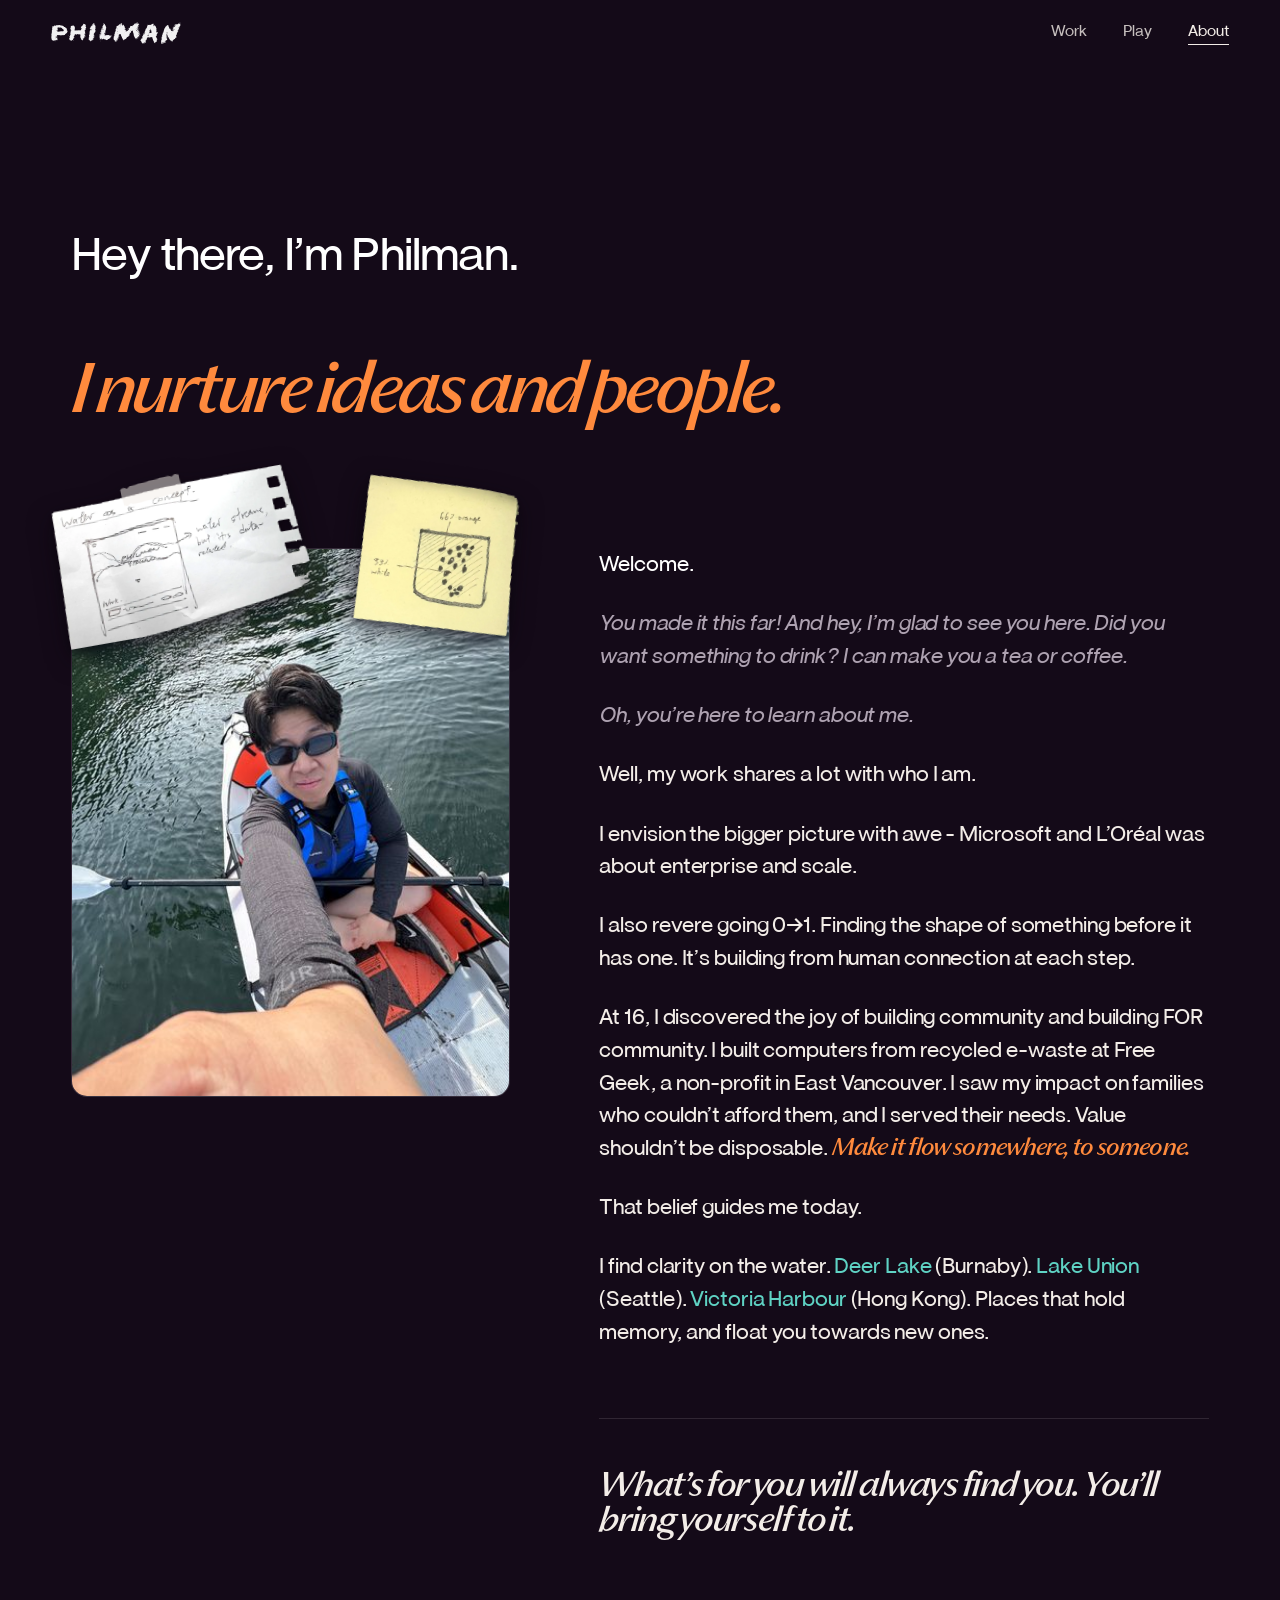
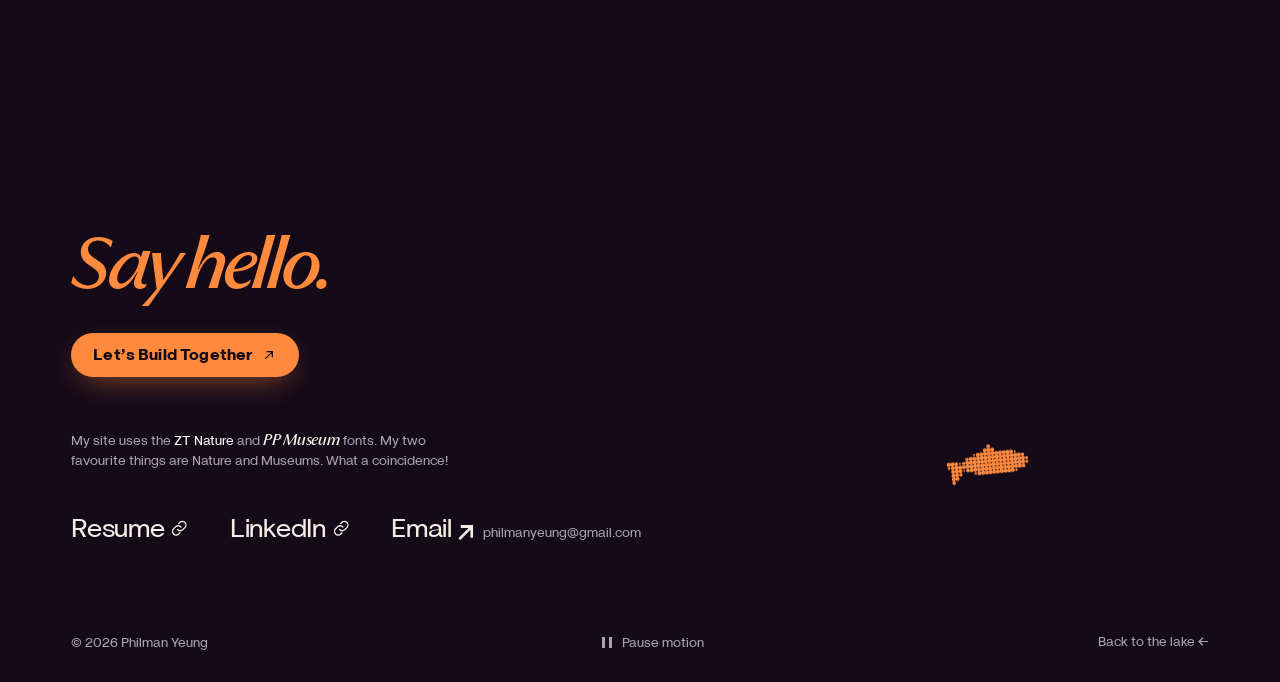
<file: about.html>
<!DOCTYPE html>
<html lang="en">
<head>
<meta charset="utf-8">
<meta name="viewport" content="width=device-width, initial-scale=1">
<meta name="theme-color" content="#140a18">
<title>About · Philman Yeung</title>
<meta name="description" content="a Product Manager that nurtures ideas and people">
<meta property="og:type" content="website">
<meta property="og:site_name" content="Philman Yeung">
<meta property="og:title" content="About · Philman Yeung">
<meta property="og:description" content="a Product Manager that nurtures ideas and people">
<meta name="twitter:card" content="summary">
<meta name="twitter:title" content="About · Philman Yeung">
<meta name="twitter:description" content="a Product Manager that nurtures ideas and people">
<script>try{var fl=null;try{fl=sessionStorage.getItem("flow")}catch(e){}if(!fl&&/^flow:/.test(window.name))fl=window.name.slice(5);if(fl&&window.name!=="peek"){window.__flow=fl;document.documentElement.className+=" flow-in";document.write('<style id="flow-cover">html.flow-in body>*:not(.flow-cv){transform:translateY(-12px)}html.flow-in body::before{content:"";position:fixed;inset:0;z-index:299;background:radial-gradient(circle,rgba(26,163,157,.42) 0 1.4px,transparent 1.9px) 0 0/14px 24.25px,radial-gradient(circle,rgba(26,163,157,.42) 0 1.4px,transparent 1.9px) 7px 12.12px/14px 24.25px,#140a18}</style>')}}catch(e){}</script>
<link rel="icon" href="favicon.svg" type="image/svg+xml">
<link rel="icon" href="favicon-32.png" sizes="32x32" type="image/png">
<link rel="apple-touch-icon" href="apple-touch-icon.png">
<link rel="preload" href="/fonts/ZTNature-Regular.woff2" as="font" type="font/woff2" crossorigin>
<link rel="preload" href="/fonts/PPMuseum-Italic.woff2" as="font" type="font/woff2" crossorigin>
<link rel="alternate" type="text/markdown" href="/llms.txt" title="Summary for AI assistants">
<script src="/motion.js"></script>
<link rel="stylesheet" href="/tokens.css">
<link rel="stylesheet" href="/styles.css">
<script src="/posthog.js"></script>
</head>
<body class="page-about">
<a class="skip" href="#story">Skip to the story</a>
<div id="progress" aria-hidden="true"></div>

<header class="nav">
  <a class="brand sig" href="/"><img src="/logo.svg" width="3029" height="513" alt="Philman Yeung"></a>
  <nav aria-label="Sections">
    <a href="/#work">Work</a>
    <a href="/#play">Play</a>
    <a href="/about" aria-current="page">About</a>
  </nav>
</header>

<main>
  <section class="ab-head wrap" aria-labelledby="ab-name">
    <h1 class="ab-name" id="ab-name" data-split>Hey there, I’m Philman.</h1>
    <p class="ab-claim" data-split><em>I nurture ideas and people.</em></p>
  </section>

  <section class="ab-body wrap" id="story" aria-label="About Philman">
    <figure class="portrait rv" id="portrait" data-src="about/portrait.jpg">
      <canvas id="portrait-dots" aria-hidden="true"></canvas>
      <button type="button" class="pnote pn-sketch" style="--i:0">
        <span class="pn-paper"><img src="/about/note-hero.webp" width="900" height="519" alt="" draggable="false"></span>
        <span class="pn-cap">The Hero Section of this Portfolio started as ultra lo-fi sketches.</span>
      </button>
      <button type="button" class="pnote pn-sticky" style="--i:1">
        <span class="pn-paper"><img src="/about/note-favicon.webp" width="640" height="589" alt="" draggable="false"></span>
        <span class="pn-cap">My Favicon as a sticky-note sketch.</span>
      </button>
      <figcaption class="portrait-note">Portrait coming soon</figcaption>
    </figure>

    <div class="ab-text">
      <p class="ab-welcome rv">Welcome.</p>
      <p class="ab-soft rv">You made it this far! And hey, I’m glad to see you here. Did you want something to drink? I can make you a tea or coffee.</p>
      <p class="ab-soft rv">Oh, you’re here to learn about me.</p>
      <p class="rv">Well, my work shares a lot with who I am.</p>
      <p class="rv">I envision the bigger picture with awe - Microsoft and L’Oréal was about enterprise and scale.</p>
      <p class="rv">I also revere going 0→1. Finding the shape of something before it has one. It’s building from human connection at each step.</p>
      <p class="rv">At 16, I discovered the joy of building community and building FOR community. I built computers from recycled e-waste at Free Geek, a non-profit in East Vancouver. I saw my impact on families who couldn’t afford them, and I served their needs. Value shouldn’t be disposable. <span class="flow">Make it flow somewhere, to someone.</span></p>
      <p class="rv">That belief guides me today.</p>
      <p class="rv">I find clarity on the water. <span class="ab-place">Deer Lake</span> (Burnaby). <span class="ab-place">Lake Union</span> (Seattle). <span class="ab-place">Victoria Harbour</span> (Hong Kong). Places that hold memory, and float you towards new ones.</p>
      <p class="ab-close rv">What’s for you will always find you. You’ll bring yourself to it.</p>
    </div>
  </section>

  <section class="section about ab-end" id="about" aria-labelledby="about-h">
    <canvas class="heron" id="heron" aria-hidden="true"></canvas>
    <button type="button" class="fish-bait" id="fish" aria-label="A fish swimming. Hover it, or press Enter, and a heron swoops down to catch it."></button>
    <div class="wrap">
      <h2 class="sec" id="about-h" data-split><em>Say hello.</em></h2>
      <a class="book say-book" id="book" href="https://calendly.com/philmanyeung/30min" target="_blank" rel="noopener" data-tip="Clicking will open a new tab for Philman’s Calend.ly">Let’s Build Together
        <svg viewBox="0 0 24 24" width="16" height="16" fill="none" stroke="currentColor" stroke-width="1.8" stroke-linecap="round" aria-hidden="true"><path d="M7 17L17 7M9 7h8v8"/></svg>
      </a>
      <p class="ab-fn">My site uses the <span class="fn-sans">ZT Nature</span> and <span class="fn-ser">PP Museum</span> fonts. My two favourite things are Nature and Museums. What a coincidence!</p>
      <ul class="links" id="links"></ul>
    </div>
  </section>
</main>

<footer class="foot wrap">
  <span id="copy"></span>
  <button type="button" class="ctl" data-motion-toggle aria-pressed="false"><span class="pz" aria-hidden="true"></span>Pause motion</button>
  <a href="/">Back to the lake <span aria-hidden="true">&larr;</span></a>
</footer>


<noscript><p class="wrap"><a href="/">Home</a> · <a href="https://www.linkedin.com/in/philmanyeung/">LinkedIn</a> · <a href="mailto:philmanyeung@gmail.com">philmanyeung@gmail.com</a></p></noscript>

<script src="flow.js"></script>
<script src="data.js"></script>
<script src="about.js"></script>
<script src="heron.js"></script>
</body>
</html>
</file>
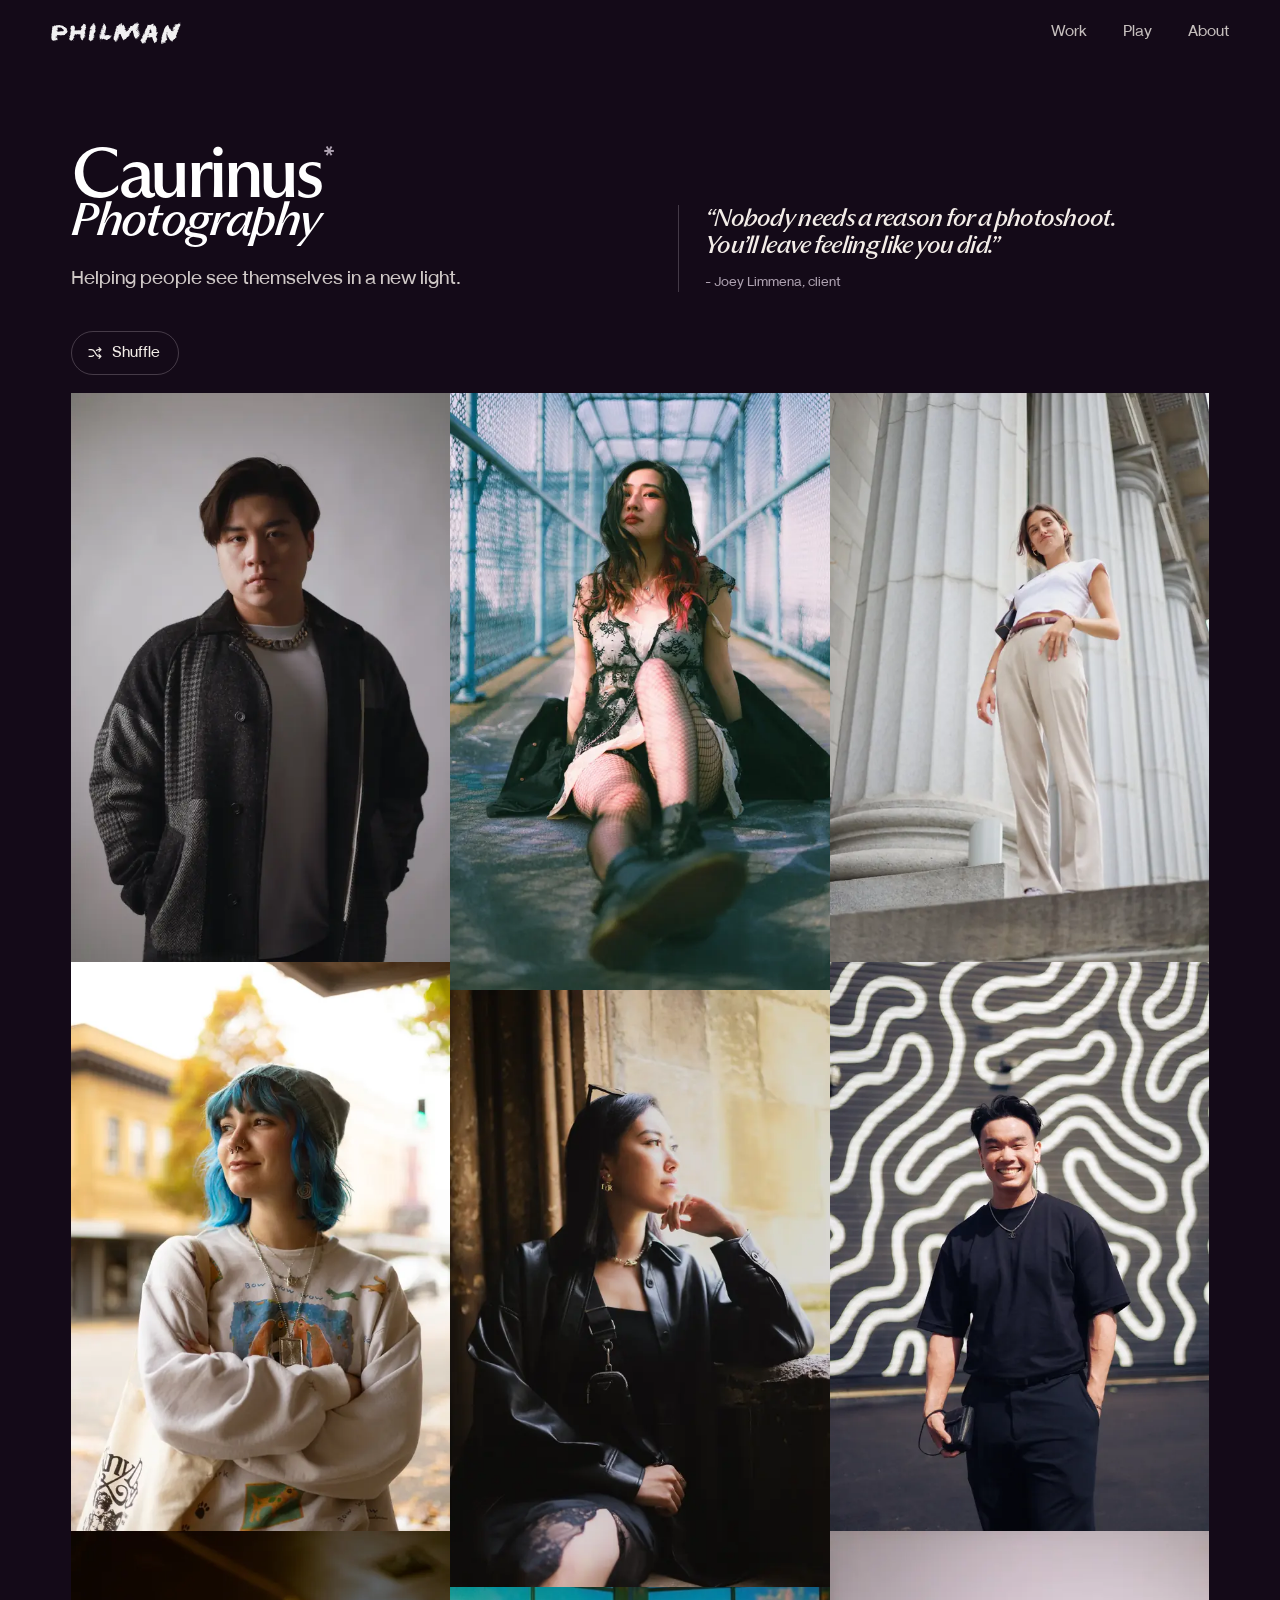
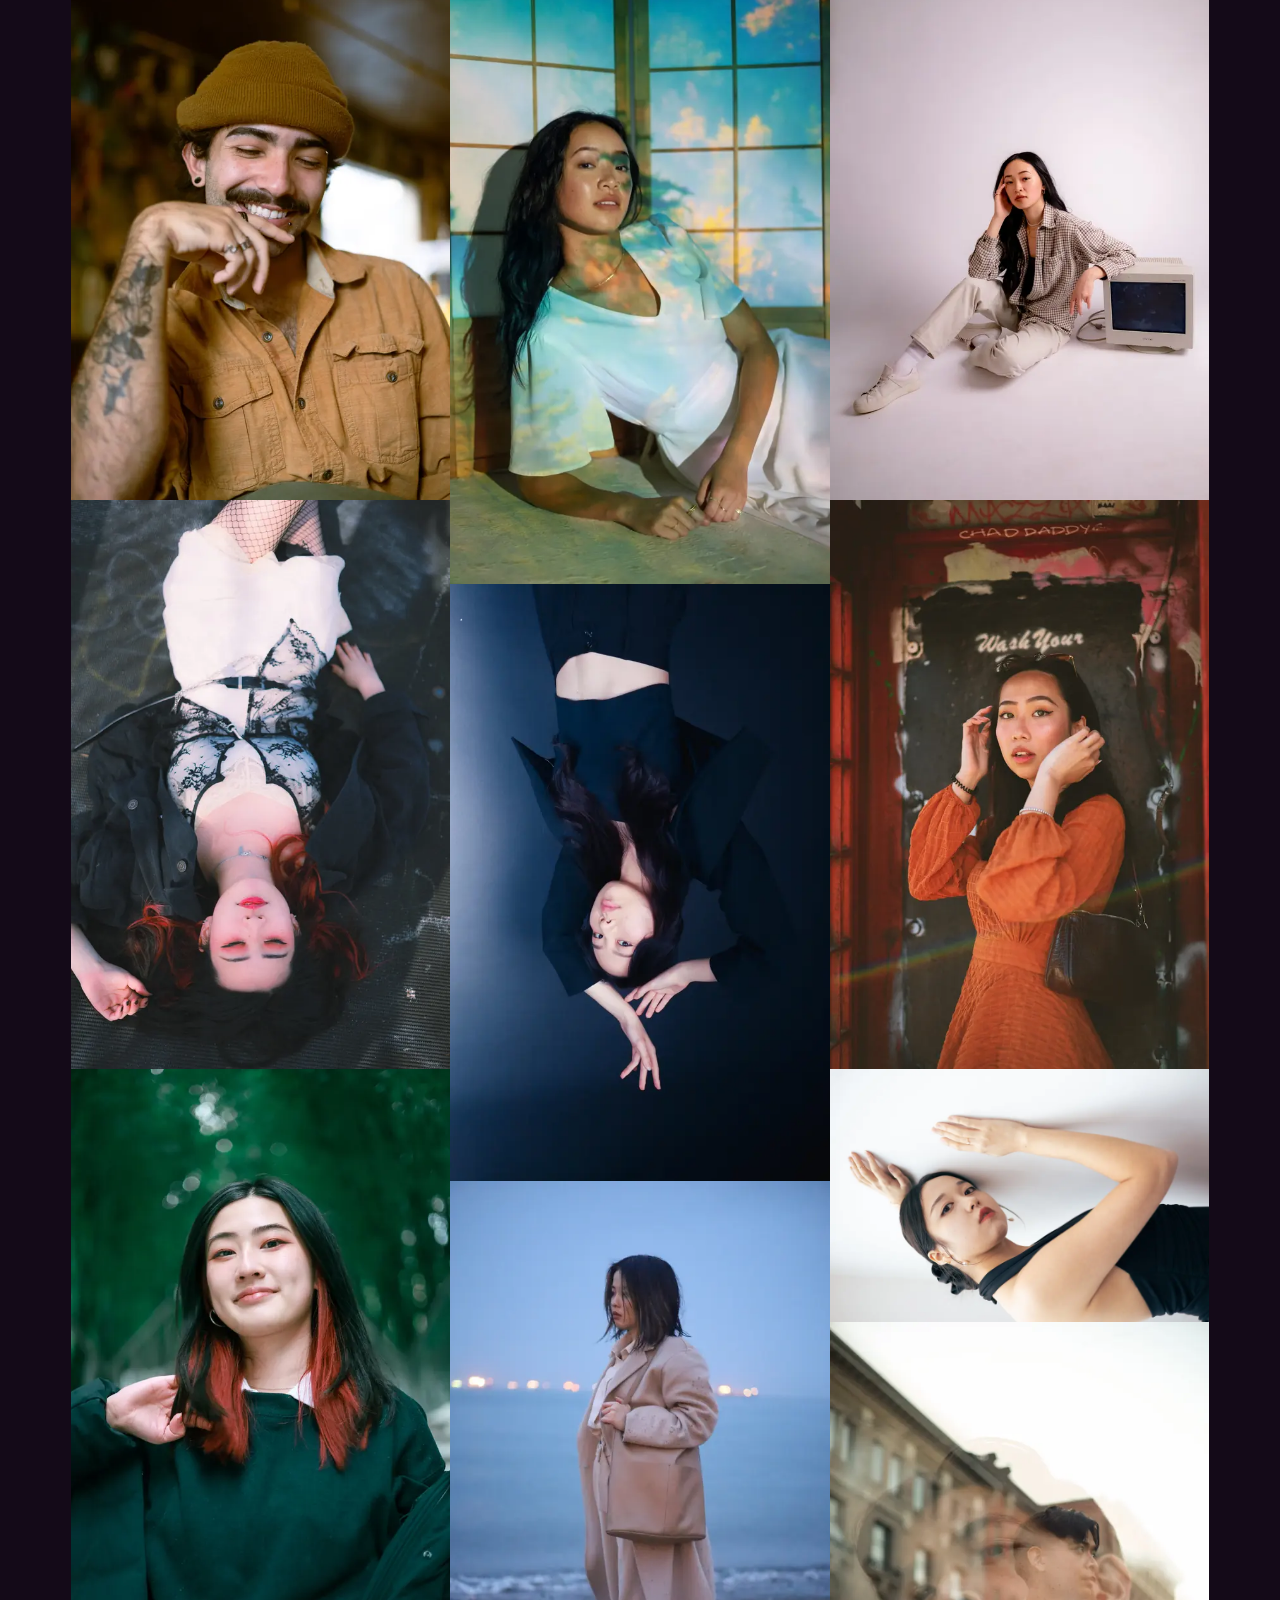
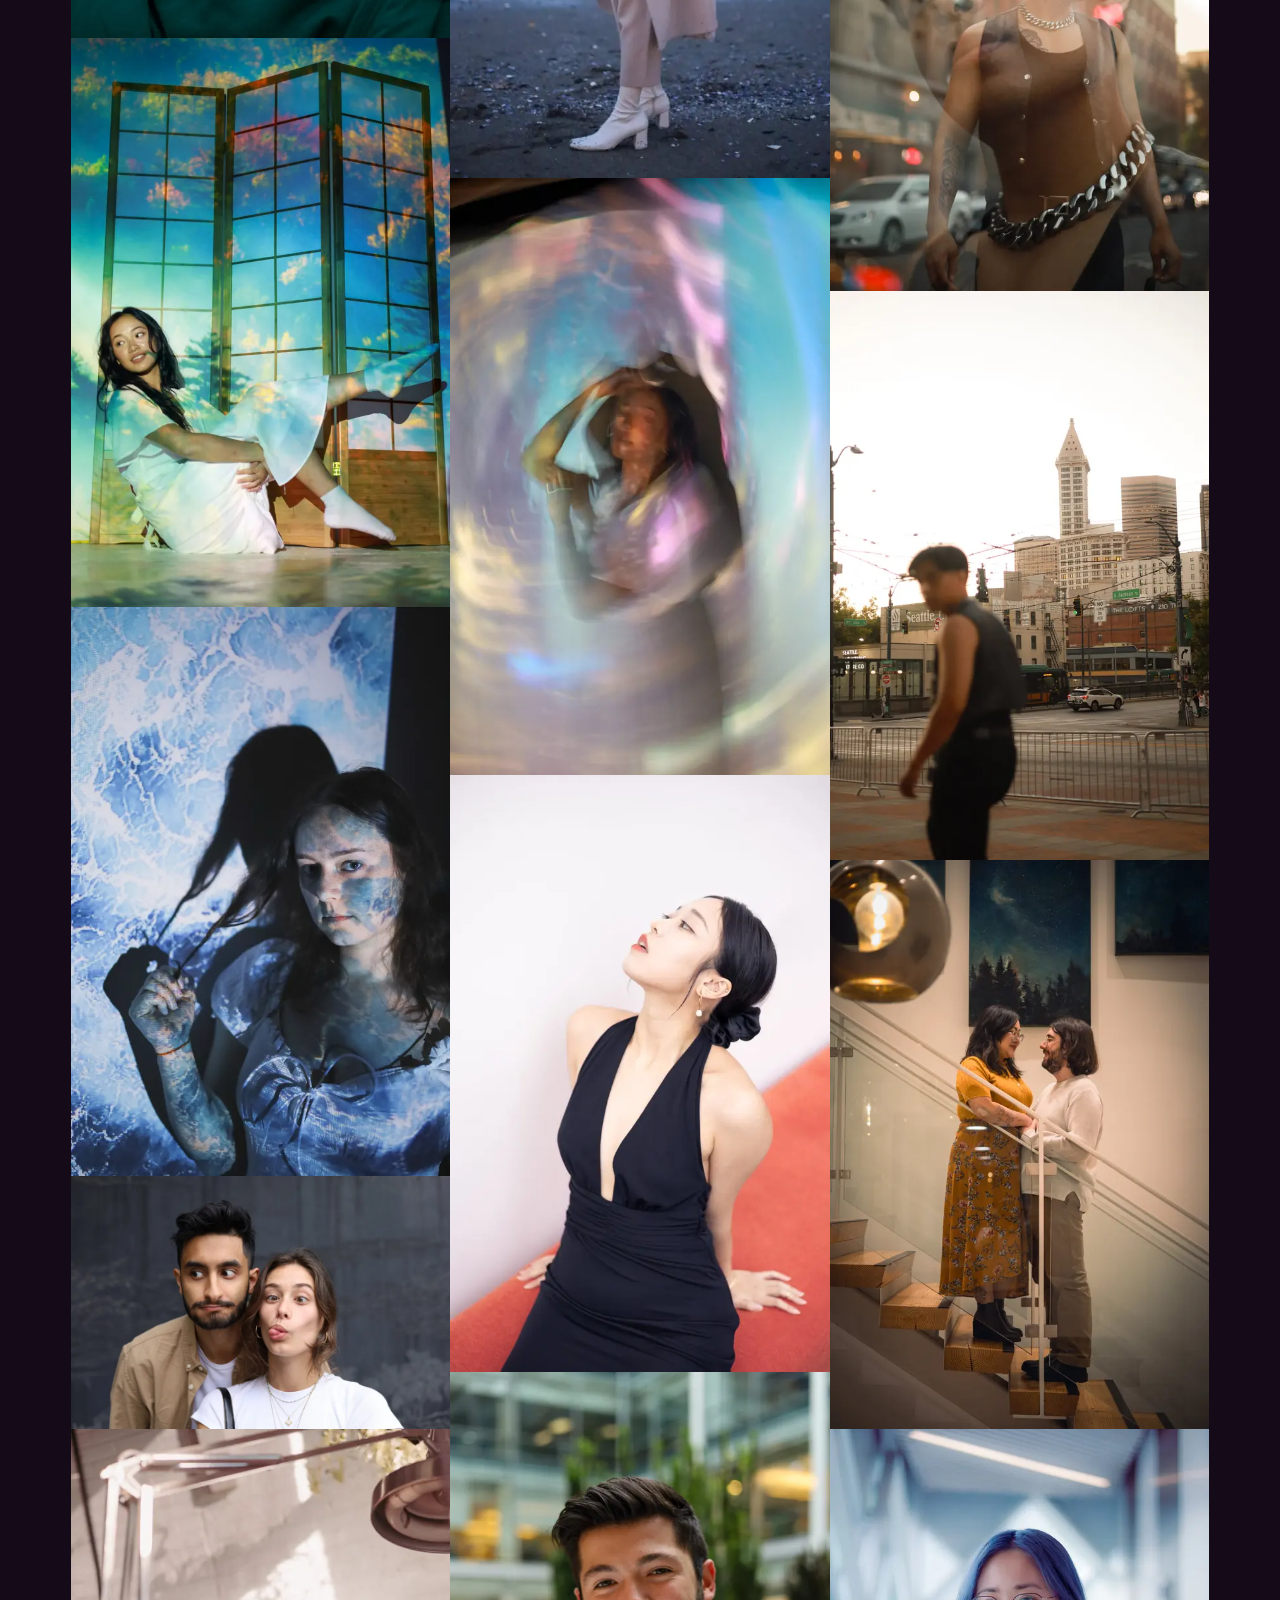
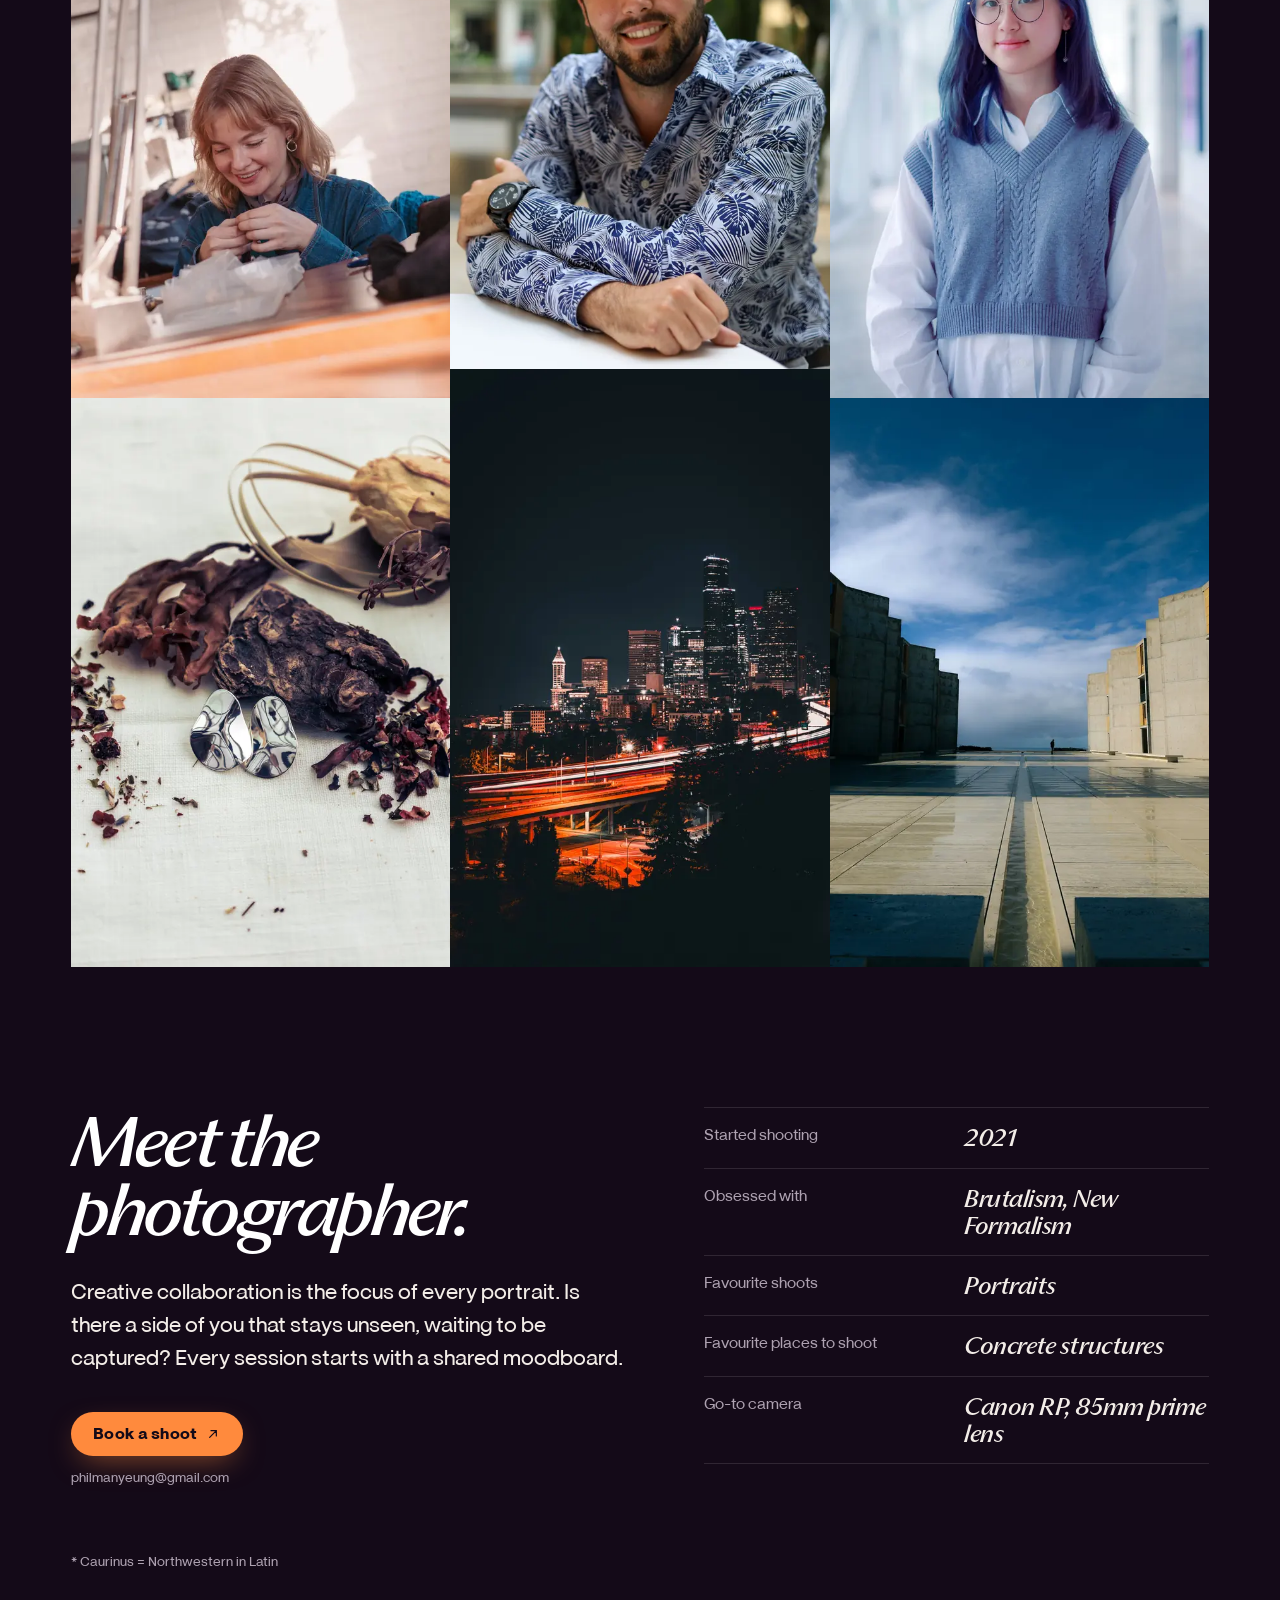
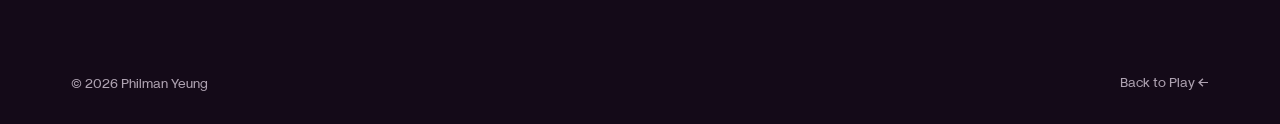
<file: photography.html>
<!DOCTYPE html>
<html lang="en">
<head>
<meta charset="utf-8">
<meta name="viewport" content="width=device-width, initial-scale=1">
<meta name="theme-color" content="#140a18">
<title>Caurinus Photography · Philman Yeung</title>
<meta name="description" content="Caurinus Photography: portraits by Philman Yeung. Helping people see themselves in a new light.">
<meta property="og:type" content="website">
<meta property="og:site_name" content="Philman Yeung">
<meta property="og:title" content="Caurinus Photography · Philman Yeung">
<meta property="og:description" content="Caurinus Photography: portraits by Philman Yeung. Helping people see themselves in a new light.">
<meta property="og:url" content="https://philmanyeung.com/photography">
<link rel="canonical" href="https://philmanyeung.com/photography">
<meta name="twitter:card" content="summary">
<script>try{var fl=null;try{fl=sessionStorage.getItem("flow")}catch(e){}if(!fl&&/^flow:/.test(window.name))fl=window.name.slice(5);if(fl&&window.name!=="peek"){window.__flow=fl;document.documentElement.className+=" flow-in";document.write('<style id="flow-cover">html.flow-in body>*:not(.flow-cv){transform:translateY(-12px)}html.flow-in body::before{content:"";position:fixed;inset:0;z-index:299;background:radial-gradient(circle,rgba(26,163,157,.42) 0 1.4px,transparent 1.9px) 0 0/14px 24.25px,radial-gradient(circle,rgba(26,163,157,.42) 0 1.4px,transparent 1.9px) 7px 12.12px/14px 24.25px,#140a18}</style>')}}catch(e){}</script>
<link rel="icon" href="/favicon.svg" type="image/svg+xml">
<link rel="icon" href="/favicon-32.png" sizes="32x32" type="image/png">
<link rel="apple-touch-icon" href="/apple-touch-icon.png">
<link rel="preload" href="/fonts/ZTNature-Regular.woff2" as="font" type="font/woff2" crossorigin>
<link rel="preload" href="/fonts/PPMuseum-Italic.woff2" as="font" type="font/woff2" crossorigin>
<link rel="alternate" type="text/markdown" href="/llms.txt" title="Summary for AI assistants">
<link rel="stylesheet" href="/tokens.css">
<link rel="stylesheet" href="/styles.css">
<script src="/posthog.js"></script>
</head>
<body class="page-photo">
<a class="skip" href="#gallery">Skip to the photos</a>
<div id="progress" aria-hidden="true"></div>

<header class="nav">
  <a class="brand sig" href="/"><img src="/logo.svg" width="3029" height="513" alt="Philman Yeung"></a>
  <nav aria-label="Sections">
    <a href="/#work">Work</a>
    <a href="/#play">Play</a>
    <a href="/about">About</a>
  </nav>
</header>

<main>
  <section class="ph-head wrap" aria-labelledby="ph-title">
    <h1 class="ph-lockup rv" id="ph-title">
      <span class="lk-a">Caurinus<a class="lk-fn" href="#fn-caurinus" aria-label="footnote">*</a></span>
      <span class="lk-b"> Photography</span>
    </h1>
    <p class="ph-lede rv">Helping people see themselves in a new light.</p>
    <blockquote class="ph-quote rv">
      <p>“Nobody needs a reason for a photoshoot. You’ll leave feeling like you did.”</p>
      <footer>Joey Limmena, client</footer>
    </blockquote>
  </section>

  <section class="ph-gallery wrap" id="gallery" aria-label="Portfolio, 29 photos">
    <div class="ph-tools">
      <button type="button" class="ph-shuffle" id="ph-shuffle" aria-controls="ph-grid">
        <svg viewBox="0 0 24 24" width="16" height="16" fill="none" stroke="currentColor" stroke-width="1.7" stroke-linecap="round" stroke-linejoin="round" aria-hidden="true"><path d="M3 7h3.5c2.2 0 3.6 1 4.8 2.9l2.4 4.2c1.2 1.9 2.6 2.9 4.8 2.9H21M3 17h3.5c1.4 0 2.5-.4 3.4-1.2M14.1 8.2c.9-.8 2-1.2 3.4-1.2H21M18 4l3 3-3 3M18 14l3 3-3 3"/></svg>
        <span>Shuffle</span>
      </button>
      <p class="ph-status" id="ph-status" aria-live="polite"></p>
    </div>
    <ul class="ph-grid" id="ph-grid" role="list">
      <li class="ph-item rv" style="--ar:0.6665" data-k="p07"><button type="button" class="ph-open" data-full="/photos/p07-lg.webp" data-w="1333" data-h="2000" aria-label="Open photo: Studio portrait in a patchwork wool coat and chain necklace"><img src="/photos/p07-sm.webp" width="600" height="900" alt="Studio portrait in a patchwork wool coat and chain necklace" loading="eager" decoding="async"></button></li>
      <li class="ph-item rv" style="--ar:0.6665" data-k="p21"><button type="button" class="ph-open" data-full="/photos/p21-lg.webp" data-w="1333" data-h="2000" aria-label="Open photo: Portrait seated in a caged pedestrian bridge, boot toward the lens"><img src="/photos/p21-sm.webp" width="600" height="900" alt="Portrait seated in a caged pedestrian bridge, boot toward the lens" loading="eager" decoding="async"></button></li>
      <li class="ph-item rv" style="--ar:0.6665" data-k="p16"><button type="button" class="ph-open" data-full="/photos/p16-lg.webp" data-w="1333" data-h="2000" aria-label="Open photo: Low-angle portrait between towering fluted stone columns"><img src="/photos/p16-sm.webp" width="600" height="900" alt="Low-angle portrait between towering fluted stone columns" loading="eager" decoding="async"></button></li>
      <li class="ph-item rv" style="--ar:0.6665" data-k="p14"><button type="button" class="ph-open" data-full="/photos/p14-lg.webp" data-w="1333" data-h="2000" aria-label="Open photo: Portrait with blue hair and a knit beanie on an autumn street"><img src="/photos/p14-sm.webp" width="600" height="900" alt="Portrait with blue hair and a knit beanie on an autumn street" loading="eager" decoding="async"></button></li>
      <li class="ph-item rv" style="--ar:0.6665" data-k="p15"><button type="button" class="ph-open" data-full="/photos/p15-lg.webp" data-w="1333" data-h="2000" aria-label="Open photo: Portrait in a leather jacket by a sunlit stone window"><img src="/photos/p15-sm.webp" width="600" height="900" alt="Portrait in a leather jacket by a sunlit stone window" loading="eager" decoding="async"></button></li>
      <li class="ph-item rv" style="--ar:0.6665" data-k="p26"><button type="button" class="ph-open" data-full="/photos/p26-lg.webp" data-w="1333" data-h="2000" aria-label="Open photo: Smiling portrait in black against a wavy black-and-white mural"><img src="/photos/p26-sm.webp" width="600" height="900" alt="Smiling portrait in black against a wavy black-and-white mural" loading="eager" decoding="async"></button></li>
      <li class="ph-item rv" style="--ar:0.6665" data-k="p12"><button type="button" class="ph-open" data-full="/photos/p12-lg.webp" data-w="1333" data-h="2000" aria-label="Open photo: Laughing portrait in a mustard beanie and work shirt"><img src="/photos/p12-sm.webp" width="600" height="900" alt="Laughing portrait in a mustard beanie and work shirt" loading="lazy" decoding="async"></button></li>
      <li class="ph-item rv" style="--ar:0.6665" data-k="p27"><button type="button" class="ph-open" data-full="/photos/p27-lg.webp" data-w="1333" data-h="2000" aria-label="Open photo: Portrait reclining against shoji screens in projected clouds"><img src="/photos/p27-sm.webp" width="600" height="900" alt="Portrait reclining against shoji screens in projected clouds" loading="lazy" decoding="async"></button></li>
      <li class="ph-item rv" style="--ar:0.6665" data-k="p05"><button type="button" class="ph-open" data-full="/photos/p05-lg.webp" data-w="1333" data-h="2000" aria-label="Open photo: Studio portrait seated on the floor beside a vintage CRT monitor"><img src="/photos/p05-sm.webp" width="600" height="900" alt="Studio portrait seated on the floor beside a vintage CRT monitor" loading="lazy" decoding="async"></button></li>
      <li class="ph-item rv" style="--ar:0.6665" data-k="p22"><button type="button" class="ph-open" data-full="/photos/p22-lg.webp" data-w="1333" data-h="2000" aria-label="Open photo: Overhead portrait lying on asphalt in a lace dress"><img src="/photos/p22-sm.webp" width="600" height="900" alt="Overhead portrait lying on asphalt in a lace dress" loading="lazy" decoding="async"></button></li>
      <li class="ph-item rv" style="--ar:0.6665" data-k="p20"><button type="button" class="ph-open" data-full="/photos/p20-lg.webp" data-w="1333" data-h="2000" aria-label="Open photo: Upside-down studio portrait in black against a blue gradient"><img src="/photos/p20-sm.webp" width="600" height="900" alt="Upside-down studio portrait in black against a blue gradient" loading="lazy" decoding="async"></button></li>
      <li class="ph-item rv" style="--ar:0.6665" data-k="p08"><button type="button" class="ph-open" data-full="/photos/p08-lg.webp" data-w="1333" data-h="2000" aria-label="Open photo: Portrait in an orange dress against a graffiti-covered red wall"><img src="/photos/p08-sm.webp" width="600" height="900" alt="Portrait in an orange dress against a graffiti-covered red wall" loading="lazy" decoding="async"></button></li>
      <li class="ph-item rv" style="--ar:0.6665" data-k="p13"><button type="button" class="ph-open" data-full="/photos/p13-lg.webp" data-w="1333" data-h="2000" aria-label="Open photo: Portrait with red-tipped hair in a green bamboo grove"><img src="/photos/p13-sm.webp" width="600" height="900" alt="Portrait with red-tipped hair in a green bamboo grove" loading="lazy" decoding="async"></button></li>
      <li class="ph-item rv" style="--ar:0.6665" data-k="p23"><button type="button" class="ph-open" data-full="/photos/p23-lg.webp" data-w="1333" data-h="2000" aria-label="Open photo: Portrait in a camel coat on a beach at blue hour"><img src="/photos/p23-sm.webp" width="600" height="900" alt="Portrait in a camel coat on a beach at blue hour" loading="lazy" decoding="async"></button></li>
      <li class="ph-item rv" style="--ar:1.5003" data-k="p03"><button type="button" class="ph-open" data-full="/photos/p03-lg.webp" data-w="2000" data-h="1333" aria-label="Open photo: Portrait in a black dress, hands pressed to a white wall, shot sideways"><img src="/photos/p03-sm.webp" width="900" height="600" alt="Portrait in a black dress, hands pressed to a white wall, shot sideways" loading="lazy" decoding="async"></button></li>
      <li class="ph-item rv" style="--ar:0.6665" data-k="p01"><button type="button" class="ph-open" data-full="/photos/p01-lg.webp" data-w="1333" data-h="2000" aria-label="Open photo: Double-exposure street portrait with a chain belt"><img src="/photos/p01-sm.webp" width="600" height="900" alt="Double-exposure street portrait with a chain belt" loading="lazy" decoding="async"></button></li>
      <li class="ph-item rv" style="--ar:0.6665" data-k="p10"><button type="button" class="ph-open" data-full="/photos/p10-lg.webp" data-w="1333" data-h="2000" aria-label="Open photo: Portrait seated before shoji screens washed in a projected sky"><img src="/photos/p10-sm.webp" width="600" height="900" alt="Portrait seated before shoji screens washed in a projected sky" loading="lazy" decoding="async"></button></li>
      <li class="ph-item rv" style="--ar:0.6665" data-k="p09"><button type="button" class="ph-open" data-full="/photos/p09-lg.webp" data-w="1333" data-h="2000" aria-label="Open photo: Long-exposure portrait swirled in iridescent light"><img src="/photos/p09-sm.webp" width="600" height="900" alt="Long-exposure portrait swirled in iridescent light" loading="lazy" decoding="async"></button></li>
      <li class="ph-item rv" style="--ar:0.6665" data-k="p25"><button type="button" class="ph-open" data-full="/photos/p25-lg.webp" data-w="1333" data-h="2000" aria-label="Open photo: Motion-blurred figure in front of Seattle's Smith Tower at dusk"><img src="/photos/p25-sm.webp" width="600" height="900" alt="Motion-blurred figure in front of Seattle's Smith Tower at dusk" loading="lazy" decoding="async"></button></li>
      <li class="ph-item rv" style="--ar:0.6665" data-k="p11"><button type="button" class="ph-open" data-full="/photos/p11-lg.webp" data-w="1333" data-h="2000" aria-label="Open photo: Portrait under a projection of rolling ocean water"><img src="/photos/p11-sm.webp" width="600" height="900" alt="Portrait under a projection of rolling ocean water" loading="lazy" decoding="async"></button></li>
      <li class="ph-item rv" style="--ar:0.6665" data-k="p24"><button type="button" class="ph-open" data-full="/photos/p24-lg.webp" data-w="1333" data-h="2000" aria-label="Open photo: Portrait in a black halter dress on a coral bench, looking up"><img src="/photos/p24-sm.webp" width="600" height="900" alt="Portrait in a black halter dress on a coral bench, looking up" loading="lazy" decoding="async"></button></li>
      <li class="ph-item rv" style="--ar:0.6665" data-k="p28"><button type="button" class="ph-open" data-full="/photos/p28-lg.webp" data-w="1333" data-h="2000" aria-label="Open photo: Couple on a floating staircase beneath starry night paintings"><img src="/photos/p28-sm.webp" width="600" height="900" alt="Couple on a floating staircase beneath starry night paintings" loading="lazy" decoding="async"></button></li>
      <li class="ph-item rv" style="--ar:1.5003" data-k="p06"><button type="button" class="ph-open" data-full="/photos/p06-lg.webp" data-w="2000" data-h="1333" aria-label="Open photo: Two friends pulling silly faces against a dark mural"><img src="/photos/p06-sm.webp" width="900" height="600" alt="Two friends pulling silly faces against a dark mural" loading="lazy" decoding="async"></button></li>
      <li class="ph-item rv" style="--ar:0.6665" data-k="p17"><button type="button" class="ph-open" data-full="/photos/p17-lg.webp" data-w="1333" data-h="2000" aria-label="Open photo: Smiling portrait in a palm-print shirt in a glass atrium"><img src="/photos/p17-sm.webp" width="600" height="900" alt="Smiling portrait in a palm-print shirt in a glass atrium" loading="lazy" decoding="async"></button></li>
      <li class="ph-item rv" style="--ar:0.6665" data-k="p18"><button type="button" class="ph-open" data-full="/photos/p18-lg.webp" data-w="1333" data-h="2000" aria-label="Open photo: A jeweller smiling at her workbench under a desk lamp"><img src="/photos/p18-sm.webp" width="600" height="900" alt="A jeweller smiling at her workbench under a desk lamp" loading="lazy" decoding="async"></button></li>
      <li class="ph-item rv" style="--ar:0.6665" data-k="p19"><button type="button" class="ph-open" data-full="/photos/p19-lg.webp" data-w="1333" data-h="2000" aria-label="Open photo: Portrait with blue hair and glasses in a bright glass corridor"><img src="/photos/p19-sm.webp" width="600" height="900" alt="Portrait with blue hair and glasses in a bright glass corridor" loading="lazy" decoding="async"></button></li>
      <li class="ph-item rv" style="--ar:0.6665" data-k="p02"><button type="button" class="ph-open" data-full="/photos/p02-lg.webp" data-w="1333" data-h="2000" aria-label="Open photo: Seattle skyline at night, with light trails on the freeway below"><img src="/photos/p02-sm.webp" width="600" height="900" alt="Seattle skyline at night, with light trails on the freeway below" loading="lazy" decoding="async"></button></li>
      <li class="ph-item rv" style="--ar:0.6665" data-k="p04"><button type="button" class="ph-open" data-full="/photos/p04-lg.webp" data-w="1333" data-h="2000" aria-label="Open photo: Still life of silver earrings among dried flowers and tea"><img src="/photos/p04-sm.webp" width="600" height="900" alt="Still life of silver earrings among dried flowers and tea" loading="lazy" decoding="async"></button></li>
      <li class="ph-item rv" style="--ar:0.6665" data-k="p29"><button type="button" class="ph-open" data-full="/photos/p29-lg.webp" data-w="1333" data-h="2000" aria-label="Open photo: Concrete courtyard with a water channel running out toward the ocean"><img src="/photos/p29-sm.webp" width="600" height="900" alt="Concrete courtyard with a water channel running out toward the ocean" loading="lazy" decoding="async"></button></li>
    </ul>
  </section>

  <section class="ph-about wrap" aria-labelledby="ph-about-h">
    <div class="ph-about-text">
      <h2 class="ph-h2" id="ph-about-h" data-split><em>Meet the photographer.</em></h2>
      <p class="rv">Creative collaboration is the focus of every portrait. Is there a side of you that stays unseen, waiting to be captured? Every session starts with a shared moodboard.</p>
      <a class="book" href="mailto:philmanyeung@gmail.com?subject=Photoshoot" data-tip="Opens your email app">Book a shoot
        <svg viewBox="0 0 24 24" width="16" height="16" fill="none" stroke="currentColor" stroke-width="1.8" stroke-linecap="round" aria-hidden="true"><path d="M7 17L17 7M9 7h8v8"/></svg>
      </a>
      <p class="ph-mail">philmanyeung@gmail.com</p>
    </div>
    <dl class="ph-facts rv">
      <div><dt>Started shooting</dt><dd>2021</dd></div>
      <div><dt>Obsessed with</dt><dd>Brutalism, New Formalism</dd></div>
      <div><dt>Favourite shoots</dt><dd>Portraits</dd></div>
      <div><dt>Favourite places to shoot</dt><dd>Concrete structures</dd></div>
      <div><dt>Go-to camera</dt><dd>Canon RP, 85mm prime lens</dd></div>
    </dl>
  </section>

  <p class="ph-fn wrap" id="fn-caurinus"><span aria-hidden="true">*</span> Caurinus = Northwestern in Latin</p>
</main>

<footer class="foot wrap">
  <span id="copy"></span>
  <a href="/#play">Back to Play <span aria-hidden="true">&larr;</span></a>
</footer>

<dialog class="lb" id="lb" aria-label="Photo viewer">
  <figure class="lb-fig"><img id="lb-img" alt=""></figure>
  <button type="button" class="lb-btn lb-x" id="lb-x" aria-label="Close"><svg viewBox="0 0 24 24" width="22" height="22" fill="none" stroke="currentColor" stroke-width="1.6" stroke-linecap="round" aria-hidden="true"><path d="M6 6l12 12M18 6L6 18"/></svg></button>
  <button type="button" class="lb-btn lb-prev" id="lb-prev" aria-label="Previous photo"><svg viewBox="0 0 24 24" width="24" height="24" fill="none" stroke="currentColor" stroke-width="1.6" stroke-linecap="round" stroke-linejoin="round" aria-hidden="true"><path d="M15 5l-7 7 7 7"/></svg></button>
  <button type="button" class="lb-btn lb-next" id="lb-next" aria-label="Next photo"><svg viewBox="0 0 24 24" width="24" height="24" fill="none" stroke="currentColor" stroke-width="1.6" stroke-linecap="round" stroke-linejoin="round" aria-hidden="true"><path d="M9 5l7 7-7 7"/></svg></button>
  <p class="lb-count" id="lb-count" aria-live="polite"></p>
</dialog>

<noscript><style>.rv,.split .w>span{opacity:1!important;transform:none!important;filter:none!important}</style></noscript>
<script src="/flow.js"></script>
<script src="/photography.js"></script>
</body>
</html>
</file>
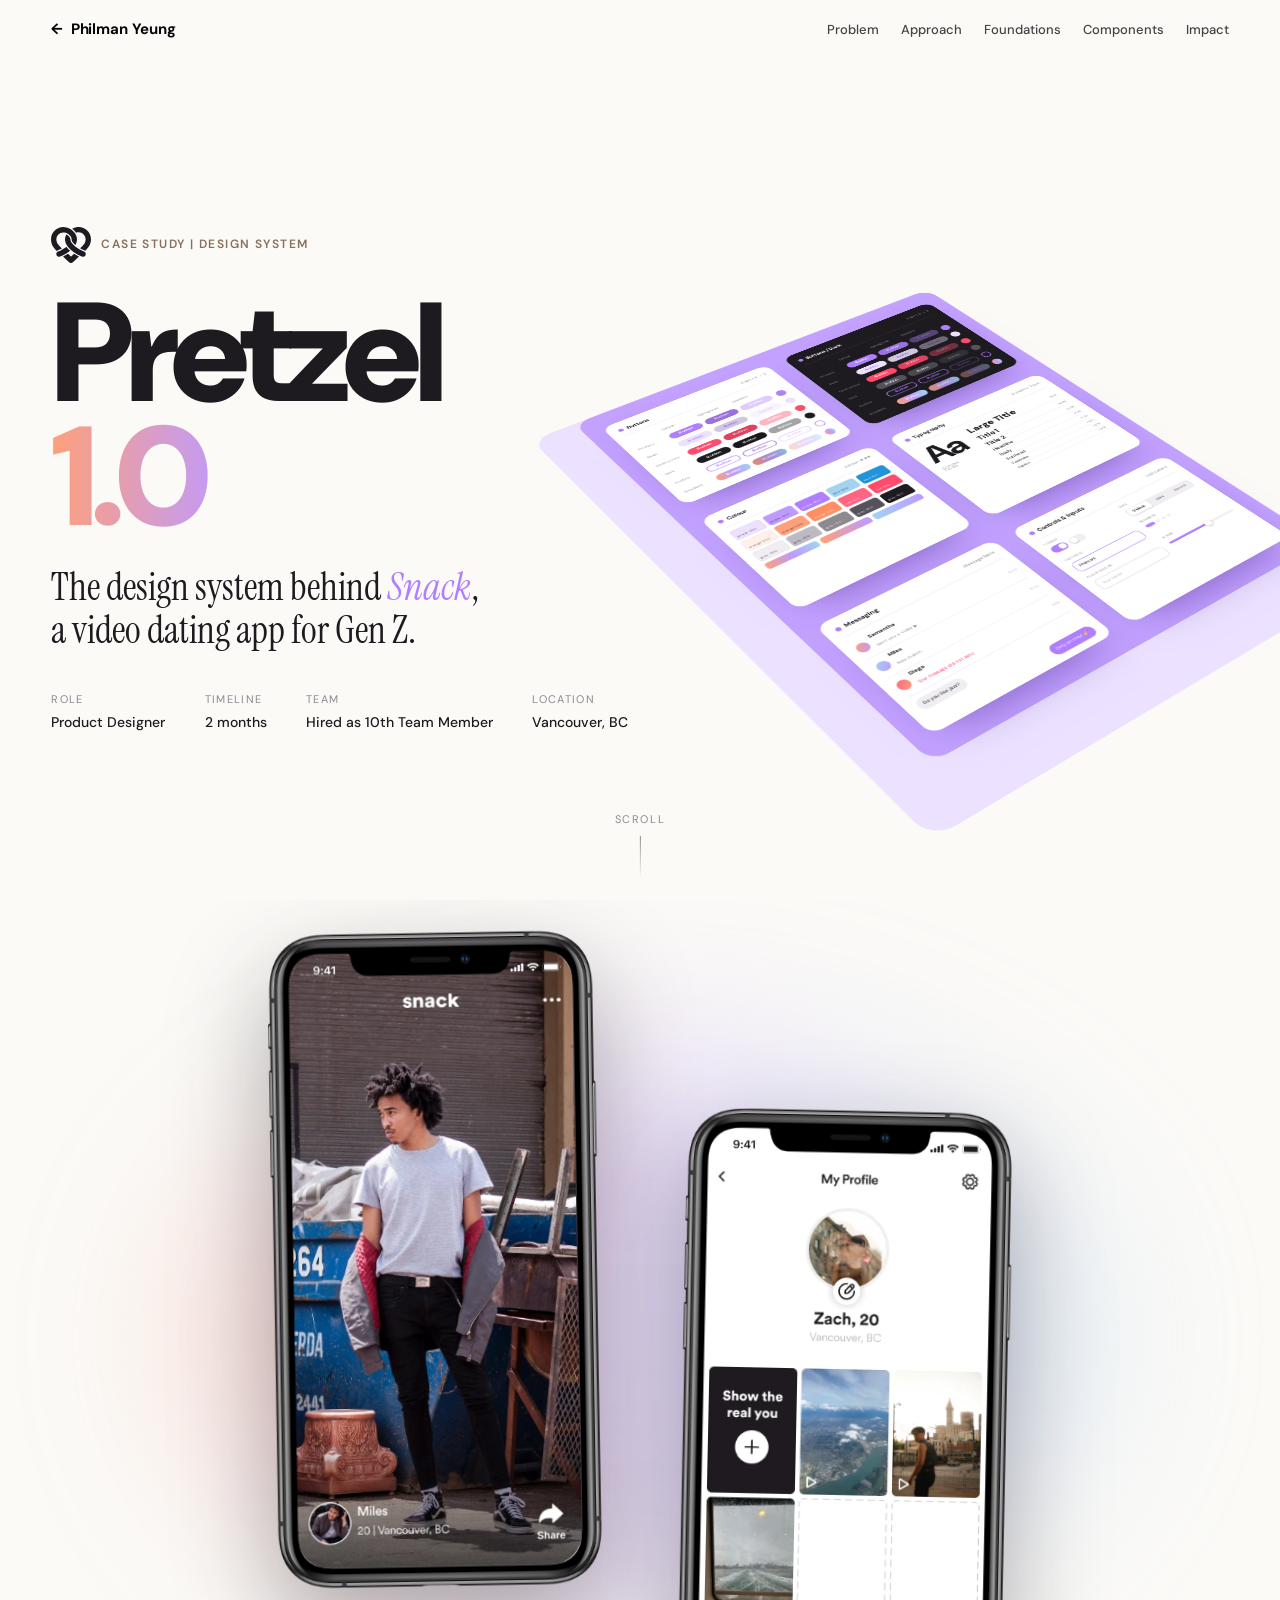
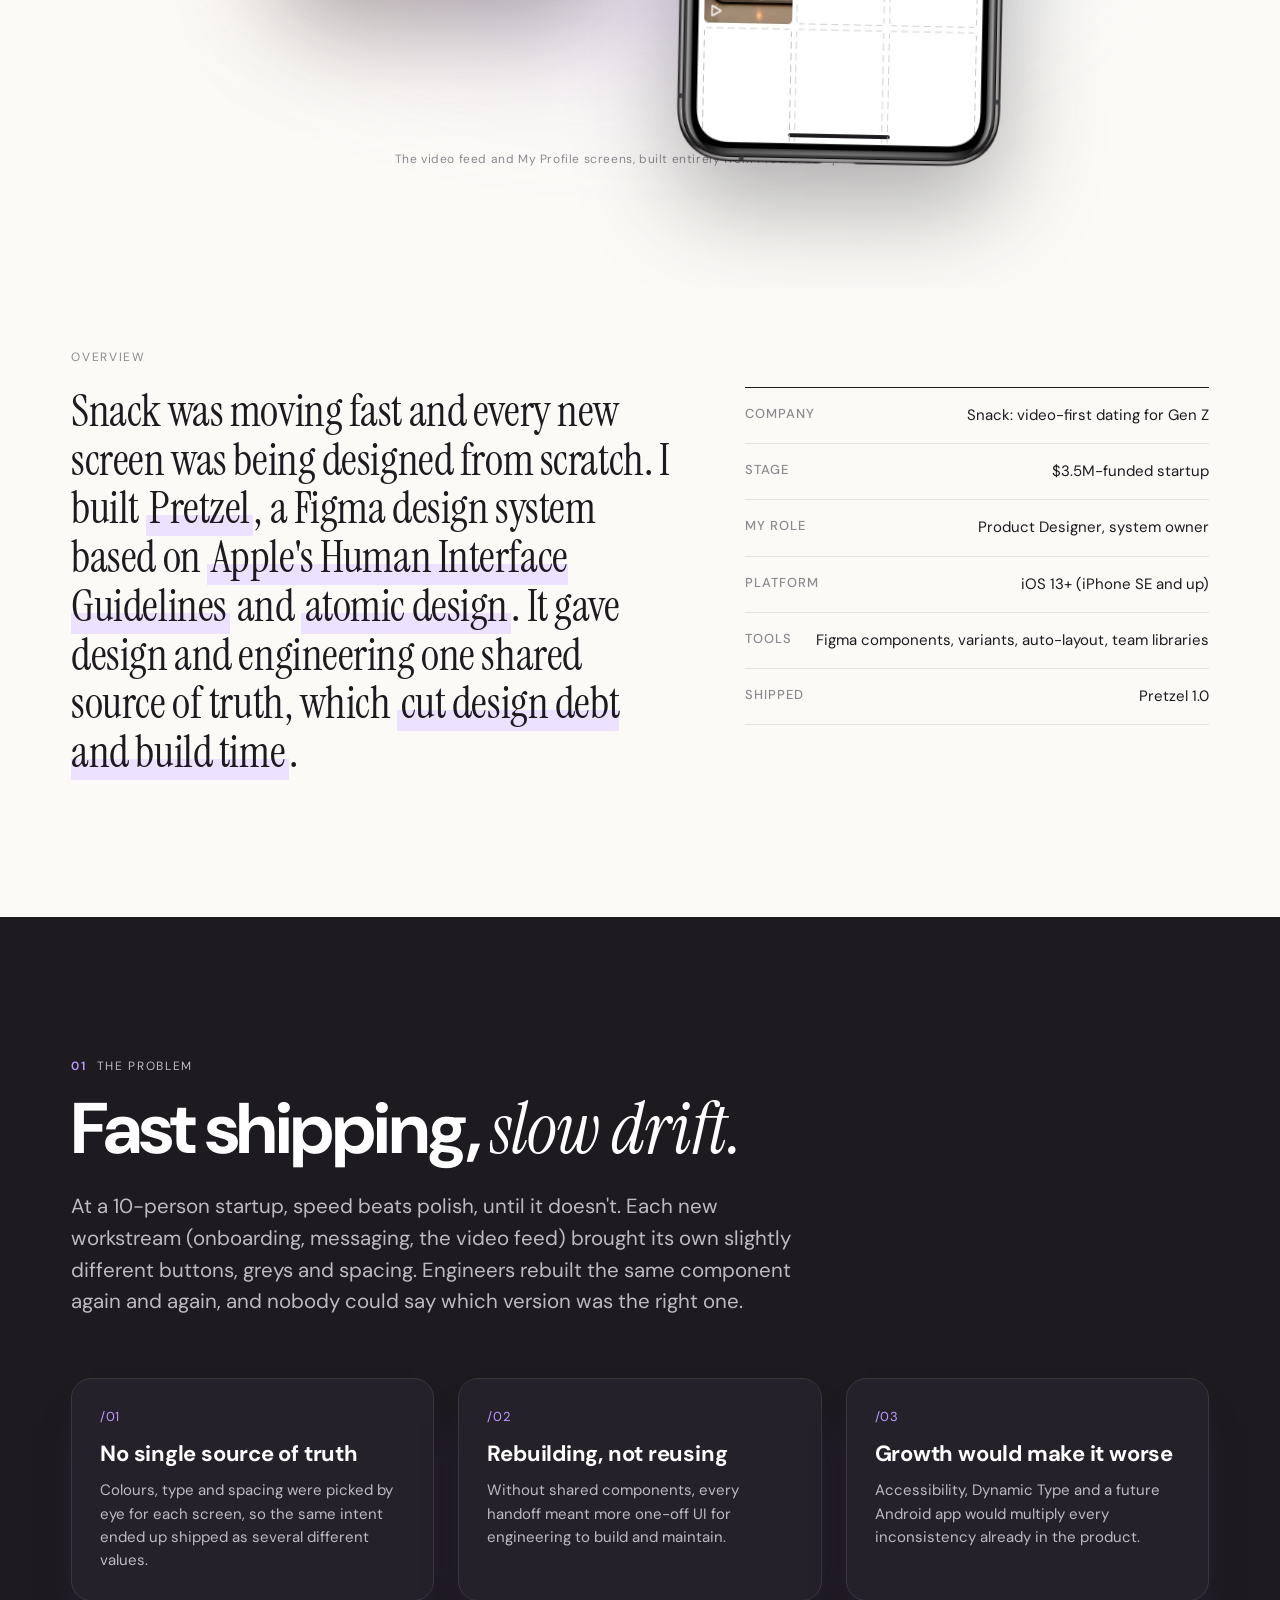
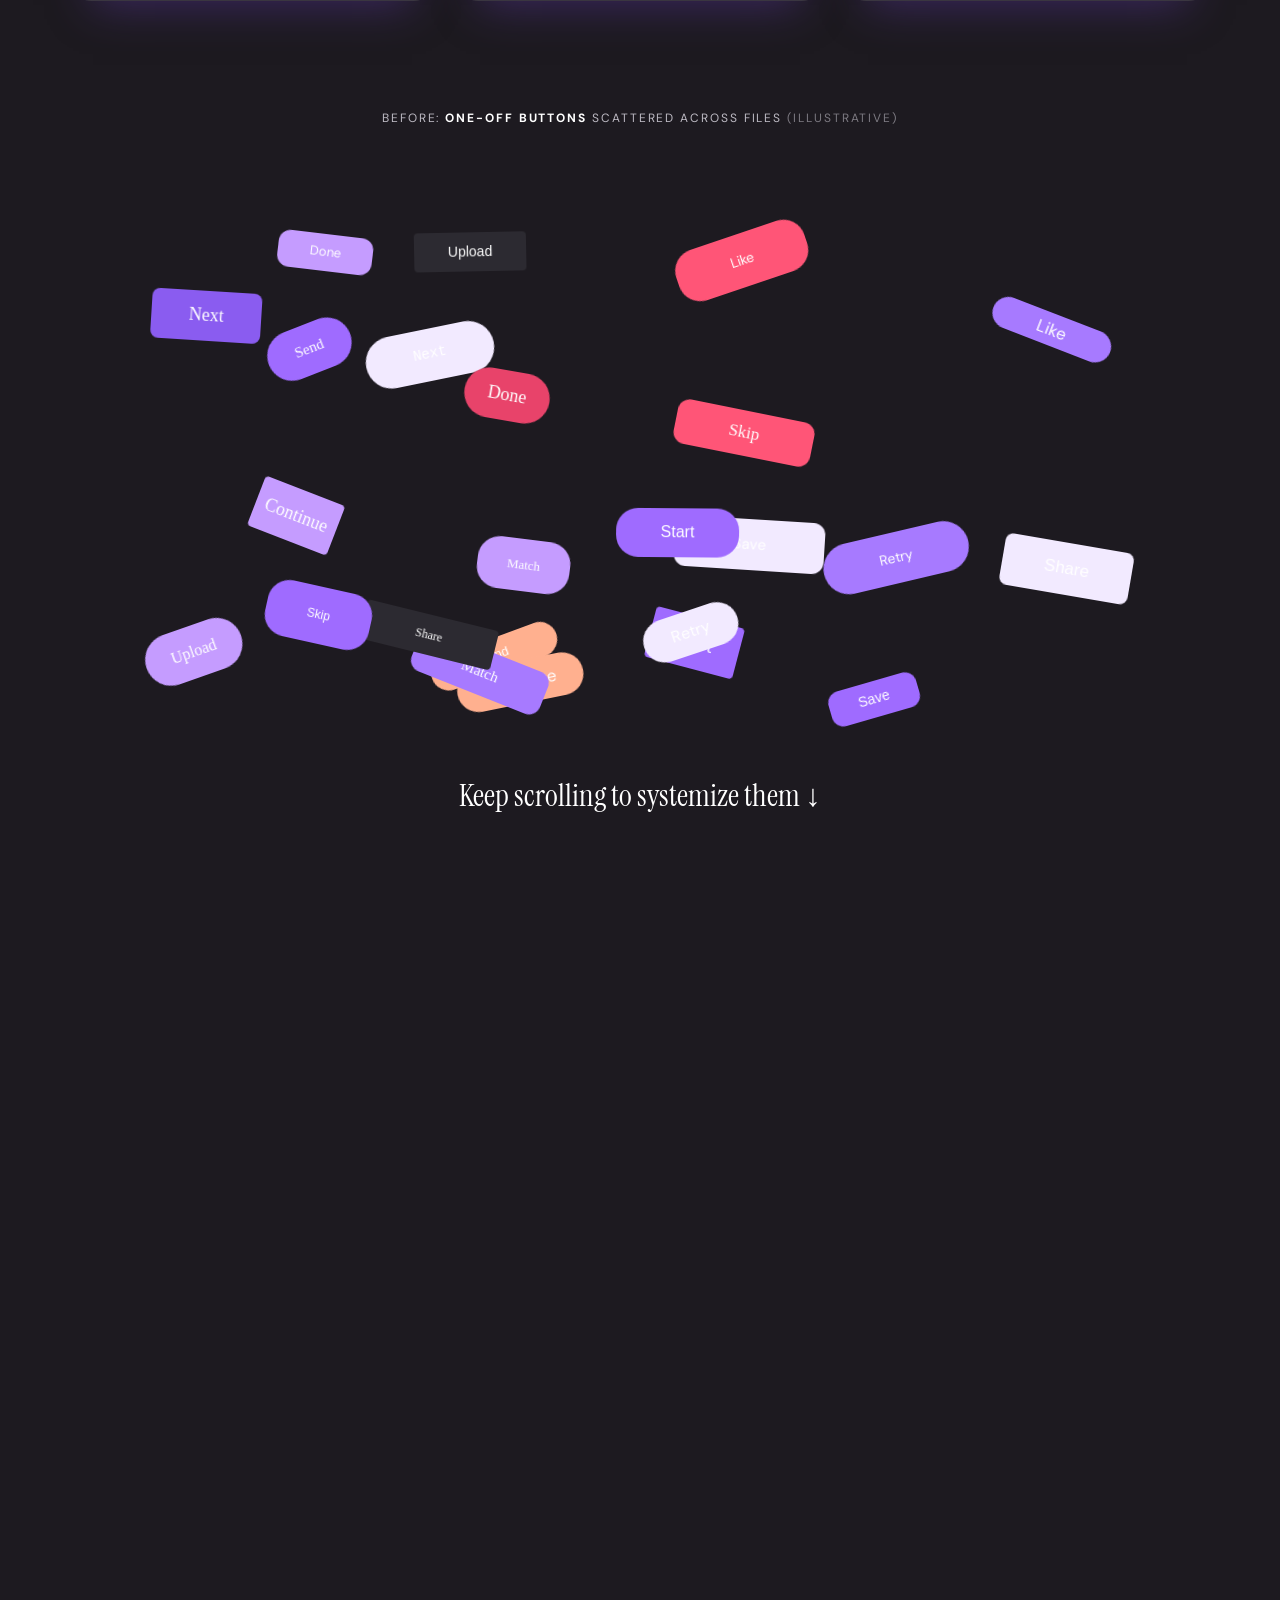
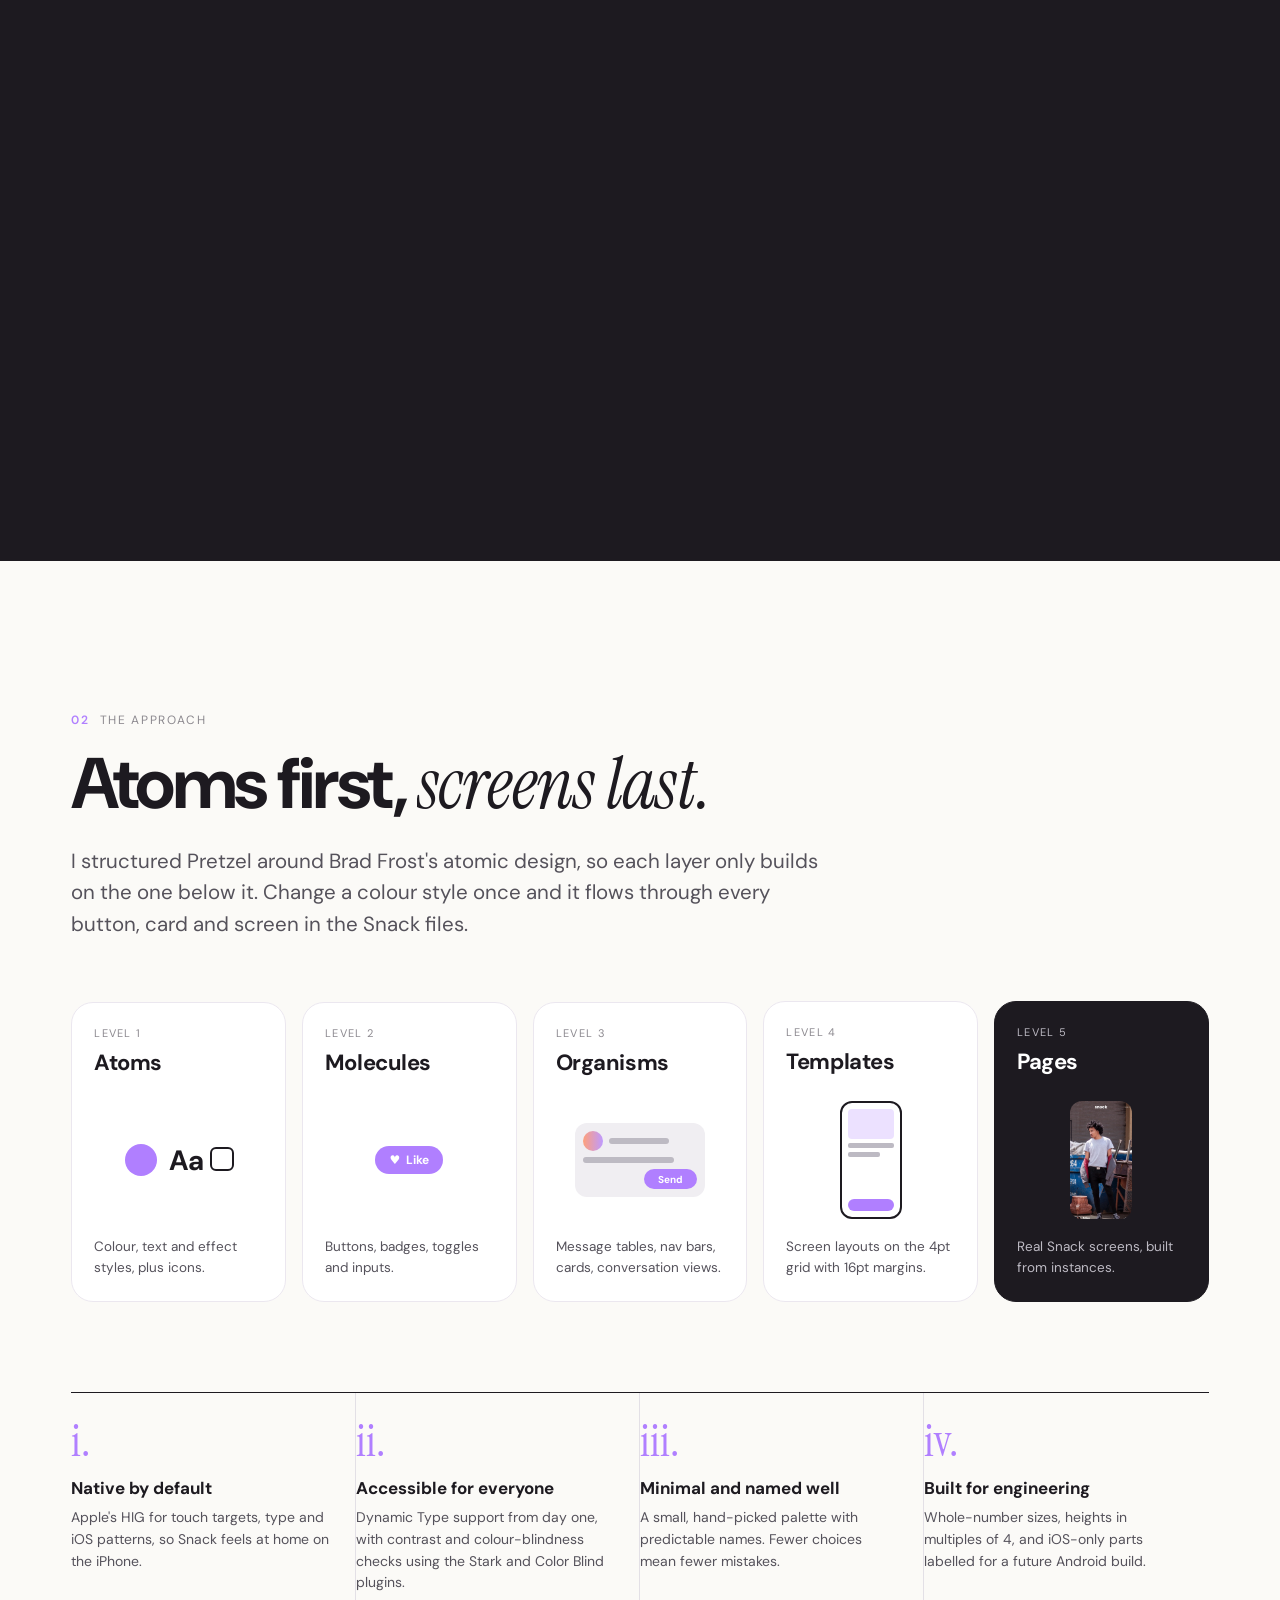
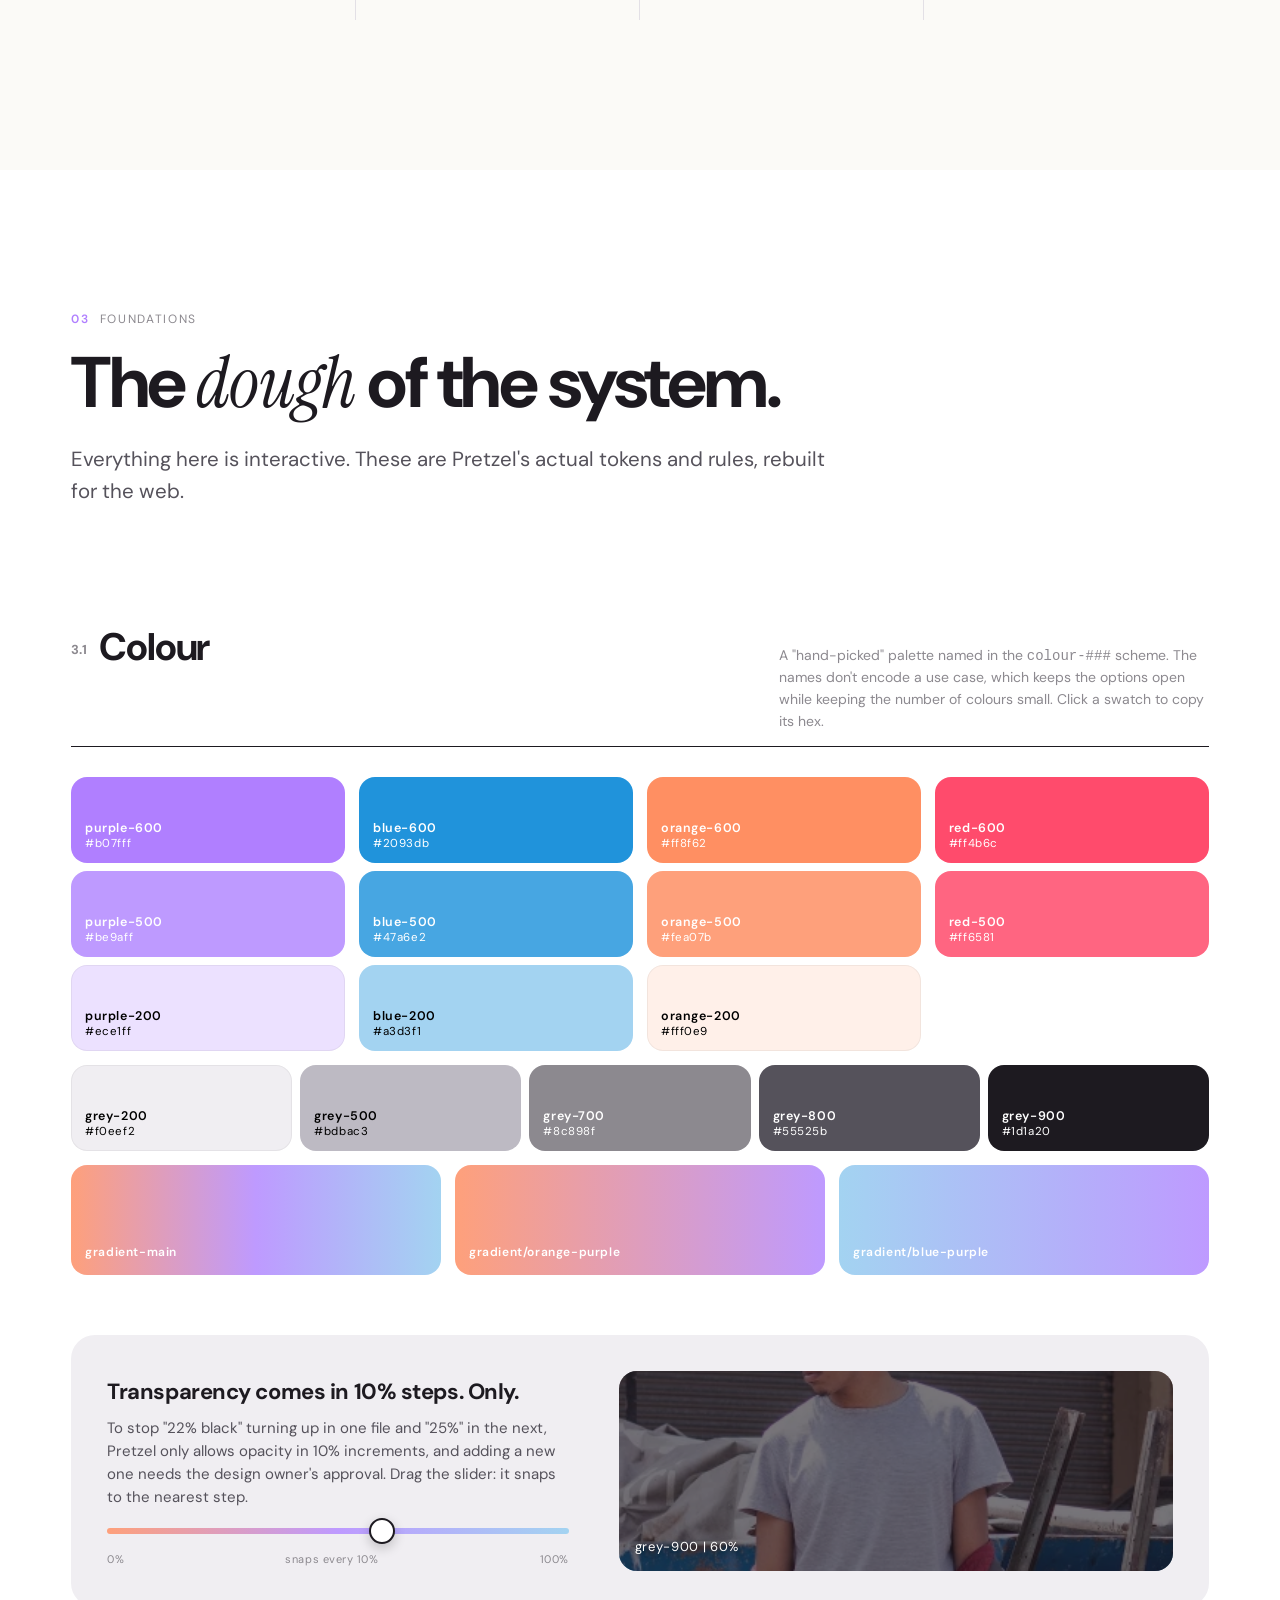
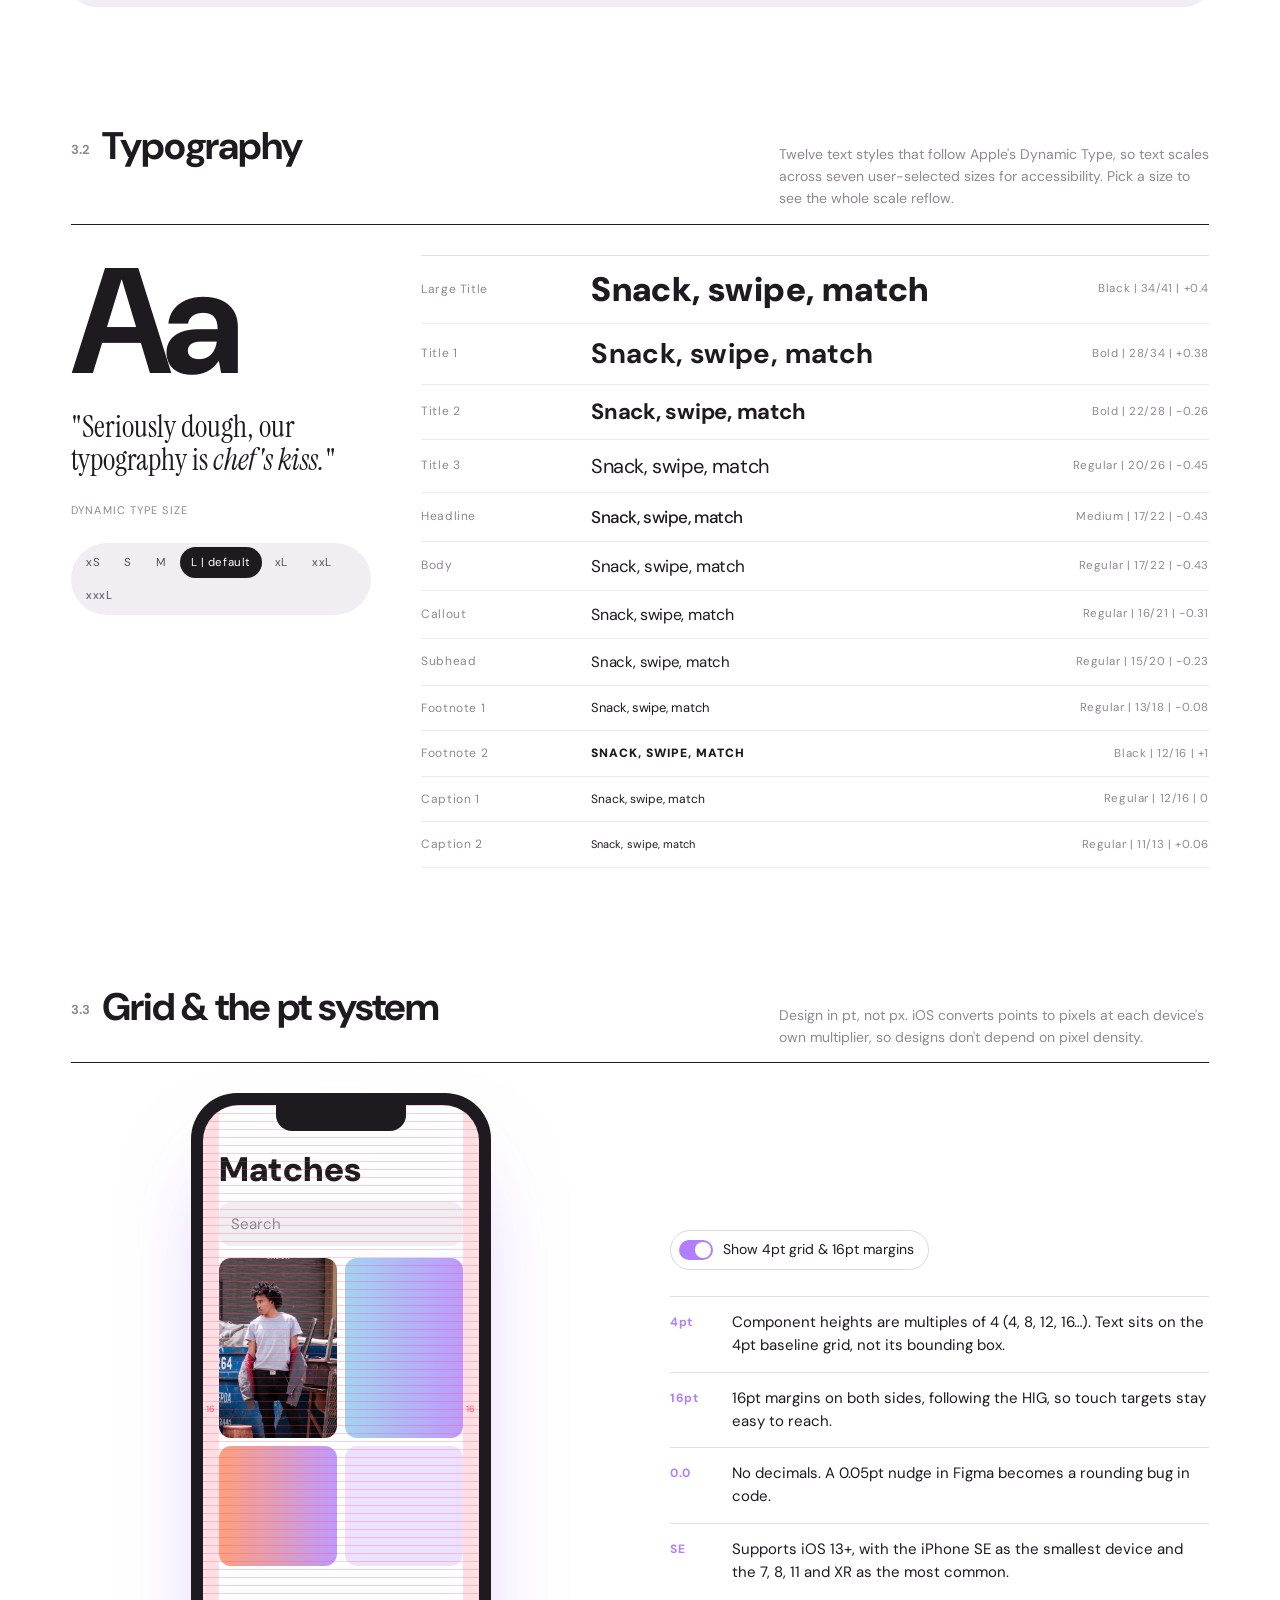
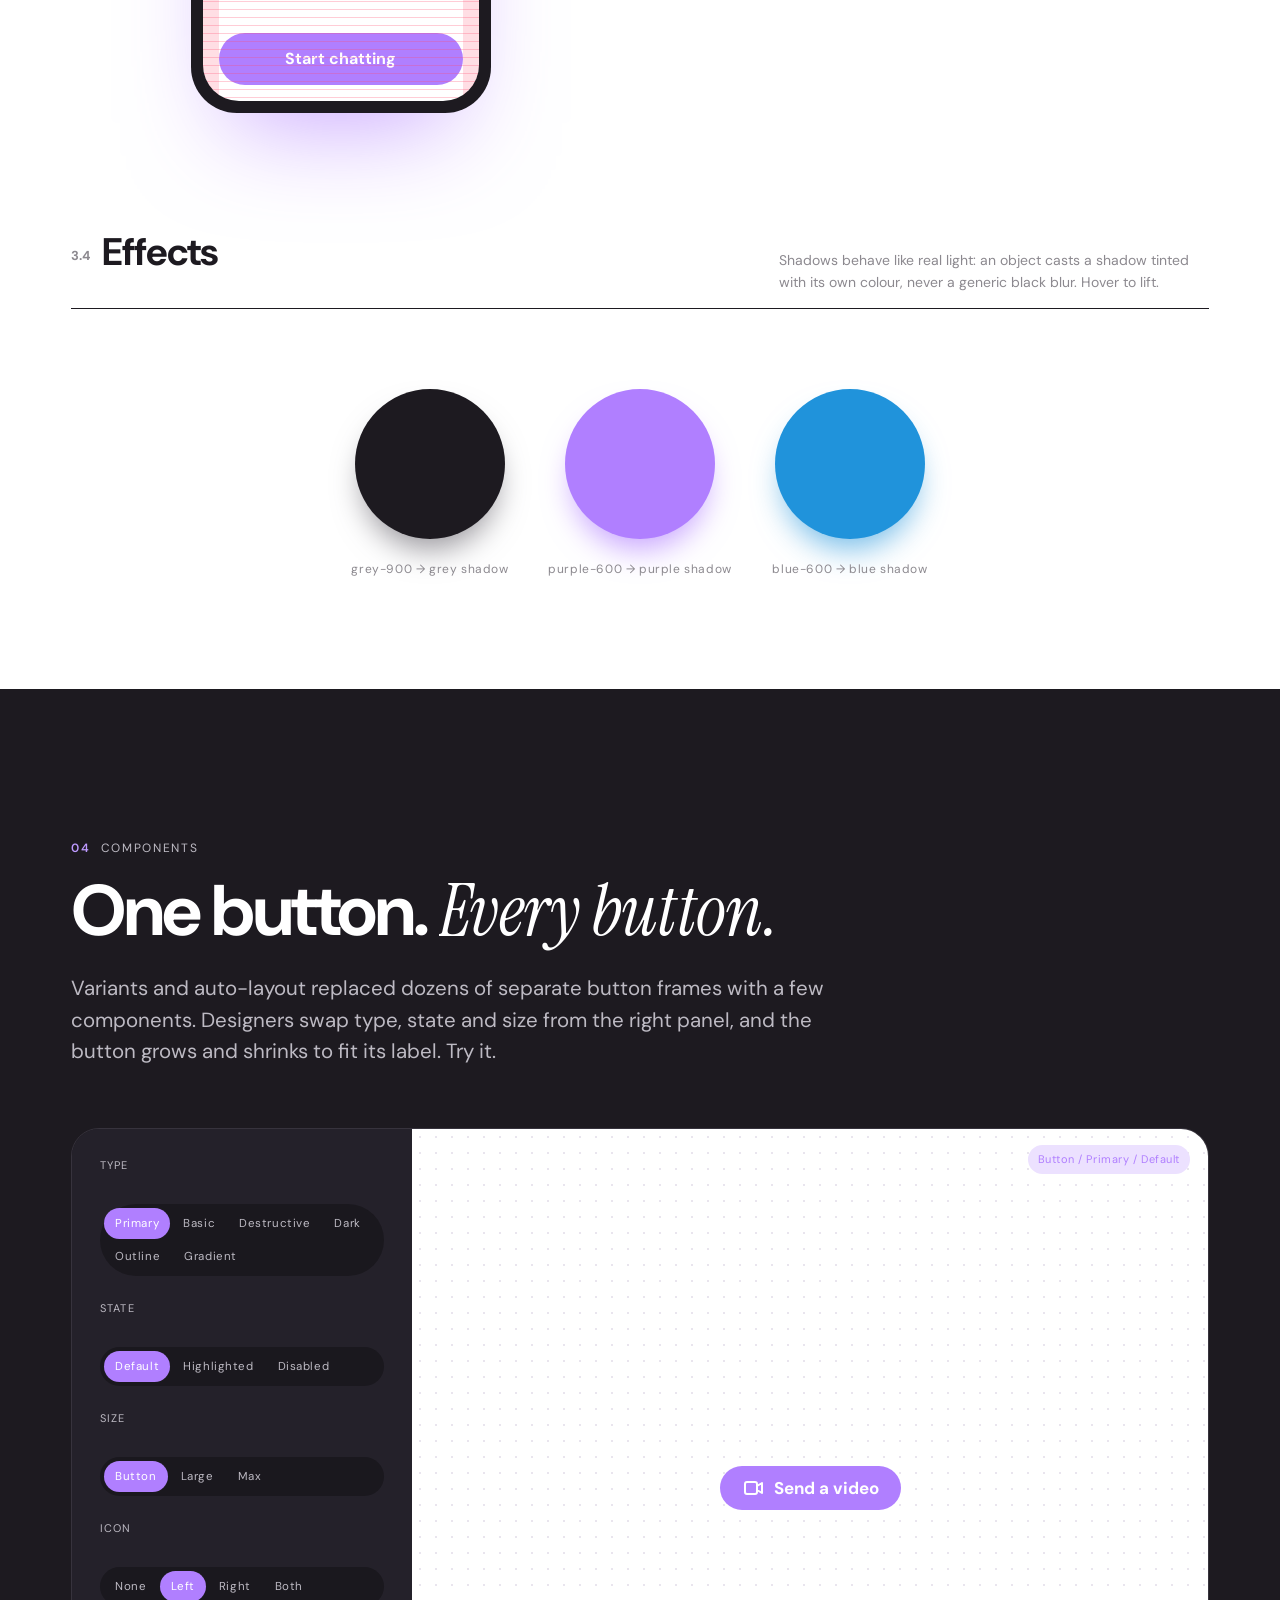
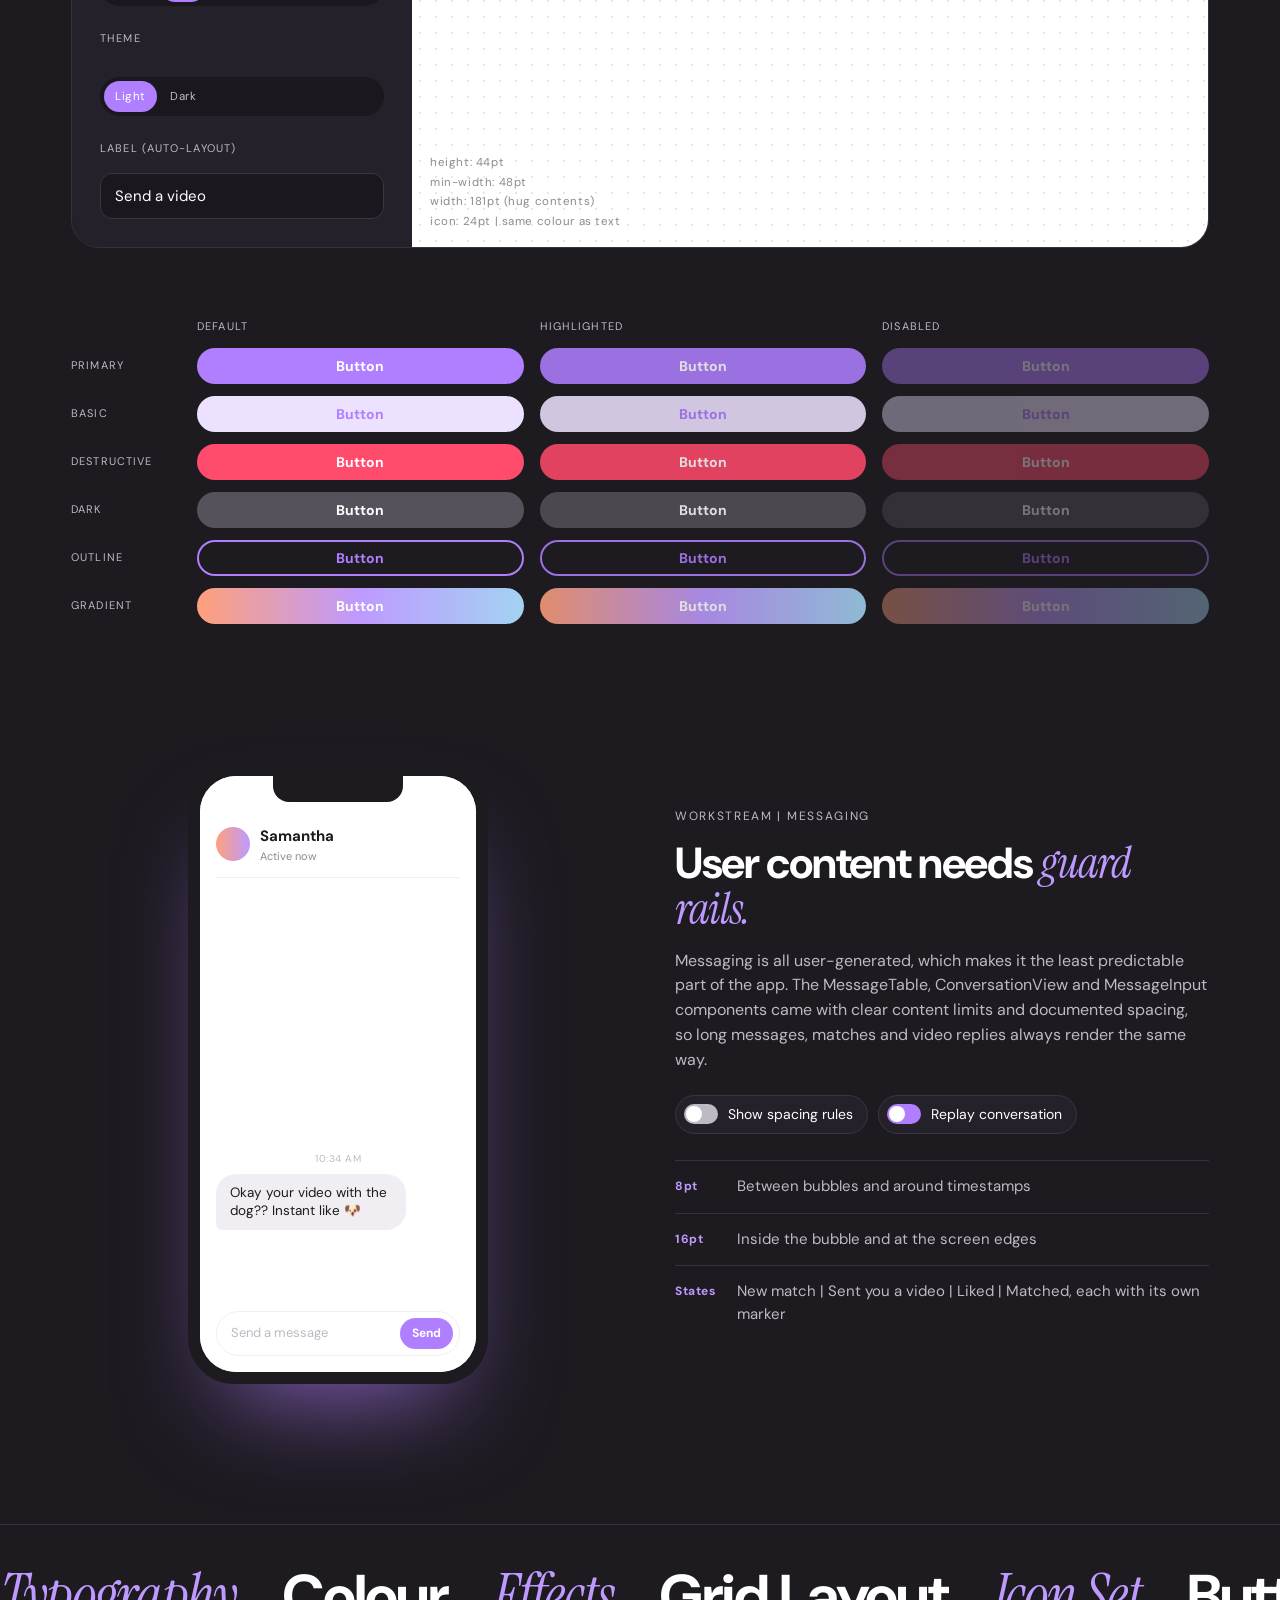
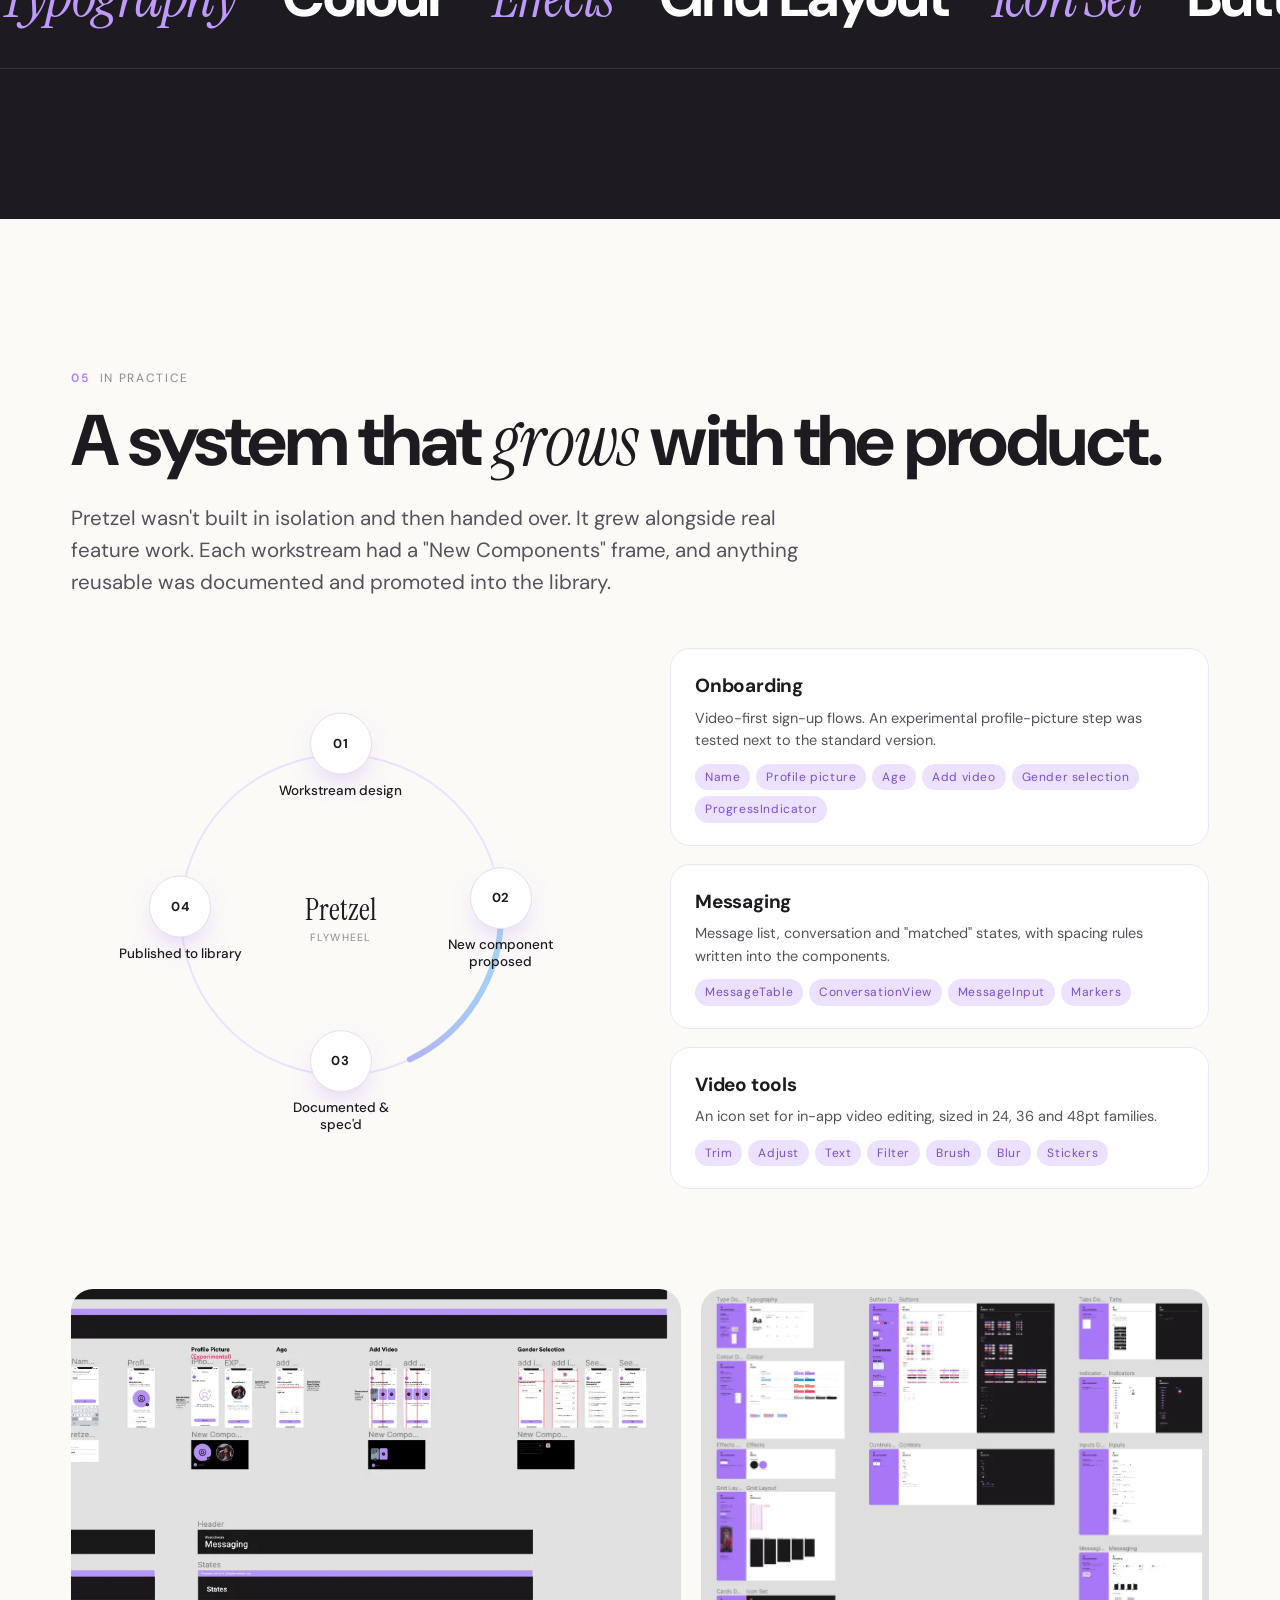
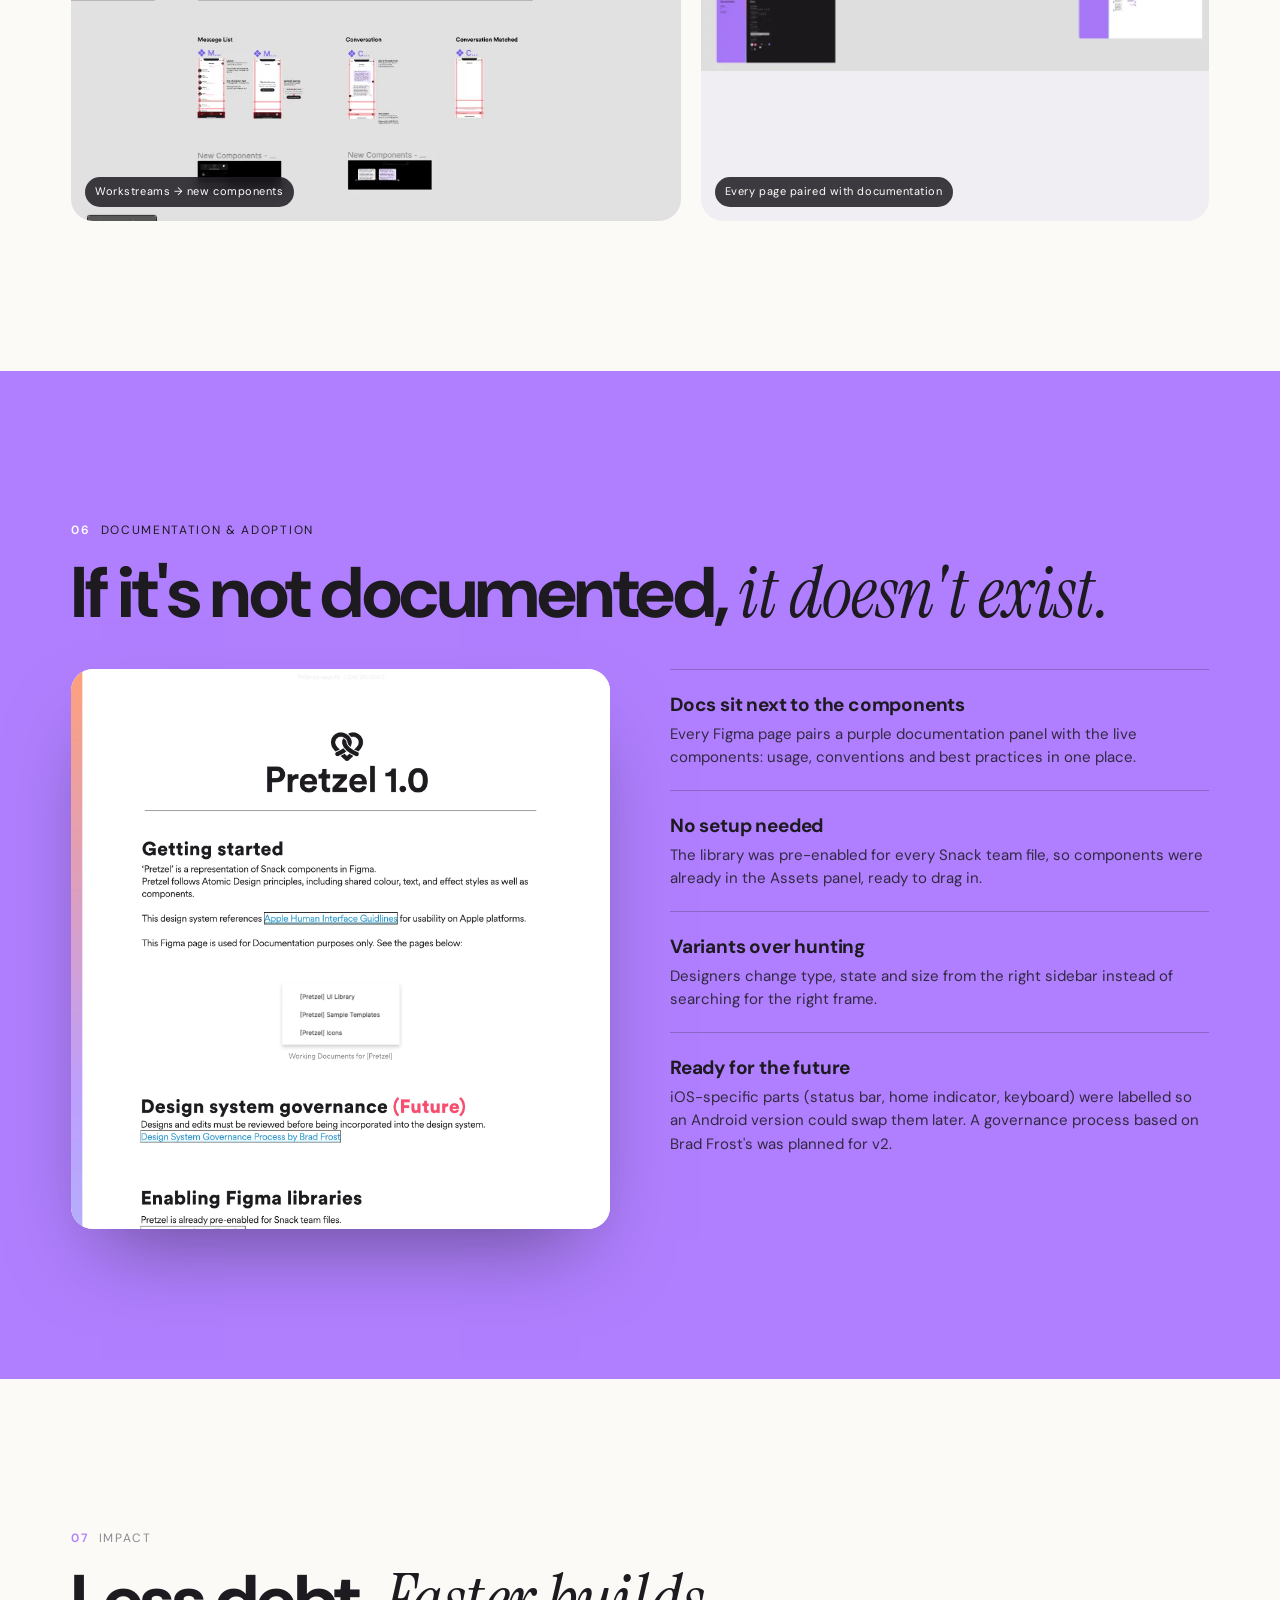
<file: pretzel.html>
<!DOCTYPE html>
<html lang="en">
<head>
<meta charset="utf-8">
<meta name="viewport" content="width=device-width, initial-scale=1">
<title>Pretzel 1.0 | Snack Design System Case Study | Philman Yeung</title>
<script>try{if(window===top&&sessionStorage.getItem("flow")){document.documentElement.className+=" flow-in";document.write('<style id="flow-cover">html.flow-in body>*:not(.flow-cv){transform:translateY(-12px)}html.flow-in body::before{content:"";position:fixed;inset:0;z-index:299;background:radial-gradient(circle,rgba(26,163,157,.42) 0 1.4px,transparent 1.9px) 0 0/14px 24.25px,radial-gradient(circle,rgba(26,163,157,.42) 0 1.4px,transparent 1.9px) 7px 12.12px/14px 24.25px,#140a18}</style>')}else if(window===top)sessionStorage.removeItem("flow")}catch(e){}</script>
<link rel="icon" href="favicon.svg" type="image/svg+xml">
<link rel="icon" href="favicon-32.png" sizes="32x32" type="image/png">
<link rel="apple-touch-icon" href="apple-touch-icon.png">
<link rel="preconnect" href="https://fonts.googleapis.com">
<link rel="preconnect" href="https://fonts.gstatic.com" crossorigin>
<link href="https://fonts.googleapis.com/css2?family=DM+Sans:opsz,wght@9..40,400;9..40,500;9..40,700;9..40,900&family=Instrument+Serif:ital@0;1&display=swap" rel="stylesheet">
<style>
:root{
  --purple-200:#ece1ff;--purple-500:#be9aff;--purple-600:#b07fff;
  --blue-200:#a3d3f1;--blue-500:#47a6e2;--blue-600:#2093db;
  --orange-200:#fff0e9;--orange-500:#fea07b;--orange-600:#ff8f62;
  --red-500:#ff6581;--red-600:#ff4b6c;
  --grey-200:#f0eef2;--grey-500:#bdbac3;--grey-700:#8c898f;--grey-800:#55525b;--grey-900:#1d1a20;
  --grad-main:linear-gradient(90deg,#fea07b 0%,#be9aff 50%,#a3d3f1 100%);
  --grad-op:linear-gradient(90deg,#fea07b,#be9aff);
  --grad-bp:linear-gradient(90deg,#a3d3f1,#be9aff);
  --ink:#1d1a20;--paper:#fbfaf7;
  --sans:'DM Sans',system-ui,sans-serif;--serif:'Instrument Serif',Georgia,serif;--mono:'DM Sans',system-ui,sans-serif;
  --ease:cubic-bezier(.2,.8,.2,1);
}
*{box-sizing:border-box;margin:0;padding:0}
html{scroll-behavior:smooth}
body{font-family:var(--sans);color:var(--ink);background:var(--paper);-webkit-font-smoothing:antialiased;overflow-x:hidden;line-height:1.55}
img{max-width:100%;display:block}
::selection{background:var(--purple-500);color:#fff}
a{color:inherit}

/* progress + nav */
#progress{position:fixed;top:0;left:0;height:4px;width:100%;transform-origin:0 50%;transform:scaleX(0);background:var(--grad-main);z-index:100}
.topnav{position:fixed;top:0;left:0;right:0;z-index:90;display:flex;justify-content:space-between;align-items:center;padding:18px clamp(20px,4vw,56px);mix-blend-mode:difference;color:#fff;pointer-events:none}
.topnav *{pointer-events:auto}
.topnav .brand{font-weight:700;letter-spacing:-.01em;text-decoration:none;font-size:15px}
.topnav .links{display:flex;gap:22px;font-size:13px;font-weight:500}
.topnav .links a{text-decoration:none;opacity:.75;transition:opacity .2s}
.topnav .links a:hover{opacity:1}
@media(max-width:760px){.topnav .links{display:none}}

.wrap{max-width:1240px;margin:0 auto;padding:0 clamp(20px,4vw,56px)}
section{position:relative}
.eyebrow{font-family:var(--mono);font-size:12px;letter-spacing:.14em;text-transform:uppercase;color:var(--grey-700);display:flex;align-items:center;gap:10px}
.eyebrow b{color:var(--purple-600);font-weight:600}
.problem .eyebrow b,.comps .eyebrow b{color:var(--purple-500)}
.docs .eyebrow b{color:#fff}
h2.sec{font-size:clamp(38px,5.6vw,76px);line-height:1;letter-spacing:-.035em;font-weight:700;margin:18px 0 26px}
h2.sec em{font-family:var(--serif);font-weight:400;font-style:italic;letter-spacing:-.01em}
.lede{font-size:clamp(18px,1.6vw,22px);max-width:760px;color:var(--grey-800)}
p+p{margin-top:1em}

/* reveal */
.rv{opacity:0;transform:translateY(40px);transition:opacity .9s var(--ease),transform .9s var(--ease)}
.rv.in{opacity:1;transform:none}
.rv.d1{transition-delay:.1s}.rv.d2{transition-delay:.2s}.rv.d3{transition-delay:.3s}.rv.d4{transition-delay:.4s}
.split .w{display:inline-block;overflow:hidden;vertical-align:top;padding:0 .12em .1em 0;margin:0 -.12em -.1em 0}
.split .w>span{display:inline-block;transform:translateY(105%);transition:transform 1s var(--ease)}
.split.in .w>span{transform:none}

/* HERO */
.hero{min-height:100vh;display:grid;grid-template-columns:1.05fr 1fr;align-items:center;gap:40px;padding:120px clamp(20px,4vw,56px) 60px;max-width:1440px;margin:0 auto;overflow:visible}
@media(max-width:960px){.hero{grid-template-columns:1fr;padding-top:110px}}
.hero>div:first-child{position:relative;z-index:3}
.hero .tag{display:inline-flex;align-items:center;gap:10px;font-family:var(--mono);font-size:12px;letter-spacing:.12em;text-transform:uppercase;color:#8a6f5c;font-weight:600}
.logo-mark{width:40px;height:auto;opacity:0;transform:scale(.6) rotate(-12deg);animation:logoIn .9s .15s var(--ease) forwards}
@keyframes logoIn{to{opacity:1;transform:none}}
.hero h1{font-size:clamp(72px,11vw,168px);line-height:.88;letter-spacing:-.055em;font-weight:900;margin:22px 0 18px}
.hero h1 .g{display:inline-block;padding:0 .16em .06em 0;background:var(--grad-main);-webkit-background-clip:text;background-clip:text;color:transparent;background-size:200% 100%;animation:shift 6s linear infinite}
@keyframes shift{0%{background-position:0 0}100%{background-position:200% 0}}
.hero .sub{font-family:var(--serif);font-size:clamp(26px,3vw,40px);line-height:1.1;color:var(--ink)}
.hero .sub i{color:var(--purple-600)}
.meta{display:grid;grid-template-columns:repeat(4,auto);gap:18px 34px;margin-top:40px;font-size:14px}
@media(max-width:600px){.meta{grid-template-columns:repeat(2,auto)}}
.meta dt{font-family:var(--mono);font-size:11px;letter-spacing:.12em;text-transform:uppercase;color:var(--grey-700);margin-bottom:4px}
.meta dd{font-weight:500}

.stage{perspective:1600px;height:min(78vh,720px);position:relative}
.plane{position:absolute;inset:6% 12% 6% 4%;transform-style:preserve-3d;transform:rotateX(54deg) rotateZ(-38deg) translateZ(0);transition:transform .25s ease-out}
.board{position:absolute;inset:4%;display:grid;grid-template-columns:repeat(2,1fr);grid-template-rows:repeat(3,1fr);gap:5%;transform-style:preserve-3d}
.card{position:relative;border-radius:12px;overflow:hidden;background:#fff;box-shadow:0 26px 40px -22px rgba(85,52,150,.55);opacity:0;animation:drop 1.1s var(--ease) forwards;transform-style:preserve-3d}
.card.dk{background:#1d1a20}
.card .in{position:absolute;left:0;top:0;width:290px;height:200px;display:flex;flex-direction:column;transform-origin:0 0;padding:14px 16px;font-family:var(--sans);color:var(--ink)}
.card.dk .in{color:#fff}
.card .hd{display:flex;align-items:center;gap:6px;font-size:10px;font-weight:700;letter-spacing:-.01em;margin-bottom:10px;padding-bottom:8px;border-bottom:1px solid #ece9ef}
.card.dk .hd{border-color:#333038}
.card .hd i{width:8px;height:8px;border-radius:50%;background:var(--purple-600)}
.card .hd span{margin-left:auto;font-family:var(--mono);letter-spacing:.05em;font-weight:400;font-size:7.5px;color:var(--grey-700)}
.bm{flex:1;align-content:space-evenly;display:grid;grid-template-columns:46px repeat(3,1fr) 22px;gap:5px 6px;align-items:center;font-size:6.5px;color:var(--grey-700)}
.bm b{height:16px;border-radius:8px;display:flex;align-items:center;justify-content:center;font-size:7px;font-weight:700}
.bm em{width:16px;height:16px;border-radius:50%;justify-self:center}
.sw-g{display:grid;grid-template-columns:repeat(5,1fr);gap:5px}
.sw-g div{height:24px;border-radius:5px;position:relative}
.sw-g div::after{content:attr(data-n);position:absolute;left:4px;bottom:2px;font-size:5.5px;font-family:var(--mono);letter-spacing:.05em;color:rgba(0,0,0,.55)}
.sw-g div.w::after{color:rgba(255,255,255,.8)}
.gbar{display:grid;grid-template-columns:repeat(3,1fr);gap:5px;margin-top:6px}
.gbar div{height:14px;border-radius:5px}
.ty{display:grid;grid-template-columns:78px 1fr;gap:10px}
.ty .aa{font-size:58px;font-weight:700;letter-spacing:-.04em;line-height:.9}
.ty .aa small{display:block;font-size:7px;font-weight:400;letter-spacing:0;color:var(--grey-700);margin-top:8px;font-family:var(--mono)}
.ty ul{list-style:none}
.ty li{display:flex;justify-content:space-between;align-items:baseline;border-bottom:1px solid #f0eef2;padding:2px 0;line-height:1.15}
.ty li span{font-family:var(--mono);letter-spacing:.05em;font-size:5.5px;color:var(--grey-700)}
.mrow{display:flex;align-items:center;gap:7px;padding:4px 0;border-bottom:1px solid #f0eef2}
.mrow .a{width:18px;height:18px;border-radius:50%;flex:none}
.mrow b{font-size:8px;display:block;line-height:1.1}.mrow small{font-size:6.5px;color:var(--grey-700)}
.mrow .t{margin-left:auto;font-family:var(--mono);letter-spacing:.05em;font-size:5.5px;color:var(--grey-500)}
.mb{display:flex;flex-direction:column;gap:4px;margin-top:8px}
.mb div{font-size:7px;padding:5px 8px;border-radius:10px;max-width:70%}
.ct{display:grid;grid-template-columns:1fr 1fr;gap:10px 14px;font-size:7px;color:var(--grey-700)}
.ct label{display:block;font-family:var(--mono);font-size:5.5px;margin-bottom:4px;text-transform:uppercase;letter-spacing:.08em}
.tgl{display:inline-block;width:26px;height:15px;border-radius:8px;position:relative;margin-right:5px;vertical-align:middle}
.tgl::after{content:"";position:absolute;top:2px;width:11px;height:11px;border-radius:50%;background:#fff;box-shadow:0 1px 2px rgba(0,0,0,.25)}
.tgl.on{background:var(--purple-600)}.tgl.on::after{right:2px}.tgl.off{background:var(--grey-200)}.tgl.off::after{left:2px}
.segc{display:flex;background:var(--grey-200);border-radius:7px;padding:2px}
.segc span{flex:1;text-align:center;padding:3px 0;border-radius:5px;font-size:6.5px;color:var(--grey-800)}
.segc span.on{background:#fff;box-shadow:0 1px 2px rgba(0,0,0,.12);font-weight:700;color:var(--ink)}
.dots{display:flex;gap:4px}.dots i{width:6px;height:6px;border-radius:50%;background:var(--grey-200)}.dots i.on{background:var(--purple-600);width:16px;border-radius:3px}
.fld{border:1px solid #dcd7e1;border-radius:7px;padding:5px 7px;font-size:7px;color:var(--grey-500)}
.fld.f{border-color:var(--purple-600);color:var(--ink)}
.sld{height:4px;border-radius:2px;background:var(--grey-200);position:relative}
.sld::before{content:"";position:absolute;left:0;top:0;bottom:0;width:60%;border-radius:2px;background:var(--purple-600)}
.sld::after{content:"";position:absolute;left:calc(60% - 6px);top:-4px;width:12px;height:12px;border-radius:50%;background:#fff;box-shadow:0 1px 3px rgba(0,0,0,.3)}
@keyframes drop{from{opacity:0;transform:translateZ(260px)}to{opacity:1;transform:translateZ(var(--z,0px))}}
.plane .floor{position:absolute;inset:0;background:var(--purple-500);border-radius:18px;opacity:.9}
.plane .floor2{position:absolute;inset:-7%;background:var(--purple-200);border-radius:24px;transform:translateZ(-30px)}
.scrollcue{position:absolute;left:50%;bottom:22px;transform:translateX(-50%);font-family:var(--mono);font-size:11px;letter-spacing:.14em;color:var(--grey-700);display:flex;flex-direction:column;align-items:center;gap:8px}
.scrollcue span{width:1px;height:42px;background:linear-gradient(var(--grey-700),transparent);animation:cue 1.8s ease-in-out infinite;transform-origin:top}
@keyframes cue{0%{transform:scaleY(0)}50%{transform:scaleY(1)}100%{transform:scaleY(0);transform-origin:bottom}}

/* showcase phones: iPhone X-series frame (375 x 812pt screen) */
.showcase{padding:40px 0 120px;overflow:hidden}
.phones{display:flex;align-items:flex-start;justify-content:center;gap:clamp(24px,6vw,90px);padding:40px 0 30px;position:relative}
.phones::before{content:"";position:absolute;left:50%;top:50%;width:min(900px,90vw);height:70%;transform:translate(-50%,-50%);background:var(--grad-main);filter:blur(90px);opacity:.35;border-radius:50%;z-index:0}
.ipx{position:relative;z-index:1;flex:none;height:auto;width:clamp(230px,26vw,340px);aspect-ratio:440/867;filter:drop-shadow(0 40px 50px rgba(29,26,32,.35));will-change:transform}
.ipx.d2{margin-top:70px}
.ipx.in{transition:opacity .9s var(--ease),transform .15s linear}
.ipx .scr{position:absolute;left:7.27%;top:3.11%;width:85.23%;height:93.66%;border-radius:11%/5%;overflow:hidden;background:#000}
.ipx .scr img{width:100%;height:100%;object-fit:cover}
.ipx .frame-png{position:absolute;inset:0;width:100%;height:100%;pointer-events:none}
@media(max-width:620px){.ipx.d2{margin-top:40px}}

/* cover */
.cover{padding:40px 0 120px}
.cover .frame{border-radius:28px;overflow:hidden;clip-path:inset(12% 14% round 28px);transition:clip-path 1.4s var(--ease);box-shadow:0 40px 100px -40px rgba(29,26,32,.4)}
.cover .frame.in{clip-path:inset(0 0 round 28px)}
.cover .frame img{transform:scale(1.15);transition:transform 1.8s var(--ease)}
.cover .frame.in img{transform:scale(1)}
.caption{font-family:var(--mono);letter-spacing:.05em;font-size:12px;color:var(--grey-700);margin-top:14px}

/* tldr */
.tldr{padding:60px 0 140px}
.tldr-grid{display:grid;grid-template-columns:1.3fr 1fr;gap:70px;margin-top:20px}
@media(max-width:900px){.tldr-grid{grid-template-columns:1fr;gap:40px}}
.big-quote{font-family:var(--serif);font-size:clamp(30px,3.4vw,48px);line-height:1.12;letter-spacing:-.01em}
.big-quote mark{background:linear-gradient(transparent 62%,var(--purple-200) 62%);color:inherit;padding:0 .08em}
.facts{border-top:1px solid var(--ink)}
.facts div{display:flex;justify-content:space-between;gap:20px;padding:16px 0;border-bottom:1px solid #e3e0e6;font-size:15px}
.facts b{font-weight:500;color:var(--grey-700);font-size:13px;font-family:var(--mono);text-transform:uppercase;letter-spacing:.08em}
.facts span{text-align:right}

/* problem: chaos -> order */
.problem{background:var(--grey-900);color:#fff;padding:140px 0 0}
.problem .eyebrow{color:var(--grey-500)}
.problem .lede{color:var(--grey-500)}
.chaos-track{height:240vh;position:relative}
.chaos-sticky{position:sticky;top:0;height:100vh;display:flex;align-items:center;justify-content:center;overflow:hidden}
.chaos-field{position:relative;width:min(1000px,92vw);height:min(560px,70vh)}
.cb{position:absolute;left:50%;top:50%;display:flex;align-items:center;justify-content:center;font-weight:500;white-space:nowrap;will-change:transform}
.chaos-label{position:absolute;top:12%;left:0;right:0;text-align:center;font-family:var(--mono);font-size:12px;letter-spacing:.16em;text-transform:uppercase;color:var(--grey-500)}
.chaos-label b{color:#fff}
.chaos-note{position:absolute;bottom:9%;left:0;right:0;text-align:center;font-family:var(--serif);font-size:clamp(22px,2.4vw,32px);color:#fff;transition:opacity .4s}
.pain{display:grid;grid-template-columns:repeat(3,1fr);gap:24px;margin:60px 0 0}
@media(max-width:820px){.pain{grid-template-columns:1fr}}
.pain .card{border:1px solid #3a3640;border-radius:20px;padding:28px;background:#24212a}
.pain .num{font-family:var(--mono);letter-spacing:.05em;color:var(--purple-500);font-size:13px}
.pain h3{font-size:22px;margin:10px 0 8px;letter-spacing:-.01em}
.pain p{color:var(--grey-500);font-size:15px}

/* atomic */
.atomic{padding:150px 0}
.atoms{display:grid;grid-template-columns:repeat(5,1fr);gap:16px;margin-top:60px;align-items:end}
@media(max-width:900px){.atoms{grid-template-columns:repeat(2,1fr)}}
.atom{border-radius:22px;background:#fff;border:1px solid #ebe7ef;padding:22px;min-height:300px;display:flex;flex-direction:column;justify-content:space-between;transition:transform .5s var(--ease),box-shadow .5s var(--ease)}
.atom:hover{transform:translateY(-8px);box-shadow:0 30px 60px -30px rgba(176,127,255,.6)}
.atom .lvl{font-family:var(--mono);font-size:11px;letter-spacing:.12em;text-transform:uppercase;color:var(--grey-700)}
.atom h4{font-size:22px;letter-spacing:-.02em;margin:4px 0}
.atom p{font-size:13.5px;color:var(--grey-800)}
.atom .viz{flex:1;display:flex;align-items:center;justify-content:center;padding:18px 0}
.pill{height:28px;border-radius:999px;padding:0 14px;display:inline-flex;align-items:center;font-size:12px;font-weight:700;color:#fff;background:var(--purple-600)}
.principles{display:grid;grid-template-columns:repeat(4,1fr);gap:0;margin-top:90px;border-top:1px solid var(--ink)}
@media(max-width:900px){.principles{grid-template-columns:1fr 1fr}}
.principles>div{padding:26px 22px 26px 0;border-right:1px solid #e3e0e6}
.principles>div:last-child{border-right:none}
.principles .k{font-family:var(--serif);font-size:44px;line-height:1;color:var(--purple-600)}
.principles h5{font-size:17px;margin:12px 0 6px}
.principles p{font-size:14px;color:var(--grey-800)}

/* foundations */
.found{padding:140px 0;background:#fff}
.sub-h{display:flex;align-items:baseline;justify-content:space-between;gap:20px;margin:110px 0 30px;border-bottom:1px solid var(--ink);padding-bottom:14px;flex-wrap:wrap}
.sub-h h3{font-size:clamp(28px,3vw,40px);letter-spacing:-.03em}
.sub-h h3 span{font-family:var(--mono);font-size:13px;color:var(--grey-700);letter-spacing:0;margin-right:12px;vertical-align:middle}
.sub-h p{font-size:14px;color:var(--grey-700);max-width:430px}

.swatches{display:grid;grid-template-columns:repeat(4,1fr);gap:14px}
@media(max-width:820px){.swatches{grid-template-columns:repeat(2,1fr)}}
.ramp{display:flex;flex-direction:column;gap:8px}
.sw{position:relative;border-radius:16px;height:86px;cursor:pointer;border:none;text-align:left;padding:12px 14px;display:flex;flex-direction:column;justify-content:flex-end;font-family:var(--mono);letter-spacing:.05em;font-size:11.5px;transition:transform .35s var(--ease),box-shadow .35s;transform:scale(.6);opacity:0}
.in .sw{transform:none;opacity:1}
.sw:hover{transform:translateY(-4px) scale(1.02)!important;box-shadow:0 20px 40px -16px var(--c)}
.sw b{font-weight:600;font-size:12.5px}
.sw.dark{color:#fff}
.sw .copied{position:absolute;top:10px;right:12px;font-size:10px;opacity:0;transition:opacity .2s}
.sw.ok .copied{opacity:1}
.grads{display:grid;grid-template-columns:repeat(3,1fr);gap:14px;margin-top:14px}
@media(max-width:700px){.grads{grid-template-columns:1fr}}
.grad{height:110px;border-radius:16px;padding:14px;display:flex;align-items:flex-end;font-family:var(--mono);letter-spacing:.05em;font-size:12px;color:#fff;font-weight:600;background-size:200% 100%!important;animation:shift 8s linear infinite alternate}

.alpha{display:grid;grid-template-columns:1fr 1.2fr;gap:50px;align-items:center;margin-top:60px;padding:36px;border-radius:24px;background:var(--grey-200)}
@media(max-width:820px){.alpha{grid-template-columns:1fr}}
.alpha h4{font-size:22px;letter-spacing:-.02em;margin-bottom:8px}
.alpha p{font-size:15px;color:var(--grey-800)}
.alpha-demo{position:relative;height:200px;border-radius:18px;overflow:hidden;background:url(img/screen-video.webp) center 35%/cover}
.alpha-demo .ov{position:absolute;inset:0;background:var(--grey-900);transition:opacity .25s}
.alpha-demo .readout{position:absolute;left:16px;bottom:14px;font-family:var(--mono);letter-spacing:.05em;color:#fff;font-size:13px;text-shadow:0 1px 6px rgba(0,0,0,.5)}
.alpha-demo .warn{position:absolute;right:16px;top:14px;font-family:var(--mono);letter-spacing:.05em;font-size:11px;background:var(--red-600);color:#fff;padding:5px 9px;border-radius:999px;opacity:0;transform:translateY(-6px);transition:.3s}
.alpha-demo .warn.on{opacity:1;transform:none}
input[type=range]{-webkit-appearance:none;appearance:none;width:100%;height:6px;border-radius:999px;background:var(--grad-main);outline:none;margin-top:18px}
input[type=range]::-webkit-slider-thumb{-webkit-appearance:none;width:26px;height:26px;border-radius:50%;background:#fff;border:2px solid var(--grey-900);cursor:grab;box-shadow:0 4px 12px rgba(0,0,0,.2)}
input[type=range]::-moz-range-thumb{width:24px;height:24px;border-radius:50%;background:#fff;border:2px solid var(--grey-900);cursor:grab}
.snapnote{display:flex;justify-content:space-between;font-family:var(--mono);letter-spacing:.05em;font-size:11px;color:var(--grey-700);margin-top:10px}

/* type */
.typewrap{display:grid;grid-template-columns:300px 1fr;gap:50px}
@media(max-width:900px){.typewrap{grid-template-columns:1fr}}
.type-side .aa{font-size:150px;font-weight:700;letter-spacing:-.05em;line-height:.9}
.type-side .pun{font-family:var(--serif);font-size:30px;line-height:1.1;margin-top:20px}
.seg{display:inline-flex;background:var(--grey-200);border-radius:999px;padding:4px;gap:2px;flex-wrap:wrap;margin-top:24px}
.seg button{border:none;background:transparent;font-family:var(--mono);letter-spacing:.05em;font-size:11.5px;padding:8px 11px;border-radius:999px;cursor:pointer;color:var(--grey-800);transition:background .25s,color .25s}
.seg button.on{background:var(--grey-900);color:#fff}
.seg-label{font-family:var(--mono);font-size:11px;letter-spacing:.1em;text-transform:uppercase;color:var(--grey-700);margin-top:26px}
.tscale{border-top:1px solid #e3e0e6}
.trow{display:grid;grid-template-columns:150px 1fr 170px;align-items:center;gap:20px;padding:13px 0;border-bottom:1px solid #eeeaf1}
.trow .nm{font-family:var(--mono);letter-spacing:.05em;font-size:12px;color:var(--grey-700)}
.trow .sample{transition:font-size .45s var(--ease),line-height .45s var(--ease);white-space:nowrap;overflow:hidden;text-overflow:ellipsis}
.trow .spec{font-family:var(--mono);letter-spacing:.05em;font-size:11.5px;color:var(--grey-700);text-align:right}
@media(max-width:620px){.trow{grid-template-columns:1fr}.trow .spec{text-align:left}}

/* grid */
.gridwrap{display:grid;grid-template-columns:1fr 1fr;gap:60px;align-items:center}
@media(max-width:900px){.gridwrap{grid-template-columns:1fr}}
.phone{width:300px;height:620px;border-radius:46px;background:var(--grey-900);padding:12px;margin:0 auto;position:relative;box-shadow:0 50px 100px -40px rgba(176,127,255,.7)}
.phone .scr{position:relative;width:100%;height:100%;border-radius:36px;overflow:hidden;background:#fff}
.phone .notch{position:absolute;top:0;left:50%;transform:translateX(-50%);width:130px;height:26px;background:var(--grey-900);border-radius:0 0 16px 16px;z-index:5}
.g4{position:absolute;inset:0;background-image:repeating-linear-gradient(to bottom,rgba(255,75,108,.28) 0 1px,transparent 1px 8px);opacity:0;transition:opacity .4s;z-index:4;pointer-events:none}
.gcol{position:absolute;top:0;bottom:0;width:16px;background:rgba(255,75,108,.18);z-index:4;opacity:0;transition:opacity .4s;pointer-events:none}
.gcol.l{left:0}.gcol.r{right:0}
.gcol::after{content:"16";position:absolute;top:50%;left:0;right:0;text-align:center;font-family:var(--mono);letter-spacing:.05em;font-size:9px;color:var(--red-600)}
.show-grid .g4,.show-grid .gcol{opacity:1}
.mock{position:absolute;inset:0;padding:44px 16px 16px;display:flex;flex-direction:column;gap:12px}
.toggles{display:flex;gap:10px;flex-wrap:wrap;margin-top:22px}
.tg{display:inline-flex;align-items:center;gap:10px;border:1px solid #dcd7e1;border-radius:999px;padding:8px 14px 8px 8px;cursor:pointer;background:#fff;font-size:14px;user-select:none}
.tg i{width:34px;height:20px;border-radius:999px;background:var(--grey-500);position:relative;transition:background .3s}
.tg i::after{content:"";position:absolute;top:2px;left:2px;width:16px;height:16px;border-radius:50%;background:#fff;transition:transform .3s var(--ease)}
.tg.on i{background:var(--purple-600)}
.tg.on i::after{transform:translateX(14px)}
.rules{list-style:none;margin-top:26px}
.rules li{padding:14px 0;border-top:1px solid #e3e0e6;display:flex;gap:16px;font-size:15px}
.rules li b{font-family:var(--mono);letter-spacing:.05em;font-size:12px;color:var(--purple-600);min-width:46px;padding-top:2px}

/* effects */
.effects{display:flex;gap:60px;justify-content:center;padding:50px 0 10px;flex-wrap:wrap}
.orb{width:150px;height:150px;border-radius:50%;transition:transform .5s var(--ease),box-shadow .5s var(--ease);cursor:pointer;display:flex;align-items:flex-end;justify-content:center}
.orb span{transform:translateY(40px);font-family:var(--mono);letter-spacing:.05em;font-size:12px;color:var(--grey-700);white-space:nowrap}
.orb.k{background:var(--grey-900);box-shadow:0 18px 30px -8px rgba(85,82,91,.6)}
.orb.p{background:var(--purple-600);box-shadow:0 18px 30px -8px rgba(176,127,255,.7)}
.orb.b{background:var(--blue-600);box-shadow:0 18px 30px -8px rgba(32,147,219,.6)}
.orb:hover{transform:translateY(-16px)}
.orb.k:hover{box-shadow:0 40px 50px -14px rgba(85,82,91,.6)}
.orb.p:hover{box-shadow:0 40px 50px -14px rgba(176,127,255,.75)}
.orb.b:hover{box-shadow:0 40px 50px -14px rgba(32,147,219,.65)}

/* components */
.comps{padding:150px 0;background:var(--grey-900);color:#fff}
.comps .eyebrow{color:var(--grey-500)}.comps .lede{color:var(--grey-500)}
.play{display:grid;grid-template-columns:340px 1fr;gap:0;margin-top:60px;border-radius:28px;overflow:hidden;border:1px solid #37333d}
@media(max-width:900px){.play{grid-template-columns:1fr}}
.ctrl{background:#24212a;padding:28px;display:flex;flex-direction:column;gap:6px}
.ctrl .seg{background:#1a181e}
.ctrl .seg button{color:var(--grey-500)}
.ctrl .seg button.on{background:var(--purple-600);color:#fff}
.ctrl .seg-label{color:var(--grey-500);margin-top:18px}
.ctrl .seg-label:first-child{margin-top:0}
.ctrl input[type=text]{margin-top:10px;width:100%;background:#1a181e;border:1px solid #3a3640;border-radius:12px;color:#fff;padding:12px 14px;font-family:var(--sans);font-size:15px;outline:none}
.ctrl input[type=text]:focus{border-color:var(--purple-600)}
.canvas{position:relative;min-height:440px;display:flex;align-items:center;justify-content:center;transition:background .5s;background:#fff;background-image:radial-gradient(#e9e5ee 1px,transparent 1px);background-size:16px 16px}
.canvas.dk{background-color:#000;background-image:radial-gradient(#2a272f 1px,transparent 1px)}
.btn{font-family:var(--sans);font-weight:700;font-size:17px;border:none;border-radius:999px;height:44px;min-width:48px;padding:0 22px;display:inline-flex;align-items:center;justify-content:center;gap:8px;cursor:pointer;transition:all .45s var(--ease);white-space:nowrap;position:relative}
.btn svg{width:24px;height:24px;flex:none;transition:all .35s var(--ease)}
.btn.lg{height:52px}
.btn.mx{min-width:299px}
.btn.primary{background:var(--purple-600);color:#fff}
.btn.basic{background:var(--purple-200);color:var(--purple-600)}
.btn.destructive{background:var(--red-600);color:#fff}
.btn.darkb{background:var(--grey-900);color:#fff}
.canvas.dk .btn.darkb{background:var(--grey-800)}
.btn.outline{background:transparent;color:var(--purple-600);box-shadow:inset 0 0 0 2px var(--purple-600)}
.btn.gradient{background:var(--grad-main);color:#fff}
.btn.hl{filter:brightness(.88)}
.btn.dis{opacity:.4;cursor:not-allowed}
.spec-out{position:absolute;left:18px;bottom:16px;font-family:var(--mono);letter-spacing:.05em;font-size:11.5px;color:var(--grey-700);line-height:1.7}
.canvas.dk .spec-out{color:var(--grey-500)}
.canvas .anno{position:absolute;right:18px;top:16px;font-family:var(--mono);letter-spacing:.05em;font-size:11px;padding:6px 10px;border-radius:999px;background:var(--purple-200);color:var(--purple-600)}
.matrix{display:grid;grid-template-columns:110px repeat(3,1fr);gap:12px 16px;margin-top:70px;align-items:center}
.matrix .h{font-family:var(--mono);font-size:11px;color:var(--grey-500);text-transform:uppercase;letter-spacing:.1em}
.matrix .btn{height:36px;font-size:14px;padding:0 16px;width:100%;opacity:0;transform:translateY(16px)}
.matrix.in .btn{opacity:1;transform:none}
.matrix.in .btn.dis{opacity:.4}
@media(max-width:620px){.matrix{grid-template-columns:80px repeat(3,1fr)}.matrix .btn{font-size:11px;padding:0 6px}}

/* chat */
.chatwrap{display:grid;grid-template-columns:1fr 1fr;gap:70px;align-items:center;margin-top:140px}
@media(max-width:900px){.chatwrap{grid-template-columns:1fr}}
.chat{position:absolute;inset:0;padding:48px 16px 16px;display:flex;flex-direction:column;background:#fff;color:var(--ink)}
.chat .hd{display:flex;align-items:center;gap:10px;padding-bottom:12px;border-bottom:1px solid var(--grey-200)}
.av{width:34px;height:34px;border-radius:50%;background:var(--grad-op);flex:none}
.chat .hd b{font-size:15px}.chat .hd small{display:block;font-size:11px;color:var(--grey-700)}
.msgs{flex:1;display:flex;flex-direction:column;gap:8px;padding:16px 0;overflow:hidden;justify-content:flex-end}
.bub{max-width:78%;padding:10px 14px;border-radius:20px;font-size:13.5px;line-height:1.35;opacity:0;transform:translateY(14px) scale(.96);transition:all .5s var(--ease);position:relative}
.bub.show{opacity:1;transform:none}
.bub.them{background:var(--grey-200);align-self:flex-start;border-bottom-left-radius:6px}
.bub.me{background:var(--purple-600);color:#fff;align-self:flex-end;border-bottom-right-radius:6px}
.bub.sys{align-self:center;background:var(--grad-main);color:#fff;font-weight:700;font-size:12px;letter-spacing:.06em;border-radius:999px}
.ts{font-family:var(--mono);letter-spacing:.05em;font-size:10px;color:var(--grey-500);text-align:center;opacity:0;transition:opacity .5s}
.ts.show{opacity:1}
.typing{display:flex;gap:4px;padding:12px 14px;background:var(--grey-200);border-radius:20px;align-self:flex-start;opacity:0;transition:opacity .3s}
.typing.show{opacity:1}
.typing i{width:6px;height:6px;border-radius:50%;background:var(--grey-700);animation:bob 1s infinite}
.typing i:nth-child(2){animation-delay:.15s}.typing i:nth-child(3){animation-delay:.3s}
@keyframes bob{0%,100%{transform:translateY(0)}50%{transform:translateY(-4px)}}
.inputbar{display:flex;gap:8px;align-items:center;border:1px solid var(--grey-200);border-radius:999px;padding:6px 6px 6px 14px;font-size:13px;color:var(--grey-500)}
.inputbar span{flex:1}
.inputbar .s{background:var(--purple-600);color:#fff;border-radius:999px;padding:6px 12px;font-weight:700;font-size:12px}
.show-spacing .bub::after{content:"";position:absolute;inset:-8px;border:1px dashed var(--red-500);border-radius:24px;pointer-events:none}
.show-spacing .msgs{outline:1px dashed rgba(255,75,108,.6);outline-offset:-1px}
.comps .tg{background:#24212a;border-color:#3a3640;color:#fff}
.comps .rules li{border-color:#37333d;color:var(--grey-500)}
.comps .rules li b{color:var(--purple-500)}

/* inventory marquee */
.marq{overflow:hidden;padding:26px 0;border-top:1px solid #37333d;border-bottom:1px solid #37333d;margin-top:140px;white-space:nowrap}
.marq .row{display:inline-flex;gap:46px;animation:marq 40s linear infinite;font-size:clamp(34px,4.6vw,64px);font-weight:700;letter-spacing:-.03em}
.marq .row span:nth-child(odd){font-family:var(--serif);font-weight:400;font-style:italic;color:var(--purple-500)}
@keyframes marq{to{transform:translateX(-50%)}}

/* practice */
.practice{padding:150px 0}
.flywheel{display:grid;grid-template-columns:1fr 1fr;gap:60px;align-items:center;margin-top:50px}
@media(max-width:900px){.flywheel{grid-template-columns:1fr}}
.fw{position:relative;width:min(440px,90vw);aspect-ratio:1;margin:0 auto}
.fw svg{width:100%;height:100%}
.fw .ring{fill:none;stroke:var(--purple-200);stroke-width:2}
.fw .arc{fill:none;stroke:url(#gm);stroke-width:6;stroke-linecap:round;stroke-dasharray:180 1200;animation:spin 7s linear infinite;transform-origin:220px 220px}
@keyframes spin{to{transform:rotate(360deg)}}
.fw .node{position:absolute;width:130px;text-align:center;transform:translate(-50%,-50%)}
.fw .node b{display:block;width:62px;height:62px;border-radius:50%;margin:0 auto 8px;background:#fff;border:1px solid #e3e0e6;display:flex;align-items:center;justify-content:center;font-family:var(--mono);letter-spacing:.05em;font-size:13px;box-shadow:0 12px 30px -14px rgba(176,127,255,.7)}
.fw .node span{font-size:13.5px;font-weight:500;line-height:1.25;display:block}
.fw .center{position:absolute;left:50%;top:50%;transform:translate(-50%,-50%);text-align:center;font-family:var(--serif);font-size:30px;line-height:1}
.fw .center small{display:block;font-family:var(--mono);font-size:10.5px;color:var(--grey-700);letter-spacing:.12em;text-transform:uppercase;margin-top:8px}
.ws{display:flex;flex-direction:column;gap:18px}
.ws .item{border-radius:20px;border:1px solid #ebe7ef;padding:22px 24px;background:#fff}
.ws .item h4{font-size:19px;letter-spacing:-.01em;margin-bottom:6px}
.ws .item p{font-size:14.5px;color:var(--grey-800)}
.chips{display:flex;flex-wrap:wrap;gap:6px;margin-top:12px}
.chips span{font-size:12px;font-family:var(--mono);letter-spacing:.05em;background:var(--purple-200);color:#7a4fd0;padding:4px 10px;border-radius:999px}
.gallery{display:grid;grid-template-columns:1.2fr 1fr;gap:20px;margin-top:100px}
@media(max-width:820px){.gallery{grid-template-columns:1fr}}
.shot{border-radius:22px;overflow:hidden;background:var(--grey-200);position:relative}
.shot img{transition:transform 1.2s var(--ease)}
.shot:hover img{transform:scale(1.04)}
.shot figcaption{position:absolute;left:14px;bottom:14px;background:rgba(29,26,32,.85);color:#fff;font-family:var(--mono);letter-spacing:.05em;font-size:11px;padding:6px 10px;border-radius:999px;backdrop-filter:blur(6px)}

/* docs */
.docs{padding:150px 0;background:var(--purple-600);color:var(--grey-900);overflow:hidden}
.docs .eyebrow{color:var(--grey-900)}
.docs .lede{color:var(--grey-900)}
.docgrid{display:grid;grid-template-columns:1fr 1fr;gap:60px;margin-top:40px;align-items:start}
@media(max-width:900px){.docgrid{grid-template-columns:1fr}}
.docscroll{height:560px;border-radius:22px;overflow:hidden;background:#fff;position:relative;box-shadow:0 40px 80px -30px rgba(29,26,32,.5)}
.docscroll img{animation:pan 26s ease-in-out infinite alternate}
@keyframes pan{0%,10%{transform:translateY(0)}90%,100%{transform:translateY(calc(-100% + 560px))}}
.doclist{list-style:none}
.doclist li{padding:20px 0;border-top:1px solid rgba(29,26,32,.25)}
.doclist h4{font-size:19px;margin-bottom:4px;letter-spacing:-.01em}
.doclist p{font-size:15px;opacity:.85}

/* impact */
.impact{padding:150px 0}
.stats{display:grid;grid-template-columns:repeat(3,1fr);gap:0;margin-top:50px;border-top:1px solid var(--ink)}
@media(max-width:820px){.stats{grid-template-columns:1fr 1fr}}
.stat{padding:30px 24px 30px 0;border-bottom:1px solid #e3e0e6}
.stat .n{font-size:clamp(56px,7vw,104px);font-weight:700;letter-spacing:-.05em;line-height:1;background:var(--grad-main);-webkit-background-clip:text;background-clip:text;color:transparent}
.stat p{font-size:14.5px;color:var(--grey-800);margin-top:10px;max-width:260px}
.outcomes{display:grid;grid-template-columns:repeat(3,1fr);gap:20px;margin-top:80px}
@media(max-width:820px){.outcomes{grid-template-columns:1fr}}
.oc{border-radius:24px;padding:30px;background:var(--grey-900);color:#fff;min-height:260px;display:flex;flex-direction:column;justify-content:space-between;position:relative;overflow:hidden}
.oc::before{content:"";position:absolute;width:220px;height:220px;border-radius:50%;background:var(--c);filter:blur(60px);opacity:.45;right:-80px;top:-80px;transition:transform 1s var(--ease)}
.oc:hover::before{transform:translate(-40px,40px) scale(1.2)}
.oc h4{font-family:var(--serif);font-size:32px;font-weight:400;line-height:1.05;position:relative}
.oc p{font-size:14.5px;color:var(--grey-500);position:relative}

/* reflection */
.reflect{padding:140px 0 160px;background:#fff}
.refl{display:grid;grid-template-columns:repeat(2,1fr);gap:40px 70px;margin-top:40px}
@media(max-width:820px){.refl{grid-template-columns:1fr}}
.refl h4{font-size:21px;letter-spacing:-.015em;margin-bottom:8px;display:flex;gap:12px;align-items:baseline}
.refl h4 span{font-family:var(--mono);letter-spacing:.05em;font-size:12px;color:var(--purple-600)}
.refl p{color:var(--grey-800);font-size:16px}
footer{background:var(--grey-900);color:#fff;padding:110px 0 50px;overflow:hidden}
footer .big{font-size:clamp(60px,12vw,200px);font-weight:900;letter-spacing:-.06em;line-height:.85}
footer .big em{font-family:var(--serif);font-weight:400;color:var(--purple-500)}
footer .row{display:flex;justify-content:space-between;flex-wrap:wrap;gap:20px;margin-top:60px;font-family:var(--mono);letter-spacing:.05em;font-size:12px;color:var(--grey-500)}
footer a{color:#fff}

/* toast */
#toast{position:fixed;left:50%;bottom:28px;transform:translate(-50%,30px);opacity:0;background:var(--grey-900);color:#fff;font-family:var(--mono);letter-spacing:.05em;font-size:12px;padding:10px 16px;border-radius:999px;transition:all .35s var(--ease);z-index:200;pointer-events:none}
#toast.on{opacity:1;transform:translate(-50%,0)}

@media (prefers-reduced-motion:reduce){
  *,*::before,*::after{animation-duration:.001s!important;animation-iteration-count:1!important;transition-duration:.001s!important}
  .rv,.split .w>span{opacity:1;transform:none}
}
</style>
</head>
<body>
<div id="progress"></div>
<nav class="topnav">
  <a class="brand" href="index.html#work" aria-label="Philman Yeung, back to all work">&larr;&nbsp; Philman Yeung</a>
  <div class="links">
    <a href="#problem">Problem</a><a href="#approach">Approach</a><a href="#foundations">Foundations</a><a href="#components">Components</a><a href="#impact">Impact</a>
  </div>
</nav>

<!-- HERO -->
<header class="hero" id="top">
  <div>
    <div class="tag">
      <img class="logo-mark" src="img/snack_logo.svg" alt="Snack logo" width="40" height="36">
      Case Study | Design System
    </div>
    <h1 class="split" data-split>Pretzel <span class="g">1.0</span></h1>
    <p class="sub rv d2">The design system behind <i>Snack</i>,<br>a video dating app for Gen Z.</p>
    <dl class="meta rv d3">
      <div><dt>Role</dt><dd>Product Designer</dd></div>
      <div><dt>Timeline</dt><dd>2 months</dd></div>
      <div><dt>Team</dt><dd>Hired as 10th Team Member</dd></div>
      <div><dt>Location</dt><dd>Vancouver, BC</dd></div>
    </dl>
  </div>
  <div class="stage" id="stage" aria-hidden="true">
    <div class="plane" id="plane">
      <div class="floor2"></div>
      <div class="floor"></div>
      <div class="board"><div class="card " style="animation-delay:0.25s"><div class="in"><div class="hd"><i></i>Buttons<span>44pt | 6 × 3</span></div><div class="bm"><span></span><span>Default</span><span>Highlighted</span><span>Disabled</span><span></span><span>Primary</span><b style="background:#b07fff;color:#fff;">Button</b><b style="background:#b07fff;color:#fff;filter:brightness(.88);">Button</b><b style="background:#b07fff;color:#fff;opacity:.4;">Button</b><em style="background:#b07fff;"></em><span>Basic</span><b style="background:#ece1ff;color:#b07fff;">Button</b><b style="background:#ece1ff;color:#b07fff;filter:brightness(.88);">Button</b><b style="background:#ece1ff;color:#b07fff;opacity:.4;">Button</b><em style="background:#ece1ff;"></em><span>Destructive</span><b style="background:#ff4b6c;color:#fff;">Button</b><b style="background:#ff4b6c;color:#fff;filter:brightness(.88);">Button</b><b style="background:#ff4b6c;color:#fff;opacity:.4;">Button</b><em style="background:#ff4b6c;"></em><span>Dark</span><b style="background:#1d1a20;color:#fff;">Button</b><b style="background:#1d1a20;color:#fff;filter:brightness(.88);">Button</b><b style="background:#1d1a20;color:#fff;opacity:.4;">Button</b><em style="background:#1d1a20;"></em><span>Outline</span><b style="background:transparent;color:#b07fff;box-shadow:inset 0 0 0 1.5px #b07fff;">Button</b><b style="background:transparent;color:#b07fff;box-shadow:inset 0 0 0 1.5px #b07fff;filter:brightness(.88);">Button</b><b style="background:transparent;color:#b07fff;box-shadow:inset 0 0 0 1.5px #b07fff;opacity:.4;">Button</b><em style="background:transparent;box-shadow:inset 0 0 0 1.5px #b07fff;"></em><span>Gradient</span><b style="background:linear-gradient(90deg,#fea07b,#be9aff,#a3d3f1);color:#fff;">Button</b><b style="background:linear-gradient(90deg,#fea07b,#be9aff,#a3d3f1);color:#fff;filter:brightness(.88);">Button</b><b style="background:linear-gradient(90deg,#fea07b,#be9aff,#a3d3f1);color:#fff;opacity:.4;">Button</b><em style="background:linear-gradient(90deg,#fea07b,#be9aff,#a3d3f1);"></em></div></div></div><div class="card dk" style="animation-delay:0.37s"><div class="in"><div class="hd"><i></i>Buttons / Dark<span>44pt | 6 × 3</span></div><div class="bm"><span></span><span>Default</span><span>Highlighted</span><span>Disabled</span><span></span><span>Primary</span><b style="background:#b07fff;color:#fff;">Button</b><b style="background:#b07fff;color:#fff;filter:brightness(.88);">Button</b><b style="background:#b07fff;color:#fff;opacity:.4;">Button</b><em style="background:#b07fff;"></em><span>Basic</span><b style="background:#ece1ff;color:#b07fff;">Button</b><b style="background:#ece1ff;color:#b07fff;filter:brightness(.88);">Button</b><b style="background:#ece1ff;color:#b07fff;opacity:.4;">Button</b><em style="background:#ece1ff;"></em><span>Destructive</span><b style="background:#ff4b6c;color:#fff;">Button</b><b style="background:#ff4b6c;color:#fff;filter:brightness(.88);">Button</b><b style="background:#ff4b6c;color:#fff;opacity:.4;">Button</b><em style="background:#ff4b6c;"></em><span>Dark</span><b style="background:#55525b;color:#fff;">Button</b><b style="background:#55525b;color:#fff;filter:brightness(.88);">Button</b><b style="background:#55525b;color:#fff;opacity:.4;">Button</b><em style="background:#55525b;"></em><span>Outline</span><b style="background:transparent;color:#b07fff;box-shadow:inset 0 0 0 1.5px #b07fff;">Button</b><b style="background:transparent;color:#b07fff;box-shadow:inset 0 0 0 1.5px #b07fff;filter:brightness(.88);">Button</b><b style="background:transparent;color:#b07fff;box-shadow:inset 0 0 0 1.5px #b07fff;opacity:.4;">Button</b><em style="background:transparent;box-shadow:inset 0 0 0 1.5px #b07fff;"></em><span>Gradient</span><b style="background:linear-gradient(90deg,#fea07b,#be9aff,#a3d3f1);color:#fff;">Button</b><b style="background:linear-gradient(90deg,#fea07b,#be9aff,#a3d3f1);color:#fff;filter:brightness(.88);">Button</b><b style="background:linear-gradient(90deg,#fea07b,#be9aff,#a3d3f1);color:#fff;opacity:.4;">Button</b><em style="background:linear-gradient(90deg,#fea07b,#be9aff,#a3d3f1);"></em></div></div></div><div class="card " style="animation-delay:0.49s"><div class="in"><div class="hd"><i></i>Colour<span>colour-###</span></div><div class="sw-g"><div class="" data-n="purple-200" style="background:#ece1ff;box-shadow:inset 0 0 0 1px rgba(0,0,0,.05)"></div><div class="" data-n="purple-500" style="background:#be9aff"></div><div class="w" data-n="purple-600" style="background:#b07fff"></div><div class="" data-n="blue-200" style="background:#a3d3f1"></div><div class="w" data-n="blue-600" style="background:#2093db"></div><div class="" data-n="orange-200" style="background:#fff0e9;box-shadow:inset 0 0 0 1px rgba(0,0,0,.05)"></div><div class="" data-n="orange-500" style="background:#fea07b"></div><div class="w" data-n="orange-600" style="background:#ff8f62"></div><div class="w" data-n="red-500" style="background:#ff6581"></div><div class="w" data-n="red-600" style="background:#ff4b6c"></div><div class="" data-n="grey-200" style="background:#f0eef2;box-shadow:inset 0 0 0 1px rgba(0,0,0,.05)"></div><div class="" data-n="grey-500" style="background:#bdbac3"></div><div class="w" data-n="grey-700" style="background:#8c898f"></div><div class="w" data-n="grey-800" style="background:#55525b"></div><div class="w" data-n="grey-900" style="background:#1d1a20"></div></div><div class="gbar"><div style="background:linear-gradient(90deg,#fea07b,#be9aff,#a3d3f1)"></div><div style="background:linear-gradient(90deg,#fea07b,#be9aff)"></div><div style="background:linear-gradient(90deg,#a3d3f1,#be9aff)"></div></div></div></div><div class="card " style="animation-delay:0.61s"><div class="in"><div class="hd"><i></i>Typography<span>Dynamic Type</span></div><div class="ty"><div class="aa">Aa<small>12 styles<br>7 sizes</small></div><ul><li><b style="font-size:17px;font-weight:900">Large Title</b><span>34/41</span></li><li><b style="font-size:14px;font-weight:700">Title 1</b><span>28/34</span></li><li><b style="font-size:11.5px;font-weight:700">Title 2</b><span>22/28</span></li><li><b style="font-size:9px;font-weight:500">Headline</b><span>17/22</span></li><li><b style="font-size:9px;font-weight:400">Body</b><span>17/22</span></li><li><b style="font-size:8px;font-weight:400">Subhead</b><span>15/20</span></li><li><b style="font-size:7px;font-weight:400">Footnote</b><span>13/18</span></li><li><b style="font-size:6px;font-weight:400">Caption</b><span>12/16</span></li></ul></div></div></div><div class="card " style="animation-delay:0.73s"><div class="in"><div class="hd"><i></i>Messaging<span>MessageTable</span></div><div class="mrow"><div class="a" style="background:linear-gradient(135deg,#fea07b,#be9aff)"></div><div><b>Samantha</b><small style="">Sent you a video ▶</small></div><div class="t">10:34</div></div><div class="mrow"><div class="a" style="background:linear-gradient(135deg,#a3d3f1,#be9aff)"></div><div><b>Miles</b><small style="">New match</small></div><div class="t">10:12</div></div><div class="mrow"><div class="a" style="background:linear-gradient(135deg,#ff6581,#fea07b)"></div><div><b>Diego</b><small style="color:#ff4b6c">Your message did not send</small></div><div class="t">9:58</div></div><div class="mb"><div style="background:#f0eef2;align-self:flex-start">Do you like jazz?</div><div style="background:#b07fff;color:#fff;align-self:flex-end">Only on vinyl 🎷</div></div></div></div><div class="card " style="animation-delay:0.85s"><div class="in"><div class="hd"><i></i>Controls &amp; Inputs<span>Indicators</span></div><div class="ct">
<div><label>Toggle</label><span class="tgl on"></span><span class="tgl off"></span></div>
<div><label>Tabs</label><div class="segc"><span class="on">Videos</span><span>Likes</span><span>Saved</span></div></div>
<div><label>Text field</label><div class="fld f">Philman|</div></div>
<div><label>Progress</label><div class="dots"><i class="on"></i><i></i><i></i><i></i></div></div>
<div><label>Placeholder</label><div class="fld">Your name</div></div>
<div><label>Slider</label><div class="sld" style="margin-top:6px"></div></div></div></div></div></div>
    </div>
  </div>
  <div class="scrollcue">SCROLL<span></span></div>
</header>

<!-- SHOWCASE -->
<section class="showcase" id="showcase">
  <div class="wrap">
    <div class="phones">
      <div class="ipx rv" data-par="-0.06"><div class="scr"><img src="img/screen-video.webp" alt="Snack video feed showing Miles, 20, Vancouver BC"></div><img class="frame-png" src="img/iphone-frame.png" alt=""></div>
      <div class="ipx rv d2" data-par="0.06"><div class="scr"><img src="img/screen-profile.webp" alt="Snack My Profile screen with a grid of profile videos"></div><img class="frame-png" src="img/iphone-frame.png" alt=""></div>
    </div>
    <p class="caption" style="text-align:center">The video feed and My Profile screens, built entirely from Pretzel components.</p>
  </div>
</section>

<!-- TLDR -->
<section class="tldr">
  <div class="wrap">
    <div class="eyebrow rv">Overview</div>
    <div class="tldr-grid">
      <p class="big-quote rv d1">Snack was moving fast and every new screen was being designed from scratch. I built <mark>Pretzel</mark>, a Figma design system based on <mark>Apple's Human Interface Guidelines</mark> and <mark>atomic design</mark>. It gave design and engineering one shared source of truth, which <mark>cut design debt and build time</mark>.</p>
      <div class="facts rv d2">
        <div><b>Company</b><span>Snack: video-first dating for Gen Z</span></div>
        <div><b>Stage</b><span>$3.5M-funded startup</span></div>
        <div><b>My role</b><span>Product Designer, system owner</span></div>
        <div><b>Platform</b><span>iOS 13+ (iPhone SE and up)</span></div>
        <div><b>Tools</b><span>Figma components, variants, auto-layout, team libraries</span></div>
        <div><b>Shipped</b><span>Pretzel 1.0</span></div>
      </div>
    </div>
  </div>
</section>

<!-- PROBLEM -->
<section class="problem" id="problem">
  <div class="wrap">
    <div class="eyebrow rv"><b>01</b>The problem</div>
    <h2 class="sec split" data-split>Fast shipping, <em>slow drift.</em></h2>
    <p class="lede rv">At a 10-person startup, speed beats polish, until it doesn't. Each new workstream (onboarding, messaging, the video feed) brought its own slightly different buttons, greys and spacing. Engineers rebuilt the same component again and again, and nobody could say which version was the right one.</p>
    <div class="pain">
      <div class="card rv d1"><div class="num">/01</div><h3>No single source of truth</h3><p>Colours, type and spacing were picked by eye for each screen, so the same intent ended up shipped as several different values.</p></div>
      <div class="card rv d2"><div class="num">/02</div><h3>Rebuilding, not reusing</h3><p>Without shared components, every handoff meant more one-off UI for engineering to build and maintain.</p></div>
      <div class="card rv d3"><div class="num">/03</div><h3>Growth would make it worse</h3><p>Accessibility, Dynamic Type and a future Android app would multiply every inconsistency already in the product.</p></div>
    </div>
  </div>
  <div class="chaos-track" id="chaosTrack">
    <div class="chaos-sticky">
      <div class="chaos-label" id="chaosLabel">Before: <b>one-off buttons</b>, scattered across files</div>
      <div class="chaos-field" id="chaosField"></div>
      <div class="chaos-note" id="chaosNote">Keep scrolling to systemize them →</div>
    </div>
  </div>
</section>

<!-- APPROACH -->
<section class="atomic" id="approach">
  <div class="wrap">
    <div class="eyebrow rv"><b>02</b>The approach</div>
    <h2 class="sec split" data-split>Atoms first, <em>screens last.</em></h2>
    <p class="lede rv">I structured Pretzel around Brad Frost's atomic design, so each layer only builds on the one below it. Change a colour style once and it flows through every button, card and screen in the Snack files.</p>
    <div class="atoms">
      <div class="atom rv"><div><div class="lvl">Level 1</div><h4>Atoms</h4></div><div class="viz"><svg width="120" height="80" viewBox="0 0 120 80"><circle cx="22" cy="40" r="16" fill="#b07fff"/><text x="50" y="50" font-family="DM Sans" font-weight="700" font-size="28" fill="#1d1a20">Aa</text><rect x="92" y="28" width="22" height="22" rx="5" fill="none" stroke="#1d1a20" stroke-width="2"/></svg></div><p>Colour, text and effect styles, plus icons.</p></div>
      <div class="atom rv d1"><div><div class="lvl">Level 2</div><h4>Molecules</h4></div><div class="viz"><span class="pill">♥&nbsp; Like</span></div><p>Buttons, badges, toggles and inputs.</p></div>
      <div class="atom rv d2"><div><div class="lvl">Level 3</div><h4>Organisms</h4></div><div class="viz"><div style="width:130px;border-radius:12px;background:#f0eef2;padding:8px;display:flex;flex-direction:column;gap:6px"><div style="display:flex;gap:6px;align-items:center"><div class="av" style="width:20px;height:20px"></div><div style="height:6px;width:60px;border-radius:3px;background:#bdbac3"></div></div><div style="height:6px;border-radius:3px;background:#bdbac3;width:80%"></div><span class="pill" style="height:20px;font-size:10px;align-self:flex-end">Send</span></div></div><p>Message tables, nav bars, cards, conversation views.</p></div>
      <div class="atom rv d3"><div><div class="lvl">Level 4</div><h4>Templates</h4></div><div class="viz"><div style="width:62px;height:118px;border-radius:12px;border:2px solid #1d1a20;padding:6px;display:flex;flex-direction:column;gap:4px"><div style="height:30px;border-radius:4px;background:#ece1ff"></div><div style="height:5px;border-radius:2px;background:#bdbac3"></div><div style="height:5px;width:70%;border-radius:2px;background:#bdbac3"></div><div style="margin-top:auto;height:12px;border-radius:6px;background:#b07fff"></div></div></div><p>Screen layouts on the 4pt grid with 16pt margins.</p></div>
      <div class="atom rv d4" style="background:var(--grey-900);color:#fff;border-color:var(--grey-900)"><div><div class="lvl" style="color:var(--grey-500)">Level 5</div><h4>Pages</h4></div><div class="viz"><div style="width:62px;height:118px;border-radius:12px;overflow:hidden;background:url(img/screen-video.webp) center 30%/cover"></div></div><p style="color:var(--grey-500)">Real Snack screens, built from instances.</p></div>
    </div>

    <div class="principles">
      <div class="rv"><div class="k">i.</div><h5>Native by default</h5><p>Apple's HIG for touch targets, type and iOS patterns, so Snack feels at home on the iPhone.</p></div>
      <div class="rv d1"><div class="k">ii.</div><h5>Accessible for everyone</h5><p>Dynamic Type support from day one, with contrast and colour-blindness checks using the Stark and Color Blind plugins.</p></div>
      <div class="rv d2"><div class="k">iii.</div><h5>Minimal and named well</h5><p>A small, hand-picked palette with predictable names. Fewer choices mean fewer mistakes.</p></div>
      <div class="rv d3"><div class="k">iv.</div><h5>Built for engineering</h5><p>Whole-number sizes, heights in multiples of 4, and iOS-only parts labelled for a future Android build.</p></div>
    </div>
  </div>
</section>

<!-- FOUNDATIONS -->
<section class="found" id="foundations">
  <div class="wrap">
    <div class="eyebrow rv"><b>03</b>Foundations</div>
    <h2 class="sec split" data-split>The <em>dough</em> of the system.</h2>
    <p class="lede rv">Everything here is interactive. These are Pretzel's actual tokens and rules, rebuilt for the web.</p>

    <div class="sub-h rv"><h3><span>3.1</span>Colour</h3><p>A "hand-picked" palette named in the <code>colour-###</code> scheme. The names don't encode a use case, which keeps the options open while keeping the number of colours small. Click a swatch to copy its hex.</p></div>
    <div class="swatches" id="swatches"></div>
    <div class="grads rv" id="grads"></div>

    <div class="alpha rv">
      <div>
        <h4>Transparency comes in 10% steps. Only.</h4>
        <p>To stop "22% black" turning up in one file and "25%" in the next, Pretzel only allows opacity in 10% increments, and adding a new one needs the design owner's approval. Drag the slider: it snaps to the nearest step.</p>
        <input type="range" id="alpha" min="0" max="100" value="60" aria-label="Overlay opacity">
        <div class="snapnote"><span>0%</span><span>snaps every 10%</span><span>100%</span></div>
      </div>
      <div class="alpha-demo"><div class="ov" id="ov"></div><div class="warn" id="warn">snapped ✓</div><div class="readout" id="readout">grey-900 | 60%</div></div>
    </div>

    <div class="sub-h rv"><h3><span>3.2</span>Typography</h3><p>Twelve text styles that follow Apple's Dynamic Type, so text scales across seven user-selected sizes for accessibility. Pick a size to see the whole scale reflow.</p></div>
    <div class="typewrap">
      <div class="type-side rv">
        <div class="aa">Aa</div>
        <div class="pun">"Seriously dough, our typography is <i>chef's kiss.</i>"</div>
        <div class="seg-label">Dynamic Type size</div>
        <div class="seg" id="dyn"></div>
      </div>
      <div class="tscale rv d1" id="tscale"></div>
    </div>

    <div class="sub-h rv"><h3><span>3.3</span>Grid &amp; the pt system</h3><p>Design in pt, not px. iOS converts points to pixels at each device's own multiplier, so designs don't depend on pixel density.</p></div>
    <div class="gridwrap">
      <div class="rv">
        <div class="phone" id="gphone"><div class="scr"><div class="notch"></div><div class="g4"></div><div class="gcol l"></div><div class="gcol r"></div>
          <div class="mock">
            <div style="font-size:34px;font-weight:900;line-height:41px;letter-spacing:.4px">Matches</div>
            <div style="height:44px;border-radius:12px;background:var(--grey-200);display:flex;align-items:center;padding:0 12px;color:var(--grey-700);font-size:15px">Search</div>
            <div style="display:grid;grid-template-columns:1fr 1fr;gap:8px">
              <div style="height:180px;border-radius:12px;background:url(img/screen-video.webp) center 30%/cover"></div>
              <div style="height:180px;border-radius:12px;background:var(--grad-bp)"></div>
              <div style="height:120px;border-radius:12px;background:var(--grad-op)"></div>
              <div style="height:120px;border-radius:12px;background:var(--purple-200)"></div>
            </div>
            <div style="margin-top:auto;height:52px;border-radius:999px;background:var(--purple-600);color:#fff;font-weight:700;display:flex;align-items:center;justify-content:center">Start chatting</div>
          </div>
        </div></div>
      </div>
      <div class="rv d1">
        <div class="toggles"><div class="tg on" id="gridToggle" role="switch" aria-checked="true" tabindex="0"><i></i>Show 4pt grid &amp; 16pt margins</div></div>
        <ul class="rules">
          <li><b>4pt</b><span>Component heights are multiples of 4 (4, 8, 12, 16…). Text sits on the 4pt baseline grid, not its bounding box.</span></li>
          <li><b>16pt</b><span>16pt margins on both sides, following the HIG, so touch targets stay easy to reach.</span></li>
          <li><b>0.0</b><span>No decimals. A 0.05pt nudge in Figma becomes a rounding bug in code.</span></li>
          <li><b>SE</b><span>Supports iOS 13+, with the iPhone SE as the smallest device and the 7, 8, 11 and XR as the most common.</span></li>
        </ul>
      </div>
    </div>

    <div class="sub-h rv"><h3><span>3.4</span>Effects</h3><p>Shadows behave like real light: an object casts a shadow tinted with its own colour, never a generic black blur. Hover to lift.</p></div>
    <div class="effects rv">
      <div class="orb k"><span>grey-900 → grey shadow</span></div>
      <div class="orb p"><span>purple-600 → purple shadow</span></div>
      <div class="orb b"><span>blue-600 → blue shadow</span></div>
    </div>
  </div>
</section>

<!-- COMPONENTS -->
<section class="comps" id="components">
  <div class="wrap">
    <div class="eyebrow rv"><b>04</b>Components</div>
    <h2 class="sec split" data-split>One button. <em>Every button.</em></h2>
    <p class="lede rv">Variants and auto-layout replaced dozens of separate button frames with a few components. Designers swap type, state and size from the right panel, and the button grows and shrinks to fit its label. Try it.</p>

    <div class="play rv">
      <div class="ctrl">
        <div class="seg-label">Type</div><div class="seg" data-k="type"></div>
        <div class="seg-label">State</div><div class="seg" data-k="state"></div>
        <div class="seg-label">Size</div><div class="seg" data-k="size"></div>
        <div class="seg-label">Icon</div><div class="seg" data-k="icon"></div>
        <div class="seg-label">Theme</div><div class="seg" data-k="theme"></div>
        <div class="seg-label">Label (auto-layout)</div>
        <input type="text" id="lbl" value="Send a video" maxlength="28" aria-label="Button label">
      </div>
      <div class="canvas" id="canvas">
        <div class="anno" id="anno">Button / Primary / Default</div>
        <button class="btn primary" id="demoBtn" type="button"><svg id="icL" viewBox="0 0 24 24" fill="none" stroke="currentColor" stroke-width="2" stroke-linecap="round" stroke-linejoin="round"><path d="M15 10l5-3v10l-5-3z"/><rect x="3" y="6" width="12" height="12" rx="2"/></svg><span id="btnTxt">Send a video</span><svg id="icR" viewBox="0 0 24 24" fill="none" stroke="currentColor" stroke-width="2" stroke-linecap="round" stroke-linejoin="round"><path d="M5 12h14M13 6l6 6-6 6"/></svg></button>
        <div class="spec-out" id="spec"></div>
      </div>
    </div>

    <div class="matrix" id="matrix"></div>

    <div class="chatwrap">
      <div class="rv">
        <div class="phone"><div class="scr"><div class="notch"></div>
          <div class="chat" id="chatScr">
            <div class="hd"><div class="av"></div><div><b>Samantha</b><small>Active now</small></div></div>
            <div class="msgs" id="msgs"></div>
            <div class="inputbar"><span>Send a message</span><b class="s">Send</b></div>
          </div>
        </div></div>
      </div>
      <div class="rv d1">
        <div class="eyebrow" style="color:var(--grey-500)">Workstream | Messaging</div>
        <h3 style="font-size:clamp(30px,3.4vw,46px);letter-spacing:-.03em;line-height:1.05;margin:16px 0">User content needs <span style="font-family:var(--serif);font-weight:400;font-style:italic;color:var(--purple-500)">guard rails.</span></h3>
        <p style="color:var(--grey-500)">Messaging is all user-generated, which makes it the least predictable part of the app. The MessageTable, ConversationView and MessageInput components came with clear content limits and documented spacing, so long messages, matches and video replies always render the same way.</p>
        <div class="toggles"><div class="tg" id="spToggle" role="switch" aria-checked="false" tabindex="0"><i></i>Show spacing rules</div><div class="tg" id="replay" tabindex="0" role="button"><i style="background:var(--purple-600)"></i>Replay conversation</div></div>
        <ul class="rules">
          <li><b>8pt</b><span>Between bubbles and around timestamps</span></li>
          <li><b>16pt</b><span>Inside the bubble and at the screen edges</span></li>
          <li><b>States</b><span>New match | Sent you a video | Liked | Matched, each with its own marker</span></li>
        </ul>
      </div>
    </div>
  </div>
  <div class="marq" aria-hidden="true"><div class="row" id="marq"></div></div>
</section>

<!-- PRACTICE -->
<section class="practice">
  <div class="wrap">
    <div class="eyebrow rv"><b>05</b>In practice</div>
    <h2 class="sec split" data-split>A system that <em>grows</em> with the product.</h2>
    <p class="lede rv">Pretzel wasn't built in isolation and then handed over. It grew alongside real feature work. Each workstream had a "New Components" frame, and anything reusable was documented and promoted into the library.</p>
    <div class="flywheel">
      <div class="fw rv" id="fw">
        <svg viewBox="0 0 440 440"><defs><linearGradient id="gm" x1="0" x2="1"><stop offset="0" stop-color="#fea07b"/><stop offset=".5" stop-color="#be9aff"/><stop offset="1" stop-color="#a3d3f1"/></linearGradient></defs><circle class="ring" cx="220" cy="220" r="160"/><circle class="arc" cx="220" cy="220" r="160"/></svg>
        <div class="node" style="left:50%;top:13.6%"><b>01</b><span>Workstream design</span></div>
        <div class="node" style="left:86.4%;top:50%"><b>02</b><span>New component proposed</span></div>
        <div class="node" style="left:50%;top:86.4%"><b>03</b><span>Documented &amp; spec'd</span></div>
        <div class="node" style="left:13.6%;top:50%"><b>04</b><span>Published to library</span></div>
        <div class="center">Pretzel<small>Flywheel</small></div>
      </div>
      <div class="ws">
        <div class="item rv"><h4>Onboarding</h4><p>Video-first sign-up flows. An experimental profile-picture step was tested next to the standard version.</p><div class="chips"><span>Name</span><span>Profile picture</span><span>Age</span><span>Add video</span><span>Gender selection</span><span>ProgressIndicator</span></div></div>
        <div class="item rv d1"><h4>Messaging</h4><p>Message list, conversation and "matched" states, with spacing rules written into the components.</p><div class="chips"><span>MessageTable</span><span>ConversationView</span><span>MessageInput</span><span>Markers</span></div></div>
        <div class="item rv d2"><h4>Video tools</h4><p>An icon set for in-app video editing, sized in 24, 36 and 48pt families.</p><div class="chips"><span>Trim</span><span>Adjust</span><span>Text</span><span>Filter</span><span>Brush</span><span>Blur</span><span>Stickers</span></div></div>
      </div>
    </div>
    <div class="gallery">
      <figure class="shot rv"><img src="img/flows.webp" alt="Onboarding and messaging workstreams in Figma with new components frames"><figcaption>Workstreams → new components</figcaption></figure>
      <figure class="shot rv d1"><img src="img/canvas2.webp" alt="Pretzel documentation canvas in Figma"><figcaption>Every page paired with documentation</figcaption></figure>
    </div>
  </div>
</section>

<!-- DOCS -->
<section class="docs">
  <div class="wrap">
    <div class="eyebrow rv"><b>06</b>Documentation &amp; adoption</div>
    <h2 class="sec split" data-split>If it's not documented, <em>it doesn't exist.</em></h2>
    <div class="docgrid">
      <div class="docscroll rv"><img src="img/page1.webp" alt="Pretzel 1.0 getting started documentation page"></div>
      <ul class="doclist">
        <li class="rv"><h4>Docs sit next to the components</h4><p>Every Figma page pairs a purple documentation panel with the live components: usage, conventions and best practices in one place.</p></li>
        <li class="rv d1"><h4>No setup needed</h4><p>The library was pre-enabled for every Snack team file, so components were already in the Assets panel, ready to drag in.</p></li>
        <li class="rv d2"><h4>Variants over hunting</h4><p>Designers change type, state and size from the right sidebar instead of searching for the right frame.</p></li>
        <li class="rv d3"><h4>Ready for the future</h4><p>iOS-specific parts (status bar, home indicator, keyboard) were labelled so an Android version could swap them later. A governance process based on Brad Frost's was planned for v2.</p></li>
      </ul>
    </div>
  </div>
</section>

<!-- IMPACT -->
<section class="impact" id="impact">
  <div class="wrap">
    <div class="eyebrow rv"><b>07</b>Impact</div>
    <h2 class="sec split" data-split>Less debt. <em>Faster builds.</em></h2>
    <p class="lede rv">In two months, Pretzel went from scattered files to one shared library that design and engineering both worked from.</p>
    <div class="stats">
      <div class="stat rv"><div class="n" data-count="16">0</div><p>Colour tokens, plus 3 brand gradients</p></div>
      <div class="stat rv d1"><div class="n" data-count="12">0</div><p>Text styles mapped to Apple Dynamic Type</p></div>
      <div class="stat rv d2"><div class="n" data-count="7">0</div><p>Accessibility type sizes supported, xSmall to xxxLarge</p></div>
      <div class="stat rv"><div class="n" data-count="36">0</div><p>Button variants (6 types × 3 states × light/dark) in one component</p></div>
      <div class="stat rv d1"><div class="n" data-count="13">0</div><p>Documented component and foundation pages</p></div>
      <div class="stat rv d2"><div class="n" data-count="4" data-suffix="pt">0</div><p>One grid unit behind every height and spacing value</p></div>
    </div>
    <div class="outcomes">
      <div class="oc rv" style="--c:var(--purple-600)"><h4>Reduced design debt</h4><p>One source of truth replaced per-screen guesswork. New screens started from instances, not blank frames.</p></div>
      <div class="oc rv d1" style="--c:var(--orange-500)"><h4>Shorter build time</h4><p>Whole-number, 4pt-based specs and named tokens meant engineering could build a component once and reuse it.</p></div>
      <div class="oc rv d2" style="--c:var(--blue-500)"><h4>Accessible from day one</h4><p>Dynamic Type, HIG touch targets and contrast checks were built into the foundations instead of fixed later.</p></div>
    </div>
  </div>
</section>

<!-- REFLECTION -->
<section class="reflect">
  <div class="wrap">
    <div class="eyebrow rv"><b>08</b>Reflection</div>
    <h2 class="sec split" data-split>What I'd <em>knead</em> differently.</h2>
    <div class="refl">
      <div class="rv"><h4><span>01</span>Start with tokens in code</h4><p>Pretzel lived in Figma. Next time I'd export colours, type and spacing as design tokens so Figma and the codebase can't drift apart.</p></div>
      <div class="rv d1"><h4><span>02</span>Put governance in place early</h4><p>The review process was marked "Future." At startup speed, a lightweight contribution process should come with v1, not v2.</p></div>
      <div class="rv d2"><h4><span>03</span>Measure adoption</h4><p>I'd track how many components are detached and how many instances each one has, so the system's value can be shown with numbers, not just felt.</p></div>
      <div class="rv d3"><h4><span>04</span>Name things for people</h4><p>Food-themed naming (Pretzel, Snack, "chef's kiss") made the system something people liked using. Culture is part of adoption.</p></div>
    </div>
  </div>
</section>

<footer>
  <div class="wrap">
    <div class="big rv">Thanks for <em>snacking.</em></div>
    <div class="row"><span>Philman Yeung | Product Designer → Product Manager</span><span><a href="https://www.linkedin.com/in/philmanyeung">linkedin.com/in/philmanyeung</a></span><span>Snack | Pretzel 1.0</span></div>
  </div>
</footer>
<div id="toast"></div>

<script>
(()=>{
const reduce=matchMedia('(prefers-reduced-motion: reduce)').matches;
const $=s=>document.querySelector(s),$$=s=>[...document.querySelectorAll(s)];

/* split headings into words */
$$('[data-split]').forEach(el=>{
  const walk=n=>{[...n.childNodes].forEach(c=>{
    if(c.nodeType===3){const f=document.createDocumentFragment();c.textContent.split(/(\s+)/).forEach(t=>{if(!t)return;if(/^\s+$/.test(t)){f.appendChild(document.createTextNode(t));return}const w=document.createElement('span');w.className='w';const i=document.createElement('span');i.textContent=t;w.appendChild(i);f.appendChild(w)});c.replaceWith(f)}
    else if(c.nodeType===1&&!c.classList.contains('w'))walk(c)})};
  walk(el);
  el.querySelectorAll('.w>span').forEach((s,i)=>s.style.transitionDelay=(i*0.06)+'s');
  el.classList.add('split');
});

/* reveal observer */
const io=new IntersectionObserver(es=>es.forEach(e=>{if(e.isIntersecting){e.target.classList.add('in');io.unobserve(e.target)}}),{threshold:.15,rootMargin:'0px 0px -6% 0px'});
$$('.rv,.split,.frame,.swatches,.matrix').forEach(el=>io.observe(el));
requestAnimationFrame(()=>$$('.hero .split').forEach(e=>e.classList.add('in')));

/* toast */
let tt;function toast(m){const t=$('#toast');t.textContent=m;t.classList.add('on');clearTimeout(tt);tt=setTimeout(()=>t.classList.remove('on'),1600)}

/* progress + hero parallax */
const plane=$('#plane'),prog=$('#progress');
let mx=0,my=0;
addEventListener('pointermove',e=>{mx=e.clientX/innerWidth-.5;my=e.clientY/innerHeight-.5},{passive:true});
function frame(){
  const h=document.documentElement.scrollHeight-innerHeight;
  prog.style.transform=`scaleX(${h>0?scrollY/h:0})`;
  if(!reduce){
    const s=Math.min(scrollY/innerHeight,1.2);
    plane.style.transform=`rotateX(${54-my*10-s*14}deg) rotateZ(${-38+mx*10+s*18}deg) translateY(${-s*80}px) scale(${1+s*.08})`;
  }
  phonesPar();
  chaos();
  requestAnimationFrame(frame);
}

/* hero cards: scale fixed-size content to each card */
function fitCards(){$$('.card .in').forEach(el=>{const c=el.parentElement;const k=c.clientWidth/290;el.style.transform=`scale(${k})`;el.style.height=(c.clientHeight/k)+'px'})}
fitCards();addEventListener('resize',fitCards);

/* phone parallax */
const pars=$$('[data-par]');
function phonesPar(){if(reduce)return;pars.forEach(el=>{if(!el.classList.contains('in'))return;const r=el.getBoundingClientRect();const c=(r.top+r.height/2-innerHeight/2);el.style.transform=`translateY(${c*+el.dataset.par}px) rotate(${c*+el.dataset.par*.02}deg)`})}

/* chaos -> order */
const field=$('#chaosField'),track=$('#chaosTrack');
const types=[['Primary','#b07fff','#fff'],['Basic','#ece1ff','#b07fff'],['Destructive','#ff4b6c','#fff'],['Dark','#55525b','#fff'],['Outline','transparent','#be9aff'],['Gradient','grad','#fff']];
const words=['Next','Continue','Send','Like','Match','Done','Save','Share','Start','Skip','Upload','Retry'];
const rnd=(a,b)=>a+Math.random()*(b-a);
const chaosBtns=[];
for(let r=0;r<6;r++)for(let c=0;c<4;c++){
  const b=document.createElement('div');b.className='cb';
  const t=types[r];
  const msy={
    bg:['#9f6bff','#c59cff','#a77aff','#ff5577','#e8436a','#46424d','#2c2a31','#f2eaff','#ffb08f','#8a5cf0'][Math.floor(Math.random()*10)],
    rad:[4,8,12,22,999][Math.floor(Math.random()*5)],h:Math.round(rnd(32,58)),fs:Math.round(rnd(12,19)),w:Math.round(rnd(84,150)),
    x:rnd(-460,460),y:rnd(-250,250),rot:rnd(-22,22),font:['Georgia','Arial','DM Sans','Courier New','Verdana'][Math.floor(Math.random()*5)]
  };
  b.textContent=words[(r*4+c)%words.length];
  const ord={x:(c-1.5)*150,y:(r-2.5)*58,bg:t[1],fg:t[2]};
  field.appendChild(b);chaosBtns.push({b,msy,ord,isOutline:t[0]==='Outline',isGrad:t[1]==='grad',state:c});
}
const lerp=(a,b,t)=>a+(b-a)*t;
function hex(h){h=h.replace('#','');return[0,2,4].map(i=>parseInt(h.substr(i,2),16))}
function mix(a,b,t){if(a==='transparent')a='#1d1a20';if(b==='transparent'||b==='grad')b=b==='grad'?'#be9aff':'#1d1a20';const A=hex(a),B=hex(b);return`rgb(${A.map((v,i)=>Math.round(lerp(v,B[i],t))).join(',')})`}
let lastP=-1;
function chaos(){
  const r=track.getBoundingClientRect();const tot=r.height-innerHeight;
  let p=Math.min(Math.max(-r.top/tot,0),1);
  if(reduce)p=p>.4?1:0;
  const e=p<.15?0:p>.75?1:(p-.15)/.6;const k=e<.5?4*e*e*e:1-Math.pow(-2*e+2,3)/2;
  if(Math.abs(k-lastP)<.0005)return;lastP=k;
  const sc=Math.min(1,field.clientWidth/1000);
  chaosBtns.forEach(({b,msy,ord,isOutline,isGrad,state})=>{
    const x=lerp(msy.x,ord.x,k)*sc,y=lerp(msy.y,ord.y,k)*sc;
    b.style.transform=`translate(-50%,-50%) translate(${x}px,${y}px) rotate(${lerp(msy.rot,0,k)}deg)`;
    b.style.height=lerp(msy.h,44,k)*Math.max(sc,.7)+'px';
    b.style.width=lerp(msy.w,132,k)*Math.max(sc,.7)+'px';
    b.style.borderRadius=(k>.6?999:msy.rad)+'px';
    b.style.fontSize=lerp(msy.fs,15,k)*Math.max(sc,.8)+'px';
    b.style.fontFamily=k>.5?"'DM Sans',system-ui,sans-serif":msy.font;
    b.style.fontWeight=k>.5?700:400;
    if(isGrad&&k>.7){b.style.background='linear-gradient(90deg,#fea07b,#be9aff,#a3d3f1)';b.style.opacity=1}
    else{b.style.background=mix(msy.bg,ord.bg,k);}
    b.style.color=k>.5?ord.fg:'#fff';
    b.style.boxShadow=isOutline&&k>.5?'inset 0 0 0 2px #be9aff':'none';
    if(isOutline&&k>.5)b.style.background='transparent';
    b.style.opacity=k>.9&&state===2?.4:1;
    b.style.filter=k>.9&&state===1?'brightness(.88)':'none';
  });
  $('#chaosLabel').innerHTML=k<.5?'Before: <b>one-off buttons</b> scattered across files <span style="opacity:.6">(illustrative)</span>':'After: <b>1 component</b> | 6 types × states';
  $('#chaosNote').textContent=k<.05?'Keep scrolling to systemize them ↓':k<1?'Snapping to tokens…':'Same intent, same output. Every time.';
}

/* swatches */
const ramps=[['purple',[['200','#ece1ff'],['500','#be9aff'],['600','#b07fff']]],['blue',[['200','#a3d3f1'],['500','#47a6e2'],['600','#2093db']]],['orange',[['200','#fff0e9'],['500','#fea07b'],['600','#ff8f62']]],['red',[['500','#ff6581'],['600','#ff4b6c']]],['grey',[['200','#f0eef2'],['500','#bdbac3'],['700','#8c898f'],['800','#55525b'],['900','#1d1a20']]]];
const sw=$('#swatches');let idx=0;
ramps.forEach(([n,list])=>{
  if(n==='grey'){const g=document.createElement('div');g.className='ramp';g.style.gridColumn='1/-1';g.style.display='grid';g.style.gridTemplateColumns='repeat(auto-fit,minmax(120px,1fr))';list.forEach(x=>g.appendChild(mk(n,x)));sw.appendChild(g);return}
  const r=document.createElement('div');r.className='ramp';list.slice().reverse().forEach(x=>r.appendChild(mk(n,x)));sw.appendChild(r);
});
function mk(n,[s,h]){const b=document.createElement('button');b.type='button';b.className='sw'+(['500','600','700','800','900'].includes(s)&&!(n==='grey'&&s==='500')?' dark':'');b.style.background=h;b.style.setProperty('--c',h);b.style.transitionDelay=(idx++*0.04)+'s';
  if(h==='#fff0e9'||h==='#f0eef2'||h==='#ece1ff')b.style.boxShadow='inset 0 0 0 1px rgba(0,0,0,.05)';
  b.innerHTML=`<span class="copied">copied</span><b>${n}-${s}</b><span>${h}</span>`;
  b.addEventListener('click',()=>{const done=()=>{b.classList.add('ok');setTimeout(()=>b.classList.remove('ok'),1200);toast(`${n}-${s} | ${h}`)};try{navigator.clipboard.writeText(h).then(done,()=>toast(`${n}-${s} | ${h}`))}catch(e){toast(`${n}-${s} | ${h}`)}});
  b.addEventListener('transitionend',()=>b.style.transitionDelay='0s',{once:true});
  return b}
[['gradient-main','var(--grad-main)'],['gradient/orange-purple','linear-gradient(90deg,#fea07b,#be9aff,#fea07b)'],['gradient/blue-purple','linear-gradient(90deg,#a3d3f1,#be9aff,#a3d3f1)']].forEach(([n,g])=>{const d=document.createElement('div');d.className='grad';d.style.background=n==='gradient-main'?'linear-gradient(90deg,#fea07b,#be9aff,#a3d3f1,#be9aff,#fea07b)':g;d.textContent=n;$('#grads').appendChild(d)});

/* alpha slider */
const al=$('#alpha');
function setA(snap){let v=+al.value;if(snap){const s=Math.round(v/10)*10;if(s!==v){al.value=s;$('#warn').classList.add('on');setTimeout(()=>$('#warn').classList.remove('on'),900)}v=s}
  $('#ov').style.opacity=v/100;$('#readout').textContent=`grey-900 | ${v}%${v%10?'  ✕ not permitted':''}`}
al.addEventListener('input',()=>setA(false));al.addEventListener('change',()=>setA(true));setA(true);

/* type scale */
const styles=[['Large Title',34,41,'0.4',900],['Title 1',28,34,'0.38',700],['Title 2',22,28,'-0.26',700],['Title 3',20,26,'-0.45',400],['Headline',17,22,'-0.43',500],['Body',17,22,'-0.43',400],['Callout',16,21,'-0.31',400],['Subhead',15,20,'-0.23',400],['Footnote 1',13,18,'-0.08',400],['Footnote 2',12,16,'1',900],['Caption 1',12,16,'0',400],['Caption 2',11,13,'0.06',400]];
const sizes=[['xS',14],['S',15],['M',16],['L',17],['xL',19],['xxL',21],['xxxL',23]];
const ts=$('#tscale');
styles.forEach(([n,s,l,t,w])=>{const r=document.createElement('div');r.className='trow';r.innerHTML=`<div class="nm">${n}</div><div class="sample" style="font-weight:${w};letter-spacing:${t}px;${n==='Footnote 2'?'text-transform:uppercase;':''}">Snack, swipe, match</div><div class="spec"></div>`;r.dataset.s=s;r.dataset.l=l;r.dataset.t=t;r.dataset.w=w;ts.appendChild(r)});
const wn={400:'Regular',500:'Medium',700:'Bold',900:'Black'};
function setDyn(base){const f=base/17;ts.querySelectorAll('.trow').forEach(r=>{const s=Math.round(r.dataset.s*f),l=Math.round(r.dataset.l*f);const sm=r.querySelector('.sample');sm.style.fontSize=s+'px';sm.style.lineHeight=l+'px';r.querySelector('.spec').textContent=`${wn[r.dataset.w]} | ${s}/${l} | ${+r.dataset.t>0?'+':''}${r.dataset.t}`})}
const dyn=$('#dyn');sizes.forEach(([n,v])=>{const b=document.createElement('button');b.type='button';b.textContent=n+(n==='L'?' | default':'');if(n==='L')b.classList.add('on');b.onclick=()=>{dyn.querySelectorAll('button').forEach(x=>x.classList.remove('on'));b.classList.add('on');setDyn(v)};dyn.appendChild(b)});
setDyn(17);

/* toggles */
function toggle(el,fn){const go=()=>{el.classList.toggle('on');el.setAttribute('aria-checked',el.classList.contains('on'));fn(el.classList.contains('on'))};el.addEventListener('click',go);el.addEventListener('keydown',e=>{if(e.key==='Enter'||e.key===' '){e.preventDefault();go()}})}
$('#gphone').classList.add('show-grid');
toggle($('#gridToggle'),on=>$('#gphone').classList.toggle('show-grid',on));
toggle($('#spToggle'),on=>$('#chatScr').classList.toggle('show-spacing',on));

/* button playground */
const opts={type:['Primary','Basic','Destructive','Dark','Outline','Gradient'],state:['Default','Highlighted','Disabled'],size:['Button','Large','Max'],icon:['None','Left','Right','Both'],theme:['Light','Dark']};
const st={type:'Primary',state:'Default',size:'Button',icon:'Left',theme:'Light'};
$$('.ctrl .seg').forEach(seg=>{const k=seg.dataset.k;opts[k].forEach(o=>{const b=document.createElement('button');b.type='button';b.textContent=o;if(st[k]===o)b.classList.add('on');b.onclick=()=>{seg.querySelectorAll('button').forEach(x=>x.classList.remove('on'));b.classList.add('on');st[k]=o;render()};seg.appendChild(b)})});
const btn=$('#demoBtn');
function render(){
  const cls={Primary:'primary',Basic:'basic',Destructive:'destructive',Dark:'darkb',Outline:'outline',Gradient:'gradient'}[st.type];
  btn.className='btn '+cls+(st.state==='Highlighted'?' hl':st.state==='Disabled'?' dis':'')+(st.size==='Large'?' lg':st.size==='Max'?' mx':'');
  const sh=(el,on)=>{el.style.width=on?'24px':'0';el.style.opacity=on?1:0;el.style.marginLeft=el.style.marginRight=on?'0':'-4px'};
  sh($('#icL'),st.icon==='Left'||st.icon==='Both');sh($('#icR'),st.icon==='Right'||st.icon==='Both');
  $('#canvas').classList.toggle('dk',st.theme==='Dark');
  const nm={Button:'Button',Large:'ButtonLarge',Max:'ButtonMax'}[st.size];
  $('#anno').textContent=`${nm} / ${st.type} / ${st.state}${st.theme==='Dark'?' / Dark':''}`;
  requestAnimationFrame(()=>setTimeout(()=>{const w=Math.round(btn.offsetWidth);$('#spec').innerHTML=`height: ${st.size==='Large'?52:44}pt<br>min-width: ${st.size==='Max'?299:48}pt<br>width: ${w}pt (hug contents)<br>icon: 24pt | same colour as text`},460));
}
$('#lbl').addEventListener('input',e=>{$('#btnTxt').textContent=e.target.value||' ';render()});
render();

/* matrix */
const mtx=$('#matrix');
mtx.innerHTML='<div></div>'+opts.state.map(s=>`<div class="h">${s}</div>`).join('');
let mi=0;opts.type.forEach(t=>{mtx.insertAdjacentHTML('beforeend',`<div class="h">${t}</div>`);opts.state.forEach(s=>{const c={Primary:'primary',Basic:'basic',Destructive:'destructive',Dark:'darkb',Outline:'outline',Gradient:'gradient'}[t];const b=document.createElement('button');b.type='button';b.className=`btn ${c}${s==='Highlighted'?' hl':s==='Disabled'?' dis':''}`;b.textContent='Button';b.style.transitionDelay=(mi++*0.035)+'s';if(t==='Dark')b.style.background='#55525b';b.onclick=()=>{toast(`Button / ${t} / ${s}`)};mtx.appendChild(b)})});

/* chat sequence */
const script=[['ts','10:34 AM'],['them','Okay your video with the dog?? Instant like 🐶'],['me','Haha that\'s Max. He does all my marketing'],['typing'],['them','Do you like jazz?'],['sys','MATCHED! Start the conversation'],['me','Only if it\'s on vinyl 🎷'],['ts','10:35 AM'],['them','Sent you a video ▶']];
let chatTimers=[];let chatStarted=false;
function playChat(){chatTimers.forEach(clearTimeout);chatTimers=[];const m=$('#msgs');m.innerHTML='';let t=200;
  script.forEach(([k,txt])=>{chatTimers.push(setTimeout(()=>{
    m.querySelectorAll('.typing').forEach(x=>x.remove());
    let el;if(k==='ts'){el=document.createElement('div');el.className='ts';el.textContent=txt}
    else if(k==='typing'){el=document.createElement('div');el.className='typing';el.innerHTML='<i></i><i></i><i></i>'}
    else{el=document.createElement('div');el.className='bub '+k;el.textContent=txt}
    m.appendChild(el);requestAnimationFrame(()=>requestAnimationFrame(()=>el.classList.add('show')));
    while(m.scrollHeight>m.clientHeight+2&&m.children.length>3)m.removeChild(m.firstChild);
  },t));t+=k==='typing'?1400:k==='ts'?400:1000});}
const chatIO=new IntersectionObserver(es=>es.forEach(e=>{if(e.isIntersecting&&!chatStarted){chatStarted=true;playChat()}}),{threshold:.4});
chatIO.observe($('#chatScr'));
$('#replay').addEventListener('click',playChat);$('#replay').addEventListener('keydown',e=>{if(e.key==='Enter')playChat()});

/* marquee */
const inv=['Typography','Colour','Effects','Grid Layout','Icon Set','Buttons','Controls','Tabs','Indicators','Inputs','Messaging','Cards','Tooltips'];
$('#marq').innerHTML=[...inv,...inv].map(x=>`<span>${x}</span>`).join('');

/* count up */
const cio=new IntersectionObserver(es=>es.forEach(e=>{if(!e.isIntersecting)return;cio.unobserve(e.target);const el=e.target,to=+el.dataset.count,suf=el.dataset.suffix||'';if(reduce){el.textContent=to+suf;return}const t0=performance.now(),d=1400;const step=n=>{const p=Math.min((n-t0)/d,1);el.textContent=Math.round(to*(1-Math.pow(1-p,4)))+suf;if(p<1)requestAnimationFrame(step)};requestAnimationFrame(step)}),{threshold:.6});
$$('[data-count]').forEach(e=>cio.observe(e));

requestAnimationFrame(frame);
})();
</script>
<script>
/* Preview mode: used by the portfolio's hover preview (pretzel.html#preview).
   Hides navigation and slowly scrolls through the case study while the preview is visible. */
(function(){
  if (location.hash !== '#preview') return;
  var d = document.documentElement; d.classList.add('is-preview');
  var st = document.createElement('style');
  st.textContent = '.is-preview .topnav,.is-preview #progress,.is-preview .scrollcue{display:none!important}html.is-preview{scroll-behavior:auto!important;overflow:hidden}.is-preview body{pointer-events:none}';
  document.head.appendChild(st);
  if (matchMedia('(prefers-reduced-motion: reduce)').matches) return;
  var on = false, y = 0, last = 0, hold = 1.2;
  addEventListener('message', function(e){
    if (e.source !== parent || !e.data || e.data.pretzelPreview === undefined) return;
    var was = on; on = !!e.data.pretzelPreview;
    if (on && !was) { last = 0; requestAnimationFrame(tick); }
  });
  function tick(ts){
    if (!on) return;
    var dt = Math.min(0.05, (ts - (last || ts)) / 1000); last = ts;
    if (hold > 0) hold -= dt;
    else {
      y += dt * 300;
      var max = document.documentElement.scrollHeight - innerHeight;
      if (y >= max) { y = 0; hold = 1.2; }
      window.scrollTo(0, y);
    }
    requestAnimationFrame(tick);
  }
})();
</script>
<script src="flow.js"></script>
<script>document.querySelectorAll('a[href^="index.html"]').forEach(function(a){a.addEventListener("click",function(e){if(e.button!==0||e.metaKey||e.ctrlKey||e.shiftKey||e.altKey)return;e.preventDefault();window.flowTo(a.href,e.clientX,e.clientY)})});</script>
</body>
</html>
</file>
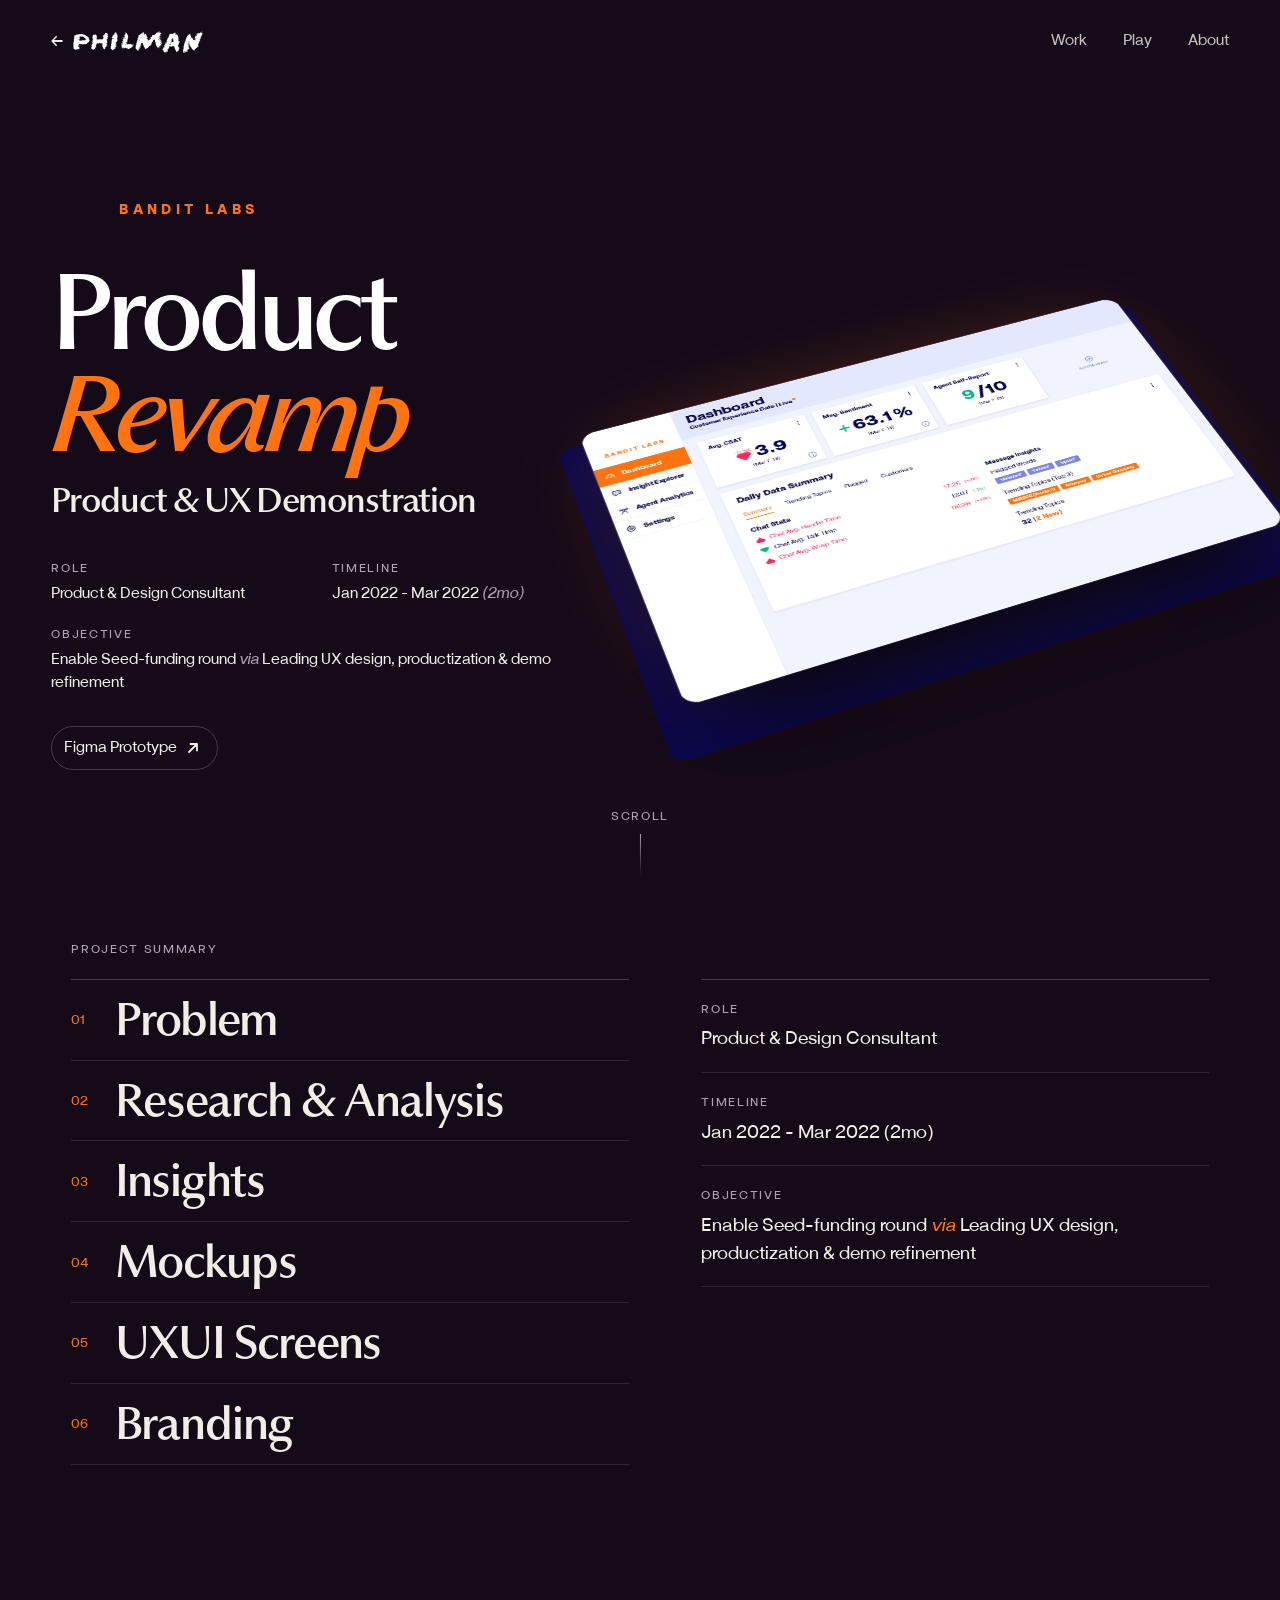
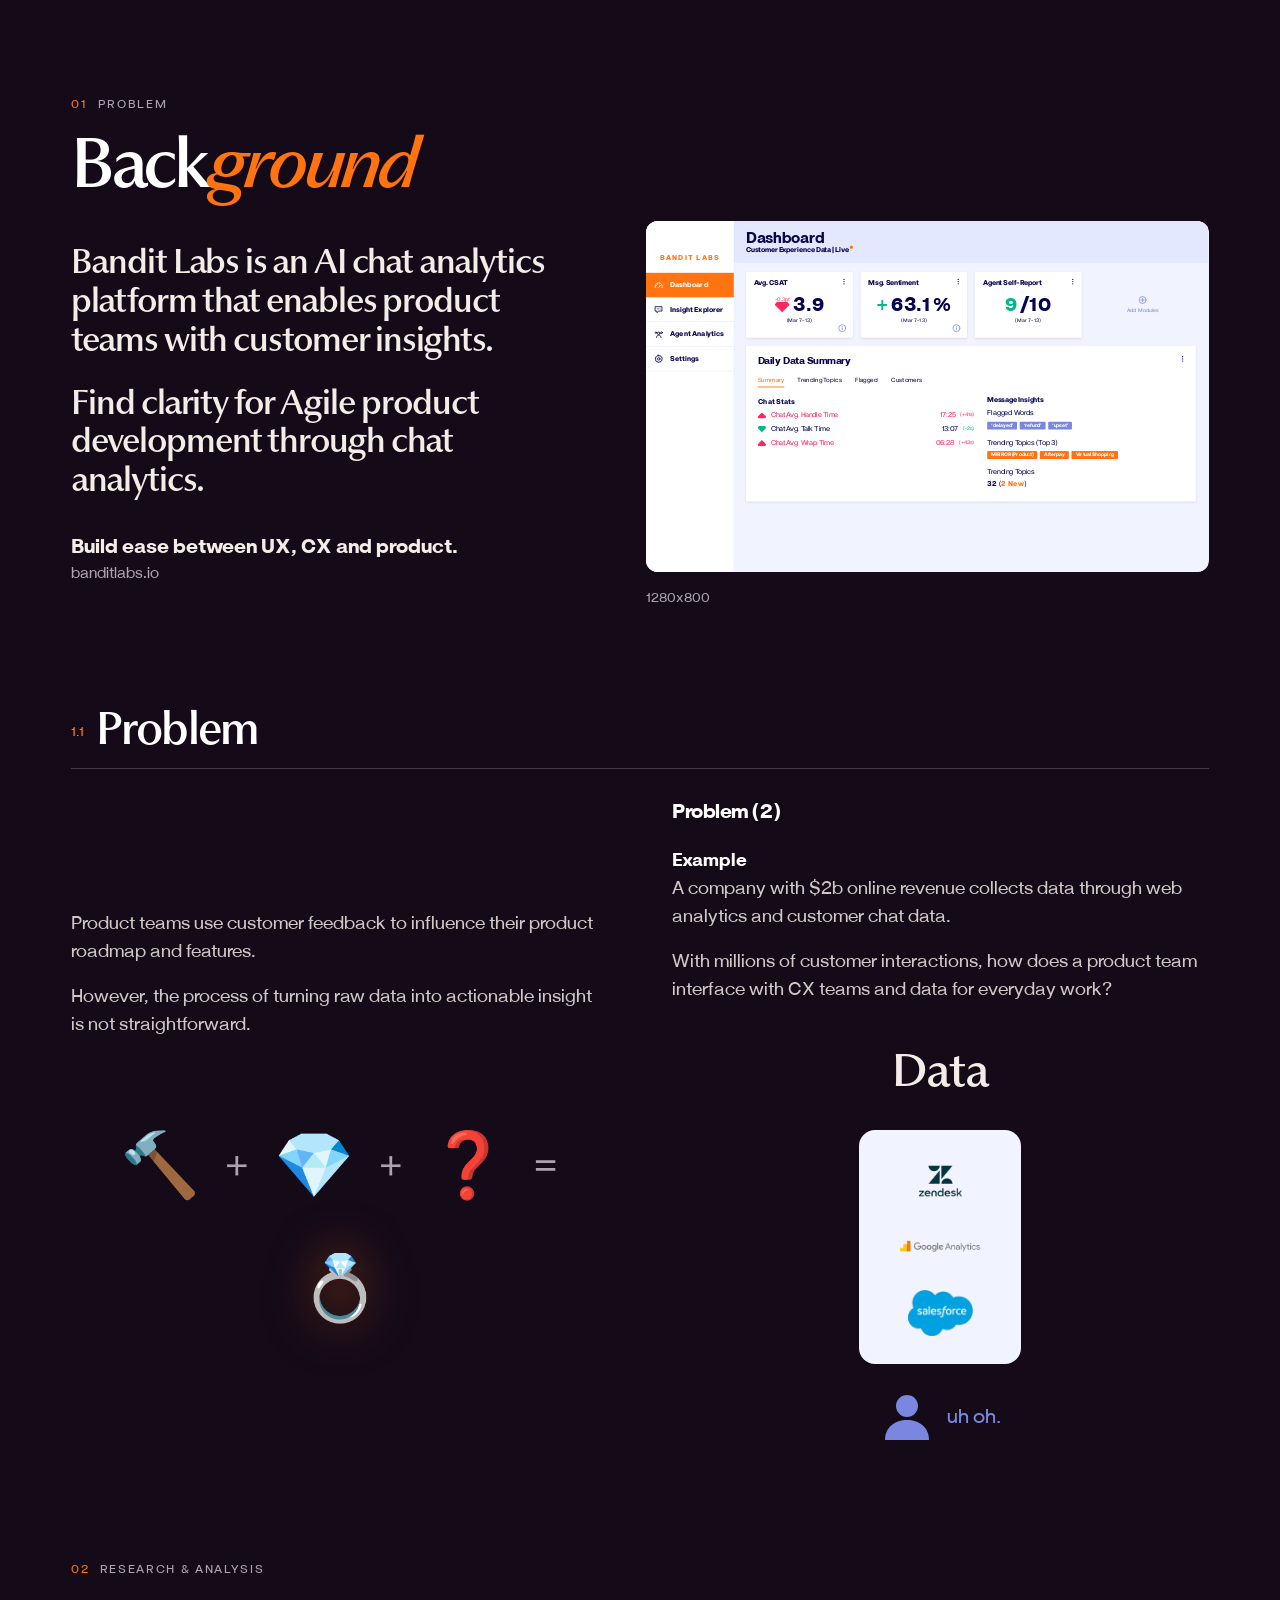
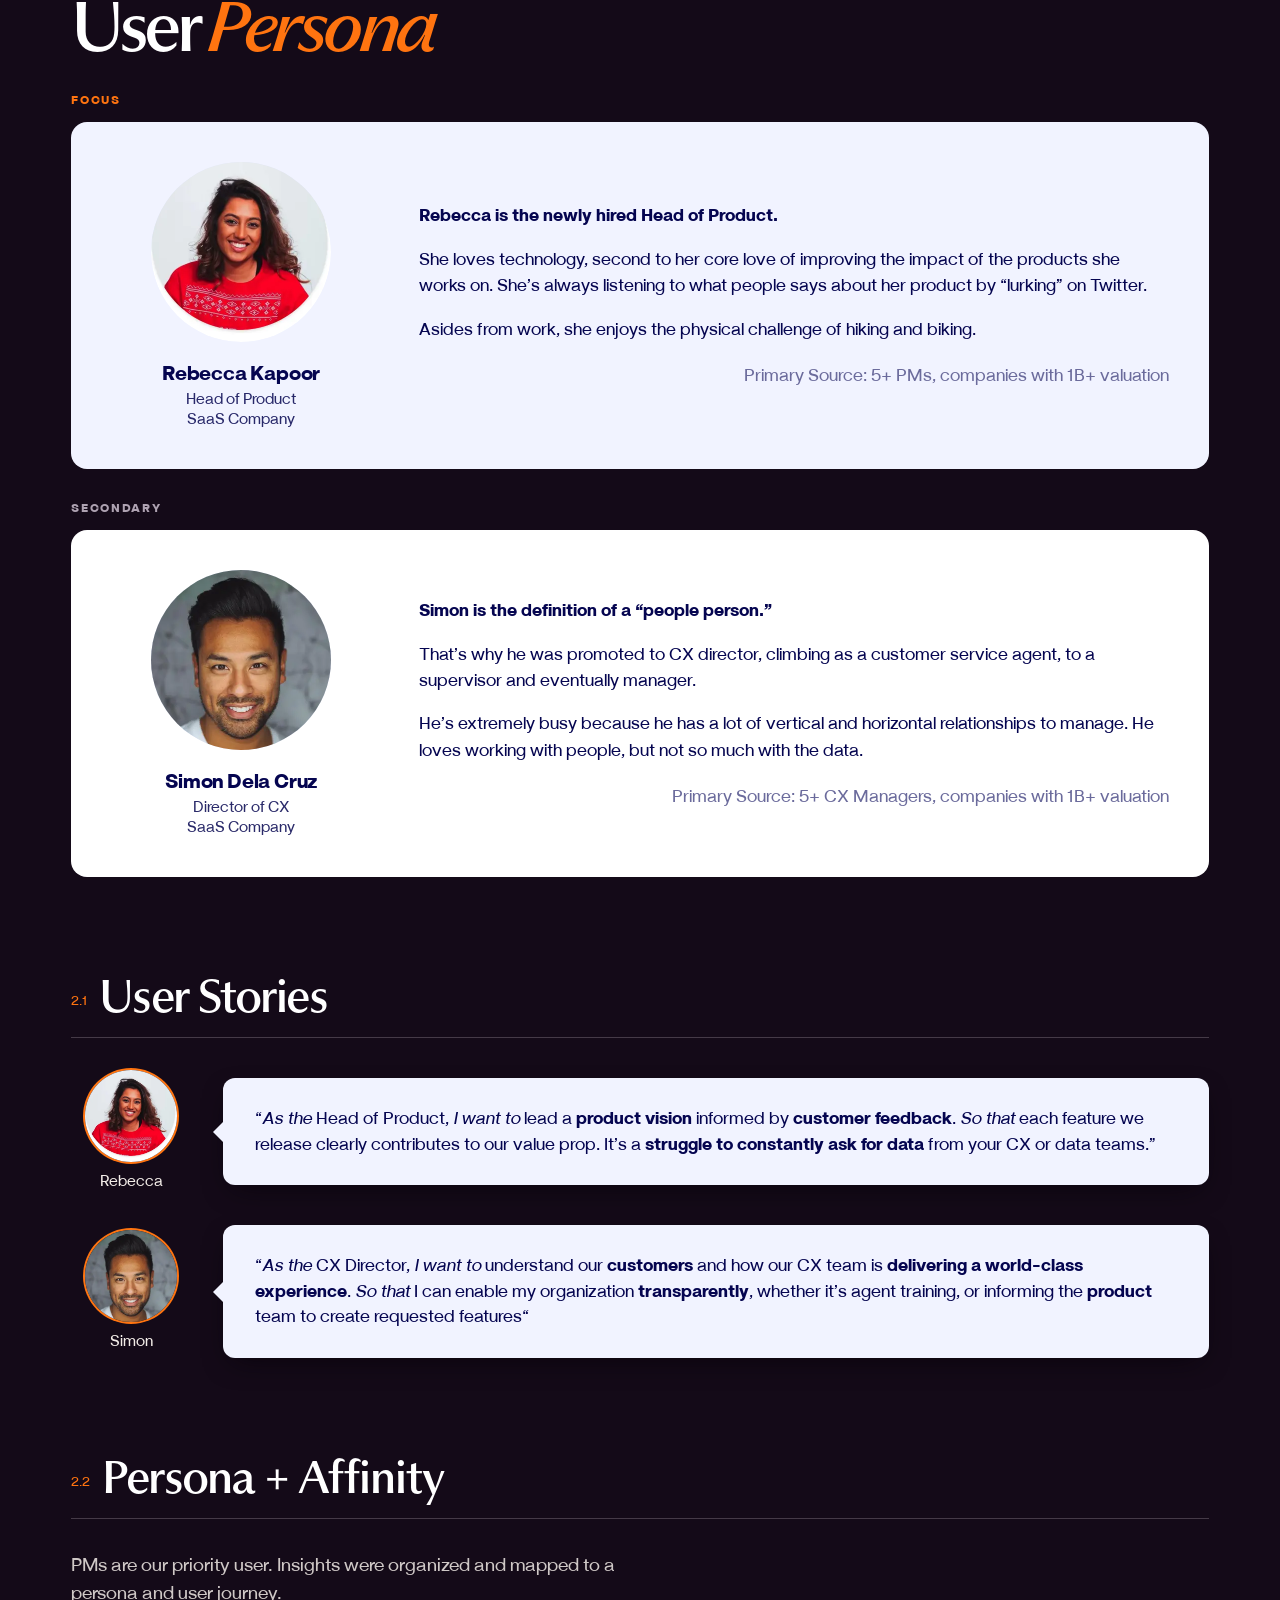
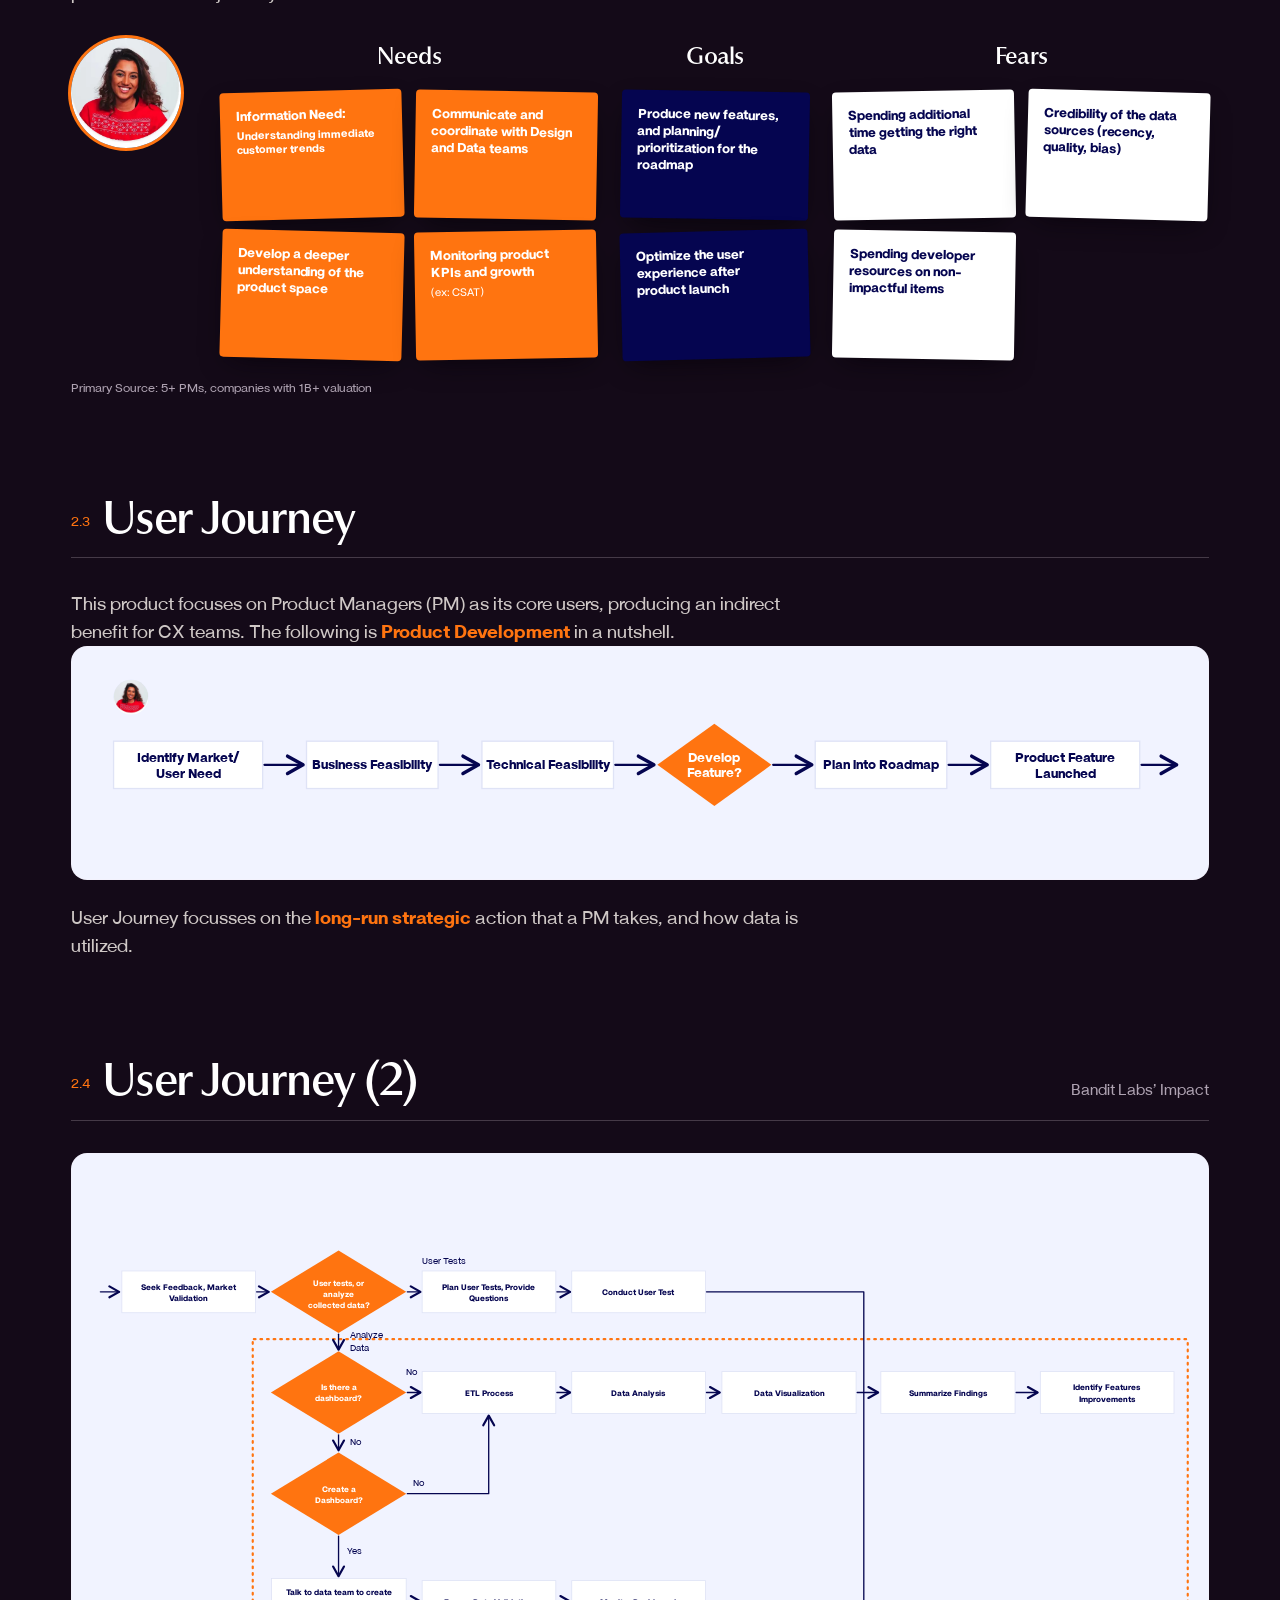
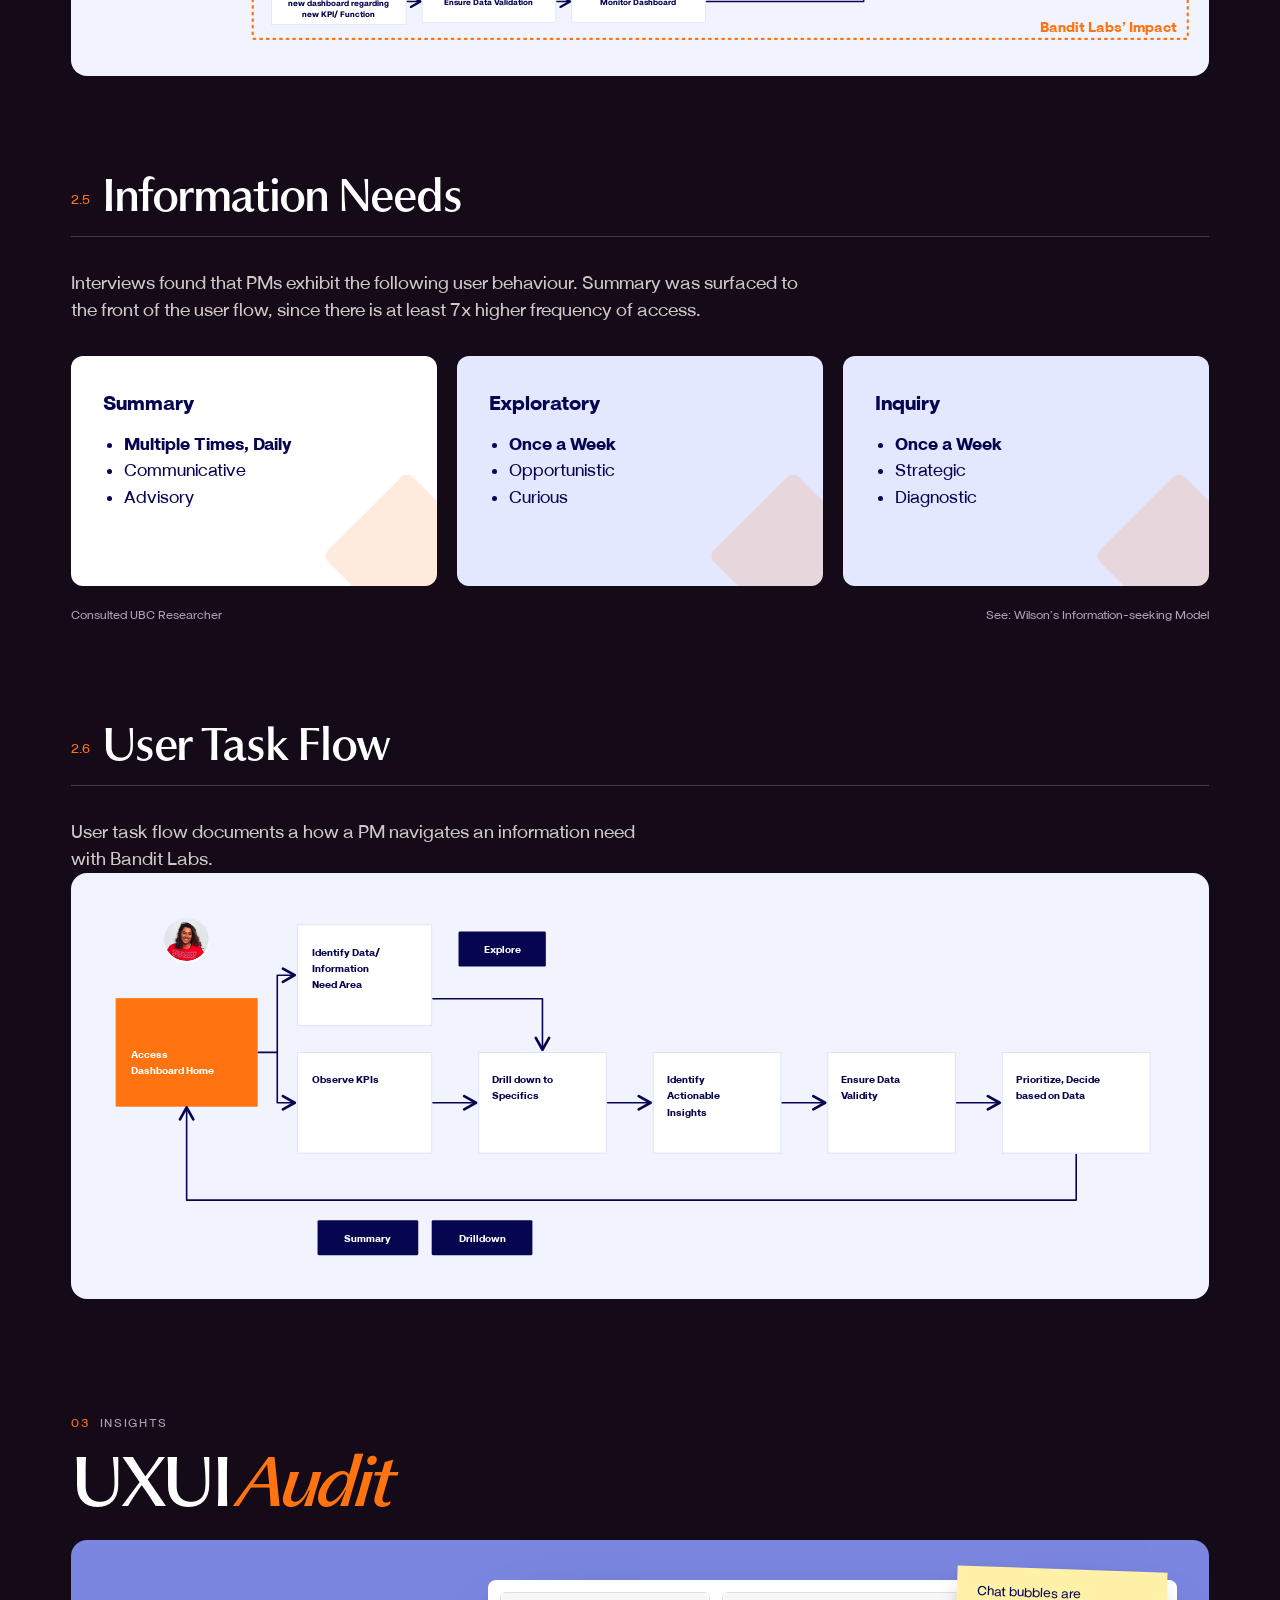
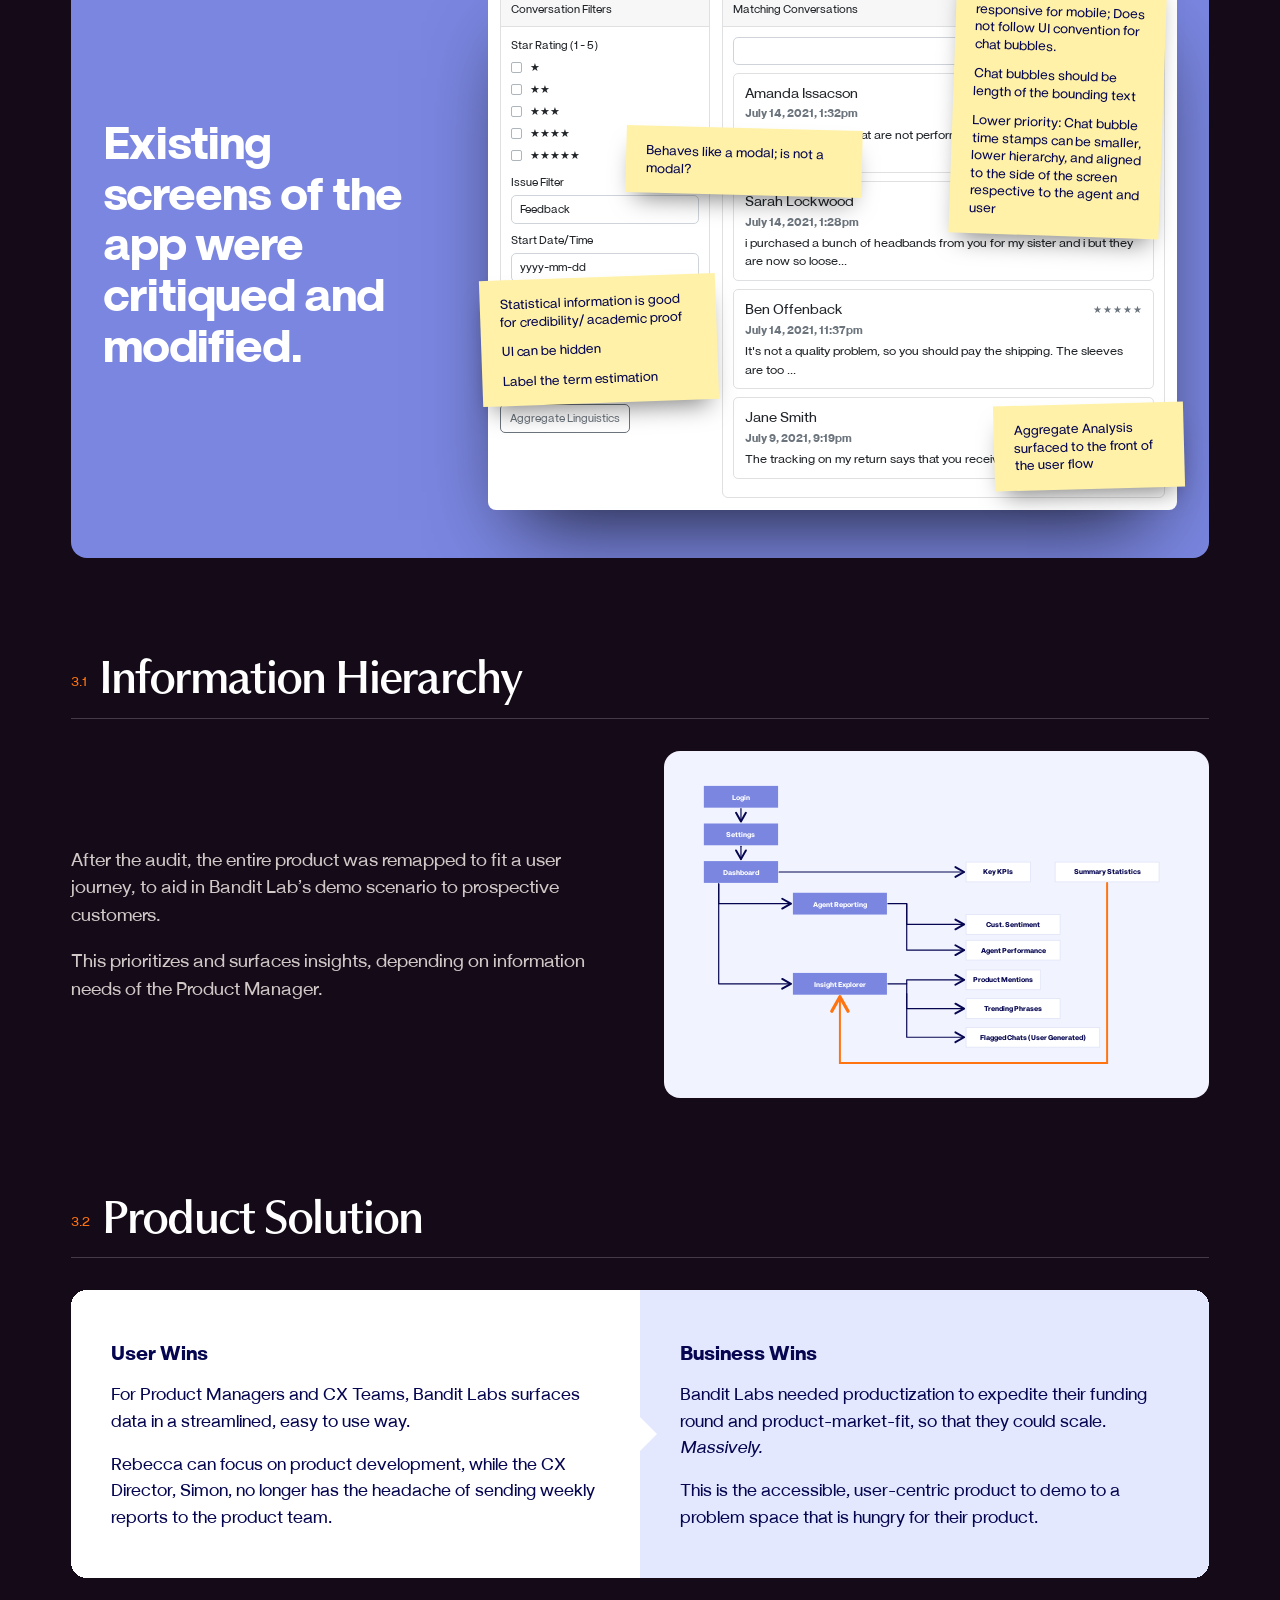
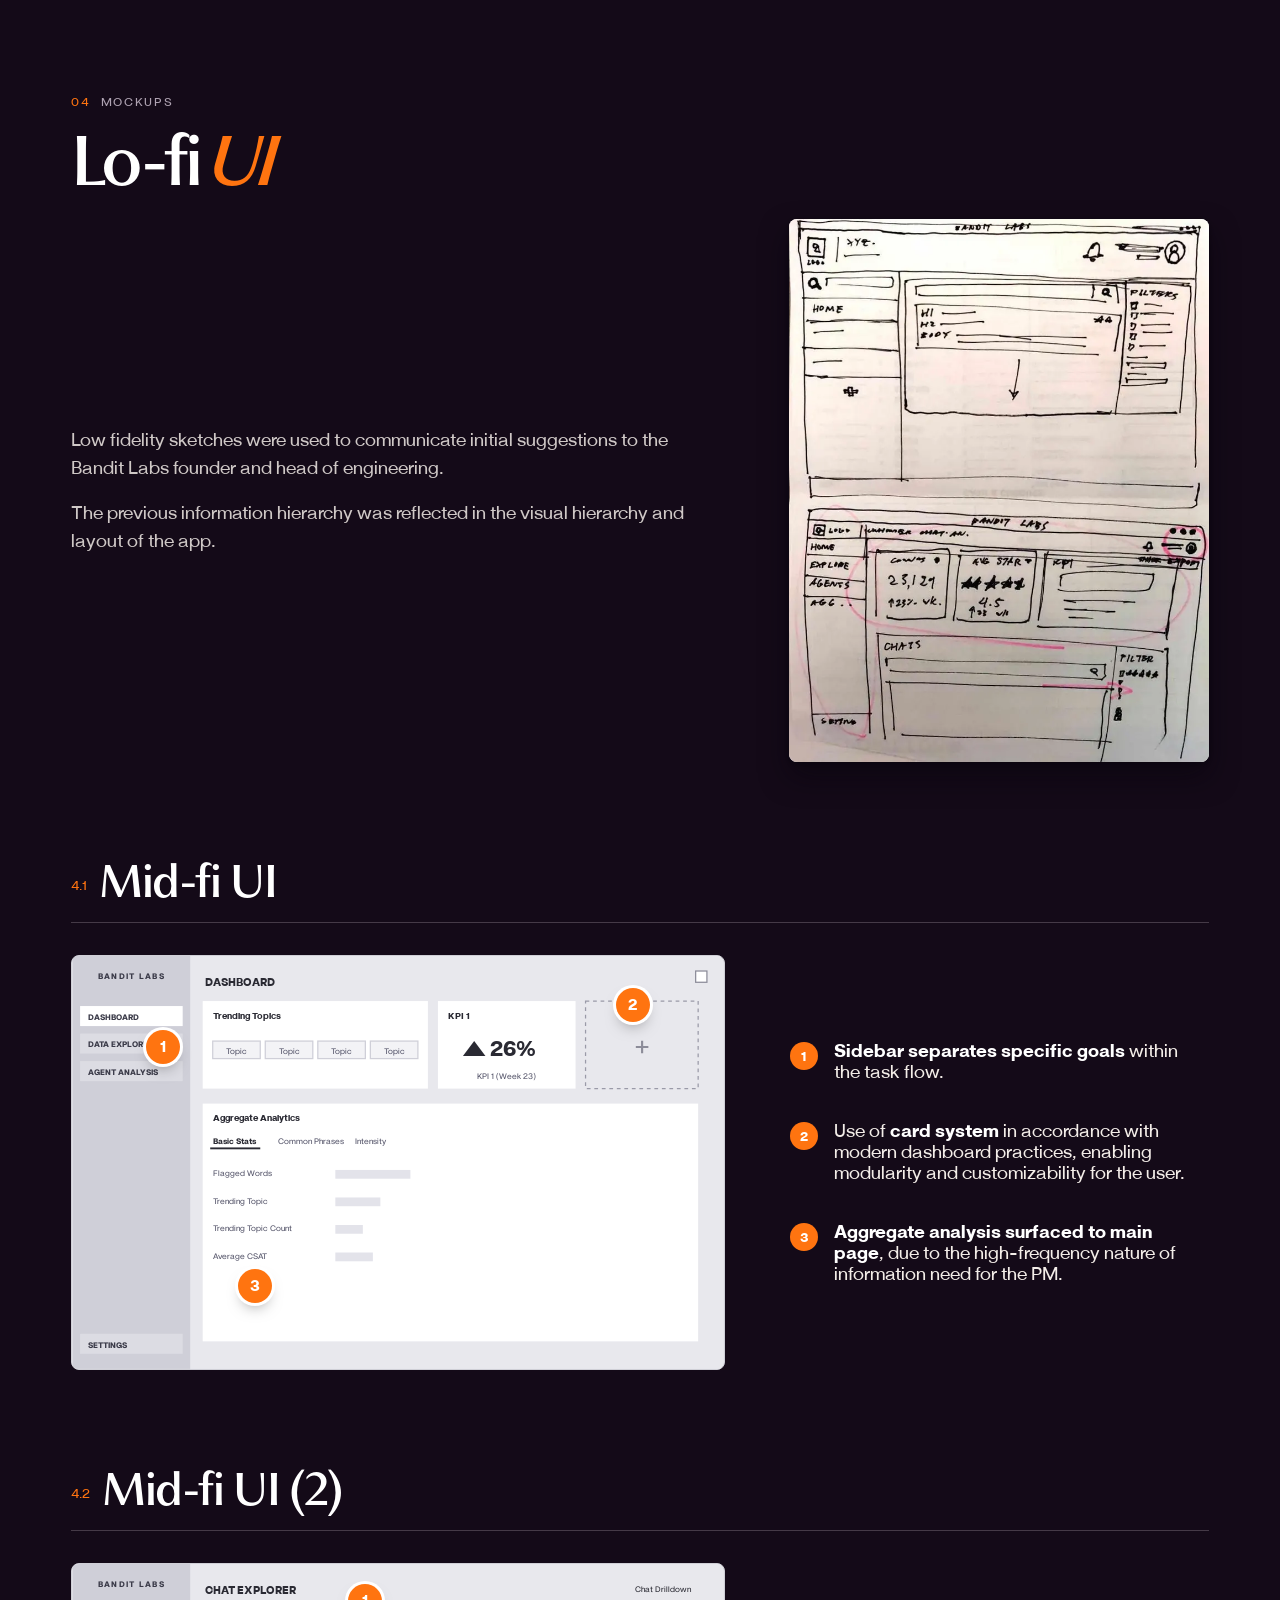
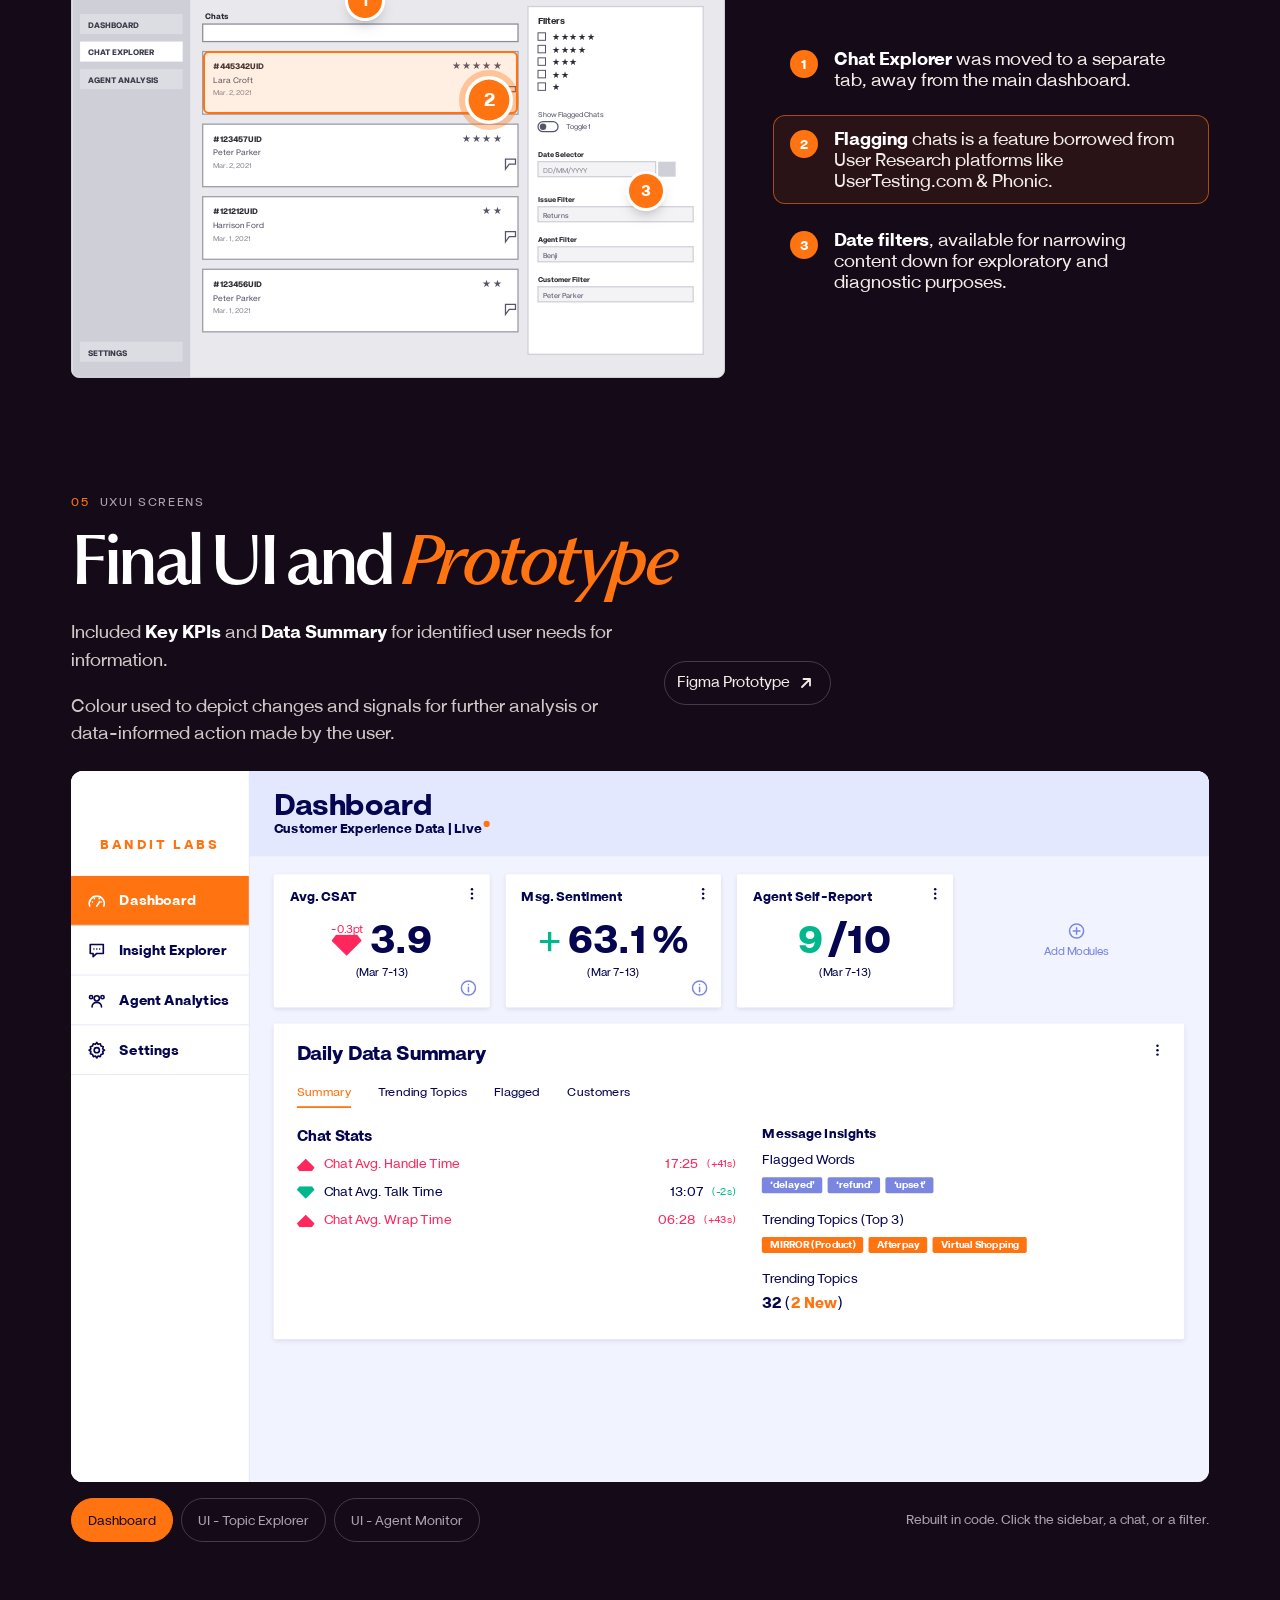
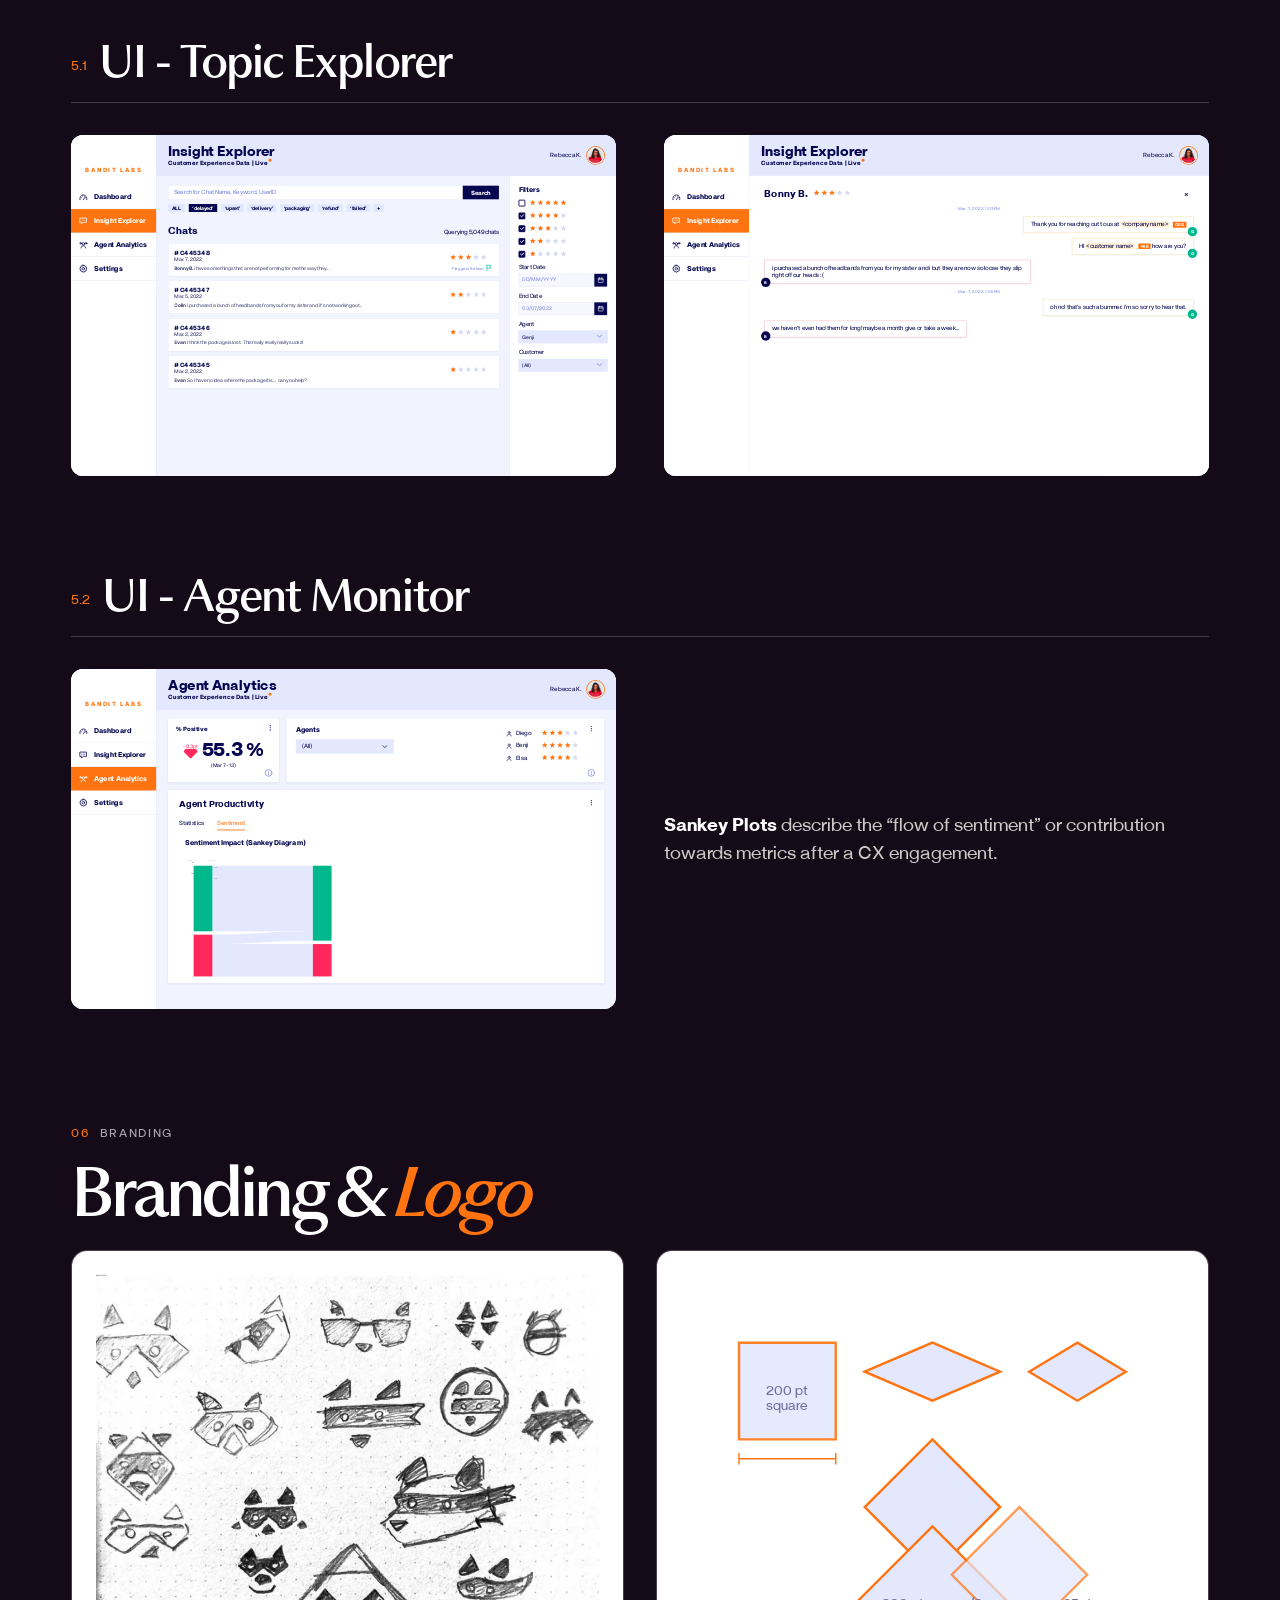
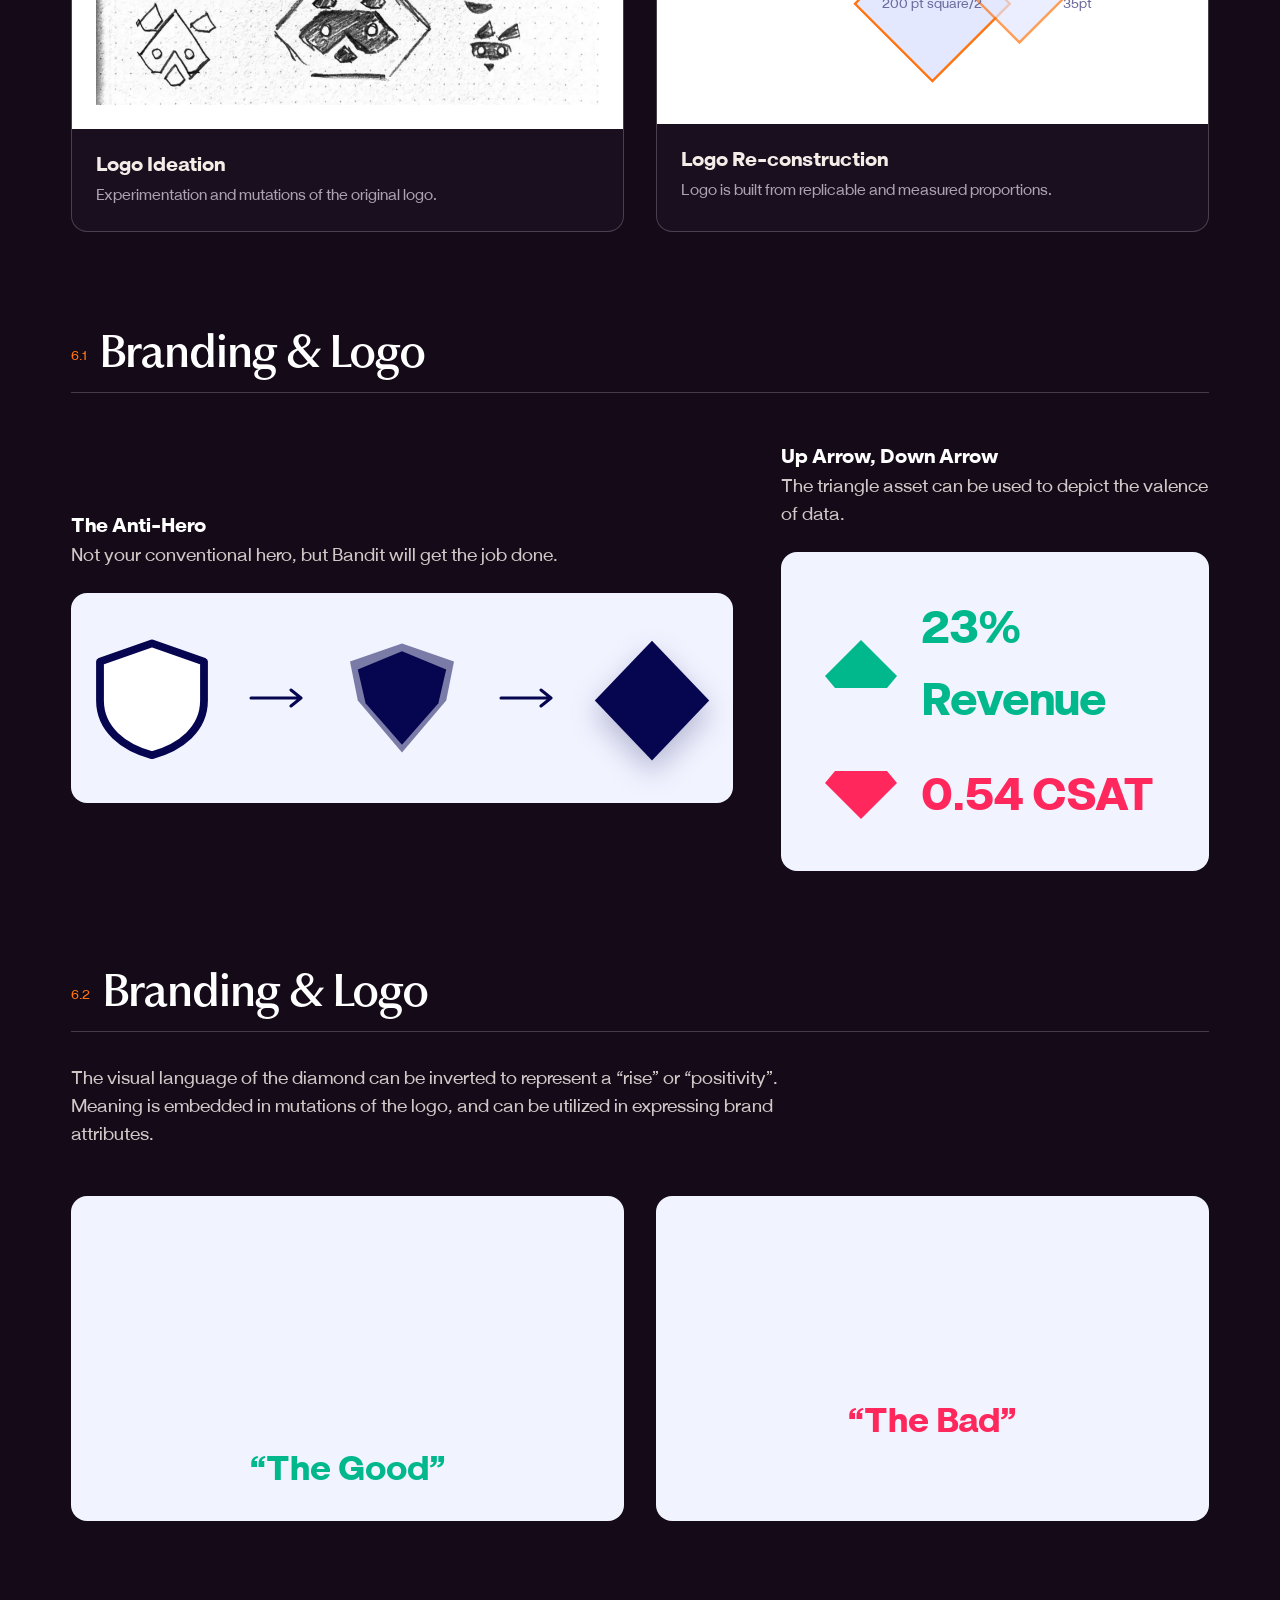
<file: work/bandit-labs.html>
<!DOCTYPE html>
<html lang="en">
<head>
<meta charset="utf-8">
<meta name="viewport" content="width=device-width, initial-scale=1">
<title>Bandit Labs | Product Revamp Case Study | Philman Yeung</title>
<meta name="description" content="Product Revamp: Product & UX Demonstration for Bandit Labs, an AI chat analytics platform. Product and design consultant, Jan 2022 to Mar 2022.">
<script>try{var fl=null;try{fl=sessionStorage.getItem("flow")}catch(e){}if(!fl&&/^flow:/.test(window.name))fl=window.name.slice(5);if(fl&&window.name!=="peek"){window.__flow=fl;document.documentElement.className+=" flow-in";document.write('<style id="flow-cover">html.flow-in body>*:not(.flow-cv){transform:translateY(-12px)}html.flow-in body::before{content:"";position:fixed;inset:0;z-index:299;background:radial-gradient(circle,rgba(26,163,157,.42) 0 1.4px,transparent 1.9px) 0 0/14px 24.25px,radial-gradient(circle,rgba(26,163,157,.42) 0 1.4px,transparent 1.9px) 7px 12.12px/14px 24.25px,#140a18}</style>')}}catch(e){}</script>
<link rel="icon" href="/favicon.svg" type="image/svg+xml">
<link rel="icon" href="/favicon-32.png" sizes="32x32" type="image/png">
<link rel="apple-touch-icon" href="/apple-touch-icon.png">
<link rel="preload" href="/fonts/ZTNature-Regular.woff2" as="font" type="font/woff2" crossorigin>
<link rel="preload" href="/fonts/PPMuseum-Regular.woff2" as="font" type="font/woff2" crossorigin>
<meta name="theme-color" content="#140a18">
<link rel="alternate" type="text/markdown" href="/llms.txt" title="Summary for AI assistants">
<script src="/motion.js"></script>
<link rel="stylesheet" href="/tokens.css">
<style>
/* ---------- Bandit Labs colour tokens (from the Figma file) + dark page roles ---------- */
:root{
  --bn-navy:#050550;--bn-orange:#ff7410;--bn-green:#01b88c;--bn-pink:#ff275b;
  --bn-lav:#e3e8ff;--bn-paper:#f1f3ff;--bn-blue:#6f7ad9;--bn-ink:#050550;--bn-line:#e3e6f5;--bn-grey:#8a8aa8;
  --bn-note:#fff2a8;--bn-purple:#7a86e0;
  /* dark roles: Bandit orange replaces the portfolio accents on this page */
  --sn-accent:var(--bn-orange);            /* emphasis, numbers, focus. 7.6:1 on --bg */
  --sn-wash:rgba(255,116,16,.09);
  --sn-edge:rgba(255,116,16,.6);
  --sn-glow:0 12px 30px -14px rgba(255,116,16,.7);
  --loop-float:7s;--loop-dash:2.6s;--loop-pulse:2.4s;--loop-marq:60s;
}

*{box-sizing:border-box;margin:0;padding:0}
html{scroll-behavior:smooth;scroll-padding-top:var(--nav-h)}
body{font:400 var(--fs-body)/var(--lh-body) var(--sans);color:var(--text);background:var(--bg);-webkit-font-smoothing:antialiased;overflow-x:clip}
html{overflow-x:clip}
@media(max-width:760px){body{font-size:var(--fs-callout)}}
img{max-width:100%;display:block}
::selection{background:var(--sn-accent);color:var(--bg)}
a{color:inherit}
button{font-family:inherit}
:focus-visible{outline:var(--focus-ring) solid var(--sn-accent);outline-offset:var(--focus-offset);border-radius:var(--radius-sm)}
.sr{position:absolute;width:1px;height:1px;overflow:hidden;clip-path:inset(50%);white-space:nowrap}
.skip{position:absolute;left:-999px;top:var(--space-2-5);z-index:var(--z-skip);min-height:var(--target);display:inline-flex;align-items:center;padding:0 var(--space-4);background:var(--bg);color:var(--text);border:var(--hairline) solid var(--line-2);border-radius:var(--radius-pill);font-size:var(--fs-footnote);text-decoration:none}
.skip:focus{left:var(--space-3)}

/* progress + nav */
#progress{position:fixed;top:0;left:0;right:0;height:var(--space-0-5);z-index:var(--z-progress);transform-origin:0 50%;transform:scaleX(0);background:var(--bn-orange)}
.nav{position:fixed;top:0;left:0;right:0;z-index:var(--z-nav);display:flex;justify-content:space-between;align-items:center;padding:var(--space-5) var(--gutter);border-bottom:var(--hairline) solid transparent;transition:background-color var(--fade-slow) var(--ease),backdrop-filter var(--fade-slow) var(--ease),border-color var(--fade-slow) var(--ease),transform var(--move) var(--ease)}
.nav.solid{background:var(--glass);-webkit-backdrop-filter:blur(var(--blur));backdrop-filter:blur(var(--blur));border-bottom-color:var(--line)}
.nav.hide{transform:translateY(-100%)}
.nav .brand{display:inline-flex;align-items:center;gap:var(--space-2-5);min-height:var(--target);text-decoration:none;font-size:var(--fs-subhead)}
.nav .brand img{display:block;height:22px;width:auto;transform-origin:20% 70%;transition:transform var(--move-slow) var(--ease-spring)}
.nav .brand:hover img,.nav .brand:focus-visible img{transform:rotate(-3deg) scale(1.06)}
.nav nav{display:flex;gap:clamp(18px,3vw,36px)}
.nav nav a,.lnk{position:relative;text-decoration:none;padding-bottom:var(--space-0-5);background:linear-gradient(currentColor,currentColor) 0 100%/0 1px no-repeat;transition:background-size var(--move) var(--ease),opacity var(--fade) var(--ease),color var(--fade) var(--ease)}
.nav nav a{font-size:var(--fs-subhead);opacity:.8}
.nav nav a::after,.lnk::after{content:"";position:absolute;left:-8px;right:-8px;top:min(0px,calc((100% - var(--target))/2));bottom:min(0px,calc((100% - var(--target))/2))}
.nav nav a:hover,.nav nav a:focus-visible,.lnk:hover,.lnk:focus-visible{background-size:100% 1px;opacity:1}
@media(max-width:760px){.nav .brand img{height:18px}}

/* layout + type */
.wrap{max-width:var(--wrap);margin:0 auto;padding:0 var(--gutter)}
section{position:relative}
.eyebrow{font-size:var(--fs-caption);letter-spacing:var(--track-caps);text-transform:uppercase;color:var(--muted);display:flex;align-items:center;gap:var(--space-2-5)}
.eyebrow b{color:var(--sn-accent);font-weight:400;font-variant-numeric:tabular-nums}
h2.sec{font-family:var(--serif);font-weight:400;font-size:var(--fs-display-sm);line-height:var(--lh-display);letter-spacing:var(--track-display);word-spacing:var(--word-display);color:var(--text-strong);margin:var(--space-4) 0 var(--space-6)}
h2.sec em,.h3x em{font-style:italic;color:var(--sn-accent)}
.lede{font-size:var(--fs-lead);max-width:36rem;color:var(--text-2)}
.lede.wide{max-width:46rem}
p+p{margin-top:1em}
.mp{color:var(--muted)}
.src{font-size:var(--fs-caption);color:var(--muted);margin-top:var(--space-5)}
.cap{font-size:var(--fs-footnote);color:var(--muted);margin-top:var(--space-4)}

/* reveal */
.rv{opacity:0;transform:translateY(36px);transition:opacity var(--fade-reveal) var(--ease),transform var(--move-reveal) var(--ease)}
.rv.in{opacity:1;transform:none}
.rv.d1{transition-delay:var(--stagger)}.rv.d2{transition-delay:calc(var(--stagger)*2)}.rv.d3{transition-delay:calc(var(--stagger)*3)}.rv.d4{transition-delay:calc(var(--stagger)*4)}
.rv.done{transition-delay:0s!important}
.split .w{display:inline-block;overflow:hidden;vertical-align:top;padding:.22em .16em .24em .16em;margin:-.22em -.16em -.24em -.16em}
.split .w>span{display:inline-block;transform:translateY(135%);transition:transform var(--move-reveal) var(--ease);transition-delay:calc(var(--stagger)*var(--i,0))}
.split.in .w>span{transform:none}

.sub-h{display:flex;align-items:baseline;justify-content:space-between;gap:var(--space-5);margin:var(--space-24) 0 var(--space-8);border-bottom:var(--hairline) solid var(--line-2);padding-bottom:var(--space-4);flex-wrap:wrap}
.sub-h:first-child{margin-top:0}
.sub-h h3{font-family:var(--serif);font-weight:400;font-size:var(--fs-title);line-height:var(--lh-title);letter-spacing:var(--track-title);color:var(--text-strong)}
.sub-h h3 span{font-family:var(--sans);font-size:var(--fs-footnote);color:var(--sn-accent);letter-spacing:0;margin-right:var(--space-3);vertical-align:middle;font-variant-numeric:tabular-nums}
.pill-link{display:inline-flex;align-items:center;gap:var(--space-2);min-height:var(--target);padding:0 var(--space-4) 0 var(--space-3);border:var(--hairline) solid var(--line-2);border-radius:var(--radius-pill);font-size:var(--fs-subhead);text-decoration:none;color:var(--text);transition:border-color var(--fade) var(--ease),background-color var(--fade) var(--ease)}
.pill-link:hover,.pill-link:focus-visible{border-color:var(--sn-accent);background:var(--sn-wash)}
.pill-link svg{width:16px;height:16px;transition:transform var(--move) var(--ease)}
.pill-link:hover svg{transform:translate(2px,-2px)}

/* HERO */
.hero{overflow-x:clip;min-height:100svh;display:grid;grid-template-columns:1fr 1.15fr;align-items:center;gap:var(--space-10);padding:var(--space-30) var(--gutter) var(--space-16);max-width:1440px;margin:0 auto}
@media(max-width:960px){.hero{grid-template-columns:1fr;padding-top:var(--page-top)}}
.hero>div:first-child{position:relative;z-index:var(--z-hero-text)}
.he{opacity:0;transform:translateY(14px);filter:blur(6px);transition:opacity var(--fade-reveal) var(--ease),filter var(--fade-reveal) var(--ease),transform var(--move-reveal) var(--ease);transition-delay:calc(var(--delay-hero) + var(--stagger)*var(--i,0))}
.hero.ready .he{opacity:1;transform:none;filter:none}
.hero .tag{display:inline-flex;align-items:center;gap:var(--space-3)}
.lockup{display:flex;align-items:center;gap:var(--space-4);color:var(--bn-orange)}
.lockup svg{width:56px;height:auto;color:var(--text-strong)}
.lockup b{font-weight:700;font-size:var(--fs-title-3);letter-spacing:.22em;font-variant-caps:all-small-caps;text-transform:uppercase}
.hero h1{font-family:var(--serif);font-weight:400;font-size:var(--fs-display-xl);line-height:var(--lh-display);letter-spacing:var(--track-display);word-spacing:var(--word-display);color:var(--text-strong);margin:var(--space-6) 0 var(--space-4)}
.hero h1 em{display:block;font-style:italic;color:var(--bn-orange);padding-right:.1em}
.hero .sub{font-family:var(--serif);font-size:var(--fs-quote);line-height:1.1;letter-spacing:var(--track-quote);word-spacing:var(--word-quote);color:var(--text)}
.meta{display:grid;grid-template-columns:repeat(2,minmax(0,1fr));gap:var(--space-5) var(--space-8);margin-top:var(--space-10);font-size:var(--fs-subhead);max-width:34rem}
@media(max-width:600px){.meta{grid-template-columns:1fr}}
.meta dt{font-size:var(--fs-caption);letter-spacing:var(--track-caps);text-transform:uppercase;color:var(--muted);margin-bottom:var(--space-1)}
.meta dd{color:var(--text)}
.meta dd i{color:var(--muted)}
.meta .full{grid-column:1/-1}
.hero-links{display:flex;gap:var(--space-3);flex-wrap:wrap;margin-top:var(--space-8)}

/* tilted laptop-style stage */
.stage{perspective:1800px;height:min(74vh,700px);position:relative;display:flex;align-items:center;justify-content:center}
@media(max-width:960px){.stage{height:380px}}
.plane{position:relative;width:min(118%,820px);transform-style:preserve-3d;transform:rotateX(46deg) rotateZ(-22deg) translateZ(0);transition:transform var(--move-fast) var(--ease);animation:floaty var(--loop-float) ease-in-out 3}
@keyframes floaty{0%,100%{translate:0 0}50%{translate:0 -14px}}
.plane .appfit{border-radius:var(--radius-xl);box-shadow:0 60px 90px -30px rgba(0,0,0,.85),0 0 0 1px var(--line-2),0 0 120px -30px rgba(255,116,16,.35)}
.plane::after{content:"";position:absolute;inset:-4% -4% -10%;border-radius:var(--radius-xl);background:var(--bn-navy);transform:translateZ(-26px);z-index:-1;opacity:.9}
.scrollcue{position:absolute;left:50%;bottom:var(--space-6);transform:translateX(-50%);font-size:var(--fs-caption);letter-spacing:var(--track-caps);color:var(--muted);display:flex;flex-direction:column;align-items:center;gap:var(--space-2)}
.scrollcue span{width:1px;height:42px;background:linear-gradient(var(--muted),transparent);animation:cue 1.8s ease-in-out 3;transform-origin:top}
@keyframes cue{0%{transform:scaleY(0)}50%{transform:scaleY(1)}100%{transform:scaleY(0);transform-origin:bottom}}

/* project summary index */
.summary{padding:var(--space-10) 0 var(--section-y)}
.sum-grid{display:grid;grid-template-columns:1.1fr 1fr;gap:var(--space-18);margin-top:var(--space-5)}
@media(max-width:900px){.sum-grid{grid-template-columns:1fr;gap:var(--space-10)}}
.toc{list-style:none;border-top:var(--hairline) solid var(--line-2);counter-reset:t}
.toc li{border-bottom:var(--hairline) solid var(--line)}
.toc a{display:grid;grid-template-columns:44px 1fr 22px;align-items:center;min-height:var(--target);padding:var(--space-4) 0;text-decoration:none;font-family:var(--serif);font-size:var(--fs-title);line-height:var(--lh-title);letter-spacing:var(--track-title);color:var(--text);transition:color var(--fade) var(--ease),padding var(--move-slow) var(--ease)}
.toc a span{font-family:var(--sans);font-size:var(--fs-footnote);letter-spacing:0;color:var(--sn-accent);font-variant-numeric:tabular-nums}
.toc a svg{width:20px;height:20px;opacity:0;transform:translateX(-8px);transition:opacity var(--fade) var(--ease),transform var(--move) var(--ease);color:var(--sn-accent)}
.toc a:hover,.toc a:focus-visible{color:var(--text-strong);padding-left:var(--space-3)}
.toc a:hover svg,.toc a:focus-visible svg{opacity:1;transform:none}
.facts{border-top:var(--hairline) solid var(--line-2);align-self:start}
.facts div{padding:var(--space-5) 0;border-bottom:var(--hairline) solid var(--line)}
.facts b{display:block;font-weight:400;color:var(--muted);font-size:var(--fs-caption);text-transform:uppercase;letter-spacing:var(--track-caps);margin-bottom:var(--space-1-5)}
.facts span{font-size:var(--fs-lead)}
.facts span i{color:var(--sn-accent)}

/* generic sections */
.part{padding:var(--section-y) 0 0}
.part:last-of-type{padding-bottom:var(--section-y)}
.card-b{border:var(--hairline) solid var(--line-2);border-radius:var(--radius-xl);background:var(--surface);padding:var(--space-8)}

/* background + big quote */
.bg2{display:grid;grid-template-columns:1fr 1.1fr;gap:var(--space-16);align-items:center}
@media(max-width:900px){.bg2{grid-template-columns:1fr}}
.big-quote{font-family:var(--serif);font-size:var(--fs-quote);line-height:1.12;letter-spacing:var(--track-quote);word-spacing:var(--word-quote);color:var(--text)}
.big-quote+.big-quote{margin-top:var(--space-6)}
.big-quote em{color:var(--sn-accent)}
.bold-line{margin-top:var(--space-8);font-weight:700;font-size:var(--fs-title-3)}
.bold-line a{font-weight:400;display:block;color:var(--muted);font-size:var(--fs-subhead)}

/* problem equation */
.problem2{display:grid;grid-template-columns:1fr 1fr;gap:var(--space-16);align-items:center}
@media(max-width:900px){.problem2{grid-template-columns:1fr;gap:var(--space-10)}}
.eq{display:flex;align-items:center;justify-content:center;gap:clamp(8px,2vw,24px);font-size:clamp(2.25rem,5vw,4.25rem);margin-top:var(--stack-xl);flex-wrap:wrap}
.eq>span{opacity:0;transform:translateY(-40px) scale(.7);transition:opacity var(--fade) var(--ease),transform var(--move-spring) var(--ease-spring);transition-delay:calc(var(--stagger)*var(--i)*3)}
.eq.in>span{opacity:1;transform:none}
.eq .op{font-family:var(--serif);color:var(--muted);font-size:.7em}
.eq .res{filter:drop-shadow(0 0 24px rgba(255,116,16,.5))}
.eq.in .res{animation:pulse var(--loop-pulse) var(--ease) 3 1.2s}
@keyframes pulse{0%,100%{transform:scale(1)}50%{transform:scale(1.18) rotate(6deg)}}
.data-stack{display:flex;flex-direction:column;align-items:center;gap:var(--space-6)}
.data-stack h4{font-family:var(--serif);font-weight:400;font-size:var(--fs-title);letter-spacing:var(--track-title)}
.vendors{display:flex;flex-direction:column;gap:var(--space-5);align-items:center;background:#f1f3ff;border-radius:var(--radius-xl);padding:var(--space-7) var(--space-10)}
.vendors img{height:46px;width:auto;object-fit:contain;opacity:0;transform:translateY(14px);transition:opacity var(--fade-reveal) var(--ease),transform var(--move-reveal) var(--ease);transition-delay:calc(var(--stagger)*var(--i)*2)}
.vendors.in img{opacity:1;transform:none}
.uhoh{display:flex;align-items:center;gap:var(--space-3);color:var(--bn-purple);font-size:var(--fs-title-3)}
.uhoh svg{width:56px;height:56px}
.uhoh.in .ghost{animation:wobble var(--loop-pulse) var(--ease) 3}
@keyframes wobble{0%,100%{transform:rotate(0)}30%{transform:rotate(-8deg)}60%{transform:rotate(6deg)}}

/* persona */
.persona{display:grid;grid-template-columns:260px 1fr;gap:var(--space-12);align-items:center;padding:var(--space-10);background:#f1f3ff;color:var(--bn-navy);border-radius:var(--radius-xl);overflow:hidden;position:relative}
@media(max-width:760px){.persona{grid-template-columns:1fr;padding:var(--space-7)}}
.persona.sec2{background:#fff}
.pface{text-align:center}
.pface .ph{width:180px;height:180px;margin:0 auto var(--space-4);border-radius:50%;overflow:hidden;background:var(--bn-lav);box-shadow:0 0 0 0 rgba(255,116,16,0);transition:box-shadow var(--move-slow) var(--ease),transform var(--move-slow) var(--ease-spring)}
.persona:hover .ph{box-shadow:0 0 0 6px var(--bn-orange);transform:scale(1.04)}
.pface .ph img{width:100%;height:100%;object-fit:cover}
.pface b{display:block;font-size:var(--fs-title-3);letter-spacing:var(--track-tight)}
.pface span{display:block;font-size:var(--fs-subhead);line-height:1.35;opacity:.85}
.ptext p{font-size:var(--fs-body);color:var(--bn-navy)}
.ptext p:first-child{font-weight:700}
.persona .src{color:#6b6b9c;text-align:right}
.persona-wrap+.persona-wrap{margin-top:var(--space-6)}
.focus-tag{display:inline-block;margin-bottom:var(--space-3);font-size:var(--fs-caption);letter-spacing:var(--track-caps);text-transform:uppercase;color:var(--bn-orange);font-weight:700}

/* user stories */
.stories{display:flex;flex-direction:column;gap:var(--space-8)}
.story{display:grid;grid-template-columns:120px 1fr;gap:var(--space-8);align-items:center}
@media(max-width:700px){.story{grid-template-columns:1fr}}
.story .who{text-align:center;font-size:var(--fs-subhead)}
.story .who img{width:92px;height:92px;border-radius:50%;object-fit:cover;margin:0 auto var(--space-2);box-shadow:0 0 0 2px var(--bn-orange)}
.story blockquote{position:relative;background:#f1f3ff;color:var(--bn-navy);border-radius:var(--radius-lg);padding:var(--space-7) var(--space-8);font-size:var(--fs-body);line-height:1.5;box-shadow:var(--shadow-card)}
.story blockquote::before{content:"";position:absolute;left:-10px;top:50%;margin-top:-10px;border:10px solid transparent;border-left:0;border-right-color:#f1f3ff}
@media(max-width:700px){.story blockquote::before{display:none}}
.story b{font-weight:700}

/* affinity */
.aff{display:grid;grid-template-columns:auto 1fr;gap:var(--space-10);align-items:start;margin-top:var(--space-8)}
@media(max-width:820px){.aff{grid-template-columns:1fr}}
.aff .face{width:110px;height:110px;border-radius:50%;object-fit:cover;box-shadow:0 0 0 3px var(--bn-orange)}
.aff-board{display:grid;grid-template-columns:2fr 1fr 2fr;gap:var(--space-6);min-width:0}
@media(max-width:820px){.aff-board{grid-template-columns:1fr}}
.aff-col h4{font-family:var(--serif);font-weight:400;font-size:var(--fs-quote-sm);letter-spacing:var(--track-quote);text-align:center;margin-bottom:var(--space-4);color:var(--text-strong)}
.aff-grid{display:grid;grid-template-columns:1fr 1fr;gap:var(--space-3)}
.aff-col.goals .aff-grid{grid-template-columns:1fr}
@media(max-width:820px){.aff-grid{grid-template-columns:1fr 1fr}.aff-col.goals .aff-grid{grid-template-columns:1fr 1fr}}
.note{position:relative;min-height:128px;padding:var(--space-4);border-radius:var(--radius-sm);font-weight:700;font-size:var(--fs-footnote);line-height:1.3;box-shadow:var(--shadow-card);transform:rotate(var(--r,0deg));opacity:0;translate:0 -24px;transition:opacity var(--fade-slow) var(--ease),translate var(--move-spring) var(--ease-spring),transform var(--move-slow) var(--ease-spring);transition-delay:calc(var(--stagger)*var(--i)*2)}
.note.done{transition-delay:0s}
.aff.in .note{opacity:1;translate:0 0}
.note small{display:block;font-weight:400;margin-top:var(--space-1)}
.note.n{background:var(--bn-orange);color:#fff}
.note.g{background:var(--bn-navy);color:#fff}
.note.f{background:#fff;color:var(--bn-navy)}
.note:hover{transform:rotate(0) translateY(-6px) scale(1.04);z-index:2}

/* flow diagrams */
.diagram{border:var(--hairline) solid var(--line-2);border-radius:var(--radius-xl);background:#f1f3ff;padding:var(--space-6);overflow:hidden}
.diagram svg{width:100%;height:auto;display:block;font-family:var(--sans)}
.scroll-x{overflow-x:auto;-webkit-overflow-scrolling:touch}
.scroll-x:focus-visible{outline-offset:-2px}
.scroll-x .inner{min-width:900px}
.dgm text{fill:var(--bn-navy)}
.dgm .box{fill:#fff;stroke:#dfe3f6;stroke-width:1.5}
.dgm .dia{fill:var(--bn-orange)}
.dgm .dia-t{fill:#fff;font-weight:700}
.dgm .ln{fill:none;stroke:var(--bn-navy);stroke-width:2.4;stroke-linecap:round;stroke-linejoin:round}
.dgm .draw{stroke-dasharray:1;stroke-dashoffset:1;transition:stroke-dashoffset var(--move-reveal) var(--ease-io);transition-delay:calc(var(--stagger)*var(--i,0)*3)}
.in .dgm .draw,.dgm.in .draw{stroke-dashoffset:0}
.dgm .pop{opacity:0;transform:translateY(10px);transition:opacity var(--fade-reveal) var(--ease),transform var(--move-reveal) var(--ease);transition-delay:calc(var(--stagger)*var(--i,0)*2)}
.in .dgm .pop,.dgm.in .pop{opacity:1;transform:none}
.dgm .impact{fill:none;stroke:var(--bn-orange);stroke-width:4;stroke-dasharray:3 9;stroke-linecap:round}
.dgm .impact-t{fill:var(--bn-orange);font-weight:700}
.dgm .lbl{font-size:17px}
.dgm .step.lit rect{stroke:var(--bn-orange);stroke-width:4}
.dgm .step.lit.hot rect{stroke:#fff}
.dgm .bx{font-size:15px;font-weight:700}
.dgm .chip{fill:var(--bn-navy)}
.dgm .chip-t{fill:#fff;font-weight:700}
.dgm .hot .box{fill:var(--bn-orange);stroke:var(--bn-orange)}
.dgm .hot text{fill:#fff}
.dgm .tree-box{fill:#fff;stroke:#dfe3f6;stroke-width:1.5}
.dgm .tree-blue{fill:var(--bn-purple)}
.dgm .tree-blue-t{fill:#fff;font-weight:700}
.dgm .flowdot{fill:var(--bn-orange)}
.dgm .run{opacity:0}
.in .dgm .run{opacity:1}
.dgm.pulse-loop .lit{animation:lit var(--loop-dash) var(--ease) 3}
@keyframes lit{0%,100%{filter:none}50%{filter:drop-shadow(0 6px 12px rgba(255,116,16,.5))}}

/* information needs */
.needs{display:grid;grid-template-columns:repeat(3,1fr);gap:var(--space-5);margin-top:var(--space-8)}
@media(max-width:820px){.needs{grid-template-columns:1fr}}
.need{background:var(--bn-lav);color:var(--bn-navy);border-radius:var(--radius-lg);padding:var(--space-8);min-height:230px;position:relative;overflow:hidden;transition:transform var(--move) var(--ease),box-shadow var(--fade) var(--ease)}
.need:nth-child(1){background:#fff}
.need h4{font-size:var(--fs-title-3);font-weight:700;margin-bottom:var(--space-3)}
.need ul{list-style:disc;padding-left:1.2em}
.need li{font-weight:400}
.need li:first-child{font-weight:700}
.need::after{content:"";position:absolute;right:-30px;bottom:-30px;width:120px;height:120px;background:var(--bn-orange);opacity:.14;transform:rotate(45deg);border-radius:var(--radius-md);transition:transform var(--move-slow) var(--ease),opacity var(--fade) var(--ease)}
@media(hover:hover){.need:hover{transform:translateY(-6px);box-shadow:var(--sn-glow)}.need:hover::after{transform:rotate(45deg) scale(1.5);opacity:.22}}
.needs-foot{display:flex;justify-content:space-between;gap:var(--space-5);flex-wrap:wrap}

/* audit */
.audit{position:relative;background:#7a86e0;border-radius:var(--radius-xl);padding:var(--space-10) var(--space-8) var(--space-12);overflow:hidden}
.audit-grid{display:grid;grid-template-columns:minmax(0,.8fr) minmax(0,1.6fr);gap:var(--space-10);align-items:center}
@media(max-width:900px){.audit-grid{grid-template-columns:1fr}}
.audit h3{color:#fff;font-weight:700;font-size:var(--fs-title);line-height:1.1;letter-spacing:var(--track-title)}
.old-app{position:relative;background:#fff;border-radius:var(--radius-md);box-shadow:var(--shadow-float);color:#212529;display:grid;grid-template-columns:210px 1fr;gap:12px;padding:12px;font-size:12px;min-height:420px}
@media(max-width:700px){.old-app{grid-template-columns:1fr}}
.old-app .pnl{border:1px solid #dfe0e2;border-radius:6px;padding:10px;background:#fff}
.old-app .pnl h6{font-size:11px;font-weight:400;border-bottom:1px solid #dfe0e2;margin:-10px -10px 10px;padding:8px 10px;background:#f7f7f7}
.old-app label{display:flex;gap:8px;align-items:center;margin:5px 0;font-size:11px}
.old-app label i{width:11px;height:11px;border:1px solid #adb5bd;border-radius:2px;display:inline-block}
.old-app .sel{border:1px solid #ced4da;border-radius:5px;padding:5px 8px;margin:4px 0 8px;font-size:11px}
.old-app .srch{display:flex;border:1px solid #ced4da;border-radius:5px;overflow:hidden;margin-bottom:8px}
.old-app .srch span{flex:1;height:26px}
.old-app .srch b{width:30px;background:#212529}
.old-app .conv{border:1px solid #dfe0e2;border-radius:5px;padding:9px 11px;margin-bottom:8px;position:relative}
.old-app .conv h6{font-size:14px;font-weight:500;margin:0 0 2px;border:0;padding:0;background:none}
.old-app .conv small{display:block;color:#6c757d;font-weight:700;font-size:10.5px;margin-bottom:3px}
.old-app .conv em{position:absolute;right:10px;top:12px;font-style:normal;color:#6c757d;letter-spacing:1px;font-size:10px}
.old-app .btnx{display:inline-block;border:1px solid #6c757d;border-radius:5px;padding:5px 9px;color:#6c757d;margin:3px 3px 0 0;font-size:11px}
.sticky{position:absolute;width:min(40%,236px);padding:var(--space-4) var(--space-5);background:var(--bn-note);color:var(--bn-navy);font-size:var(--fs-footnote);line-height:1.35;box-shadow:0 14px 24px -10px rgba(0,0,0,.5);transform:rotate(var(--r,0deg));z-index:3;opacity:0;translate:0 -30px;transition:opacity var(--fade-slow) var(--ease),translate var(--move-spring) var(--ease-spring),transform var(--move-slow) var(--ease-spring);transition-delay:calc(var(--stagger)*var(--i)*4)}
.sticky.done{transition-delay:0s}
.audit.in .sticky{opacity:1;translate:0 0}
.sticky p+p{margin-top:var(--space-3)}
.sticky:hover{transform:rotate(0) scale(1.05);z-index:5}
.sticky.s1{left:-1%;top:56%;--r:-2deg}.sticky.s2{left:20%;top:28%;--r:1.5deg}.sticky.s3{right:2%;top:-2%;--r:2deg;width:min(36%,210px)}.sticky.s4{right:-1%;bottom:4%;--r:-1.5deg;width:min(30%,190px)}
@media(max-width:900px){.sticky{position:relative;inset:auto!important;width:auto!important;margin-top:var(--space-4);--r:0deg}}

/* product solution */
.solution{display:grid;grid-template-columns:1fr 1fr;border-radius:var(--radius-xl);overflow:hidden;color:var(--bn-navy);position:relative}
@media(max-width:820px){.solution{grid-template-columns:1fr}}
.solution>div{padding:var(--space-12) var(--space-10)}
.sol-a{background:#fff}.sol-b{background:#e3e8ff;position:relative}
.sol-b::before{content:"";position:absolute;left:-1px;top:50%;margin-top:-18px;border:18px solid transparent;border-left:18px solid #fff;border-right:0}
@media(max-width:820px){.sol-b::before{display:none}}
.solution h4{font-size:var(--fs-title-3);font-weight:700;margin-bottom:var(--space-3)}
.solution p{font-size:var(--fs-body)}

/* lofi */
.lofi{display:grid;grid-template-columns:1fr minmax(0,420px);gap:var(--space-16);align-items:center}
@media(max-width:900px){.lofi{grid-template-columns:1fr}}
.sketch{background:#fff;border-radius:var(--radius-md);box-shadow:var(--shadow-paper);transform:rotate(1.5deg);overflow:hidden;transition:transform var(--move-spring) var(--ease-spring)}
.sketch:hover{transform:rotate(0) scale(1.03)}
.sketch img{width:100%;height:auto}

/* annotated frames (mid-fi) */
.annot{display:grid;grid-template-columns:minmax(0,1.5fr) minmax(0,1fr);gap:var(--space-12);align-items:center}
@media(max-width:900px){.annot{grid-template-columns:1fr}}
.annot+.annot{margin-top:var(--space-24)}
.annot ol{list-style:none;display:flex;flex-direction:column;gap:var(--space-3)}
.annot li button{display:flex;gap:var(--space-4);align-items:flex-start;text-align:left;width:100%;min-height:var(--target);padding:var(--space-3) var(--space-4);border:var(--hairline) solid transparent;border-radius:var(--radius-lg);background:none;color:var(--text);font-size:var(--fs-lead);cursor:pointer;transition:border-color var(--fade) var(--ease),background-color var(--fade) var(--ease)}
.annot li button:hover,.annot li button[aria-pressed=true]{border-color:var(--sn-edge);background:var(--sn-wash)}
.annot li b{font-weight:700;color:var(--text-strong)}
.annot li .n{flex:none;width:28px;height:28px;border-radius:50%;background:var(--bn-orange);color:#fff;display:flex;align-items:center;justify-content:center;font-size:var(--fs-footnote);font-weight:700;margin-top:2px}
.mf{position:relative;background:#e6e6ea;border:1px solid #cfcfd6;border-radius:var(--radius-md);color:#2a2a33;font-family:var(--sans);overflow:hidden}
.mf .pin{position:absolute;width:34px;height:34px;border-radius:50%;background:var(--bn-orange);color:#fff;border:0;font-weight:700;font-size:15px;display:flex;align-items:center;justify-content:center;box-shadow:0 0 0 3px #fff,0 8px 16px -6px rgba(0,0,0,.5);cursor:pointer;z-index:4;transition:transform var(--move) var(--ease-spring)}
.mf .pin::after{content:"";position:absolute;inset:-10px}
.mf .pin:hover,.mf .pin.on{transform:scale(1.2)}
.mf .pin.on{box-shadow:0 0 0 3px #fff,0 0 0 8px rgba(255,116,16,.35)}
.mf .zone{position:absolute;border:2px solid transparent;border-radius:6px;pointer-events:none;transition:border-color var(--fade) var(--ease),background-color var(--fade) var(--ease);z-index:3}
.mf .zone.on{border-color:var(--bn-orange);background:rgba(255,116,16,.12)}

/* final UI frames */
.appfit{position:relative;width:100%;aspect-ratio:1280/800;overflow:hidden;background:var(--bn-paper);border-radius:var(--radius-lg)}
.app{position:absolute;left:0;top:0;width:1280px;height:800px;transform-origin:0 0;transform:scale(var(--k,.5));display:grid;grid-template-columns:200px 1fr;color:var(--bn-navy);font-family:var(--sans);background:var(--bn-paper);text-align:left;font-size:14px;line-height:1.3}
.app *{box-sizing:border-box}
.app button{font-family:inherit;color:inherit;cursor:pointer;background:none;border:0}
.app .sb{background:#fff;box-shadow:0 0 0 1px var(--bn-line);display:flex;flex-direction:column}
.app .logo{height:118px;display:flex;flex-direction:column;align-items:center;justify-content:center;gap:6px}
.app .logo svg{width:56px;height:auto;color:var(--bn-navy)}
.app .logo b{color:var(--bn-orange);letter-spacing:.2em;font-size:15px;font-weight:700}
.app .nv{display:flex;align-items:center;gap:14px;height:56px;padding:0 18px;font-weight:700;font-size:16px;border:0;border-bottom:1px solid var(--bn-line);width:100%;text-align:left;transition:background-color var(--fade) var(--ease),color var(--fade) var(--ease)}
.app .nv svg{width:22px;height:22px;flex:none}
.app .nv:hover{background:var(--bn-paper)}
.app .nv[aria-current=page]{background:var(--bn-orange);color:#fff}
.app .nv[aria-disabled=true]{cursor:default}
.app .nv[aria-disabled=true]:hover{background:none}
.app .mn{position:relative;overflow:hidden;min-width:0}
.app .hd{height:96px;background:var(--bn-lav);display:flex;align-items:center;justify-content:space-between;padding:0 28px 0 28px}
.app .hd h5{font-size:34px;line-height:1.05;font-weight:700;letter-spacing:-.01em}
.app .hd p{font-weight:700;font-size:15px}
.app .hd p i{display:inline-block;width:7px;height:7px;border-radius:50%;background:var(--bn-orange);vertical-align:top;margin-left:2px}
.app .usr{display:flex;align-items:center;gap:12px;font-size:14px}
.app .usr img{width:40px;height:40px;border-radius:50%;object-fit:cover;box-shadow:0 0 0 2px var(--bn-orange)}
.app .body{padding:20px 28px;position:relative}
.app .cards{display:grid;grid-template-columns:repeat(4,1fr);gap:18px}
.app .kpi{background:#fff;border-radius:2px;box-shadow:0 2px 6px rgba(5,5,80,.1);height:150px;padding:16px 18px;position:relative;text-align:center}
.app .kpi h6{font-size:15px;font-weight:700;text-align:left}
.app .kpi .v{font-size:44px;line-height:1;font-weight:700;margin-top:16px;display:flex;justify-content:center;align-items:center;gap:6px}
.app .kpi .v small{font-size:12px;color:var(--bn-pink);font-weight:400;align-self:flex-start;margin-top:6px}
.app .kpi .v.pos{color:var(--bn-navy)}.app .kpi .v .g{color:var(--bn-green)}
.app .kpi .d{font-size:12px;margin-top:8px}
.app .kpi .info{position:absolute;right:14px;bottom:12px;width:20px;height:20px;color:var(--bn-purple)}
.app .kpi .kb{position:absolute;right:12px;top:14px;width:16px;height:16px}
.app .kpi.add{box-shadow:none;background:none;display:flex;flex-direction:column;align-items:center;justify-content:center;color:var(--bn-purple);gap:6px;font-size:12px}
.app .kpi.add svg{width:20px;height:20px}
.app .tri{width:20px;height:14px;display:inline-block;flex:none}
.app .tri.up{color:var(--bn-pink)}.app .tri.dn{color:var(--bn-green)}
.app .panel{background:#fff;border-radius:2px;box-shadow:0 2px 6px rgba(5,5,80,.1);margin-top:18px;padding:20px 26px;position:relative}
.app .panel h6{font-size:22px;font-weight:700}
.app .panel .kb{position:absolute;right:22px;top:22px;width:16px;height:16px}
.app .tabs{display:flex;gap:30px;margin:14px 0 20px;font-size:14px}
.app .tabs span,.app .tabs button{padding:6px 0;font-weight:400;font-size:14px;border-bottom:2px solid transparent}
.app .tabs .on{color:var(--bn-orange);border-color:var(--bn-orange)}
.app .tabs [aria-disabled]{cursor:default}
.app .sum{display:grid;grid-template-columns:1.1fr 1fr;gap:30px;font-size:14px}
.app .sum h6{font-size:17px;font-weight:700;margin-bottom:12px}
.app .stat{display:grid;grid-template-columns:20px 1fr auto auto;gap:6px 10px;align-items:center;margin-bottom:12px;font-size:15px}
.app .stat.up{color:var(--bn-pink)}.app .stat.dn{color:var(--bn-navy)}
.app .stat b{font-weight:400;color:inherit}.app .stat small{font-size:11px}
.app .stat.up small{color:var(--bn-pink)}.app .stat.dn small{color:var(--bn-green)}
.app .stat em{font-style:normal;margin-left:16px}
.app .ch{display:inline-block;padding:2px 9px;font-size:11px;font-weight:700;color:#fff;background:var(--bn-purple);margin:3px 6px 6px 0;border-radius:2px}
.app .ch.o{background:var(--bn-orange)}
.app .ins h6{font-size:15px;margin:10px 0 6px}
.app .ins h6:first-child{margin-top:0}
.app .ins .big{font-size:17px;font-weight:700;margin-bottom:10px}
.app .ins .big b{color:var(--bn-orange);font-weight:700}
.app .scr{position:absolute;inset:96px 0 0 0;opacity:0;pointer-events:none;transition:opacity var(--fade) var(--ease)}
.app .scr.on{opacity:1;pointer-events:auto}
.app .scr-h{position:absolute;inset:0 0 auto 0;height:96px;background:var(--bn-lav);display:flex;align-items:center;justify-content:space-between;padding:0 28px;opacity:0;transition:opacity var(--fade) var(--ease)}
.app .scr-h.on{opacity:1}

/* insight explorer */
.app .ie{display:grid;grid-template-columns:1fr 250px;gap:0;height:100%}
.app .ie .l{padding:22px 24px 0 28px}
.app .ie .r{background:#fff;padding:22px 20px;height:100%;border-left:1px solid var(--bn-line)}
.app .search{display:flex;height:34px;background:#fff;border:1px solid var(--bn-line)}
.app .search span{flex:1;padding:8px 12px;color:var(--bn-purple);font-size:13px}
.app .search b{background:var(--bn-navy);color:#fff;padding:9px 20px;font-size:13px}
.app .qchips{display:flex;gap:8px;margin:10px 0 28px;flex-wrap:wrap}
.app .qchips button{border:1px solid transparent;background:var(--bn-lav);color:var(--bn-navy);font-size:11px;font-weight:700;padding:2px 8px;border-radius:2px;min-width:20px;transition:background-color var(--fade) var(--ease),color var(--fade) var(--ease)}
.app .qchips button[aria-pressed=true]{background:var(--bn-navy);color:#fff}
.app .ie-t{display:flex;justify-content:space-between;align-items:baseline;margin-bottom:14px}
.app .ie-t h6{font-size:24px;font-weight:700}
.app .ie-t span{font-size:13px}
.app .crow{display:block;width:100%;text-align:left;background:#fff;border:1px solid var(--bn-line);padding:12px 14px;margin-bottom:10px;position:relative;box-shadow:0 1px 2px rgba(5,5,80,.05);transition:box-shadow var(--fade) var(--ease),transform var(--move) var(--ease),border-color var(--fade) var(--ease)}
.app .crow:hover{box-shadow:0 8px 18px -8px rgba(5,5,80,.3);transform:translateY(-2px);border-color:var(--bn-orange)}
.app .crow b{font-size:15px;display:block}
.app .crow small{font-size:11px;display:block;opacity:.85}
.app .crow p{font-size:11px;margin-top:8px;color:#4a4a7a;white-space:nowrap;overflow:hidden;text-overflow:ellipsis}
.app .crow .stars{position:absolute;right:14px;top:12px}
.app .crow .flag{position:absolute;right:14px;bottom:10px;font-size:10px;color:var(--bn-purple);display:flex;align-items:center;gap:4px}
.app .crow .flag svg{width:18px;height:18px;color:var(--bn-green)}
.app .stars{display:inline-flex;gap:3px}
.app .stars svg{width:15px;height:15px}
.app .stars .f{color:var(--bn-orange)}.app .stars .e{color:#d6d9f2}
.app .ie .r h6{font-size:16px;font-weight:700;margin-bottom:12px}
.app .fl{display:flex;align-items:center;gap:10px;margin-bottom:12px;width:100%;text-align:left}
.app .fl i{width:16px;height:16px;border:2px solid var(--bn-navy);border-radius:2px;display:inline-flex;align-items:center;justify-content:center;flex:none;background:#fff;color:#fff;transition:background-color var(--fade-fast) var(--ease)}
.app .fl[aria-pressed=true] i{background:var(--bn-navy)}
.app .fl i svg{width:11px;height:11px;opacity:0}
.app .fl[aria-pressed=true] i svg{opacity:1}
.app .field{margin:14px 0 6px;font-size:13px}
.app .inp{display:flex;border:1px solid var(--bn-line);background:#f6f7ff;height:30px;font-size:12px;color:var(--bn-purple);align-items:center;padding-left:8px;justify-content:space-between}
.app .inp b{width:30px;height:30px;background:var(--bn-navy);display:flex;align-items:center;justify-content:center;color:#fff}
.app .inp svg{width:16px;height:16px}
.app .drill{position:absolute;inset:0;background:#fff;transform:translateX(100%);transition:transform var(--move-slow) var(--ease-io);z-index:5;padding:26px 36px;display:flex;flex-direction:column;gap:12px}
.app .drill.on{transform:none}
.app .drill .top{display:flex;align-items:center;gap:12px}
.app .drill .top h6{font-size:24px;font-weight:700}
.app .drill .top .stars{margin-left:2px}
.app .drill .x{margin-left:auto;width:32px;height:32px;font-size:22px;line-height:1;display:flex;align-items:center;justify-content:center;border-radius:50%}
.app .drill .x:hover{background:var(--bn-lav)}
.app .bub{max-width:62%;padding:10px 16px;font-size:13px;border:1px solid #f1e6a8;background:#fffdf0;box-shadow:0 1px 3px rgba(5,5,80,.12);position:relative;opacity:0;transform:translateY(10px);transition:opacity var(--fade) var(--ease),transform var(--move) var(--ease)}
.app .drill.on .bub{opacity:1;transform:none;transition-delay:calc(var(--stagger)*var(--i)*5 + 400ms)}
.app .bub.a{align-self:flex-end;background:#fff;border-color:#f1e6a8}
.app .bub.c{align-self:flex-start;border-color:#f3b6c2;background:#fff}
.app .bub .tg{display:inline-block;font-size:9px;font-weight:700;background:var(--bn-orange);color:#fff;padding:1px 6px;margin-left:6px;border-radius:2px;vertical-align:middle}
.app .bub mark{background:#ffe4e9;color:inherit;padding:0 2px}
.app .bub.a mark{background:#fff0d6}
.app .ts{align-self:center;font-size:10px;color:var(--bn-purple)}
.app .ava{position:absolute;bottom:-9px;width:22px;height:22px;border-radius:50%;background:var(--bn-navy);color:#fff;font-size:10px;font-weight:700;display:flex;align-items:center;justify-content:center}
.app .bub.c .ava{left:-9px}.app .bub.a .ava{right:-9px;background:var(--bn-green)}

/* agent analytics */
.app .aa-top{display:grid;grid-template-columns:260px 1fr;gap:18px}
.app .agents{background:#fff;border-radius:2px;box-shadow:0 2px 6px rgba(5,5,80,.1);padding:16px 22px;position:relative;height:150px}
.app .agents h6{font-size:16px;font-weight:700}
.app .agents .sel{margin-top:12px;border:0;background:var(--bn-lav);height:34px;width:230px;display:flex;align-items:center;justify-content:space-between;padding:0 14px;font-size:13px}
.app .agents .sel svg{width:14px;height:14px}
.app .agents .ag{position:absolute;right:60px;top:26px;display:flex;flex-direction:column;gap:9px;font-size:13px}
.app .agents .ag div{display:flex;align-items:center;gap:8px}
.app .agents .ag svg.u{width:16px;height:16px}
.app .agents .ag .stars{margin-left:6px}
.app .sankey{position:relative;margin-top:6px;height:220px;max-width:640px}
.app .sankey svg{position:absolute;inset:0;width:100%;height:100%}
.app .sankey .band{fill:var(--bn-lav);opacity:0;transition:opacity var(--fade-reveal) var(--ease)}
.app .scr.on .sankey .band{opacity:1;transition-delay:.35s}
.app .sankey .bar{transform-origin:50% 0;transform:scaleY(0);transition:transform var(--move-reveal) var(--ease)}
.app .sankey .bar.b{transform-origin:50% 100%}
.app .scr.on .sankey .bar{transform:none}
.app .sankey text{fill:var(--bn-navy);font-size:13px}
.app .sankey .hd2{fill:var(--bn-purple);font-size:14px}

/* appshell label */
.shell{margin-top:var(--space-6)}
.shell-cap{display:flex;justify-content:space-between;align-items:center;gap:var(--space-4);flex-wrap:wrap;margin-top:var(--space-4)}
.shell-cap .chips{display:flex;gap:var(--space-2);flex-wrap:wrap}
.chipb{min-height:var(--target);display:inline-flex;align-items:center;padding:0 var(--space-4);border-radius:var(--radius-pill);border:var(--hairline) solid var(--line-2);background:transparent;color:var(--muted);font-size:var(--fs-footnote);cursor:pointer;transition:border-color var(--fade) var(--ease),color var(--fade) var(--ease),background-color var(--fade) var(--ease)}
.chipb:hover{color:var(--text);border-color:var(--sn-edge)}
.chipb[aria-pressed=true]{background:var(--sn-accent);color:var(--bg);border-color:var(--sn-accent)}
.two{display:grid;grid-template-columns:1fr 1fr;gap:var(--space-12);align-items:center}
@media(max-width:900px){.two{grid-template-columns:1fr}}
.side-text{font-size:var(--fs-lead);color:var(--text-2)}
.side-text strong{color:var(--text-strong)}

/* branding */
.brand-grid{display:grid;grid-template-columns:1fr 1fr;gap:var(--space-8);align-items:stretch}
@media(max-width:820px){.brand-grid{grid-template-columns:1fr}}
.bp{border:var(--hairline) solid var(--line-2);border-radius:var(--radius-xl);background:var(--surface);overflow:hidden}
.bp .pic{background:#fff;padding:var(--space-6);display:flex;align-items:center;justify-content:center;min-height:340px}
.bp .pic img{width:100%;height:auto;mix-blend-mode:multiply}
.bp .txt{padding:var(--space-5) var(--space-6) var(--space-6)}
.bp h4{font-size:var(--fs-title-3);font-weight:700}
.bp p{color:var(--muted);font-size:var(--fs-subhead);margin-top:var(--space-1)}
.recon{width:100%;max-width:520px;height:auto}
.recon .sq{fill:#e3e8ff;stroke:var(--bn-orange);stroke-width:2.5}
.recon text{fill:#6b6b9c;font-size:13px}
.recon .dim{stroke:var(--bn-orange);stroke-width:1.5;fill:none}
.recon .piece{transition:transform var(--move-reveal) var(--ease-io),opacity var(--fade-reveal) var(--ease);transition-delay:calc(var(--stagger)*var(--i)*3)}
.recon .p-a{transform:translate(-26px,-26px);opacity:0}.recon .p-b{transform:translate(0,-34px);opacity:0}.recon .p-c{transform:translate(26px,-26px);opacity:0}.recon .p-d{transform:translate(-30px,28px);opacity:0}.recon .p-e{transform:translate(0,40px);opacity:0}.recon .p-f{transform:translate(30px,28px);opacity:0}
.in .recon .piece{transform:none;opacity:1}
.recon .lbls{opacity:0;transition:opacity var(--fade-reveal) var(--ease);transition-delay:1s}
.in .recon .lbls{opacity:1}
.hero-mark{display:grid;grid-template-columns:1fr 1fr;gap:var(--space-12);margin-top:var(--space-12);align-items:center}
@media(max-width:820px){.hero-mark{grid-template-columns:1fr}}
.shield{display:flex;align-items:center;justify-content:center;gap:clamp(10px,3vw,30px);padding:var(--space-10) var(--space-4);background:#f1f3ff;border-radius:var(--radius-xl)}
.shield svg{width:clamp(70px,12vw,130px);height:auto}
.shield .arrow{width:clamp(34px,6vw,60px);color:var(--bn-navy)}
.shield .arrow path{stroke-dasharray:80;stroke-dashoffset:80;transition:stroke-dashoffset var(--move-reveal) var(--ease-io);transition-delay:calc(var(--stagger)*var(--i)*6)}
.shield.in .arrow path{stroke-dashoffset:0}
.shield .st{opacity:0;transform:scale(.8);transition:opacity var(--fade-reveal) var(--ease),transform var(--move-spring) var(--ease-spring);transition-delay:calc(var(--stagger)*var(--i)*6)}
.shield.in .st{opacity:1;transform:none}
.shield .hero-d{filter:drop-shadow(0 12px 14px rgba(5,5,80,.25))}
.valence{display:flex;flex-direction:column;gap:var(--space-6);justify-content:center;background:#f1f3ff;border-radius:var(--radius-xl);padding:var(--space-10);font-size:clamp(1.9rem,4vw,2.9rem);font-weight:700;letter-spacing:var(--track-title)}
.valence div{display:flex;align-items:center;gap:var(--space-5)}
.valence svg{width:clamp(56px,8vw,80px);height:auto;flex:none;transition:transform var(--move-spring) var(--ease-spring)}
.valence .up{color:var(--bn-green)}.valence .dn{color:var(--bn-pink)}
.valence div:hover svg{transform:translateY(-6px) scale(1.08)}
.valence .dn:hover svg{transform:translateY(6px) scale(1.08)}
.gb{display:grid;grid-template-columns:1fr 1fr;gap:var(--space-8);margin-top:var(--space-12)}
@media(max-width:700px){.gb{grid-template-columns:1fr}}
.gb button{background:#f1f3ff;border:0;border-radius:var(--radius-xl);padding:var(--space-10) var(--space-6) var(--space-8);display:flex;flex-direction:column;align-items:center;gap:var(--space-6);cursor:pointer;min-height:var(--target);font-size:clamp(1.5rem,3vw,2.2rem);font-weight:700;transition:transform var(--move) var(--ease),box-shadow var(--fade) var(--ease)}
.gb button:hover{transform:translateY(-6px);box-shadow:0 30px 50px -26px rgba(255,255,255,.35)}
.gb svg{width:min(240px,60%);height:auto;transition:transform var(--move-spring) var(--ease-spring)}
.gb button.good{color:var(--bn-green)}.gb button.bad{color:var(--bn-pink)}
.gb button[aria-pressed=true] svg{transform:rotate(180deg)}
.gb button:focus-visible{outline-offset:-4px}

/* reflection */
.reflect{padding:var(--section-y) 0;background:var(--bg-2);border-top:var(--hairline) solid var(--line);margin-top:var(--section-y)}
.refl{display:grid;grid-template-columns:1fr 1fr;gap:var(--space-16);margin-top:var(--space-10)}
@media(max-width:900px){.refl{grid-template-columns:1fr;gap:var(--space-10)}}
.refl p{font-size:var(--fs-lead);color:var(--text-2)}
.refl p strong{color:var(--text-strong)}
.refl p b{color:var(--sn-accent);font-weight:700}
.nexts h4{font-family:var(--serif);font-weight:400;font-size:var(--fs-quote-sm);letter-spacing:var(--track-quote);margin-bottom:var(--space-5)}
.nexts ul{list-style:none}
.nexts li{display:flex;gap:var(--space-4);padding:var(--space-4) 0;border-top:var(--hairline) solid var(--line);font-size:var(--fs-lead);color:var(--text-2)}
.nexts li::before{content:"";flex:none;width:9px;height:9px;border-radius:50%;background:var(--bn-orange);margin-top:.6em;box-shadow:0 0 0 4px var(--sn-wash)}
.nexts li:last-child{border-bottom:var(--hairline) solid var(--line)}

/* appendix */
.apx{padding:var(--section-y) 0 0}
.film{display:grid;grid-template-columns:repeat(6,minmax(0,1fr));gap:var(--space-4);position:relative;margin-top:var(--space-12)}
@media(max-width:1000px){.film{grid-template-columns:repeat(3,minmax(0,1fr));row-gap:var(--space-8)}}
@media(max-width:520px){.film{grid-template-columns:repeat(2,minmax(0,1fr))}}
.film::before{content:"";position:absolute;left:0;right:0;top:-22px;height:2px;background:var(--bn-orange);transform-origin:0 50%;transform:scaleX(0);transition:transform var(--move-reveal) var(--ease-io)}
.film.in::before{transform:none}
.film figure{position:relative}
.film figure>div{background:#fff;border-radius:var(--radius-md);overflow:hidden;box-shadow:var(--shadow-card);height:190px;display:flex;align-items:flex-start;justify-content:center;transition:transform var(--move) var(--ease)}
.film figure>div img{width:100%;height:auto}
.film figure:hover>div{transform:translateY(-6px)}
.film figcaption{margin-top:var(--space-3);font-size:var(--fs-caption);line-height:var(--lh-caption);color:var(--muted)}
.film figcaption b{color:var(--sn-accent);font-weight:400;font-variant-numeric:tabular-nums;margin-right:var(--space-1)}
.live-id{display:inline-flex;align-items:center;gap:var(--space-3);border:var(--hairline) solid var(--line-2);border-radius:var(--radius-md);padding:var(--space-2-5) var(--space-4);font-size:var(--fs-subhead);margin-bottom:var(--space-6)}
.live-id small{display:block;color:var(--muted);font-size:var(--fs-caption)}
.live-id i{color:var(--bn-orange);font-style:normal;font-weight:700}
.bullets{list-style:none;margin:var(--space-3) 0}
.bullets li{display:flex;gap:var(--space-3);margin:var(--space-1-5) 0;font-size:var(--fs-subhead);color:var(--text-2)}
.bullets li::before{content:"";flex:none;width:6px;height:6px;border-radius:50%;background:var(--bn-orange);margin-top:.65em}
.kpi-wrap{display:grid;grid-template-columns:minmax(0,1fr) minmax(0,1.25fr);gap:var(--space-12);margin-top:var(--space-10);align-items:start}
@media(max-width:900px){.kpi-wrap{grid-template-columns:1fr}}
.goals h5{font-size:var(--fs-subhead);color:var(--text-strong);font-weight:700;margin:var(--space-6) 0 var(--space-3)}
.goal{width:100%;text-align:left;display:block;border:var(--hairline) solid var(--line-2);border-radius:var(--radius-lg);background:var(--surface);padding:var(--space-4) var(--space-5);color:var(--text);cursor:pointer;margin-bottom:var(--space-3);transition:border-color var(--fade) var(--ease),background-color var(--fade) var(--ease)}
.goal:hover,.goal[aria-pressed=true]{border-color:var(--sn-edge);background:var(--sn-wash)}
.goal b{display:block;font-weight:700;color:var(--bn-orange);margin-bottom:var(--space-2)}
.goal .k{display:flex;flex-wrap:wrap;gap:var(--space-1-5)}
.kp{font-size:var(--fs-caption);padding:var(--space-1) var(--space-2-5);border-radius:var(--radius-sm);background:var(--bg-2);border:var(--hairline) solid var(--line-2);color:var(--muted);transition:border-color var(--fade) var(--ease),background-color var(--fade) var(--ease),color var(--fade) var(--ease)}
.kp.lit{border-color:var(--bn-orange);background:var(--sn-wash);color:var(--text-strong)}
.kp.q{color:var(--bn-orange)}
.kgroup{margin-bottom:var(--space-8)}
.kgroup h5{font-size:var(--fs-title-3);font-weight:700;color:var(--text-strong);margin-bottom:var(--space-2)}
.kgroup>p{font-size:var(--fs-footnote);color:var(--muted);margin-bottom:var(--space-3);max-width:32rem}
.kgroup .k{display:flex;flex-wrap:wrap;gap:var(--space-2)}
.kgroup .kp{font-size:var(--fs-footnote);padding:var(--space-2) var(--space-3)}
.live-strip{overflow:hidden;margin-top:var(--space-8);-webkit-mask:linear-gradient(90deg,transparent,#000 8%,#000 92%,transparent);mask:linear-gradient(90deg,transparent,#000 8%,#000 92%,transparent)}
.live-strip .row{display:flex;gap:var(--space-4);width:max-content;animation:marq var(--loop-marq) linear infinite;align-items:flex-start}
.live-strip:hover .row{animation-play-state:paused}
.live-strip img{height:170px;width:auto;border-radius:var(--radius-sm);background:#fff;flex:none}
@keyframes marq{to{transform:translateX(-50%)}}
.steps5{list-style:none;counter-reset:s;margin-top:var(--space-6);display:grid;grid-template-columns:repeat(5,minmax(0,1fr));gap:var(--space-5)}
@media(max-width:1000px){.steps5{grid-template-columns:repeat(2,minmax(0,1fr))}}
.steps5 li{counter-increment:s;font-size:var(--fs-footnote);line-height:var(--lh-caption);color:var(--muted);border-top:var(--hairline) solid var(--line-2);padding-top:var(--space-3)}
.steps5 li::before{content:counter(s) ")";color:var(--sn-accent);margin-right:var(--space-1);font-variant-numeric:tabular-nums}

.closing{padding:var(--space-30) 0 var(--space-12);overflow:hidden;border-top:var(--hairline) solid var(--line);margin-top:var(--section-y)}
.closing .big{font-family:var(--serif);font-weight:400;font-size:var(--fs-display-xl);line-height:var(--lh-title);letter-spacing:var(--track-display);word-spacing:var(--word-display);color:var(--text-strong);display:flex;align-items:center;gap:var(--space-8);flex-wrap:wrap}
.closing .big svg{width:clamp(70px,12vw,150px);color:var(--bn-orange);flex:none}
.closing .big em{font-style:italic;color:var(--sn-accent)}
.closing .row{display:flex;justify-content:space-between;flex-wrap:wrap;gap:var(--space-5);margin-top:var(--space-16);font-size:var(--fs-footnote);color:var(--muted)}
.closing .row a{color:var(--text)}
.foot{display:flex;justify-content:space-between;align-items:center;flex-wrap:wrap;gap:var(--space-4);padding-top:var(--space-6);padding-bottom:var(--space-7);font-size:var(--fs-footnote);color:var(--muted);border-top:var(--hairline) solid var(--line)}
.foot a{text-decoration:none}
.ctl{display:inline-flex;align-items:center;gap:var(--space-2-5);min-height:var(--target);background:none;border:0;color:var(--muted);font:400 var(--fs-footnote)/1 var(--sans);cursor:pointer;transition:color var(--fade) var(--ease)}
.ctl:hover,.ctl[aria-pressed=true]{color:var(--text)}
.pz{width:10px;height:11px;border-left:3px solid currentColor;border-right:3px solid currentColor}
.ctl[aria-pressed=true] .pz{border:0;width:0;height:0;border-left:10px solid currentColor;border-top:6px solid transparent;border-bottom:6px solid transparent}
#toast{position:fixed;left:50%;bottom:var(--space-7);transform:translate(-50%,30px);opacity:0;background:var(--glass-strong);-webkit-backdrop-filter:blur(var(--blur-sm));backdrop-filter:blur(var(--blur-sm));border:var(--hairline) solid var(--line-2);color:var(--text);font-size:var(--fs-footnote);padding:var(--space-2-5) var(--space-4);border-radius:var(--radius-pill);box-shadow:var(--shadow-card);transition:opacity var(--fade) var(--ease),transform var(--move) var(--ease);z-index:var(--z-tip);pointer-events:none}
#toast.on{opacity:1;transform:translate(-50%,0)}

/* Pause motion (WCAG 2.2.2) */
html.motion-paused *,html.motion-paused *::before,html.motion-paused *::after{animation-play-state:paused!important}
@media (prefers-reduced-motion:reduce){
  html{scroll-behavior:auto}
  .plane,.scrollcue span,.eq.in .res,.uhoh.in .ghost,.dgm.pulse-loop .lit{animation:none}
  .he{filter:none}
  .live-strip{-webkit-mask:none;mask:none;overflow-x:auto}
  .live-strip .row{animation:none}
}
html.motion-paused .live-strip .row{animation-play-state:paused}
</style>
<script src="/posthog.js"></script>
</head>
<body>
<a class="skip" href="#main">Skip to the case study</a>
<div id="progress" aria-hidden="true"></div>

<svg width="0" height="0" style="position:absolute" aria-hidden="true" focusable="false">
  <defs>
    <marker id="ah" viewBox="0 0 12 12" refX="10" refY="6" markerWidth="11" markerHeight="11" orient="auto-start-reverse"><path d="M2 1.5 L10 6 L2 10.5" fill="none" stroke="#050550" stroke-width="1.8" stroke-linecap="round" stroke-linejoin="round"/></marker>
    <marker id="ah-o" viewBox="0 0 12 12" refX="10" refY="6" markerWidth="11" markerHeight="11" orient="auto-start-reverse"><path d="M2 1.5 L10 6 L2 10.5" fill="none" stroke="#ff7410" stroke-width="1.8" stroke-linecap="round" stroke-linejoin="round"/></marker>
    <clipPath id="circ"><circle cx="0.5" cy="0.5" r="0.5"/></clipPath>
  </defs>
  <!-- Bandit raccoon mark, rebuilt from the original vector geometry (the good) -->
  <symbol id="rc" viewBox="420 404 400 312">
    <path d="M581 465.54L519.5 404L458 465.54L476.45 484H562.55Z"/>
    <path d="M781 465.54L719.5 404L658 465.54L676.45 484H762.55Z"/>
    <path fill-rule="evenodd" d="M620 501H520L420 601L520 701L620 601L720 701L820 601L720 501ZM570 619L520 569L470 619L485 634H555ZM720 569L770 619L755 634H685L670 619Z"/>
    <path d="M670 701L620 651L570 701L585 716H655Z"/>
  </symbol>
  <!-- inverted (the bad) -->
  <symbol id="rcb" viewBox="1088 457 446 259">
    <path d="M1411 475.46L1472.5 537L1534 475.46L1515.55 457H1429.45Z"/>
    <path d="M1088 475.46L1149.5 537L1211 475.46L1192.55 457H1106.45Z"/>
    <path fill-rule="evenodd" d="M1311 501H1211L1111 601L1211 701L1311 601L1411 701L1511 601L1411 501ZM1361 614L1411 664L1461 614L1446 599H1376ZM1211 664L1161 614L1176 599H1246L1261 614Z"/>
    <path d="M1361 701L1311 651L1261 701L1276 716H1346Z"/>
  </symbol>
</svg>

<header class="nav">
  <a class="brand sig" href="/#work" aria-label="Philman Yeung, back to all work"><span aria-hidden="true">&larr;</span><img src="/logo.svg" width="3029" height="513" alt=""></a>
  <nav aria-label="Site">
    <a href="/#work">Work</a>
    <a href="/#play">Play</a>
    <a href="/about">About</a>
  </nav>
</header>
<main id="main">

<!-- HERO -->
<section class="hero" id="top" aria-labelledby="title">
  <div>
    <div class="tag he lockup" style="--i:0">
      <svg viewBox="420 404 400 312" role="img" aria-label="Bandit Labs logo"><use href="#rc"/></svg>
      <b>Bandit Labs</b>
    </div>
    <h1 id="title" data-split>Product <em>Revamp</em></h1>
    <p class="sub he" style="--i:2">Product &amp; UX Demonstration</p>
    <dl class="meta he" style="--i:4">
      <div><dt>Role</dt><dd>Product &amp; Design Consultant</dd></div>
      <div><dt>Timeline</dt><dd>Jan 2022 - Mar 2022 <i>(2mo)</i></dd></div>
      <div class="full"><dt>Objective</dt><dd>Enable Seed-funding round <i>via</i> Leading UX design, productization &amp; demo refinement</dd></div>
    </dl>
    <div class="hero-links he" style="--i:6">
      <a class="pill-link" href="https://www.figma.com/design/qm3I43Zj3Z6d7vc4heMnKt/%F0%9F%9F%A2-Bandit-Labs---Dashboard-2.0?node-id=110-6839&amp;t=xkmHv46XawBTp2XK-1" target="_blank" rel="noopener">Figma Prototype <svg viewBox="0 0 16 16" fill="none" stroke="currentColor" stroke-width="1.8" stroke-linecap="round" stroke-linejoin="round" aria-hidden="true"><path d="M4 12L12 4M5.5 4H12v6.5"/></svg></a>
    </div>
  </div>
  <div class="stage" id="stage" aria-hidden="true">
    <div class="plane" id="plane"><div class="appfit" data-app="hero"></div></div>
  </div>
  <div class="scrollcue" aria-hidden="true">SCROLL<span></span></div>
</section>

<!-- PROJECT SUMMARY -->
<section class="summary" id="summary">
  <div class="wrap">
    <div class="eyebrow rv">Project Summary</div>
    <div class="sum-grid">
      <ol class="toc rv d1">
        <li><a href="#problem"><span>01</span>Problem<svg viewBox="0 0 20 20" fill="none" stroke="currentColor" stroke-width="1.8" stroke-linecap="round" stroke-linejoin="round" aria-hidden="true"><path d="M4 10h12M11 5l5 5-5 5"/></svg></a></li>
        <li><a href="#research"><span>02</span>Research &amp; Analysis<svg viewBox="0 0 20 20" fill="none" stroke="currentColor" stroke-width="1.8" stroke-linecap="round" stroke-linejoin="round" aria-hidden="true"><path d="M4 10h12M11 5l5 5-5 5"/></svg></a></li>
        <li><a href="#insights"><span>03</span>Insights<svg viewBox="0 0 20 20" fill="none" stroke="currentColor" stroke-width="1.8" stroke-linecap="round" stroke-linejoin="round" aria-hidden="true"><path d="M4 10h12M11 5l5 5-5 5"/></svg></a></li>
        <li><a href="#mockups"><span>04</span>Mockups<svg viewBox="0 0 20 20" fill="none" stroke="currentColor" stroke-width="1.8" stroke-linecap="round" stroke-linejoin="round" aria-hidden="true"><path d="M4 10h12M11 5l5 5-5 5"/></svg></a></li>
        <li><a href="#screens"><span>05</span>UXUI Screens<svg viewBox="0 0 20 20" fill="none" stroke="currentColor" stroke-width="1.8" stroke-linecap="round" stroke-linejoin="round" aria-hidden="true"><path d="M4 10h12M11 5l5 5-5 5"/></svg></a></li>
        <li><a href="#branding"><span>06</span>Branding<svg viewBox="0 0 20 20" fill="none" stroke="currentColor" stroke-width="1.8" stroke-linecap="round" stroke-linejoin="round" aria-hidden="true"><path d="M4 10h12M11 5l5 5-5 5"/></svg></a></li>
      </ol>
      <div class="facts rv d2">
        <div><b>Role</b><span>Product &amp; Design Consultant</span></div>
        <div><b>Timeline</b><span>Jan 2022 - Mar 2022 (2mo)</span></div>
        <div><b>Objective</b><span>Enable Seed-funding round <i>via</i> Leading UX design, productization &amp; demo refinement</span></div>
      </div>
    </div>
  </div>
</section>

<!-- 01 PROBLEM -->
<section class="part" id="problem">
  <div class="wrap">
    <div class="eyebrow rv"><b>01</b>Problem</div>
    <h2 class="sec split" data-split>Back<em>ground</em></h2>
    <div class="bg2">
      <div>
        <p class="big-quote rv">Bandit Labs is an AI chat analytics platform that enables product teams with customer insights.</p>
        <p class="big-quote rv d1">Find clarity for Agile product development through chat analytics.</p>
        <p class="bold-line rv d2">Build ease between UX, CX and product.<a class="lnk" href="https://banditlabs.io" target="_blank" rel="noopener">banditlabs.io</a></p>
      </div>
      <div class="rv d2"><div class="appfit" data-app="bg" aria-hidden="true"></div><p class="cap">1280x800</p></div>
    </div>

    <div class="sub-h"><h3><span>1.1</span>Problem</h3></div>
    <div class="problem2">
      <div>
        <p class="lede wide rv">Product teams use customer feedback to influence their product roadmap and features.</p>
        <p class="lede wide rv d1">However, the process of turning raw data into actionable insight is not straightforward.</p>
        <div class="eq" id="eq" aria-label="Pickaxe plus gem plus question mark equals ring">
          <span style="--i:0" aria-hidden="true">&#x1F528;</span><span class="op" style="--i:1" aria-hidden="true">+</span>
          <span style="--i:2" aria-hidden="true">&#x1F48E;</span><span class="op" style="--i:3" aria-hidden="true">+</span>
          <span style="--i:4" aria-hidden="true">&#x2753;</span><span class="op" style="--i:5" aria-hidden="true">=</span>
          <span class="res" style="--i:6" aria-hidden="true">&#x1F48D;</span>
        </div>
      </div>
      <div class="rv d2">
        <div class="sub-h" style="margin:0 0 var(--space-6);border:0;padding:0"><h3 style="font-size:var(--fs-title-3);font-family:var(--sans);font-weight:700">Problem (2)</h3></div>
        <p class="lede wide"><b style="color:var(--text-strong)">Example</b><br>A company with $2b online revenue collects data through web analytics and customer chat data.</p>
        <p class="lede wide">With millions of customer interactions, how does a product team interface with CX teams and data for everyday work?</p>
        <div class="data-stack" id="dataStack" style="margin-top:var(--space-8)">
          <h4>Data</h4>
          <div class="vendors" id="vendors">
            <img style="--i:0" src="/img/bandit/zendesk.webp" alt="Zendesk" width="180" height="120" loading="lazy">
            <img style="--i:1" src="/img/bandit/google-analytics.webp" alt="Google Analytics" width="210" height="118" loading="lazy">
            <img style="--i:2" src="/img/bandit/salesforce.webp" alt="Salesforce" width="140" height="98" loading="lazy">
          </div>
          <div class="uhoh" id="uhoh"><svg class="ghost" viewBox="0 0 56 56" fill="currentColor" aria-hidden="true"><circle cx="28" cy="18" r="11"/><path d="M6 52c0-13 10-20 22-20s22 7 22 20z"/></svg><span>uh oh.</span></div>
        </div>
      </div>
    </div>
  </div>
</section>

<!-- 02 RESEARCH & ANALYSIS -->
<section class="part" id="research">
  <div class="wrap">
    <div class="eyebrow rv"><b>02</b>Research &amp; Analysis</div>
    <h2 class="sec split" data-split>User <em>Persona</em></h2>

    <div class="persona-wrap rv">
      <span class="focus-tag">Focus</span>
      <div class="persona">
        <div class="pface"><div class="ph"><img src="/img/bandit/rebecca.webp" alt="Rebecca Kapoor" width="360" height="360" loading="lazy"></div><b>Rebecca Kapoor</b><span>Head of Product<br>SaaS Company</span></div>
        <div class="ptext">
          <p>Rebecca is the newly hired Head of Product.</p>
          <p>She loves technology, second to her core love of improving the impact of the products she works on. She&rsquo;s always listening to what people says about her product by &ldquo;lurking&rdquo; on Twitter.</p>
          <p>Asides from work, she enjoys the physical challenge of hiking and biking.</p>
          <p class="src">Primary Source: 5+ PMs, companies with 1B+ valuation</p>
        </div>
      </div>
    </div>
    <div class="persona-wrap rv" style="margin-top:var(--space-6)">
      <span class="focus-tag" style="color:var(--muted)">Secondary</span>
      <div class="persona sec2">
        <div class="pface"><div class="ph"><img src="/img/bandit/simon.webp" alt="Simon Dela Cruz" width="360" height="360" loading="lazy"></div><b>Simon Dela Cruz</b><span>Director of CX<br>SaaS Company</span></div>
        <div class="ptext">
          <p>Simon is the definition of a &ldquo;people person.&rdquo;</p>
          <p>That&rsquo;s why he was promoted to CX director, climbing as a customer service agent, to a supervisor and eventually manager.</p>
          <p>He&rsquo;s extremely busy because he has a lot of vertical and horizontal relationships to manage. He loves working with people, but not so much with the data.</p>
          <p class="src">Primary Source: 5+ CX Managers, companies with 1B+ valuation</p>
        </div>
      </div>
    </div>

    <div class="sub-h"><h3><span>2.1</span>User Stories</h3></div>
    <div class="stories">
      <div class="story rv"><div class="who"><img src="/img/bandit/rebecca.webp" alt="" width="92" height="92" loading="lazy">Rebecca</div>
        <blockquote>&ldquo;<i>As the</i> Head of Product, <i>I want to</i> lead a <b>product vision</b> informed by <b>customer feedback</b>. <i>So that</i> each feature we release clearly contributes to our value prop. It&rsquo;s a <b>struggle to constantly ask for data</b> from your CX or data teams.&rdquo;</blockquote></div>
      <div class="story rv d1"><div class="who"><img src="/img/bandit/simon.webp" alt="" width="92" height="92" loading="lazy">Simon</div>
        <blockquote>&ldquo;<i>As the</i> CX Director, <i>I want to</i> understand our <b>customers</b> and how our CX team is <b>delivering a world-class experience</b>. <i>So that</i> I can enable my organization <b>transparently</b>, whether it&rsquo;s agent training, or informing the <b>product</b> team to create requested features&ldquo;</blockquote></div>
    </div>

    <div class="sub-h"><h3><span>2.2</span>Persona + Affinity</h3></div>
    <p class="lede rv">PMs are our priority user. Insights were organized and mapped to a persona and user journey.</p>
    <div class="aff" id="aff">
      <img class="face" src="/img/bandit/rebecca.webp" alt="" width="110" height="110" loading="lazy">
      <div class="aff-board">
        <div class="aff-col"><h4>Needs</h4><div class="aff-grid">
          <div class="note n" style="--i:0;--r:-1.5deg">Information Need:<small style="font-weight:700">Understanding immediate customer trends</small></div>
          <div class="note n" style="--i:1;--r:1deg">Communicate and coordinate with Design and Data teams</div>
          <div class="note n" style="--i:2;--r:1.5deg">Develop a deeper understanding of the product space</div>
          <div class="note n" style="--i:3;--r:-1deg">Monitoring product KPIs and growth <small>(ex: CSAT)</small></div></div></div>
        <div class="aff-col goals"><h4>Goals</h4><div class="aff-grid">
          <div class="note g" style="--i:4;--r:1deg">Produce new features, and planning/ prioritization for the roadmap</div>
          <div class="note g" style="--i:5;--r:-1.5deg">Optimize the user experience after product launch</div></div></div>
        <div class="aff-col"><h4>Fears</h4><div class="aff-grid">
          <div class="note f" style="--i:6;--r:-1deg">Spending additional time getting the right data</div>
          <div class="note f" style="--i:7;--r:1.5deg">Credibility of the data sources (recency, quality, bias)</div>
          <div class="note f" style="--i:8;--r:1deg">Spending developer resources on non-impactful items</div></div></div>
      </div>
    </div>
    <p class="src">Primary Source: 5+ PMs, companies with 1B+ valuation</p>

    <div class="sub-h"><h3><span>2.3</span>User Journey</h3></div>
    <p class="lede wide rv">This product focuses on Product Managers (PM) as its core users, producing an indirect benefit for CX teams. The following is <b style="color:var(--bn-orange)">Product Development</b> in a nutshell.</p>
    <div class="diagram rv scroll-x" tabindex="0" role="region" aria-label="User journey: Product Development">
      <div class="inner">
      <svg class="dgm" viewBox="0 0 1240 210" role="img" aria-label="Product Development flow: Identify Market/User Need, Business Feasibility, Technical Feasibility, Develop Feature?, Plan into Roadmap, Product Feature Launched">
        <g class="pop" style="--i:0"><circle cx="40" cy="30" r="20" fill="#e3e8ff"/><image href="/img/bandit/rebecca.webp" x="20" y="10" width="40" height="40" clip-path="circle(20px at 20px 20px)"/></g>
        <g class="pop" style="--i:1"><rect class="box" x="20" y="80" width="170" height="54"/><text class="bx" x="105" y="104" text-anchor="middle">Identify Market/</text><text class="bx" x="105" y="122" text-anchor="middle">User Need</text></g>
        <path class="ln draw" pathLength="1" style="--i:2" d="M192 107H236" marker-end="url(#ah)"/>
        <g class="pop" style="--i:3"><rect class="box" x="240" y="80" width="150" height="54"/><text class="bx" x="315" y="112" text-anchor="middle">Business Feasibility</text></g>
        <path class="ln draw" pathLength="1" style="--i:4" d="M392 107H436" marker-end="url(#ah)"/>
        <g class="pop" style="--i:5"><rect class="box" x="440" y="80" width="150" height="54"/><text class="bx" x="515" y="112" text-anchor="middle">Technical Feasibility</text></g>
        <path class="ln draw" pathLength="1" style="--i:6" d="M592 107H636" marker-end="url(#ah)"/>
        <g class="pop lit" style="--i:7"><polygon class="dia" points="640,107 705,60 770,107 705,154"/><text class="dia-t bx" x="705" y="104" text-anchor="middle">Develop</text><text class="dia-t bx" x="705" y="121" text-anchor="middle">Feature?</text></g>
        <path class="ln draw" pathLength="1" style="--i:8" d="M772 107H816" marker-end="url(#ah)"/>
        <g class="pop" style="--i:9"><rect class="box" x="820" y="80" width="150" height="54"/><text class="bx" x="895" y="112" text-anchor="middle">Plan into Roadmap</text></g>
        <path class="ln draw" pathLength="1" style="--i:10" d="M972 107H1016" marker-end="url(#ah)"/>
        <g class="pop" style="--i:11"><rect class="box" x="1020" y="80" width="170" height="54"/><text class="bx" x="1105" y="104" text-anchor="middle">Product Feature</text><text class="bx" x="1105" y="122" text-anchor="middle">Launched</text></g>
        <path class="ln draw" pathLength="1" style="--i:12" d="M1192 107H1232" marker-end="url(#ah)"/>
      </svg></div>
    </div>
    <p class="lede wide rv" style="margin-top:var(--space-6)">User Journey focusses on the <b style="color:var(--bn-orange)">long-run strategic</b> action that a PM takes, and how data is utilized.</p>

    <div class="sub-h"><h3><span>2.4</span>User Journey (2)</h3><p class="mp" style="max-width:20rem;font-size:var(--fs-subhead)">Bandit Labs&rsquo; Impact</p></div>
    <div class="diagram rv scroll-x" tabindex="0" role="region" aria-label="User journey with Bandit Labs impact area">
      <div class="inner" style="min-width:1100px">
      <svg class="dgm" viewBox="0 0 2000 860" role="img" aria-label="Detailed journey: seek feedback and market validation, then user tests or analyze collected data. Analyzing data leads to dashboard decisions, ETL process, data analysis, data visualization, summarize findings and identify features improvements. The Bandit Labs impact area is outlined.">
        <g class="pop" style="--i:1"><rect class="impact" x="285" y="293" width="1700" height="545" rx="2" style="opacity:1"/></g>
        <path class="ln draw" pathLength="1" style="--i:1" d="M8 207H42" marker-end="url(#ah)"/>
        <g class="pop" style="--i:2"><rect class="box" x="47" y="169" width="243" height="76"/><text class="bx" x="168" y="203" text-anchor="middle">Seek Feedback, Market</text><text class="bx" x="168" y="224" text-anchor="middle">Validation</text></g>
        <path class="ln draw" pathLength="1" style="--i:3" d="M292 207H314" marker-end="url(#ah)"/>
        <g class="pop lit" style="--i:4"><polygon class="dia" points="318,207 441,132 564,207 441,282"/><text class="dia-t bx" x="441" y="196" text-anchor="middle">User tests, or</text><text class="dia-t bx" x="441" y="216" text-anchor="middle">analyze</text><text class="dia-t bx" x="441" y="236" text-anchor="middle">collected data?</text></g>
        <path class="ln draw" pathLength="1" style="--i:5" d="M566 207H590" marker-end="url(#ah)"/>
        <text class="lbl pop" style="--i:5" x="593" y="156">User Tests</text>
        <g class="pop" style="--i:6"><rect class="box" x="593" y="169" width="243" height="76"/><text class="bx" x="714" y="203" text-anchor="middle">Plan User Tests, Provide</text><text class="bx" x="714" y="224" text-anchor="middle">Questions</text></g>
        <path class="ln draw" pathLength="1" style="--i:7" d="M838 207H862" marker-end="url(#ah)"/>
        <g class="pop" style="--i:8"><rect class="box" x="865" y="169" width="243" height="76"/><text class="bx" x="986" y="213" text-anchor="middle">Conduct User Test</text></g>
        <path class="ln draw" pathLength="1" style="--i:9" d="M1110 207H1396V388"/>
        <path class="ln draw" pathLength="1" style="--i:4" d="M441 284V312" marker-end="url(#ah)"/>
        <text class="lbl pop" style="--i:5" x="461" y="291">Analyze</text><text class="lbl pop" style="--i:5" x="461" y="314">Data</text>

        <g class="pop lit" style="--i:6"><polygon class="dia" points="318,390 441,315 564,390 441,465"/><text class="dia-t bx" x="441" y="386" text-anchor="middle">Is there a</text><text class="dia-t bx" x="441" y="406" text-anchor="middle">dashboard?</text></g>
        <path class="ln draw" pathLength="1" style="--i:7" d="M566 390H590" marker-end="url(#ah)"/><text class="lbl pop" style="--i:7" x="564" y="358">No</text>
        <g class="pop" style="--i:8"><rect class="box" x="593" y="352" width="243" height="76"/><text class="bx" x="714" y="396" text-anchor="middle">ETL Process</text></g>
        <path class="ln draw" pathLength="1" style="--i:9" d="M838 390H862" marker-end="url(#ah)"/>
        <g class="pop" style="--i:10"><rect class="box" x="865" y="352" width="243" height="76"/><text class="bx" x="986" y="396" text-anchor="middle">Data Analysis</text></g>
        <path class="ln draw" pathLength="1" style="--i:11" d="M1110 390H1134" marker-end="url(#ah)"/>
        <g class="pop" style="--i:12"><rect class="box" x="1138" y="352" width="244" height="76"/><text class="bx" x="1260" y="396" text-anchor="middle">Data Visualization</text></g>
        <path class="ln draw" pathLength="1" style="--i:13" d="M1384 390H1422" marker-end="url(#ah)"/>
        <g class="pop" style="--i:14"><rect class="box" x="1427" y="352" width="244" height="76"/><text class="bx" x="1549" y="396" text-anchor="middle">Summarize Findings</text></g>
        <path class="ln draw" pathLength="1" style="--i:15" d="M1673 390H1712" marker-end="url(#ah)"/>
        <g class="pop" style="--i:16"><rect class="box" x="1717" y="352" width="243" height="76"/><text class="bx" x="1838" y="386" text-anchor="middle">Identify Features</text><text class="bx" x="1838" y="408" text-anchor="middle">Improvements</text></g>

        <path class="ln draw" pathLength="1" style="--i:7" d="M441 467V495" marker-end="url(#ah)"/><text class="lbl pop" style="--i:8" x="461" y="485">No</text>
        <g class="pop lit" style="--i:9"><polygon class="dia" points="318,574 441,499 564,574 441,649"/><text class="dia-t bx" x="441" y="570" text-anchor="middle">Create a</text><text class="dia-t bx" x="441" y="590" text-anchor="middle">Dashboard?</text></g>
        <path class="ln draw" pathLength="1" style="--i:10" d="M566 574H714V432" marker-end="url(#ah)"/><text class="lbl pop" style="--i:10" x="577" y="560">No</text>
        <path class="ln draw" pathLength="1" style="--i:10" d="M441 651V724" marker-end="url(#ah)"/><text class="lbl pop" style="--i:11" x="456" y="684">Yes</text>

        <g class="pop" style="--i:12"><rect class="box" x="319" y="728" width="245" height="84"/><text class="bx" x="441" y="758" text-anchor="middle">Talk to data team to create</text><text class="bx" x="441" y="778" text-anchor="middle">new dashboard regarding</text><text class="bx" x="441" y="798" text-anchor="middle">new KPI/ Function</text></g>
        <path class="ln draw" pathLength="1" style="--i:13" d="M566 770H590" marker-end="url(#ah)"/>
        <g class="pop" style="--i:14"><rect class="box" x="593" y="732" width="243" height="76"/><text class="bx" x="714" y="776" text-anchor="middle">Ensure Data Validation</text></g>
        <path class="ln draw" pathLength="1" style="--i:15" d="M838 770H862" marker-end="url(#ah)"/>
        <g class="pop" style="--i:16"><rect class="box" x="865" y="732" width="243" height="76"/><text class="bx" x="986" y="776" text-anchor="middle">Monitor Dashboard</text></g>
        <path class="ln draw" pathLength="1" style="--i:17" d="M1110 770H1396V390"/>
        <text class="impact-t" x="1966" y="826" text-anchor="end" font-size="26">Bandit Labs&rsquo; Impact</text>
      </svg></div>
    </div>

    <div class="sub-h"><h3><span>2.5</span>Information Needs</h3></div>
    <p class="lede wide rv">Interviews found that PMs exhibit the following user behaviour. Summary was surfaced to the front of the user flow, since there is at least 7x higher frequency of access.</p>
    <div class="needs">
      <div class="need rv"><h4>Summary</h4><ul><li>Multiple Times, Daily</li><li>Communicative</li><li>Advisory</li></ul></div>
      <div class="need rv d1"><h4>Exploratory</h4><ul><li>Once a Week</li><li>Opportunistic</li><li>Curious</li></ul></div>
      <div class="need rv d2"><h4>Inquiry</h4><ul><li>Once a Week</li><li>Strategic</li><li>Diagnostic</li></ul></div>
    </div>
    <div class="needs-foot src"><span>Consulted UBC Researcher</span><span>See: Wilson&rsquo;s Information-seeking Model</span></div>

    <div class="sub-h"><h3><span>2.6</span>User Task Flow</h3></div>
    <p class="lede rv">User task flow documents a how a PM navigates an information need with Bandit Labs.</p>
    <div class="diagram rv scroll-x" id="taskflow" tabindex="0" role="region" aria-label="User task flow">
      <div class="inner" style="min-width:1000px">
      <svg class="dgm" viewBox="0 0 1620 560" role="img" aria-label="Access Dashboard Home, then Identify Data/Information Need Area and Observe KPIs, then Drill down to Specifics, Identify Actionable Insights, Ensure Data Validity, Prioritize and Decide based on Data, then back to the start. Summary, Explore and Drilldown mark the modes.">
        <g class="pop" style="--i:0"><circle cx="135" cy="64" r="34" fill="#e3e8ff"/><image href="/img/bandit/rebecca.webp" x="101" y="30" width="68" height="68" clip-path="circle(34px at 34px 34px)"/></g>
        <g class="pop hot step" data-s="0" style="--i:1"><rect class="box" x="30" y="150" width="210" height="160"/><text class="bx" x="52" y="238" font-size="18">Access</text><text class="bx" x="52" y="262" font-size="18">Dashboard Home</text></g>
        <path class="ln draw" pathLength="1" style="--i:2" d="M242 230H270V115H296" marker-end="url(#ah)"/>
        <path class="ln draw" pathLength="1" style="--i:2" d="M270 230V305H296" marker-end="url(#ah)"/>
        <g class="pop step" data-s="1" style="--i:3"><rect class="box" x="300" y="40" width="200" height="150"/><text class="bx" x="322" y="86" font-size="17">Identify Data/</text><text class="bx" x="322" y="110" font-size="17">Information</text><text class="bx" x="322" y="134" font-size="17">Need Area</text></g>
        <g class="pop step" data-s="2" style="--i:4"><rect class="box" x="300" y="230" width="200" height="150"/><text class="bx" x="322" y="276" font-size="17">Observe KPIs</text></g>
        <g class="pop" style="--i:4"><rect class="chip" x="540" y="50" width="130" height="52" rx="2"/><text class="chip-t bx" x="605" y="82" text-anchor="middle" font-size="17">Explore</text></g>
        <path class="ln draw" pathLength="1" style="--i:5" d="M502 150H665V226" marker-end="url(#ah)"/>
        <path class="ln draw" pathLength="1" style="--i:5" d="M502 305H566" marker-end="url(#ah)"/>
        <g class="pop step" data-s="3" style="--i:6"><rect class="box" x="570" y="230" width="190" height="150"/><text class="bx" x="590" y="276" font-size="17">Drill down to</text><text class="bx" x="590" y="300" font-size="17">Specifics</text></g>
        <path class="ln draw" pathLength="1" style="--i:7" d="M762 305H826" marker-end="url(#ah)"/>
        <g class="pop step" data-s="4" style="--i:8"><rect class="box" x="830" y="230" width="190" height="150"/><text class="bx" x="850" y="276" font-size="17">Identify</text><text class="bx" x="850" y="300" font-size="17">Actionable</text><text class="bx" x="850" y="324" font-size="17">Insights</text></g>
        <path class="ln draw" pathLength="1" style="--i:9" d="M1022 305H1086" marker-end="url(#ah)"/>
        <g class="pop step" data-s="5" style="--i:10"><rect class="box" x="1090" y="230" width="190" height="150"/><text class="bx" x="1110" y="276" font-size="17">Ensure Data</text><text class="bx" x="1110" y="300" font-size="17">Validity</text></g>
        <path class="ln draw" pathLength="1" style="--i:11" d="M1282 305H1346" marker-end="url(#ah)"/>
        <g class="pop step" data-s="6" style="--i:12"><rect class="box" x="1350" y="230" width="220" height="150"/><text class="bx" x="1370" y="276" font-size="17">Prioritize, Decide</text><text class="bx" x="1370" y="300" font-size="17">based on Data</text></g>
        <path class="ln draw" pathLength="1" style="--i:13;--len:1" d="M1460 382V450H135V312" marker-end="url(#ah)"/>
        <g class="pop" style="--i:14"><rect class="chip" x="330" y="480" width="150" height="52" rx="2"/><text class="chip-t bx" x="405" y="512" text-anchor="middle" font-size="17">Summary</text></g>
        <g class="pop" style="--i:15"><rect class="chip" x="500" y="480" width="150" height="52" rx="2"/><text class="chip-t bx" x="575" y="512" text-anchor="middle" font-size="17">Drilldown</text></g>
      </svg></div>
    </div>
  </div>
</section>

<!-- 03 INSIGHTS -->
<section class="part" id="insights">
  <div class="wrap">
    <div class="eyebrow rv"><b>03</b>Insights</div>
    <h2 class="sec split" data-split>UXUI <em>Audit</em></h2>
    <div class="audit rv" id="audit">
      <div class="audit-grid">
        <h3>Existing screens of the app were critiqued and modified.</h3>
        <div style="position:relative">
          <div class="old-app" aria-hidden="true">
            <div>
              <div class="pnl"><h6>Conversation Filters</h6>
                <div style="font-size:11px">Star Rating (1 - 5)</div>
                <label><i></i>&#9733;</label><label><i></i>&#9733;&#9733;</label><label><i></i>&#9733;&#9733;&#9733;</label><label><i></i>&#9733;&#9733;&#9733;&#9733;</label><label><i></i>&#9733;&#9733;&#9733;&#9733;&#9733;</label>
                <div style="margin-top:10px;font-size:11px">Issue Filter</div><div class="sel">Feedback</div>
                <div style="font-size:11px">Start Date/Time</div><div class="sel">yyyy-mm-dd</div>
                <div style="font-size:11px">End Date/Time</div><div class="sel">yyyy-mm-dd</div>
              </div>
              <div style="margin-top:10px"><span class="btnx">Agent Monitor</span><span class="btnx">Aggregate Linguistics</span></div>
            </div>
            <div class="pnl"><h6>Matching Conversations</h6>
              <div class="srch"><span></span><b></b></div>
              <div class="conv"><h6>Amanda Issacson</h6><small>July 14, 2021, 1:32pm</small>i have some things that are not performing for me the way they are supposed to... <u>more...</u><em>&#9733;&#9733;&#9733;&#9733;&#9733;</em></div>
              <div class="conv"><h6>Sarah Lockwood</h6><small>July 14, 2021, 1:28pm</small>i purchased a bunch of headbands from you for my sister and i but they are now so loose...<em>&#9733;&#9733;&#9733;&#9733;&#9733;</em></div>
              <div class="conv"><h6>Ben Offenback</h6><small>July 14, 2021, 11:37pm</small>It's not a quality problem, so you should pay the shipping. The sleeves are too ...<em>&#9733;&#9733;&#9733;&#9733;&#9733;</em></div>
              <div class="conv"><h6>Jane Smith</h6><small>July 9, 2021, 9:19pm</small>The tracking on my return says that you received it 2 weeks ago...<em>&#9733;&#9733;&#9733;&#9733;&#9733;</em></div>
            </div>
          </div>
          <div class="sticky s1" style="--i:0"><p>Statistical information is good for credibility/ academic proof</p><p>UI can be hidden</p><p>Label the term estimation</p></div>
          <div class="sticky s2" style="--i:1"><p>Behaves like a modal; is not a modal?</p></div>
          <div class="sticky s3" style="--i:2"><p>Chat bubbles are responsive for mobile; Does not follow UI convention for chat bubbles.</p><p>Chat bubbles should be length of the bounding text</p><p>Lower priority: Chat bubble time stamps can be smaller, lower hierarchy, and aligned to the side of the screen respective to the agent and user</p></div>
          <div class="sticky s4" style="--i:3"><p>Aggregate Analysis surfaced to the front of the user flow</p></div>
        </div>
      </div>
    </div>

    <div class="sub-h"><h3><span>3.1</span>Information Hierarchy</h3></div>
    <div class="two">
      <div class="side-text rv"><p>After the audit, the entire product was remapped to fit a user journey, to aid in Bandit Lab&rsquo;s demo scenario to prospective customers.</p><p>This prioritizes and surfaces insights, depending on information needs of the Product Manager.</p></div>
      <div class="diagram rv" id="tree">
        <svg class="dgm" viewBox="0 0 1000 600" role="img" aria-label="Information hierarchy: Login, Settings, Dashboard with Key KPIs and Summary Statistics; Agent Reporting with Cust. Sentiment and Agent Performance; Insight Explorer with Product Mentions, Trending Phrases and Flagged Chats (User Generated)">
          <g class="pop" style="--i:0"><rect class="tree-blue" x="30" y="20" width="150" height="44"/><text class="tree-blue-t bx" x="105" y="48" text-anchor="middle">Login</text></g>
          <path class="ln draw" pathLength="1" style="--i:1" d="M105 66V92" marker-end="url(#ah)"/>
          <g class="pop" style="--i:1"><rect class="tree-blue" x="30" y="96" width="150" height="44"/><text class="tree-blue-t bx" x="105" y="124" text-anchor="middle">Settings</text></g>
          <path class="ln draw" pathLength="1" style="--i:2" d="M105 142V168" marker-end="url(#ah)"/>
          <g class="pop" style="--i:2"><rect class="tree-blue" x="30" y="172" width="150" height="44"/><text class="tree-blue-t bx" x="105" y="200" text-anchor="middle">Dashboard</text></g>
          <path class="ln draw" pathLength="1" style="--i:3" d="M182 194H556" marker-end="url(#ah)"/>
          <g class="pop" style="--i:4"><rect class="tree-box" x="560" y="174" width="130" height="40"/><text class="bx" x="625" y="199" text-anchor="middle">Key KPIs</text></g>
          <g class="pop" style="--i:5"><rect class="tree-box" x="740" y="174" width="210" height="40"/><text class="bx" x="845" y="199" text-anchor="middle">Summary Statistics</text></g>
          <path class="ln draw" pathLength="1" style="--i:4" d="M60 218V258H206" marker-end="url(#ah)"/>
          <path class="ln draw" pathLength="1" style="--i:4" d="M60 218V420H206" marker-end="url(#ah)"/>
          <g class="pop" style="--i:5"><rect class="tree-blue" x="210" y="236" width="190" height="44"/><text class="tree-blue-t bx" x="305" y="264" text-anchor="middle">Agent Reporting</text></g>
          <g class="pop" style="--i:6"><rect class="tree-blue" x="210" y="398" width="190" height="44"/><text class="tree-blue-t bx" x="305" y="426" text-anchor="middle">Insight Explorer</text></g>
          <path class="ln draw" pathLength="1" style="--i:6" d="M402 258H440V300H556" marker-end="url(#ah)"/>
          <path class="ln draw" pathLength="1" style="--i:6" d="M440 258V352H556" marker-end="url(#ah)"/>
          <g class="pop" style="--i:7"><rect class="tree-box" x="560" y="280" width="190" height="40"/><text class="bx" x="655" y="305" text-anchor="middle">Cust. Sentiment</text></g>
          <g class="pop" style="--i:8"><rect class="tree-box" x="560" y="332" width="190" height="40"/><text class="bx" x="655" y="357" text-anchor="middle">Agent Performance</text></g>
          <path class="ln draw" pathLength="1" style="--i:8" d="M402 420H440V412H556" marker-end="url(#ah)"/>
          <path class="ln draw" pathLength="1" style="--i:8" d="M440 420V470H556" marker-end="url(#ah)"/>
          <path class="ln draw" pathLength="1" style="--i:8" d="M440 440V528H556" marker-end="url(#ah)"/>
          <g class="pop" style="--i:9"><rect class="tree-box" x="560" y="392" width="150" height="40"/><text class="bx" x="635" y="417" text-anchor="middle">Product Mentions</text></g>
          <g class="pop" style="--i:10"><rect class="tree-box" x="560" y="450" width="190" height="40"/><text class="bx" x="655" y="475" text-anchor="middle">Trending Phrases</text></g>
          <g class="pop" style="--i:11"><rect class="tree-box" x="560" y="508" width="270" height="40"/><text class="bx" x="695" y="533" text-anchor="middle">Flagged Chats (User Generated)</text></g>
          <path class="impact draw" pathLength="1" style="--i:12;stroke-dasharray:3 9;stroke-dashoffset:0" d="M845 216V580H305V446" marker-end="url(#ah-o)"/>
        </svg>
      </div>
    </div>

    <div class="sub-h"><h3><span>3.2</span>Product Solution</h3></div>
    <div class="solution rv">
      <div class="sol-a"><h4>User Wins</h4><p>For Product Managers and CX Teams, Bandit Labs surfaces data in a streamlined, easy to use way.</p><p>Rebecca can focus on product development, while the CX Director, Simon, no longer has the headache of sending weekly reports to the product team.</p></div>
      <div class="sol-b"><h4>Business Wins</h4><p>Bandit Labs needed productization to expedite their funding round and product-market-fit, so that they could scale. <i>Massively.</i></p><p>This is the accessible, user-centric product to demo to a problem space that is hungry for their product.</p></div>
    </div>
  </div>
</section>

<!-- 04 MOCKUPS -->
<section class="part" id="mockups">
  <div class="wrap">
    <div class="eyebrow rv"><b>04</b>Mockups</div>
    <h2 class="sec split" data-split>Lo-fi <em>UI</em></h2>
    <div class="lofi">
      <div class="side-text rv"><p>Low fidelity sketches were used to communicate initial suggestions to the Bandit Labs founder and head of engineering.</p><p>The previous information hierarchy was reflected in the visual hierarchy and layout of the app.</p></div>
      <div class="sketch rv d1"><img src="/img/bandit/lofi-sketch.webp" alt="Hand-drawn low fidelity sketches of the dashboard and chat explorer layouts" width="760" height="983" loading="lazy"></div>
    </div>

    <div class="sub-h"><h3><span>4.1</span>Mid-fi UI</h3></div>
    <div class="annot" id="mf1">
      <div class="mfw" style="position:relative">
        <div class="mf" style="aspect-ratio:520/330" id="mf1box"></div>
      </div>
      <ol>
        <li><button type="button" aria-pressed="false" data-pin="1"><span class="n">1</span><span><b>Sidebar separates specific goals</b> within the task flow.</span></button></li>
        <li><button type="button" aria-pressed="false" data-pin="2"><span class="n">2</span><span>Use of <b>card system</b> in accordance with modern dashboard practices, enabling modularity and customizability for the user.</span></button></li>
        <li><button type="button" aria-pressed="false" data-pin="3"><span class="n">3</span><span><b>Aggregate analysis surfaced to main page</b>, due to the high-frequency nature of information need for the PM.</span></button></li>
      </ol>
    </div>

    <div class="sub-h"><h3><span>4.2</span>Mid-fi UI (2)</h3></div>
    <div class="annot" id="mf2">
      <div class="mfw" style="position:relative">
        <div class="mf" style="aspect-ratio:520/330" id="mf2box"></div>
      </div>
      <ol>
        <li><button type="button" aria-pressed="false" data-pin="1"><span class="n">1</span><span><b>Chat Explorer</b> was moved to a separate tab, away from the main dashboard.</span></button></li>
        <li><button type="button" aria-pressed="false" data-pin="2"><span class="n">2</span><span><b>Flagging</b> chats is a feature borrowed from User Research platforms like UserTesting.com &amp; Phonic.</span></button></li>
        <li><button type="button" aria-pressed="false" data-pin="3"><span class="n">3</span><span><b>Date filters</b>, available for narrowing content down for exploratory and diagnostic purposes.</span></button></li>
      </ol>
    </div>
  </div>
</section>

<!-- 05 UXUI SCREENS -->
<section class="part" id="screens">
  <div class="wrap">
    <div class="eyebrow rv"><b>05</b>UXUI Screens</div>
    <h2 class="sec split" data-split>Final UI and <em>Prototype</em></h2>
    <div class="two">
      <div class="side-text rv"><p>Included <strong>Key KPIs</strong> and <strong>Data Summary</strong> for identified user needs for information.</p><p>Colour used to depict changes and signals for further analysis or data-informed action made by the user.</p></div>
      <div><a class="pill-link rv" href="https://www.figma.com/design/qm3I43Zj3Z6d7vc4heMnKt/%F0%9F%9F%A2-Bandit-Labs---Dashboard-2.0?node-id=110-6839&amp;t=xkmHv46XawBTp2XK-1" target="_blank" rel="noopener">Figma Prototype <svg viewBox="0 0 16 16" fill="none" stroke="currentColor" stroke-width="1.8" stroke-linecap="round" stroke-linejoin="round" aria-hidden="true"><path d="M4 12L12 4M5.5 4H12v6.5"/></svg></a></div>
    </div>
    <div class="shell rv">
      <div class="appfit" data-app="main" id="mainApp"></div>
      <div class="shell-cap">
        <div class="chips" role="group" aria-label="Switch screen">
          <button type="button" class="chipb" data-go="dash" aria-pressed="true">Dashboard</button>
          <button type="button" class="chipb" data-go="ie" aria-pressed="false">UI - Topic Explorer</button>
          <button type="button" class="chipb" data-go="aa" aria-pressed="false">UI - Agent Monitor</button>
        </div>
        <span class="mp" style="font-size:var(--fs-footnote)">Rebuilt in code. Click the sidebar, a chat, or a filter.</span>
      </div>
    </div>

    <div class="sub-h"><h3><span>5.1</span>UI - Topic Explorer</h3></div>
    <div class="two">
      <div class="shell rv" style="margin:0"><div class="appfit" data-app="ie-static" aria-hidden="true"></div></div>
      <div class="shell rv d1" style="margin:0"><div class="appfit" data-app="ie-chat" aria-hidden="true"></div></div>
    </div>

    <div class="sub-h"><h3><span>5.2</span>UI - Agent Monitor</h3></div>
    <div class="two">
      <div class="shell rv" style="margin:0"><div class="appfit" data-app="aa-static" aria-hidden="true"></div></div>
      <div class="side-text rv d1"><p><strong>Sankey Plots</strong> describe the &ldquo;flow of sentiment&rdquo; or contribution towards metrics after a CX engagement.</p></div>
    </div>
  </div>
</section>

<!-- 06 BRANDING -->
<section class="part" id="branding">
  <div class="wrap">
    <div class="eyebrow rv"><b>06</b>Branding</div>
    <h2 class="sec split" data-split>Branding &amp; <em>Logo</em></h2>
    <div class="brand-grid">
      <div class="bp rv"><div class="pic"><img src="/img/bandit/logo-sketches.webp" alt="Pencil sketches of raccoon logo variations" width="900" height="770" loading="lazy"></div><div class="txt"><h4>Logo Ideation</h4><p>Experimentation and mutations of the original logo.</p></div></div>
      <div class="bp rv d1" id="recon"><div class="pic">
        <svg class="recon" viewBox="0 0 520 440" role="img" aria-label="Logo built from 200 pt squares and a 35 pt unit">
          <g class="piece p-a" style="--i:0"><polygon class="sq" points="60,70 160,70 160,170 60,170" opacity=".9"/></g>
          <g class="piece p-b" style="--i:1"><polygon class="sq" points="190,100 260,70 330,100 260,130"/></g>
          <g class="piece p-c" style="--i:2"><polygon class="sq" points="360,100 410,70 460,100 410,130"/></g>
          <g class="piece p-d" style="--i:3"><polygon class="sq" points="260,170 330,240 260,310 190,240"/></g>
          <g class="piece p-e" style="--i:4"><polygon class="sq" points="260,260 340,340 260,420 180,340"/></g>
          <g class="piece p-f" style="--i:5"><polygon class="sq" points="350,240 420,310 350,380 280,310" opacity=".7"/></g>
          <g class="lbls"><text x="110" y="124" text-anchor="middle">200 pt</text><text x="110" y="140" text-anchor="middle">square</text><text x="260" y="344" text-anchor="middle">200 pt square/2</text><text x="410" y="344" text-anchor="middle">35pt</text><path class="dim" d="M60 190H160M60 184V196M160 184V196"/></g>
        </svg></div><div class="txt"><h4>Logo Re-construction</h4><p>Logo is built from replicable and measured proportions.</p></div></div>
    </div>

    <div class="sub-h"><h3><span>6.1</span>Branding &amp; Logo</h3></div>
    <div class="hero-mark">
      <div class="rv"><h4 style="font-size:var(--fs-title-3);font-weight:700;color:var(--text-strong)">The Anti-Hero</h4><p class="lede">Not your conventional hero, but Bandit will get the job done.</p>
        <div class="shield" id="shield" style="margin-top:var(--space-6)" aria-hidden="true">
          <svg viewBox="0 0 100 100" class="st" style="--i:0"><path d="M50 8L90 22V52C90 74 72 88 50 94C28 88 10 74 10 52V22Z" fill="#fff" stroke="#050550" stroke-width="6" stroke-linejoin="round"/></svg>
          <svg class="arrow" viewBox="0 0 60 24" fill="none" stroke="currentColor" stroke-width="3" stroke-linecap="round" stroke-linejoin="round"><path style="--i:1" d="M4 12H54M44 4L54 12L44 20"/></svg>
          <svg viewBox="0 0 100 100" class="st" style="--i:2"><path d="M50 8L90 22L84 52L50 92L16 52L10 22Z" fill="#050550" opacity=".5"/><path d="M50 14L84 28L78 54L50 86L22 54L16 28Z" fill="#050550"/></svg>
          <svg class="arrow" viewBox="0 0 60 24" fill="none" stroke="currentColor" stroke-width="3" stroke-linecap="round" stroke-linejoin="round"><path style="--i:3" d="M4 12H54M44 4L54 12L44 20"/></svg>
          <svg viewBox="0 0 100 100" class="st hero-d" style="--i:4"><path d="M50 6L94 52L50 98L6 52Z" fill="#050550"/></svg>
        </div>
      </div>
      <div class="rv d1"><h4 style="font-size:var(--fs-title-3);font-weight:700;color:var(--text-strong)">Up Arrow, Down Arrow</h4><p class="lede">The triangle asset can be used to depict the valence of data.</p>
        <div class="valence" style="margin-top:var(--space-6)">
          <div class="up"><svg viewBox="0 0 80 56" fill="currentColor" aria-hidden="true"><path d="M40 4L76 40L66 52H14L4 40Z"/></svg><span><span data-count="23" data-suffix="%">23%</span> Revenue</span></div>
          <div class="dn"><svg viewBox="0 0 80 56" fill="currentColor" aria-hidden="true"><path d="M40 52L4 16L14 4H66L76 16Z"/></svg><span><span data-count="0.54" data-dec="2">0.54</span> CSAT</span></div>
        </div>
      </div>
    </div>

    <div class="sub-h"><h3><span>6.2</span>Branding &amp; Logo</h3></div>
    <p class="lede wide rv">The visual language of the diamond can be inverted to represent a &ldquo;rise&rdquo; or &ldquo;positivity&rdquo;.<br>Meaning is embedded in mutations of the logo, and can be utilized in expressing brand attributes.</p>
    <div class="gb">
      <button type="button" class="good rv" aria-pressed="false" aria-label="The Good. Press to invert the mark"><svg viewBox="420 404 400 312" fill="currentColor" aria-hidden="true"><use href="#rc"/></svg><span>&ldquo;The Good&rdquo;</span></button>
      <button type="button" class="bad rv d1" aria-pressed="false" aria-label="The Bad. Press to invert the mark"><svg viewBox="1088 457 446 259" fill="currentColor" aria-hidden="true"><use href="#rcb"/></svg><span>&ldquo;The Bad&rdquo;</span></button>
    </div>
  </div>
</section>

<!-- REFLECTION -->
<section class="reflect" id="reflection">
  <div class="wrap">
    <div class="eyebrow rv">Project Reflection</div>
    <h2 class="sec split" data-split>Project <em>Reflection</em></h2>
    <div class="refl">
      <div class="rv">
        <p>For this project, I am designing a product for <strong>product managers</strong> as a product manager.</p>
        <p>I was able to tap into my experiences working in product development with CX and PM leaders, and use the <b>culmination</b> of all of the skills I gained in university.</p>
        <p>I realize that a background knowledge in the needs of startups has an influence on my design process. I&rsquo;m glad to have documented this project!</p>
      </div>
      <div class="nexts rv d1"><h4>Next Steps</h4>
        <ul>
          <li>Seek further validation for metrics included in dashboards</li>
          <li>Create a custom design system, as Chakra UI is not sufficient for complex data visualizations</li>
          <li>Flesh out interactions, and the user journey for CX managers</li>
        </ul>
      </div>
    </div>
  </div>
</section>

<!-- APPENDIX -->
<section class="apx" id="appendix">
  <div class="wrap">
    <div class="eyebrow rv">Appendix</div>
    <h2 class="sec split" data-split>UX <em>Analysis</em></h2>
    <p class="mp rv" style="font-size:var(--fs-title-3);color:var(--text-strong);font-weight:700">CX Team Data Points</p>
    <div class="two" style="margin-top:var(--space-8);align-items:start">
      <div class="side-text rv"><p><strong>Understanding the Customer&rsquo;s Goals with Chat</strong></p>
        <p>This user flow displays the user experience where the customer&rsquo;s user and customer service agents generate data that Bandit Labs can analyze. The purpose for documenting this step is to understand what goals chat accomplishes for the business. This is essential when setting up initial calls and demos in the sales process.</p></div>
      <div class="side-text rv d1"><p><strong>In the example below, VICHY uses LiveChat as a channel for:</strong></p>
        <ul class="bullets"><li>Informing consumer inquiries with accurate product information, as a knowledge base for applying and using their products.</li><li>Answering requests regarding orders; dealing with more specific logistical issues related to their ecommerce system and orders.</li></ul>
        <p>This is evidence of defined categories in terms of conversation types. When the data types for the chat may remain the same, KPI goals of organizations differs</p></div>
    </div>
    <div class="live-id rv" style="margin-top:var(--space-8)"><span><i>LiveChat</i> (vichy.ca)<small>Product Information | Orders</small></span></div>
    <div class="film" id="film">
      <figure class="rv"><div><img src="/img/bandit/vichy-1.webp" alt="" width="340" height="436" loading="lazy"></div><figcaption><b>1)</b>Webpage displaying the chat agent&rsquo;s profile as well as the &ldquo;Chat Now&rdquo; call-to-action (CTA).</figcaption></figure>
      <figure class="rv d1"><div><img src="/img/bandit/vichy-2.webp" alt="" width="340" height="517" loading="lazy"></div><figcaption><b>2)</b>Privacy and Terms of Service. It is to inform users not to use this chat as medical advice.</figcaption></figure>
      <figure class="rv d2"><div><img src="/img/bandit/vichy-3.webp" alt="" width="340" height="516" loading="lazy"></div><figcaption><b>3)</b>Input Information and Requests.</figcaption></figure>
      <figure class="rv d3"><div><img src="/img/bandit/vichy-4.webp" alt="" width="340" height="316" loading="lazy"></div><figcaption><b>4)</b>Template messages.</figcaption></figure>
      <figure class="rv d4"><div><img src="/img/bandit/vichy-5.webp" alt="" width="340" height="387" loading="lazy"></div><figcaption><b>5)</b>Note, their chat services are bilingual to serve Canadian consumers.</figcaption></figure>
      <figure class="rv d4"><div><img src="/img/bandit/vichy-6.webp" alt="" width="340" height="517" loading="lazy"></div><figcaption><b>6)</b>Customer Satisfaction measured.</figcaption></figure>
    </div>
    <p class="src"><b style="color:var(--sn-accent);font-weight:400">7)</b> Sending a transcript to the user via Email.</p>

    <div class="sub-h"><h3><span>A.1</span>Further Competitive Analysis</h3><p class="mp" style="font-size:var(--fs-subhead)">CX Team Data Points</p></div>
    <p class="lede rv"><strong style="color:var(--text-strong)">Understanding the Customer&rsquo;s Goals with Chat</strong><br>Additional user flows.</p>
    <div class="live-id rv" style="margin-top:var(--space-6)"><span><i>Oracle</i> (ae.com)<small>Product Information | Orders</small></span></div>
    <ol class="steps5 rv">
      <li>Webpage.</li><li>Question Categories; ROC.</li><li>There is a slight delay in connection to an agent.</li>
      <li>&ldquo;Listening&rdquo; is a signifier that the agent is active. There is no post-chat prompt or pop-up after the chat ends.</li>
      <li>Measurement of CSAT and feedback (OPTIONAL). Discoverable in their menu.</li>
    </ol>
    <p class="lede rv" style="margin-top:var(--space-10)"><strong style="color:var(--text-strong)">Live Chat Variants</strong><br>Over 50 Live Chat variants were documented.</p>
    <div class="live-strip" id="liveStrip" aria-hidden="true"><div class="row"></div></div>

    <div class="sub-h"><h3><span>A.2</span>KPI Brainstorm</h3><p class="mp" style="font-size:var(--fs-subhead)">Customer Service &amp; Chat KPIs</p></div>
    <p class="lede wide rv">KPIs can be assembled in to broader organizational goals. The following are the types of KPIs that the implementation of Bandit Labs can potentially improve for a company.</p>
    <div class="kpi-wrap" id="kpis">
      <div class="goals">
        <h5>Example Goals (constructed from KPIs) a Company may make:</h5>
        <button type="button" class="goal" aria-pressed="false" data-k="esc chats pages"><b>Reduce Customer service calls by half in the next 6 months</b><span class="k"><span class="kp">Service Escalation Rate</span><span class="kp">Pages visited immediately before chat; CTR of previous page</span><span class="kp"># of Chats</span></span></button>
        <button type="button" class="goal" aria-pressed="false" data-k="csat frt chats res"><b>Improve quality of customer service, while maintaining same level of agents</b><span class="k"><span class="kp">Customer Satisfaction (CSAT)</span><span class="kp">First Response Time (FRT)</span><span class="kp">Average # of Chats</span><span class="kp">Resolution Time</span></span></button>
      </div>
      <div>
        <h5 style="font-size:var(--fs-subhead);color:var(--text-strong);font-weight:700;margin-bottom:var(--space-5)">KPIs (Digital)</h5>
        <div class="kgroup"><h5>Customer Service &amp; Chat KPIs</h5><p>Customer Care may not always be the economic buyer in terms of product adoption. Can we create evidence through other KPIs?</p>
          <div class="k"><span class="kp" data-k="csat">Customer Satisfaction (CSAT)</span><span class="kp">Net promoter score (NPS)</span><span class="kp">Active Issues</span><span class="kp" data-k="res">Average Resolution Time</span><span class="kp" data-k="frt">First Response Time (FRT)</span><span class="kp" data-k="chats"># of Chats</span><span class="kp q">Concern Classification?</span><span class="kp" data-k="esc">Service Escalation Rate</span></div></div>
        <div class="kgroup"><h5>E-Commerce KPIs</h5><p>If chat analytics can provide an impact on the KPIs below, could provide leverage and evidence in solving a company&rsquo;s e-commerce problems.</p>
          <div class="k"><span class="kp">Shopping Cart Abandon Rate</span><span class="kp">Conversion Rate</span><span class="kp">Cost of Customer Acquisition</span><span class="kp">Average Order Value</span><span class="kp">Gross Profit</span><span class="kp">Sales</span><span class="kp">Churn Rate</span><span class="kp">New vs Returning Customer Orders</span><span class="kp">Customer Lifetime Value</span></div></div>
        <div class="kgroup"><h5>Marketing KPIs</h5>
          <div class="k"><span class="kp">Site traffic</span><span class="kp">Time on site</span><span class="kp">New vs Returning Visitors</span><span class="kp">Average session duration</span><span class="kp">Bounce rate</span><span class="kp">Pageviews per visit</span></div>
          <p style="margin-top:var(--space-3)">(Note, these visitors may have different interactions when considering live chat)</p></div>
      </div>
    </div>
  </div>
</section>

<section class="closing" aria-label="Closing">
  <div class="wrap">
    <p class="big rv"><svg viewBox="420 404 400 312" fill="currentColor" aria-hidden="true"><use href="#rc"/></svg><span>Bandit <em>Labs</em></span></p>
    <div class="row rv"><span>Philman Yeung | Product Revamp: Product &amp; UX Demonstration</span><span><a class="lnk" href="https://www.linkedin.com/in/philmanyeung">linkedin.com/in/philmanyeung</a></span><span><a class="lnk" href="https://banditlabs.io" target="_blank" rel="noopener">banditlabs.io</a></span></div>
  </div>
</section>
</main>
<footer class="foot wrap">
  <span id="copy"></span>
  <button type="button" class="ctl" id="pause" aria-pressed="false"><span class="pz" aria-hidden="true"></span><span class="pl">Pause motion</span></button>
  <a class="lnk" href="/#work">Back to all work <span aria-hidden="true">&larr;</span></a>
</footer>
<div id="toast" role="status" aria-live="polite"></div>

<script>
(()=>{
const reduce=matchMedia('(prefers-reduced-motion: reduce)').matches;
const $=s=>document.querySelector(s),$$=s=>[...document.querySelectorAll(s)];
const root=document.documentElement;

/* Pause motion: html.motion-paused, remembered in localStorage.motion */
let paused=reduce;
try{const m=localStorage.getItem('motion');if(m==='paused')paused=true;else if(m==='playing')paused=false}catch(e){}
const pauseBtn=$('#pause');
function setPaused(p,save){paused=p;root.classList.toggle('motion-paused',p);
  if(pauseBtn){pauseBtn.setAttribute('aria-pressed',String(p));pauseBtn.querySelector('.pl').textContent=p?'Play motion':'Pause motion'}
  if(save){try{localStorage.setItem('motion',p?'paused':'playing')}catch(e){}}}
setPaused(paused,false);
if(pauseBtn)pauseBtn.addEventListener('click',()=>setPaused(!paused,true));

/* split headings into words */
$$('[data-split]').forEach(el=>{
  const walk=n=>{[...n.childNodes].forEach(c=>{
    if(c.nodeType===3){const f=document.createDocumentFragment();c.textContent.split(/(\s+)/).forEach(t=>{if(!t)return;if(/^\s+$/.test(t)){f.appendChild(document.createTextNode(t));return}const w=document.createElement('span');w.className='w';const i=document.createElement('span');i.textContent=t;w.appendChild(i);f.appendChild(w)});c.replaceWith(f)}
    else if(c.nodeType===1&&!c.classList.contains('w'))walk(c)})};
  walk(el);
  el.querySelectorAll('.w>span').forEach((s,i)=>s.style.setProperty('--i',i));
  el.classList.add('split');
});

/* toast (aria-live) */
let tt;function toast(m){const t=$('#toast');t.textContent=m;t.classList.add('on');clearTimeout(tt);tt=setTimeout(()=>t.classList.remove('on'),1600)}

/* ---------- count up ---------- */
function countUp(el){
  const to=+el.dataset.count,dec=+(el.dataset.dec||0),suf=el.dataset.suffix||'';
  const fmt=v=>v.toFixed(dec)+suf;
  if(reduce||paused){el.textContent=fmt(to);return}
  const t0=performance.now(),d=1300;
  const step=n=>{const p=Math.min((n-t0)/d,1);el.textContent=fmt(to*(1-Math.pow(1-p,4)));if(p<1)requestAnimationFrame(step)};
  requestAnimationFrame(step);
}
const cio=new IntersectionObserver(es=>es.forEach(e=>{if(!e.isIntersecting)return;cio.unobserve(e.target);countUp(e.target)}),{threshold:.6});

/* ---------- Bandit UI kit: every screen is rebuilt in HTML, not pasted in ---------- */
const I={
  dash:'<svg viewBox="0 0 24 24" fill="none" stroke="currentColor" stroke-width="2" stroke-linecap="round" stroke-linejoin="round"><path d="M3.3 18.5a9.2 9.2 0 1 1 17.4 0"/><path d="M12 18.5l3.6-5.6"/><path d="M6.6 13.6h.01M9 9.4h.01M15 9.4h.01M17.4 13.6h.01"/></svg>',
  ie:'<svg viewBox="0 0 24 24" fill="none" stroke="currentColor" stroke-width="2" stroke-linecap="round" stroke-linejoin="round"><path d="M4 4.5h16v11H12l-4.5 4v-4H4z"/><path d="M8.5 10h.01M12 10h.01M15.5 10h.01"/></svg>',
  aa:'<svg viewBox="0 0 24 24" fill="none" stroke="currentColor" stroke-width="2" stroke-linecap="round" stroke-linejoin="round"><circle cx="12" cy="9.5" r="3.2"/><path d="M6.2 20c0-3.4 2.6-5.6 5.8-5.6s5.8 2.2 5.8 5.6"/><circle cx="5" cy="8" r="2"/><circle cx="19" cy="8" r="2"/></svg>',
  set:'<svg viewBox="0 0 24 24" fill="none" stroke="currentColor" stroke-width="2" stroke-linecap="round" stroke-linejoin="round"><circle cx="12" cy="12" r="3.2"/><path d="M12 2.5l1.6 2.3 2.7-.7.9 2.7 2.7.9-.7 2.7 2.3 1.6-2.3 1.6.7 2.7-2.7.9-.9 2.7-2.7-.7L12 21.5l-1.6-2.3-2.7.7-.9-2.7-2.7-.9.7-2.7L2.5 12l2.3-1.6-.7-2.7 2.7-.9.9-2.7 2.7.7z"/></svg>',
  info:'<svg viewBox="0 0 24 24" fill="none" stroke="currentColor" stroke-width="2" stroke-linecap="round"><circle cx="12" cy="12" r="9.5"/><path d="M12 11v6M12 7.4v.01"/></svg>',
  kb:'<svg viewBox="0 0 16 16" fill="currentColor"><circle cx="8" cy="3" r="1.4"/><circle cx="8" cy="8" r="1.4"/><circle cx="8" cy="13" r="1.4"/></svg>',
  cal:'<svg viewBox="0 0 24 24" fill="none" stroke="currentColor" stroke-width="2" stroke-linecap="round"><rect x="3.5" y="5" width="17" height="15" rx="2"/><path d="M3.5 10h17M8 3v4M16 3v4"/></svg>',
  flag:'<svg viewBox="0 0 24 24" fill="none" stroke="currentColor" stroke-width="2" stroke-linecap="round" stroke-linejoin="round"><path d="M5 21V4M5 4h13l-3 4.5 3 4.5H5"/></svg>',
  user:'<svg class="u" viewBox="0 0 24 24" fill="none" stroke="currentColor" stroke-width="2" stroke-linecap="round"><circle cx="12" cy="8" r="3.6"/><path d="M5 20c0-4 3-6 7-6s7 2 7 6"/></svg>',
  chev:'<svg viewBox="0 0 16 16" fill="none" stroke="currentColor" stroke-width="2" stroke-linecap="round" stroke-linejoin="round"><path d="M3 6l5 5 5-5"/></svg>',
  plus:'<svg viewBox="0 0 24 24" fill="none" stroke="currentColor" stroke-width="2" stroke-linecap="round"><circle cx="12" cy="12" r="9.5"/><path d="M12 7.5v9M7.5 12h9"/></svg>',
  chk:'<svg viewBox="0 0 12 12" fill="none" stroke="currentColor" stroke-width="2.4" stroke-linecap="round" stroke-linejoin="round"><path d="M2 6.4l2.7 2.6L10 3.4"/></svg>',
  up:'<svg class="tri up" viewBox="0 0 20 14"><path d="M10 0L20 10L17 14H3L0 10Z" fill="currentColor"/></svg>',
  dn:'<svg class="tri dn" viewBox="0 0 20 14"><path d="M10 14L0 4L3 0H17L20 4Z" fill="currentColor"/></svg>',
  dnp:'<svg class="tri" style="width:34px;height:24px;color:var(--bn-pink)" viewBox="0 0 20 14"><path d="M10 14L0 4L3 0H17L20 4Z" fill="currentColor"/></svg>',
  star:'<svg viewBox="0 0 24 24"><path d="M12 2l3 6.9 7.5.7-5.7 5 1.7 7.4L12 18l-6.5 4 1.7-7.4-5.7-5 7.5-.7z" fill="currentColor"/></svg>'
};
const stars=n=>`<span class="stars" aria-hidden="true">${[1,2,3,4,5].map(i=>`<span class="${i<=n?'f':'e'}">${I.star}</span>`).join('')}</span>`;
const logoMark='<svg viewBox="420 404 400 312" fill="currentColor" aria-hidden="true"><use href="#rc"/></svg>';
const NAV=[['dash','Dashboard'],['ie','Insight Explorer'],['aa','Agent Analytics'],['set','Settings']];
const TITLES={dash:'Dashboard',ie:'Insight Explorer',aa:'Agent Analytics'};
const user='<div class="usr"><span>Rebecca K.</span><img src="/img/bandit/rebecca.webp" alt="" width="40" height="40"></div>';
const head=(k,on)=>`<div class="scr-h hd${on?' on':''}" data-h="${k}"><div><h5>${TITLES[k]}</h5><p>Customer Experience Data | Live<i></i></p></div>${k==='dash'?'':user}</div>`;

const dashBody=()=>`<div class="body">
  <div class="cards">
    <div class="kpi"><h6>Avg. CSAT</h6><span class="kb">${I.kb}</span><div class="v"><span style="display:flex;flex-direction:column;align-items:center;font-size:12px;color:var(--bn-pink);font-weight:400;gap:0;margin-right:2px"><small style="font-size:12px;margin:0">-0.3pt</small>${I.dnp}</span><span data-count="3.9" data-dec="1">3.9</span></div><div class="d">(Mar 7-13)</div><span class="info">${I.info}</span></div>
    <div class="kpi"><h6>Msg. Sentiment</h6><span class="kb">${I.kb}</span><div class="v"><span class="g" style="font-weight:400">+</span><span data-count="63.1" data-dec="1">63.1</span>%</div><div class="d">(Mar 7-13)</div><span class="info">${I.info}</span></div>
    <div class="kpi"><h6>Agent Self-Report</h6><span class="kb">${I.kb}</span><div class="v"><span class="g" data-count="9">9</span><span>/10</span></div><div class="d">(Mar 7-13)</div></div>
    <div class="kpi add">${I.plus}<span>Add Modules</span></div>
  </div>
  <div class="panel"><h6>Daily Data Summary</h6><span class="kb">${I.kb}</span>
    <div class="tabs"><span class="on">Summary</span><span>Trending Topics</span><span>Flagged</span><span>Customers</span></div>
    <div class="sum">
      <div><h6>Chat Stats</h6>
        <div class="stat up">${I.up}<b>Chat Avg. Handle Time</b><b>17:25</b><small>(+41s)</small></div>
        <div class="stat dn">${I.dn}<b>Chat Avg. Talk Time</b><b>13:07</b><small>(-2s)</small></div>
        <div class="stat up">${I.up}<b>Chat Avg. Wrap Time</b><b>06:28</b><small>(+43s)</small></div></div>
      <div class="ins"><h6>Message Insights</h6><h6 style="font-weight:400">Flagged Words</h6>
        <span class="ch">&lsquo;delayed&rsquo;</span><span class="ch">&lsquo;refund&rsquo;</span><span class="ch">&lsquo;upset&rsquo;</span>
        <h6 style="font-weight:400;margin-top:14px">Trending Topics (Top 3)</h6>
        <span class="ch o">MIRROR (Product)</span><span class="ch o">Afterpay</span><span class="ch o">Virtual Shopping</span>
        <h6 style="font-weight:400;margin-top:14px">Trending Topics</h6><p class="big">32 <span style="font-weight:400">(</span><b>2 New</b><span style="font-weight:400">)</span></p></div>
    </div>
  </div>
</div>`;

const CHATS=[
  ['#C445348','Bonny B.',3,'i have some things that are not performing for me the way they...','Mar. 7, 2022','Flagged: Refund'],
  ['#C445347','Colin',2,'i purchased a bunch of headbands from you for my sister and it’s not working out..','Mar. 5, 2022'],
  ['#C445346','Evan',1,'I think the package is lost. This really really really sucks!','Mar. 2, 2022'],
  ['#C445345','Evan',1,'So I have no idea where the package it is... can you help?','Mar. 2, 2022']
];
const ieBody=()=>`<div class="ie"><div class="l">
  <div class="search"><span>Search for Chat Name, Keyword, UserID</span><b>Search</b></div>
  <div class="qchips" role="group" aria-label="Keywords">${['ALL','‘delayed’','‘upset’','‘delivery’','‘packaging’','‘refund’','‘failed’','+'].map((c,i)=>`<button type="button" aria-pressed="${i===1}">${c}</button>`).join('')}</div>
  <div class="ie-t"><h6>Chats</h6><span>Querying 5,049 chats</span></div>
  ${CHATS.map((c,i)=>`<button type="button" class="crow" data-open="${i}"><b>${c[0]}</b><small>${c[4]}</small><span class="stars" style="position:absolute;right:14px;top:12px">${stars(c[2])}</span><p><strong style="font-weight:700">${c[1]}</strong> ${c[3]}</p>${c[5]?`<span class="flag">${c[5]} ${I.flag}</span>`:''}</button>`).join('')}
</div><div class="r"><h6>Filters</h6>
  ${[5,4,3,2,1].map((n,i)=>`<button type="button" class="fl" aria-pressed="${i!==0}" aria-label="${n} stars"><i>${I.chk}</i>${stars(n)}</button>`).join('')}
  <div class="field">Start Date</div><div class="inp"><span>DD/MM/YYYY</span><b>${I.cal}</b></div>
  <div class="field">End Date</div><div class="inp"><span>03/07/2022</span><b>${I.cal}</b></div>
  <div class="field">Agent</div><div class="inp" style="background:var(--bn-lav)"><span style="color:var(--bn-navy)">Genji</span><span style="width:20px;margin-right:6px">${I.chev}</span></div>
  <div class="field">Customer</div><div class="inp" style="background:var(--bn-lav)"><span style="color:var(--bn-navy)">(All)</span><span style="width:20px;margin-right:6px">${I.chev}</span></div>
</div></div>`;
const drill=on=>`<div class="drill${on?' on':''}" role="dialog" aria-label="Chat drilldown: Bonny B.">
  <div class="top"><h6>Bonny B.</h6>${stars(3)}<button type="button" class="x" aria-label="Close chat">&times;</button></div>
  <div class="ts">Mar. 7, 2022, 1:03PM</div>
  <div class="bub a" style="--i:0">Thank you for reaching out to us at <mark>&lt;company name&gt;</mark> <span class="tg">ORG</span><span class="ava">G</span></div>
  <div class="bub a" style="--i:1">HI <mark>&lt;customer name&gt;</mark> <span class="tg">PER</span> how are you?<span class="ava">G</span></div>
  <div class="bub c" style="--i:2">i purchased a bunch of headbands from you for my sister and i but they are now so loose they slip right off our heads :(<span class="ava">B</span></div>
  <div class="ts">Mar. 7, 2022, 1:05PM</div>
  <div class="bub a" style="--i:3">oh no! that’s such a bummer. i’m so sorry to hear that.<span class="ava">G</span></div>
  <div class="bub c" style="--i:4">we haven’t even had them for long! maybe a month give or take a week...<span class="ava">B</span></div>
</div>`;
const aaBody=()=>`<div class="body"><div class="aa-top">
  <div class="kpi"><h6>% Positive</h6><span class="kb">${I.kb}</span><div class="v"><span style="display:flex;flex-direction:column;align-items:center;font-size:12px;color:var(--bn-pink);font-weight:400;margin-right:2px"><small style="font-size:12px">-0.3pt</small>${I.dnp}</span><span data-count="55.3" data-dec="1">55.3</span>%</div><div class="d">(Mar 7-13)</div><span class="info">${I.info}</span></div>
  <div class="agents"><h6>Agents</h6><span class="kb" style="position:absolute;right:22px;top:16px;width:16px;height:16px">${I.kb}</span>
    <div class="sel"><span>(All)</span>${I.chev}</div>
    <div class="ag"><div>${I.user}<span style="width:46px">Diego</span>${stars(3)}</div><div>${I.user}<span style="width:46px">Benji</span>${stars(4)}</div><div>${I.user}<span style="width:46px">Elsa</span>${stars(4)}</div></div>
    <span class="info" style="position:absolute;right:20px;bottom:12px;width:20px;height:20px;color:var(--bn-purple)">${I.info}</span></div>
</div>
<div class="panel" style="padding-bottom:12px"><h6>Agent Productivity</h6><span class="kb">${I.kb}</span>
  <div class="tabs"><span style="cursor:default" aria-disabled="true">Statistics</span><span class="on">Sentiment</span></div>
  <div style="font-weight:700;font-size:16px;margin:6px 0 16px 14px">Sentiment Impact (Sankey Diagram)</div>
  <div class="sankey" style="height:290px;margin-left:14px">
    <svg viewBox="0 0 640 290" role="img" aria-label="Sentiment before agent: 61% positive, 39% negative. After agent: 70% positive, 30% negative.">
      <text class="hd2" x="20" y="14">Before Agent</text><text class="hd2" x="300" y="14">After Agent</text>
      <path class="band" d="M64 26H300V180H64Z"/>
      <path class="band" d="M64 188C180 188 180 180 300 180V202C180 202 180 210 64 210Z"/>
      <path class="band" d="M64 210H300V286H64Z" style="opacity:.0"/>
      <path class="band" d="M64 210C180 210 180 210 300 210V286C180 286 180 286 64 286Z"/>
      <rect class="bar" x="20" y="26" width="44" height="154" fill="var(--bn-green)"/><rect class="bar b" x="20" y="188" width="44" height="98" fill="var(--bn-pink)"/>
      <rect class="bar" x="300" y="26" width="44" height="176" fill="var(--bn-green)"/><rect class="bar b" x="300" y="210" width="44" height="76" fill="var(--bn-pink)"/>
      <text x="82" y="52">61%</text><text x="76" y="196">39%</text><text x="360" y="120">70%</text><text x="360" y="252">30%</text>
    </svg>
  </div>
</div></div>`;

const sidebar=(active,live)=>`<div class="sb"><div class="logo">${logoMark}<b>BANDIT LABS</b></div>${NAV.map(([k,t])=>{
  const disabled=k==='set';
  return `<button type="button" class="nv" ${live&&!disabled?`data-go="${k}"`:''} ${k===active?'aria-current="page"':''} ${disabled||!live?'aria-disabled="true"':''} ${!live?'tabindex="-1"':''}>${I[k]}<span>${t}</span></button>`}).join('')}</div>`;

function buildApp(el,kind){
  const live=kind==='main';
  const map={hero:['dash'],bg:['dash'],main:['dash','ie','aa'],'ie-static':['ie'],'ie-chat':['ie'],'aa-static':['aa']};
  const list=map[kind];const active=list[0];
  const bodies={dash:dashBody,ie:ieBody,aa:aaBody};
  const app=document.createElement('div');app.className='app';
  app.innerHTML=sidebar(active,live)+`<div class="mn">${list.map((k,i)=>head(k,i===0)).join('')}${list.map((k,i)=>`<div class="scr${i===0?' on':''}" data-s="${k}">${bodies[k]()}${k==='ie'?drill(kind==='ie-chat'):''}</div>`).join('')}</div>`;
  el.appendChild(app);
  el.querySelectorAll('[data-count]').forEach(n=>cio.observe(n));
  const fit=()=>{app.style.setProperty('--k',(el.clientWidth/1280).toFixed(4))};
  fit();new ResizeObserver(fit).observe(el);

  if(live){
    const go=k=>{
      app.querySelectorAll('.scr').forEach(s=>s.classList.toggle('on',s.dataset.s===k));
      app.querySelectorAll('.scr-h').forEach(s=>s.classList.toggle('on',s.dataset.h===k));
      app.querySelectorAll('.nv').forEach(n=>{if(n.dataset.go)n.toggleAttribute('aria-current',n.dataset.go===k);if(n.dataset.go===k)n.setAttribute('aria-current','page')});
      $$('.chipb[data-go]').forEach(c=>c.setAttribute('aria-pressed',String(c.dataset.go===k)));
      app.querySelector('.drill')?.classList.remove('on');
      app.querySelectorAll(`[data-s="${k}"] [data-count]`).forEach(n=>{n.textContent='0';countUp(n)});
    };
    app.addEventListener('click',e=>{const b=e.target.closest('.nv[data-go]');if(b)go(b.dataset.go)});
    $$('.chipb[data-go]').forEach(c=>c.addEventListener('click',()=>go(c.dataset.go)));
    el._go=go;
  }
  /* shared interactions */
  app.querySelectorAll('.qchips button').forEach(b=>b.addEventListener('click',()=>{
    const all=b.parentElement.firstElementChild;const on=b.getAttribute('aria-pressed')!=='true';
    if(b===all){b.parentElement.querySelectorAll('button').forEach(x=>x.setAttribute('aria-pressed','false'));b.setAttribute('aria-pressed','true');return}
    b.setAttribute('aria-pressed',String(on));all.setAttribute('aria-pressed','false')}));
  app.querySelectorAll('.fl').forEach(b=>b.addEventListener('click',()=>b.setAttribute('aria-pressed',String(b.getAttribute('aria-pressed')!=='true'))));
  const dr=app.querySelector('.drill');
  if(dr&&kind==='main'){
    const open=()=>{dr.classList.add('on');dr.querySelector('.x').focus({preventScroll:true})};
    const close=()=>{dr.classList.remove('on')};
    app.querySelectorAll('.crow').forEach((r,i)=>r.addEventListener('click',()=>{if(i===0)open();else toast('Only the flagged chat is designed in the prototype')}));
    dr.querySelector('.x').addEventListener('click',close);
    app.addEventListener('keydown',e=>{if(e.key==='Escape'&&dr.classList.contains('on')){close()}});
  }
}
$$('[data-app]').forEach(el=>buildApp(el,el.dataset.app));
/* hero + background: count up once visible (already observed above) */

/* ---------- mid-fi wireframes (SVG, rebuilt) ---------- */
function mfSide(active){
  const it=['DASHBOARD',active,'AGENT ANALYSIS'];
  return `<rect width="94" height="330" fill="#cfcfd8"/><text x="47" y="18" font-size="6.5" font-weight="700" text-anchor="middle" fill="#3a3a48" letter-spacing="1">BANDIT LABS</text>`+
    it.map((t,i)=>{const on=(i===(active==='CHAT EXPLORER'?1:0));return `<rect x="6" y="${40+i*22}" width="82" height="16" fill="${on?'#fff':'#dcdce3'}"/><text x="12" y="${51+i*22}" font-size="6.5" font-weight="700" fill="#3a3a48">${t}</text>`}).join('')+
    `<rect x="6" y="302" width="82" height="16" fill="#dcdce3"/><text x="12" y="313" font-size="6.5" font-weight="700" fill="#3a3a48">SETTINGS</text>`;
}
const mf1=`<svg viewBox="0 0 520 330" width="100%" height="100%" font-family="inherit" aria-label="Mid-fi dashboard wireframe" role="img"><rect width="520" height="330" fill="#e8e8ed"/>${mfSide('DATA EXPLORER')}
<text x="106" y="24" font-size="9" font-weight="700" fill="#2a2a33">DASHBOARD</text><rect x="498" y="12" width="9" height="9" fill="#fff" stroke="#8c8c99"/>
<rect x="104" y="36" width="180" height="70" fill="#fff"/><text x="112" y="50" font-size="7" font-weight="700" fill="#2a2a33">Trending Topics</text>${[0,1,2,3].map(i=>`<rect x="${112+i*42}" y="68" width="38" height="14" fill="#f3f3f6" stroke="#cfcfd8"/><text x="${131+i*42}" y="78" font-size="6" text-anchor="middle" fill="#55556a">Topic</text>`).join('')}
<rect x="292" y="36" width="110" height="70" fill="#fff"/><text x="300" y="50" font-size="7" font-weight="700" fill="#2a2a33">KPI 1</text><path d="M312 80l9-12 9 12z" fill="#2a2a33"/><text x="334" y="80" font-size="17" font-weight="700" fill="#2a2a33">26%</text><text x="347" y="98" font-size="6" text-anchor="middle" fill="#55556a">KPI 1 (Week 23)</text>
<rect x="410" y="36" width="90" height="70" fill="none" stroke="#9a9aa8" stroke-dasharray="3 3"/><text x="455" y="78" font-size="20" text-anchor="middle" fill="#8c8c99">+</text>
<rect x="104" y="118" width="396" height="190" fill="#fff"/><text x="112" y="132" font-size="7.5" font-weight="700" fill="#2a2a33">Aggregate Analytics</text>
<text x="112" y="150" font-size="6.5" font-weight="700" fill="#2a2a33">Basic Stats</text><rect x="110" y="153" width="40" height="1.5" fill="#2a2a33"/><text x="164" y="150" font-size="6.5" fill="#55556a">Common Phrases</text><text x="226" y="150" font-size="6.5" fill="#55556a">Intensity</text>
${['Flagged Words','Trending Topic','Trending Topic Count','Average CSAT'].map((t,i)=>`<text x="112" y="${176+i*22}" font-size="6.5" fill="#55556a">${t}</text><rect x="210" y="${171+i*22}" width="${[60,36,22,30][i]}" height="7" fill="#e3e3ea"/>`).join('')}
</svg>`;
const mf2=`<svg viewBox="0 0 520 330" width="100%" height="100%" font-family="inherit" aria-label="Mid-fi chat explorer wireframe" role="img"><rect width="520" height="330" fill="#e8e8ed"/>${mfSide('CHAT EXPLORER')}
<text x="106" y="24" font-size="9" font-weight="700" fill="#2a2a33">CHAT EXPLORER</text><text x="494" y="22" font-size="6" text-anchor="end" fill="#2a2a33">Chat Drilldown</text>
<text x="106" y="44" font-size="6.5" font-weight="700" fill="#2a2a33">Chats</text><rect x="104" y="48" width="252" height="14" fill="#fff" stroke="#8c8c99"/>
${[['#445342UID','Lara Croft','Mar. 2, 2021',5],['#123457UID','Peter Parker','Mar. 2, 2021',4],['#121212UID','Harrison Ford','Mar. 1, 2021',2],['#123456UID','Peter Parker','Mar. 1, 2021',2]].map((c,i)=>`<rect x="104" y="${70+i*58}" width="252" height="50" fill="#fff" stroke="#9a9aa8"/><text x="112" y="${84+i*58}" font-size="6.5" font-weight="700" fill="#2a2a33">${c[0]}</text><text x="112" y="${95+i*58}" font-size="6" fill="#55556a">${c[1]}</text><text x="112" y="${105+i*58}" font-size="5.5" fill="#8c8c99">${c[2]}</text><text x="344" y="${84+i*58}" font-size="8" text-anchor="end" fill="#55556a" letter-spacing="1">${'★'.repeat(c[3])}</text><path d="M346 ${106+i*58}v-8h8v4h-5z" fill="none" stroke="#55556a" stroke-width="1"/>`).join('')}
<rect x="364" y="34" width="140" height="278" fill="#fff" stroke="#cfcfd8"/><text x="372" y="48" font-size="7" font-weight="700" fill="#2a2a33">Filters</text>
${[5,4,3,2,1].map((n,i)=>`<rect x="372" y="${55+i*10}" width="6" height="6" fill="#fff" stroke="#55556a" stroke-width=".8"/><text x="383" y="${61+i*10}" font-size="7" fill="#2a2a33" letter-spacing=".6">${'★'.repeat(n)}</text>`).join('')}
<text x="372" y="122" font-size="5.5" fill="#55556a">Show Flagged Chats</text><rect x="372" y="126" width="16" height="8" rx="4" fill="#fff" stroke="#55556a"/><circle cx="376" cy="130" r="2.6" fill="#55556a"/><text x="394" y="132" font-size="5.5" fill="#55556a">Toggle 1</text>
<text x="372" y="154" font-size="5.5" font-weight="700" fill="#2a2a33">Date Selector</text><rect x="372" y="158" width="94" height="12" fill="#f3f3f6" stroke="#cfcfd8"/><text x="376" y="167" font-size="5.5" fill="#8c8c99">DD/MM/YYYY</text><rect x="468" y="158" width="14" height="12" fill="#cfcfd8"/>
<text x="372" y="190" font-size="5.5" font-weight="700" fill="#2a2a33">Issue Filter</text><rect x="372" y="194" width="124" height="12" fill="#f3f3f6" stroke="#cfcfd8"/><text x="376" y="203" font-size="5.5" fill="#55556a">Returns</text>
<text x="372" y="222" font-size="5.5" font-weight="700" fill="#2a2a33">Agent Filter</text><rect x="372" y="226" width="124" height="12" fill="#f3f3f6" stroke="#cfcfd8"/><text x="376" y="235" font-size="5.5" fill="#55556a">Benji</text>
<text x="372" y="254" font-size="5.5" font-weight="700" fill="#2a2a33">Customer Filter</text><rect x="372" y="258" width="124" height="12" fill="#f3f3f6" stroke="#cfcfd8"/><text x="376" y="267" font-size="5.5" fill="#55556a">Peter Parker</text>
</svg>`;
function mfInit(id,svg,pins,zones){
  const box=$('#'+id+'box');if(!box)return;box.innerHTML=svg;
  const wrap=box.parentElement;
  const pe=pins.map((p,i)=>{const b=document.createElement('button');b.type='button';b.className='pin';b.textContent=i+1;b.setAttribute('aria-label','Annotation '+(i+1));b.style.left=`calc(${p[0]}% - 17px)`;b.style.top=`calc(${p[1]}% - 17px)`;box.appendChild(b);return b});
  const ze=zones.map(z=>{const d=document.createElement('div');d.className='zone';d.style.cssText=`left:${z[0]/5.2}%;top:${z[1]/3.3}%;width:${z[2]/5.2}%;height:${z[3]/3.3}%`;box.appendChild(d);return d});
  const btns=$$('#'+id+' ol button');
  const set=(i,on)=>{pe[i].classList.toggle('on',on);ze[i].classList.toggle('on',on);btns[i].setAttribute('aria-pressed',String(on))};
  const only=i=>{pe.forEach((_,j)=>set(j,j===i))};
  btns.forEach((b,i)=>{b.addEventListener('click',()=>only(btns[i].getAttribute('aria-pressed')==='true'?-1:i));b.addEventListener('mouseenter',()=>only(i))});
  pe.forEach((p,i)=>{p.addEventListener('click',()=>only(p.classList.contains('on')?-1:i));p.addEventListener('mouseenter',()=>only(i))});
  wrap.addEventListener('mouseleave',()=>only(-1));
  const io2=new IntersectionObserver(es=>{if(es[0].isIntersecting){io2.disconnect();if(!reduce&&!paused)[0,1,2].forEach(i=>setTimeout(()=>only(i),900+i*900));setTimeout(()=>only(-1),900+3*900)}},{threshold:.6});io2.observe(box);
}
mfInit('mf1',mf1,[[14,22],[86,12],[28,80]],[[0,36,94,86],[104,36,396,70],[104,118,396,190]]);
mfInit('mf2',mf2,[[45,9],[64,33],[88,55]],[[96,8,262,60],[104,70,252,50],[368,150,132,56]]);

/* ---------- live strip (appendix) ---------- */
const strip=$('#liveStrip .row');
if(strip){for(let r=0;r<2;r++)for(let i=1;i<=31;i++){const im=new Image();im.src=`/img/bandit/live-${String(i).padStart(2,'0')}.webp`;im.alt='';im.loading='lazy';strip.appendChild(im)}}

/* ---------- good/bad toggle ---------- */
$$('.gb button').forEach(b=>b.addEventListener('click',()=>b.setAttribute('aria-pressed',String(b.getAttribute('aria-pressed')!=='true'))));

/* ---------- KPI goals ---------- */
const goals=$$('.goal'),kps=$$('#kpis .kgroup .kp');
goals.forEach(g=>g.addEventListener('click',()=>{
  const on=g.getAttribute('aria-pressed')!=='true';goals.forEach(x=>x.setAttribute('aria-pressed','false'));g.setAttribute('aria-pressed',String(on));
  const keys=on?g.dataset.k.split(' '):[];kps.forEach(k=>k.classList.toggle('lit',keys.includes(k.dataset.k)));
}));

/* ---------- task flow: walk the steps, 3 loops ---------- */
function walkSteps(){
  const steps=$$('#taskflow .step');let n=0,total=steps.length*3;
  const t=setInterval(()=>{
    if(paused||reduce){return}
    steps.forEach(s=>s.classList.remove('lit'));
    if(n>=total){clearInterval(t);return}
    steps[n%steps.length].classList.add('lit');n++;
  },1000);
}

/* ---------- reveal observer ---------- */
const io=new IntersectionObserver(es=>es.forEach(e=>{if(e.isIntersecting){const el=e.target;el.classList.add('in');io.unobserve(el);setTimeout(()=>el.classList.add('done'),reduce?0:1500);
  if(el.id==='taskflow')setTimeout(walkSteps,2600)}}),{threshold:.15,rootMargin:'0px 0px -6% 0px'});
$$('.rv,.split,.eq,.vendors,.uhoh,.aff,.audit,#recon,.shield,.film,.diagram').forEach(el=>{if(!el.closest('.hero'))io.observe(el)});
$$('.valence [data-count]').forEach(n=>cio.observe(n));
requestAnimationFrame(()=>{$('.hero').classList.add('ready');setTimeout(()=>$$('.hero .split').forEach(e=>e.classList.add('in')),reduce?0:300)});

/* nav: glass after the hero, hides on scroll down, returns on scroll up or focus */
const nav=$('.nav');let lastY=scrollY;
nav.addEventListener('focusin',()=>nav.classList.remove('hide'));
function navTick(){const y=scrollY;nav.classList.toggle('solid',y>innerHeight*.6);
  if(Math.abs(y-lastY)>6){nav.classList.toggle('hide',y>lastY&&y>innerHeight*.3&&!nav.contains(document.activeElement));lastY=y}}

/* progress + hero tilt (pointer only, never scroll) */
const plane=$('#plane'),prog=$('#progress');
let mx=0,my=0;
addEventListener('pointermove',e=>{mx=e.clientX/innerWidth-.5;my=e.clientY/innerHeight-.5},{passive:true});
function frame(){
  const h=root.scrollHeight-innerHeight;
  prog.style.transform=`scaleX(${h>0?scrollY/h:0})`;
  if(!reduce&&!paused&&plane)plane.style.transform=`rotateX(${46-my*8}deg) rotateZ(${-22+mx*8}deg)`;
  navTick();
  requestAnimationFrame(frame);
}
requestAnimationFrame(frame);

const cp=$('#copy');if(cp)cp.textContent='© '+new Date().getFullYear()+' Philman Yeung';
})();
</script>
<script>
/* Preview mode: used by the portfolio's hover preview (bandit-labs#preview).
   Hides navigation and slowly scrolls through the case study while the preview is visible. */
(function(){
  if (location.hash !== '#preview') return;
  var d = document.documentElement; d.classList.add('is-preview');
  var st = document.createElement('style');
  st.textContent = '.is-preview .nav,.is-preview #progress,.is-preview .scrollcue,.is-preview .skip{display:none!important}html.is-preview{scroll-behavior:auto!important;overflow:hidden}.is-preview body{pointer-events:none}';
  document.head.appendChild(st);
  if (matchMedia('(prefers-reduced-motion: reduce)').matches) return;
  var on = false, y = 0, last = 0, hold = 1.2;
  addEventListener('message', function(e){
    if (e.source !== parent || !e.data || e.data.pretzelPreview === undefined) return;
    var was = on; on = !!e.data.pretzelPreview;
    if (on && !was) { last = 0; requestAnimationFrame(tick); }
  });
  function tick(ts){
    if (!on) return;
    var dt = Math.min(0.05, (ts - (last || ts)) / 1000); last = ts;
    if (hold > 0) hold -= dt;
    else {
      y += dt * 300;
      var max = document.documentElement.scrollHeight - innerHeight;
      if (y >= max) { y = 0; hold = 1.2; }
      window.scrollTo(0, y);
    }
    requestAnimationFrame(tick);
  }
})();
</script>
<script src="/flow.js"></script>
<script>document.querySelectorAll('a[href^="/#"],a[href="/about"]').forEach(function(a){a.addEventListener("click",function(e){if(e.button!==0||e.metaKey||e.ctrlKey||e.shiftKey||e.altKey)return;e.preventDefault();window.flowTo(a.href,e.clientX,e.clientY)})});</script>
</body>
</html>
</file>
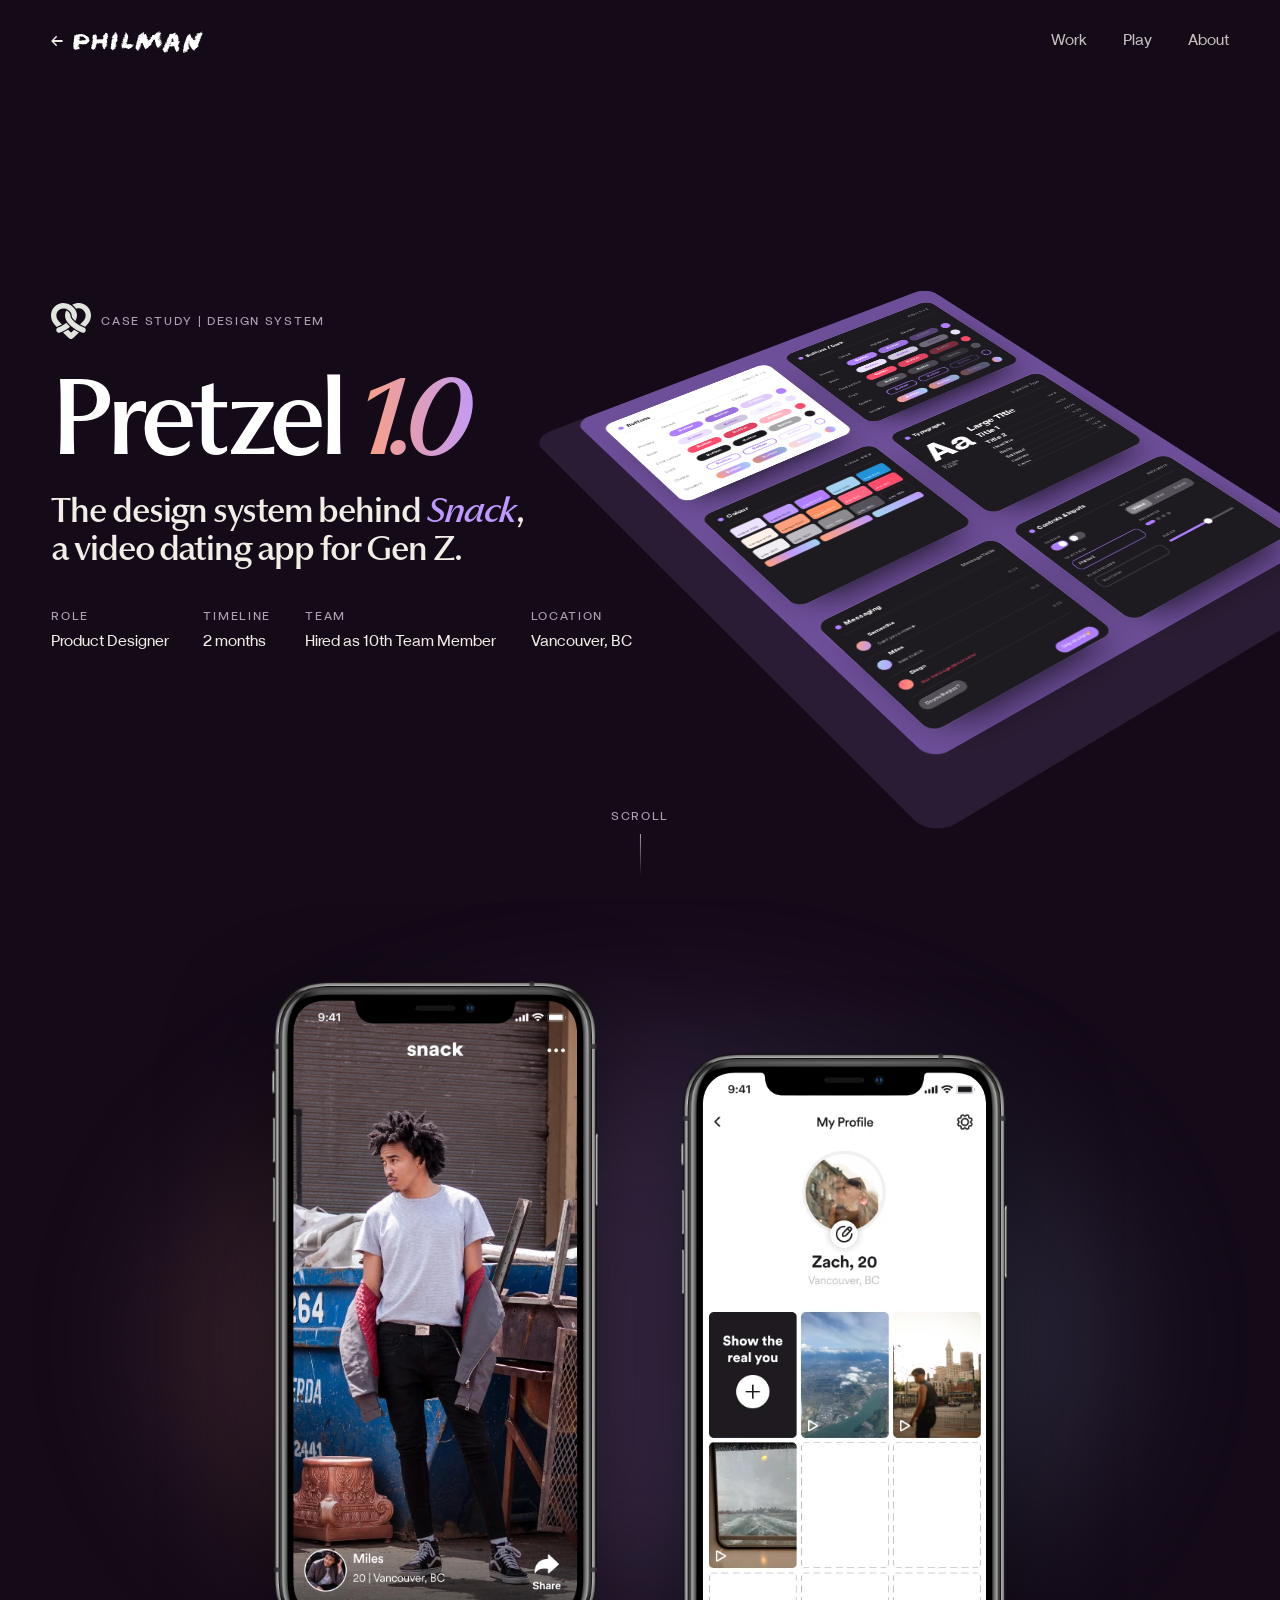
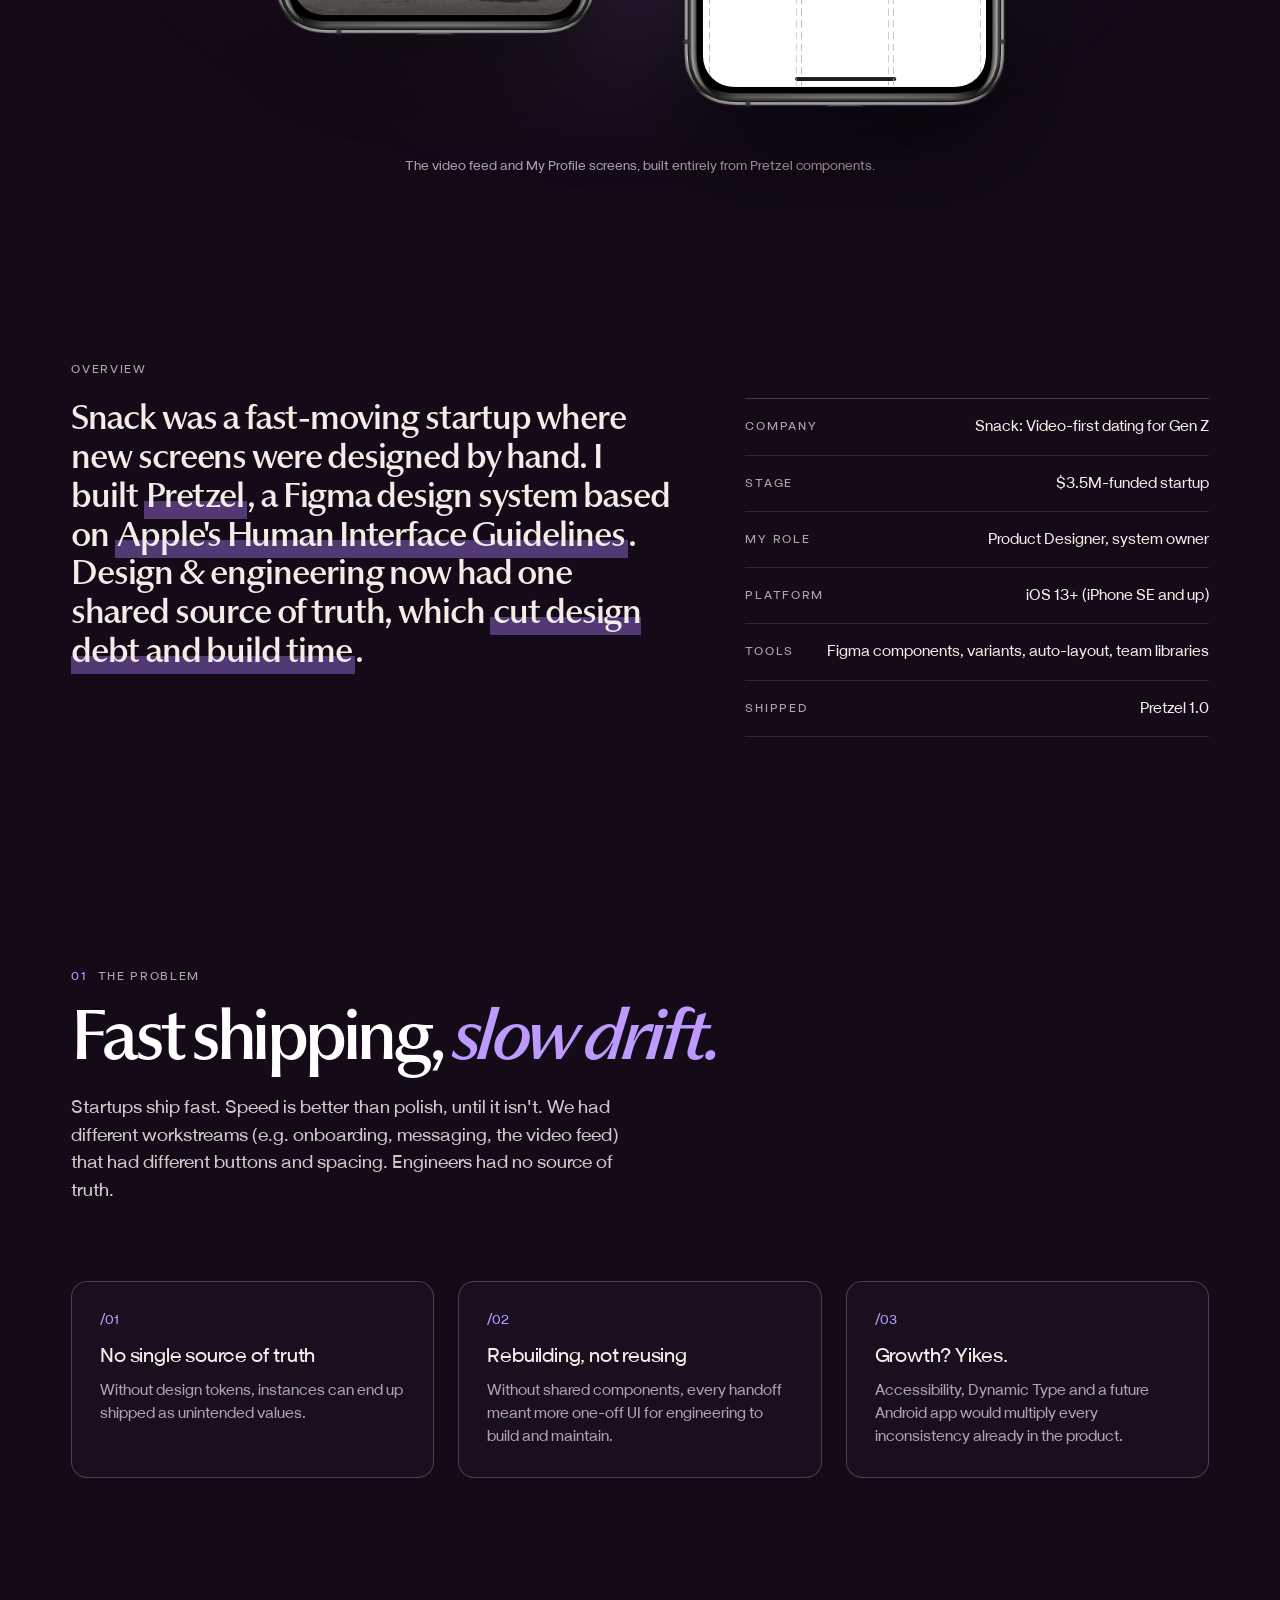
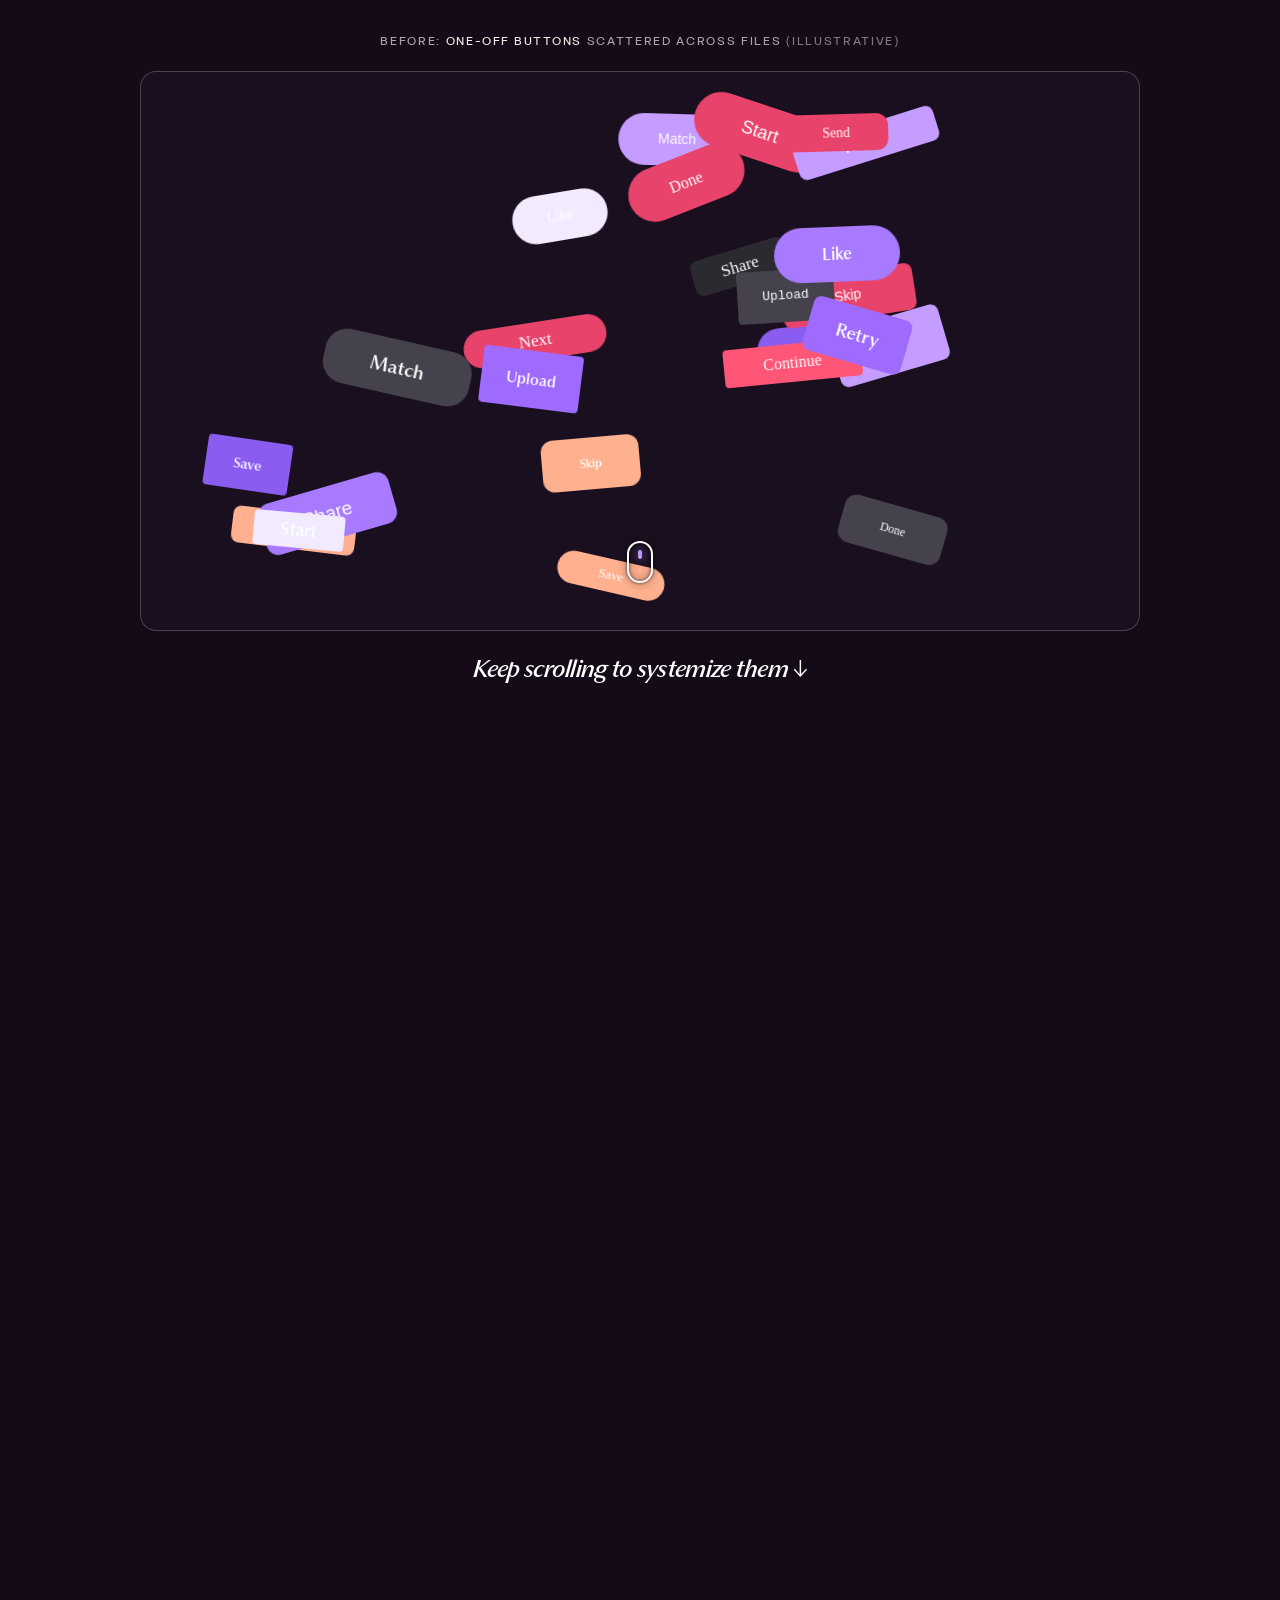
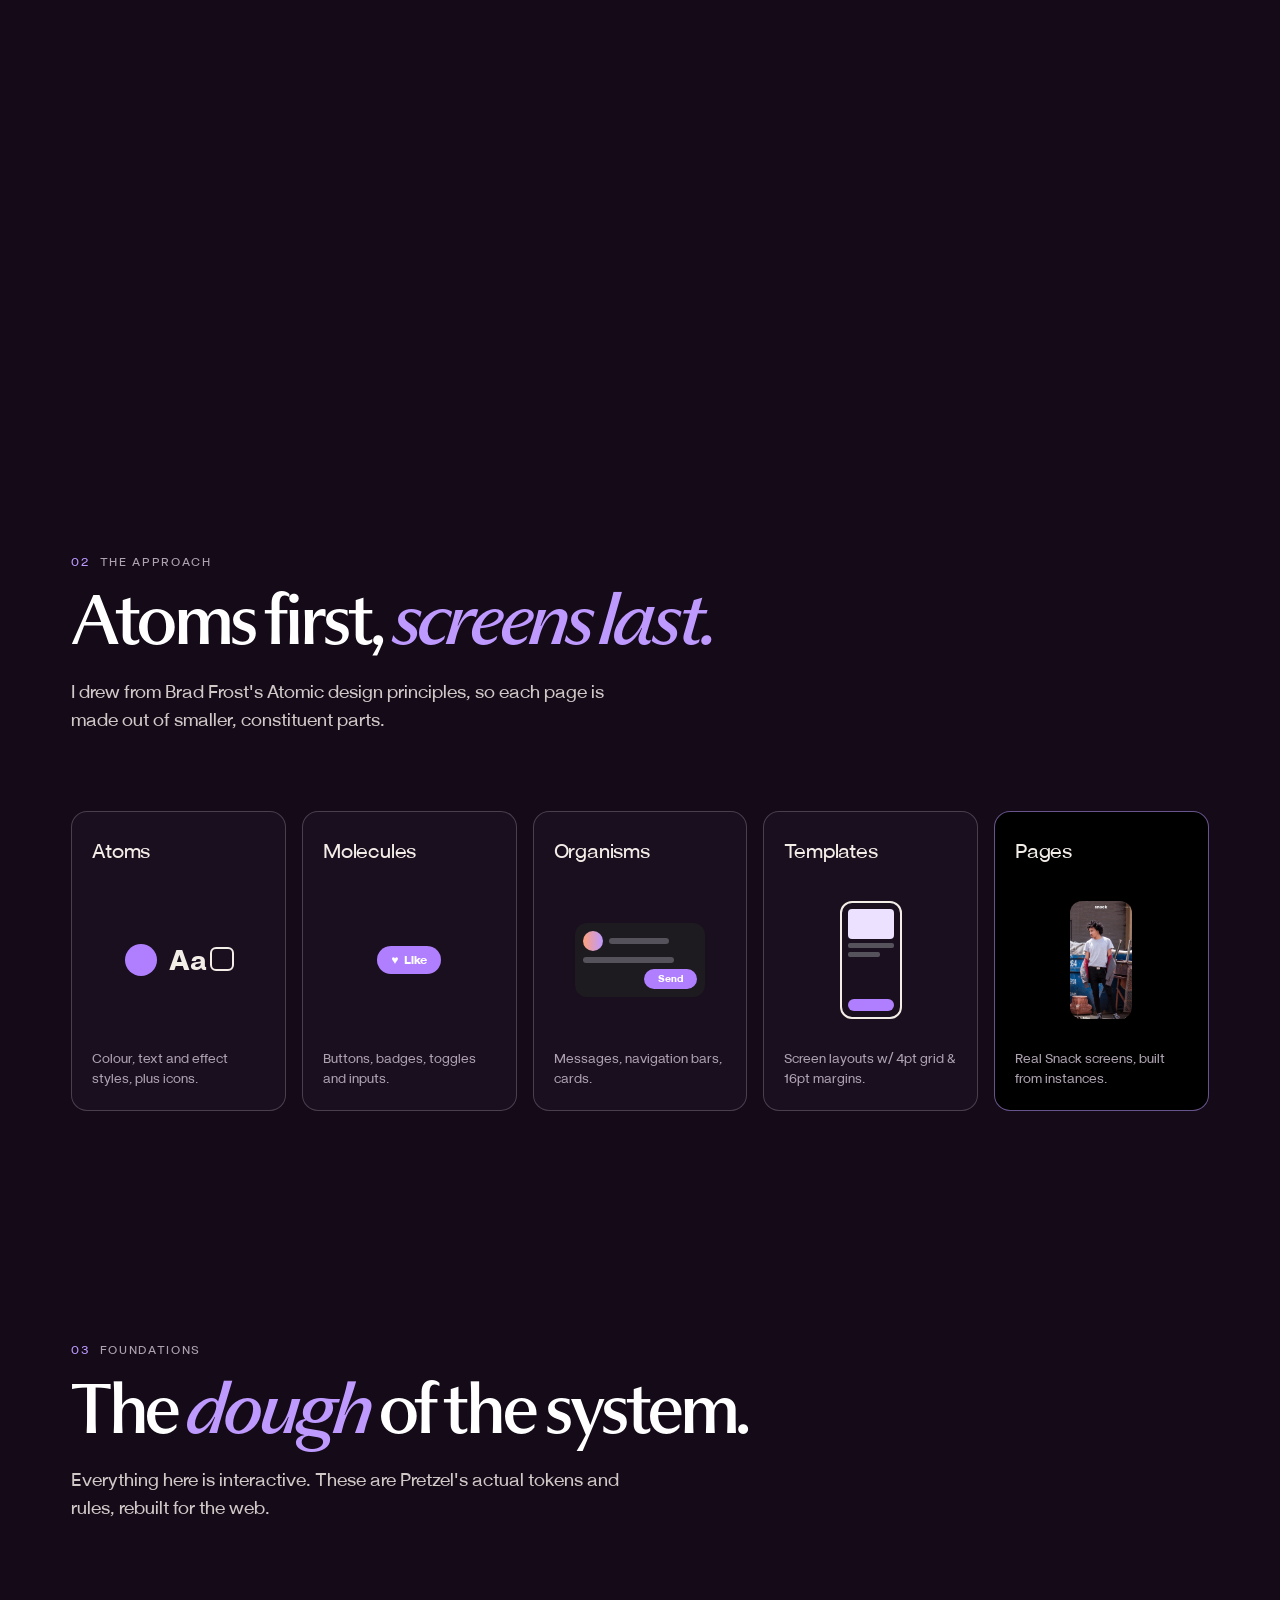
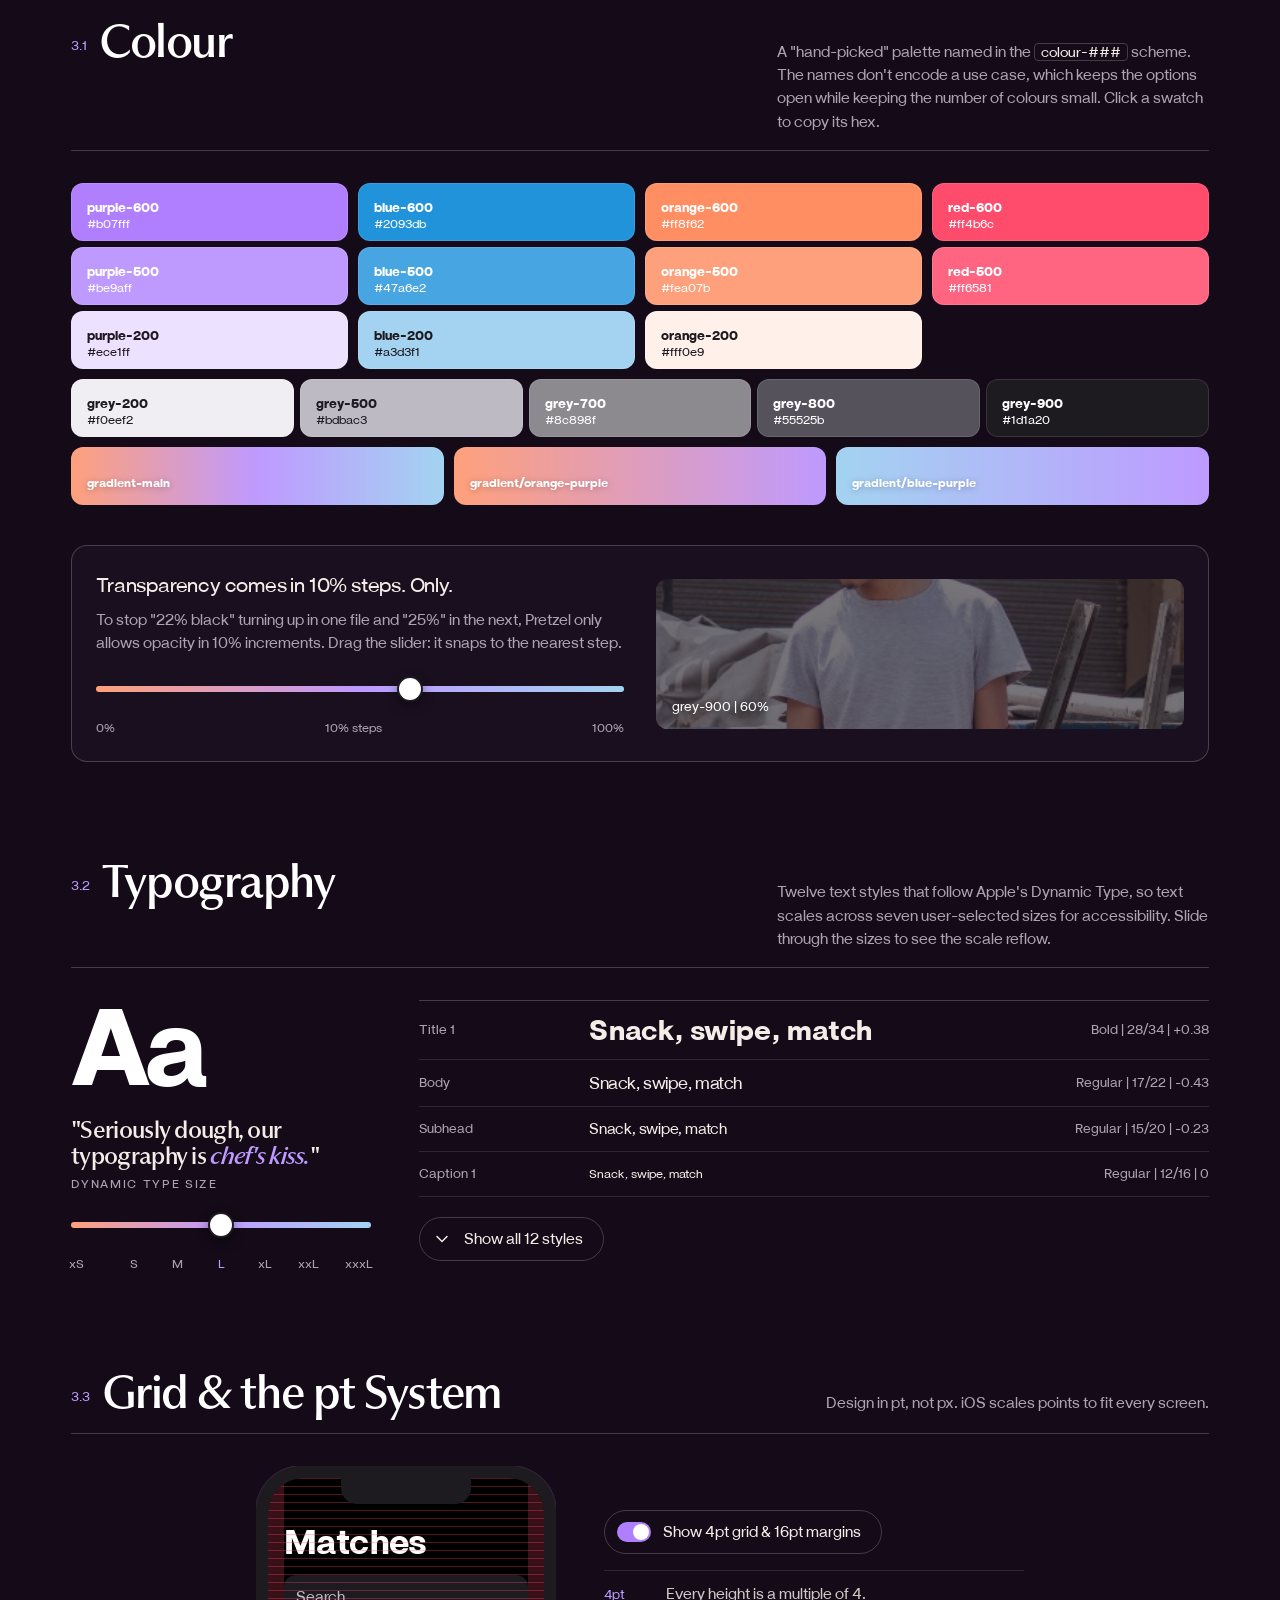
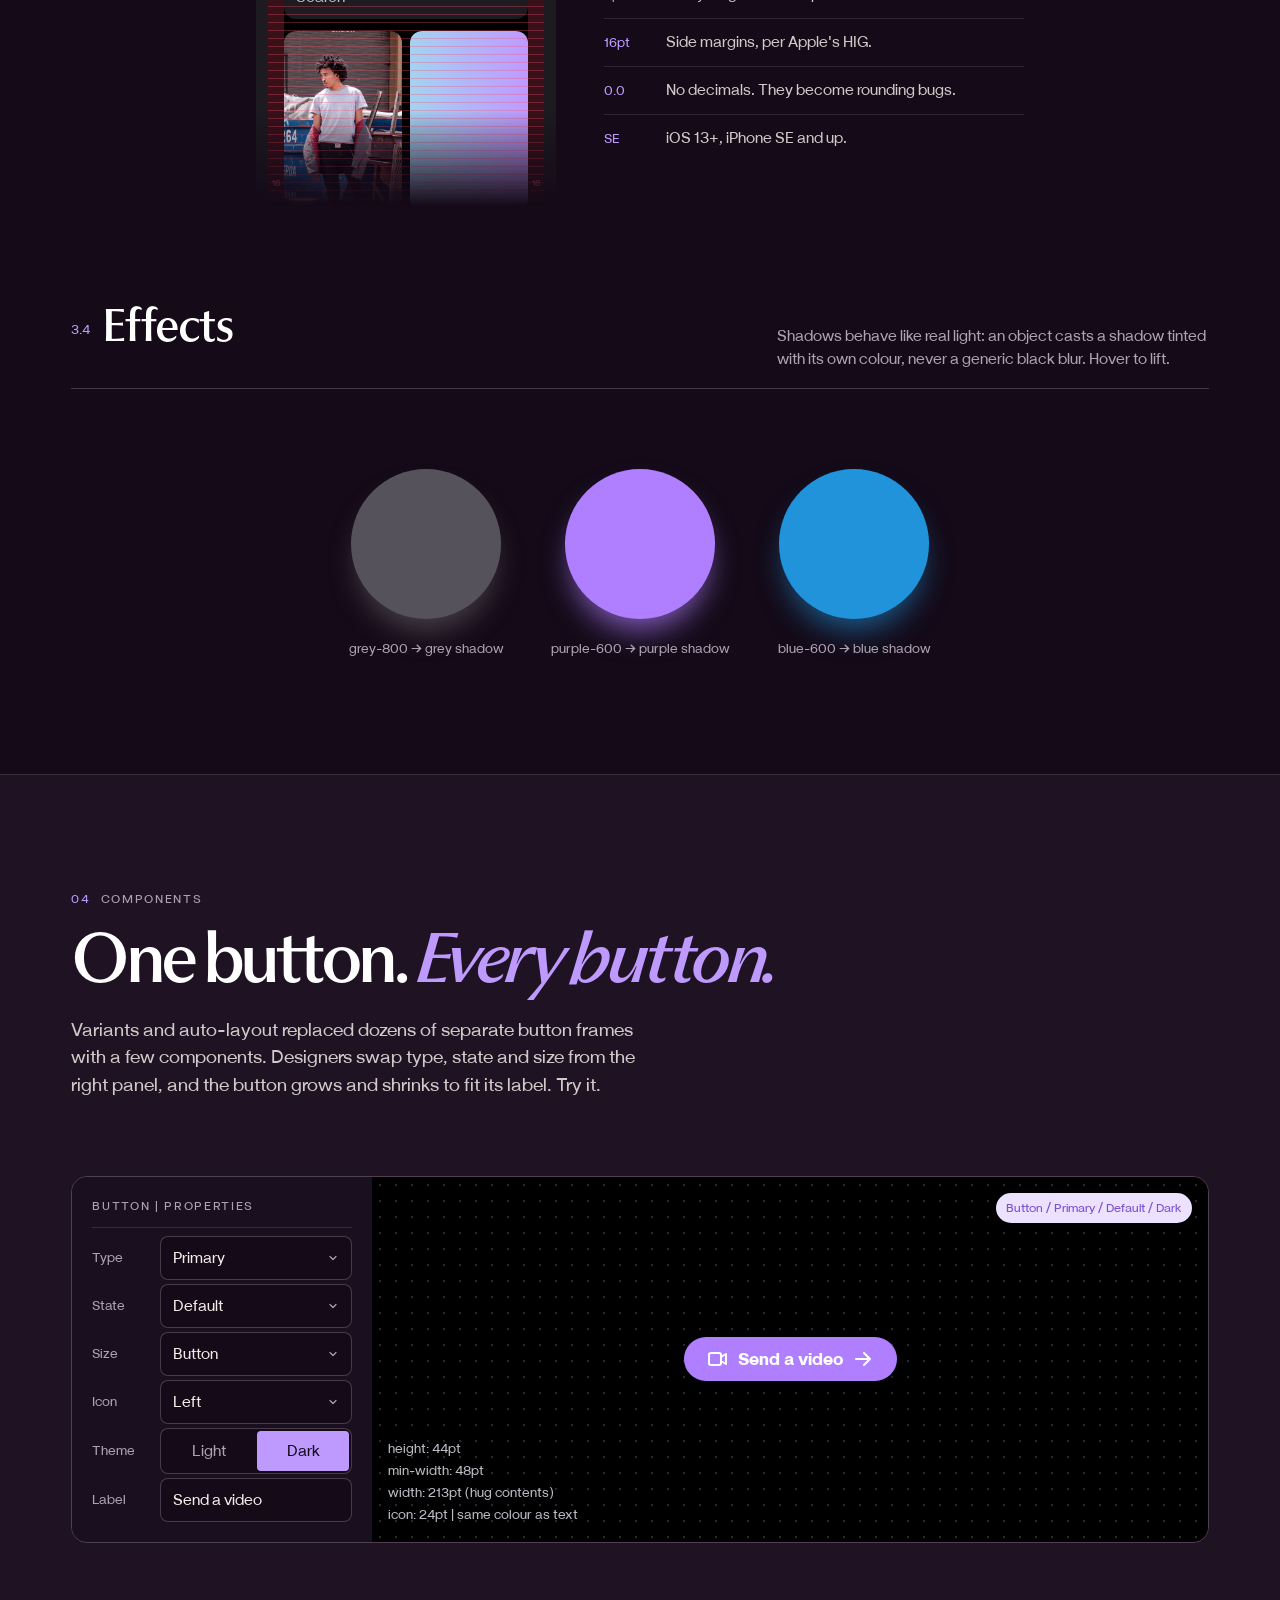
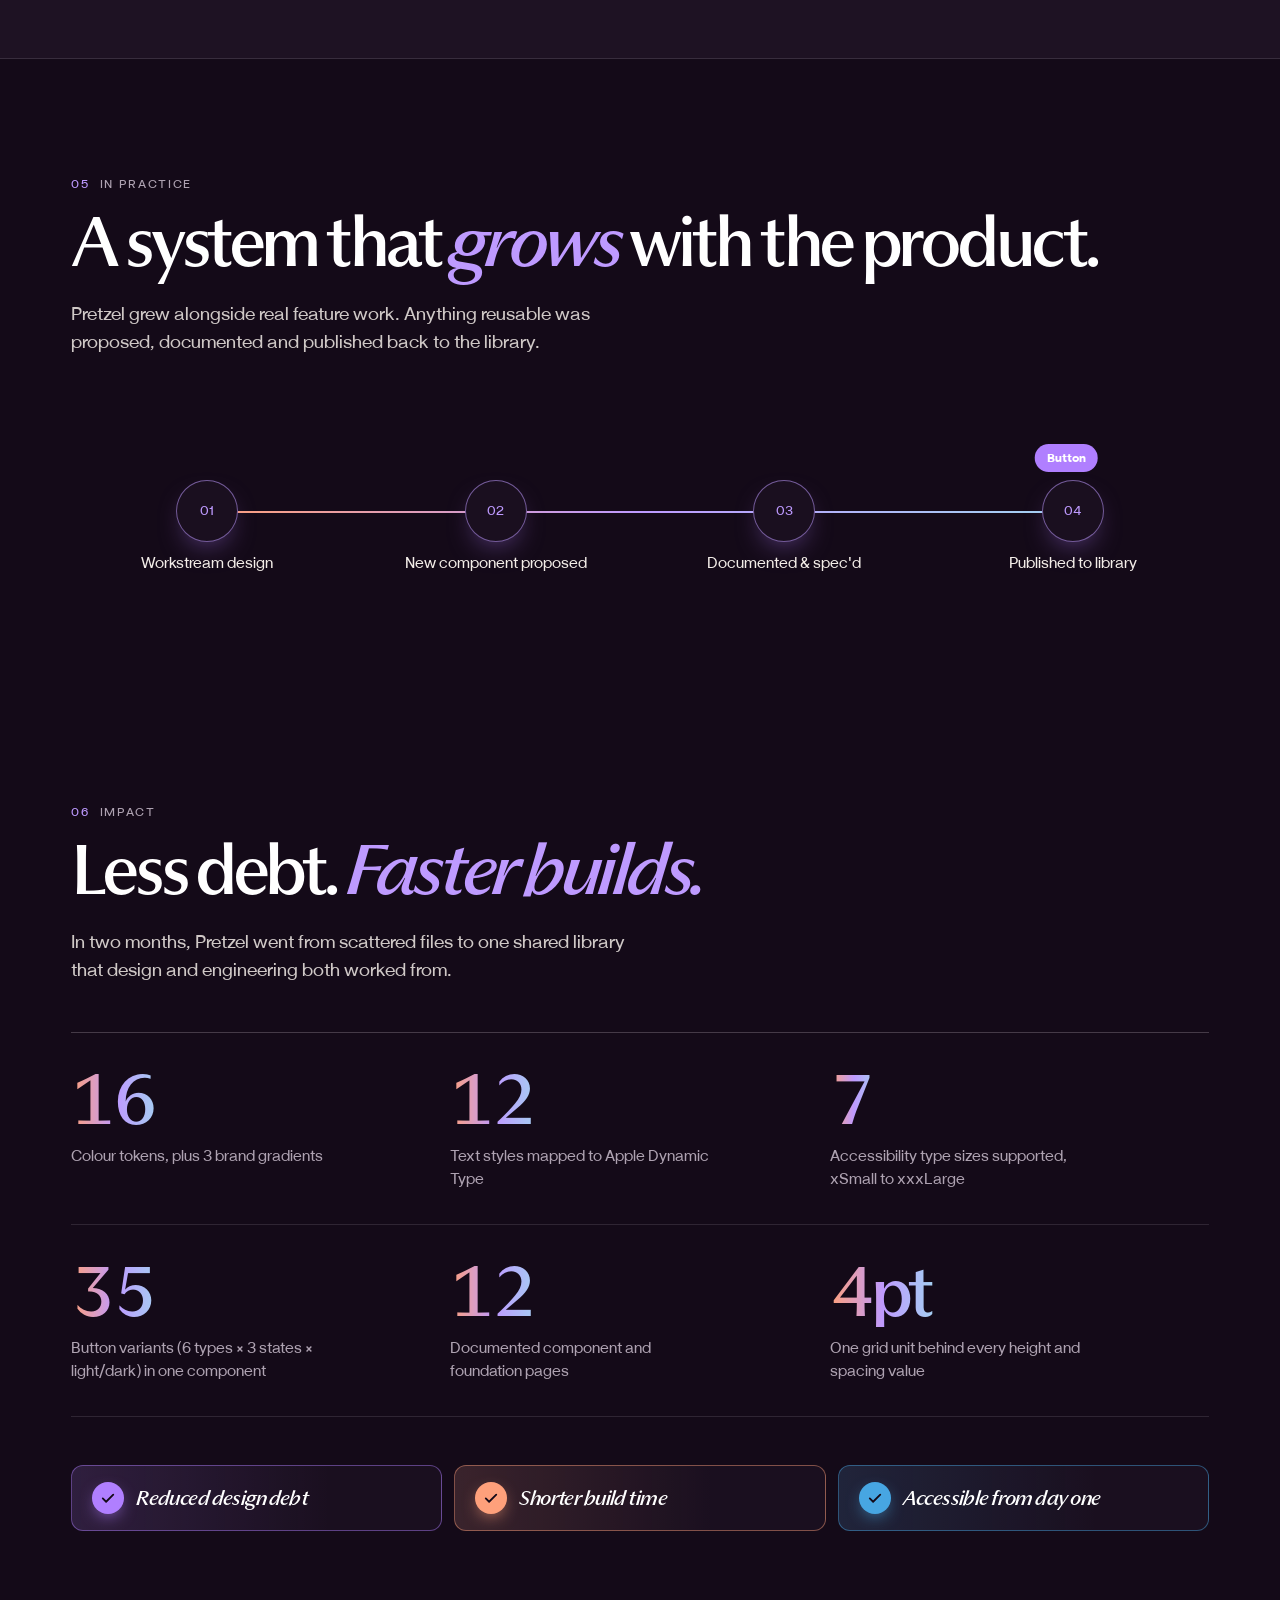
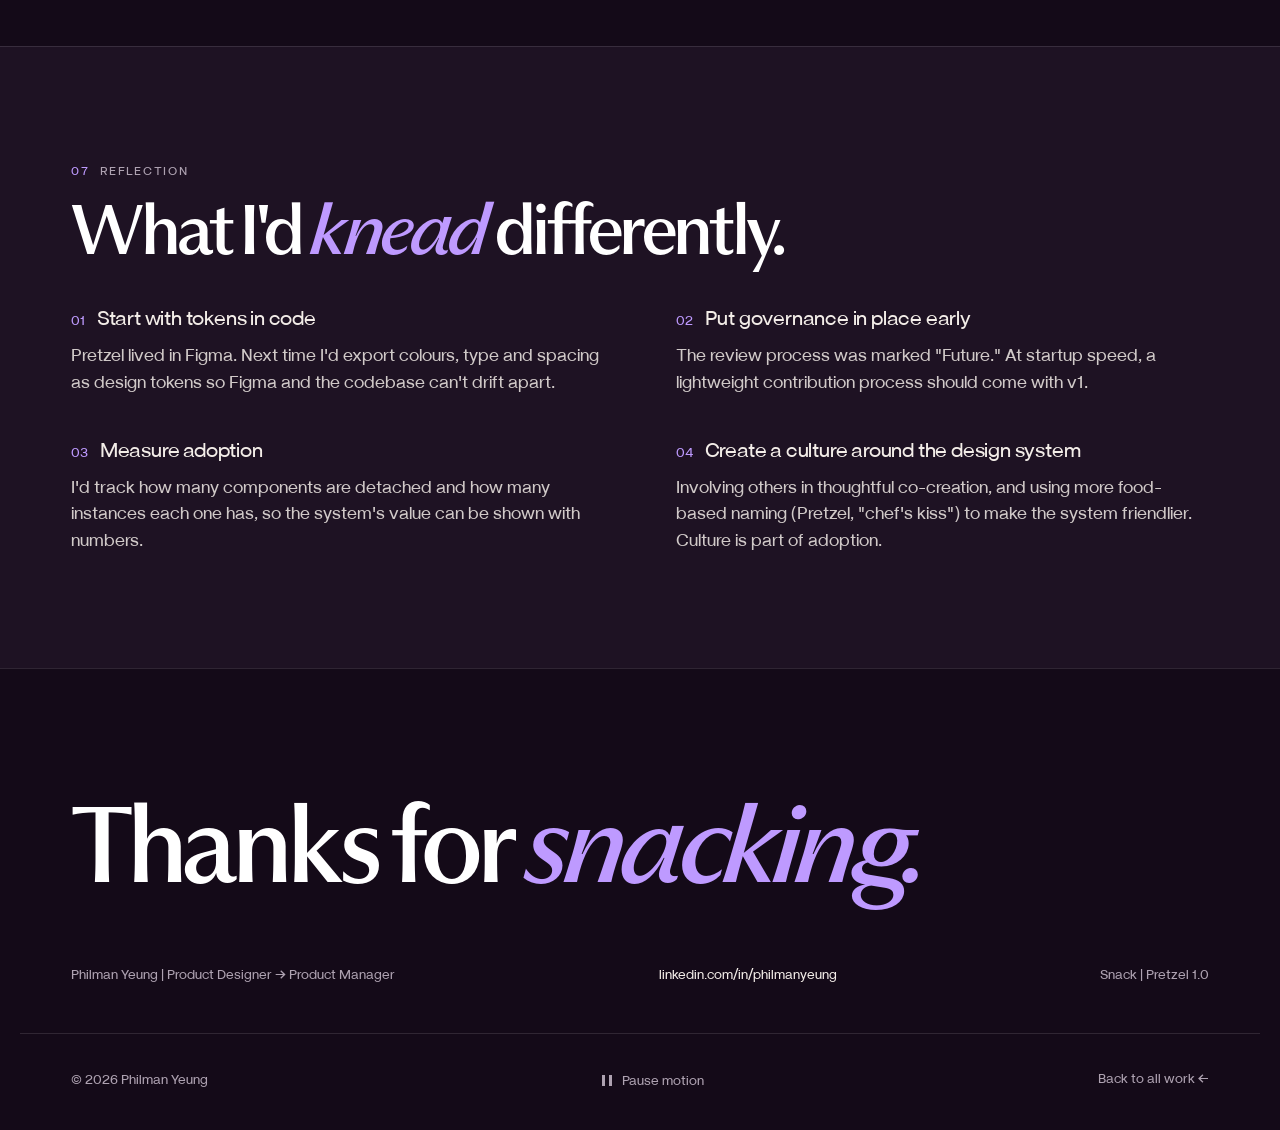
<file: work/pretzel.html>
<!DOCTYPE html>
<html lang="en">
<head>
<meta charset="utf-8">
<meta name="viewport" content="width=device-width, initial-scale=1">
<title>Pretzel 1.0 | Snack Design System Case Study | Philman Yeung</title>
<script>try{var fl=null;try{fl=sessionStorage.getItem("flow")}catch(e){}if(!fl&&/^flow:/.test(window.name))fl=window.name.slice(5);if(fl&&window.name!=="peek"){window.__flow=fl;document.documentElement.className+=" flow-in";document.write('<style id="flow-cover">html.flow-in body>*:not(.flow-cv){transform:translateY(-12px)}html.flow-in body::before{content:"";position:fixed;inset:0;z-index:299;background:radial-gradient(circle,rgba(26,163,157,.42) 0 1.4px,transparent 1.9px) 0 0/14px 24.25px,radial-gradient(circle,rgba(26,163,157,.42) 0 1.4px,transparent 1.9px) 7px 12.12px/14px 24.25px,#140a18}</style>')}}catch(e){}</script>
<link rel="icon" href="/favicon.svg" type="image/svg+xml">
<link rel="icon" href="/favicon-32.png" sizes="32x32" type="image/png">
<link rel="apple-touch-icon" href="/apple-touch-icon.png">
<link rel="preload" href="/fonts/ZTNature-Regular.woff2" as="font" type="font/woff2" crossorigin>
<link rel="preload" href="/fonts/PPMuseum-Regular.woff2" as="font" type="font/woff2" crossorigin>
<meta name="theme-color" content="#140a18">
<link rel="alternate" type="text/markdown" href="/llms.txt" title="Summary for AI assistants">
<script src="/motion.js"></script>
<link rel="stylesheet" href="/tokens.css">
<style>
/* ---------- Snack colour tokens (Pretzel 1.0, unchanged) + dark theme roles ---------- */
:root{
  --purple-200:#ece1ff;--purple-500:#be9aff;--purple-600:#b07fff;
  --blue-200:#a3d3f1;--blue-500:#47a6e2;--blue-600:#2093db;
  --orange-200:#fff0e9;--orange-500:#fea07b;--orange-600:#ff8f62;
  --red-500:#ff6581;--red-600:#ff4b6c;
  --grey-200:#f0eef2;--grey-500:#bdbac3;--grey-700:#8c898f;--grey-800:#55525b;--grey-900:#1d1a20;
  --black:#000;--white:#fff;--ink:#1d1a20;
  --grad-main:linear-gradient(90deg,#fea07b 0%,#be9aff 50%,#a3d3f1 100%);
  --grad-op:linear-gradient(90deg,#fea07b,#be9aff);
  --grad-bp:linear-gradient(90deg,#a3d3f1,#be9aff);
  /* dark roles: Snack purple replaces the portfolio accents on this page */
  --sn-accent:var(--purple-500);           /* emphasis, numbers, focus. 8.9:1 on --bg */
  --sn-wash:rgba(190,154,255,.08);
  --sn-edge:rgba(190,154,255,.55);
  --sn-line:rgba(255,255,255,.08);         /* hairlines inside Snack dark UI */
  --sn-glow:0 12px 30px -14px rgba(176,127,255,.7);
  /* page loops (decorative ones run 3 cycles, then rest) */
  --loop-shift:6s;--loop-shift-slow:8s;--loop-spin:7s;--loop-cue:1.8s;--loop-bob:1s;--loop-marq:38s;--loop-pan:26s;
}

*{box-sizing:border-box;margin:0;padding:0}
html{scroll-behavior:smooth;scroll-padding-top:var(--nav-h)}
body{font:400 var(--fs-body)/var(--lh-body) var(--sans);color:var(--text);background:var(--bg);-webkit-font-smoothing:antialiased;overflow-x:hidden}
@media(max-width:760px){body{font-size:var(--fs-callout)}}
img{max-width:100%;display:block}
::selection{background:var(--sn-accent);color:var(--bg)}
a{color:inherit}
button{font-family:inherit}
:focus-visible{outline:var(--focus-ring) solid var(--sn-accent);outline-offset:var(--focus-offset);border-radius:var(--radius-sm)}
code{font-family:var(--sans);font-size:.9em;padding:0 var(--space-1-5);border:var(--hairline) solid var(--line-2);border-radius:var(--radius-sm);color:var(--text)}
.sr{position:absolute;width:1px;height:1px;overflow:hidden;clip-path:inset(50%);white-space:nowrap}
.skip{position:absolute;left:-999px;top:var(--space-2-5);z-index:var(--z-skip);min-height:var(--target);display:inline-flex;align-items:center;padding:0 var(--space-4);background:var(--bg);color:var(--text);border:var(--hairline) solid var(--line-2);border-radius:var(--radius-pill);font-size:var(--fs-footnote);text-decoration:none}
.skip:focus{left:var(--space-3)}

/* progress + nav */
#progress{position:fixed;top:0;left:0;right:0;height:var(--space-0-5);z-index:var(--z-progress);transform-origin:0 50%;transform:scaleX(0);background:var(--grad-main)}
.nav{position:fixed;top:0;left:0;right:0;z-index:var(--z-nav);display:flex;justify-content:space-between;align-items:center;padding:var(--space-5) var(--gutter);border-bottom:var(--hairline) solid transparent;transition:background-color var(--fade-slow) var(--ease),backdrop-filter var(--fade-slow) var(--ease),border-color var(--fade-slow) var(--ease),transform var(--move) var(--ease)}
.nav.solid{background:var(--glass);-webkit-backdrop-filter:blur(var(--blur));backdrop-filter:blur(var(--blur));border-bottom-color:var(--line)}
.nav.hide{transform:translateY(-100%)}
.nav .brand{display:inline-flex;align-items:center;gap:var(--space-2-5);min-height:var(--target);text-decoration:none;font-size:var(--fs-subhead)}
.nav .brand img{display:block;height:22px;width:auto;transform-origin:20% 70%;transition:transform var(--move-slow) var(--ease-spring)}
.nav .brand:hover img,.nav .brand:focus-visible img{transform:rotate(-3deg) scale(1.06)}
.nav nav{display:flex;gap:clamp(18px,3vw,36px)}
.nav nav a,.lnk{position:relative;text-decoration:none;padding-bottom:var(--space-0-5);background:linear-gradient(currentColor,currentColor) 0 100%/0 1px no-repeat;transition:background-size var(--move) var(--ease),opacity var(--fade) var(--ease),color var(--fade) var(--ease)}
.nav nav a{font-size:var(--fs-subhead);opacity:.8}
.nav nav a::after,.lnk::after{content:"";position:absolute;left:-8px;right:-8px;top:min(0px,calc((100% - var(--target))/2));bottom:min(0px,calc((100% - var(--target))/2))}
.nav nav a:hover,.nav nav a:focus-visible,.lnk:hover,.lnk:focus-visible{background-size:100% 1px;opacity:1}
@media(max-width:760px){.nav .brand img{height:18px}}

/* layout + type */
.wrap{max-width:var(--wrap);margin:0 auto;padding:0 var(--gutter)}
section{position:relative}
.eyebrow{font-size:var(--fs-caption);letter-spacing:var(--track-caps);text-transform:uppercase;color:var(--muted);display:flex;align-items:center;gap:var(--space-2-5)}
.eyebrow b{color:var(--sn-accent);font-weight:400;font-variant-numeric:tabular-nums}
h2.sec{font-family:var(--serif);font-weight:400;font-size:var(--fs-display-sm);line-height:var(--lh-display);letter-spacing:var(--track-display);word-spacing:var(--word-display);color:var(--text-strong);margin:var(--space-4) 0 var(--space-6)}
h2.sec em{font-style:italic;color:var(--sn-accent)}
.lede{font-size:var(--fs-lead);max-width:36rem;color:var(--text-2)}
p+p{margin-top:1em}

/* reveal */
.rv{opacity:0;transform:translateY(36px);transition:opacity var(--fade-reveal) var(--ease),transform var(--move-reveal) var(--ease)}
.rv.in{opacity:1;transform:none}
.rv.d1{transition-delay:var(--stagger)}.rv.d2{transition-delay:calc(var(--stagger)*2)}.rv.d3{transition-delay:calc(var(--stagger)*3)}.rv.d4{transition-delay:calc(var(--stagger)*4)}
.split .w{display:inline-block;overflow:hidden;vertical-align:top;padding:.22em .16em .24em .16em;margin:-.22em -.16em -.24em -.16em}
.split .w>span{display:inline-block;transform:translateY(135%);transition:transform var(--move-reveal) var(--ease);transition-delay:calc(var(--stagger)*var(--i,0))}
.split.in .w>span{transform:none}

/* HERO */
.hero{min-height:100svh;display:grid;grid-template-columns:1.05fr 1fr;align-items:center;gap:var(--space-10);padding:var(--space-30) var(--gutter) var(--space-16);max-width:1440px;margin:0 auto}
@media(max-width:900px){.hero{grid-template-columns:1fr}}
.hero>div:first-child{position:relative;z-index:var(--z-hero-text)}
.he{opacity:0;transform:translateY(14px);filter:blur(6px);transition:opacity var(--fade-reveal) var(--ease),filter var(--fade-reveal) var(--ease),transform var(--move-reveal) var(--ease);transition-delay:calc(var(--delay-hero) + var(--stagger)*var(--i,0))}
.hero.ready .he{opacity:1;transform:none;filter:none}
.hero .tag{display:inline-flex;align-items:center;gap:var(--space-2-5);font-size:var(--fs-caption);letter-spacing:var(--track-caps);text-transform:uppercase;color:var(--muted)}
.logo-mark{width:40px;height:auto;filter:invert(1)}  /* Snack mark #1d1a20 reads white in dark mode */
.hero h1{font-family:var(--serif);font-weight:400;font-size:var(--fs-display-xl);line-height:var(--lh-display);letter-spacing:var(--track-display);word-spacing:var(--word-display);color:var(--text-strong);margin:var(--space-5) 0 var(--space-4)}
.hero h1 .g{display:inline-block;font-style:italic;padding:0 .16em .06em 0;background:var(--grad-main);-webkit-background-clip:text;background-clip:text;color:transparent;background-size:200% 100%;animation:shift var(--loop-shift) linear 3}
@keyframes shift{0%{background-position:0 0}100%{background-position:200% 0}}
.hero .sub{font-family:var(--serif);font-size:var(--fs-quote);line-height:1.1;letter-spacing:var(--track-quote);word-spacing:var(--word-quote);color:var(--text)}
.hero .sub i{color:var(--sn-accent)}
.meta{display:grid;grid-template-columns:repeat(4,auto);gap:var(--space-5) var(--space-8);margin-top:var(--space-10);font-size:var(--fs-subhead)}
@media(max-width:600px){.meta{grid-template-columns:repeat(2,auto)}}
.meta dt{font-size:var(--fs-caption);letter-spacing:var(--track-caps);text-transform:uppercase;color:var(--muted);margin-bottom:var(--space-1)}
.meta dd{color:var(--text)}

/* hero board: Snack components in dark (first card shows the light set) */
.stage{perspective:1600px;height:min(78vh,720px);position:relative}
.plane{position:absolute;inset:6% 12% 6% 4%;transform-style:preserve-3d;transform:rotateX(54deg) rotateZ(-38deg) translateZ(0);transition:transform var(--move-fast) var(--ease)}
.board{position:absolute;inset:4%;display:grid;grid-template-columns:repeat(2,1fr);grid-template-rows:repeat(3,1fr);gap:5%;transform-style:preserve-3d}
.card{position:relative;border-radius:var(--radius-lg);overflow:hidden;background:var(--grey-900);box-shadow:0 26px 40px -22px rgba(0,0,0,.8),0 0 0 1px var(--sn-line);opacity:0;animation:drop var(--move-reveal) var(--ease) forwards;animation-delay:calc(var(--fade) + var(--stagger)*1.7*var(--i,0));transform-style:preserve-3d}
.card.lt{background:var(--white)}
.card .in{position:absolute;left:0;top:0;width:290px;height:200px;display:flex;flex-direction:column;transform-origin:0 0;padding:14px 16px;font-family:var(--sans);color:var(--white)}
.card.lt .in{color:var(--ink)}
.card .hd{display:flex;align-items:center;gap:6px;font-size:10px;font-weight:700;margin-bottom:10px;padding-bottom:8px;border-bottom:1px solid var(--sn-line)}
.card.lt .hd{border-color:#ece9ef}
.card .hd i{width:8px;height:8px;border-radius:50%;background:var(--purple-600)}
.card .hd span{margin-left:auto;font-weight:400;font-size:7.5px;color:var(--grey-500)}
.card.lt .hd span{color:var(--grey-700)}
.bm{flex:1;align-content:space-evenly;display:grid;grid-template-columns:46px repeat(3,1fr) 22px;gap:5px 6px;align-items:center;font-size:6.5px;color:var(--grey-500)}
.card.lt .bm{color:var(--grey-700)}
.bm b{height:16px;border-radius:8px;display:flex;align-items:center;justify-content:center;font-size:7px;font-weight:700}
.bm em{width:16px;height:16px;border-radius:50%;justify-self:center}
.sw-g{display:grid;grid-template-columns:repeat(5,1fr);gap:5px}
.sw-g div{height:24px;border-radius:5px;position:relative;box-shadow:inset 0 0 0 1px var(--sn-line)}
.sw-g div::after{content:attr(data-n);position:absolute;left:4px;bottom:2px;font-size:5.5px;color:rgba(0,0,0,.6)}
.sw-g div.w::after{color:rgba(255,255,255,.85)}
.gbar{display:grid;grid-template-columns:repeat(3,1fr);gap:5px;margin-top:6px}
.gbar div{height:14px;border-radius:5px}
.ty{display:grid;grid-template-columns:78px 1fr;gap:10px}
.ty .aa{font-size:58px;font-weight:700;line-height:.9}
.ty .aa small{display:block;font-size:7px;font-weight:400;color:var(--grey-500);margin-top:8px}
.ty ul{list-style:none}
.ty li{display:flex;justify-content:space-between;align-items:baseline;border-bottom:1px solid var(--sn-line);padding:2px 0;line-height:1.15}
.ty li span{font-size:5.5px;color:var(--grey-500)}
.mrow{display:flex;align-items:center;gap:7px;padding:4px 0;border-bottom:1px solid var(--sn-line)}
.mrow .a{width:18px;height:18px;border-radius:50%;flex:none}
.mrow b{font-size:8px;display:block;line-height:1.1}.mrow small{font-size:6.5px;color:var(--grey-500)}
.mrow .t{margin-left:auto;font-size:5.5px;color:var(--grey-700)}
.mb{display:flex;flex-direction:column;gap:4px;margin-top:8px}
.mb div{font-size:7px;padding:5px 8px;border-radius:10px;max-width:70%}
.ct{display:grid;grid-template-columns:1fr 1fr;gap:10px 14px;font-size:7px;color:var(--grey-500)}
.ct label{display:block;font-size:5.5px;margin-bottom:4px;text-transform:uppercase;letter-spacing:.08em}
.tgl{display:inline-block;width:26px;height:15px;border-radius:8px;position:relative;margin-right:5px;vertical-align:middle}
.tgl::after{content:"";position:absolute;top:2px;width:11px;height:11px;border-radius:50%;background:var(--white);box-shadow:0 1px 2px rgba(0,0,0,.25)}
.tgl.on{background:var(--purple-600)}.tgl.on::after{right:2px}.tgl.off{background:var(--grey-800)}.tgl.off::after{left:2px}
.segc{display:flex;background:var(--grey-800);border-radius:7px;padding:2px}
.segc span{flex:1;text-align:center;padding:3px 0;border-radius:5px;font-size:6.5px;color:var(--grey-500)}
.segc span.on{background:var(--grey-700);font-weight:700;color:var(--white)}
.dots{display:flex;gap:4px}.dots i{width:6px;height:6px;border-radius:50%;background:var(--grey-800)}.dots i.on{background:var(--purple-600);width:16px;border-radius:3px}
.fld{border:1px solid var(--grey-800);border-radius:7px;padding:5px 7px;font-size:7px;color:var(--grey-700)}
.fld.f{border-color:var(--purple-600);color:var(--white)}
.sld{height:4px;border-radius:2px;background:var(--grey-800);position:relative}
.sld::before{content:"";position:absolute;left:0;top:0;bottom:0;width:60%;border-radius:2px;background:var(--purple-600)}
.sld::after{content:"";position:absolute;left:calc(60% - 6px);top:-4px;width:12px;height:12px;border-radius:50%;background:var(--white);box-shadow:0 1px 3px rgba(0,0,0,.3)}
@keyframes drop{from{opacity:0;transform:translateZ(260px)}to{opacity:1;transform:translateZ(var(--z,0px))}}
.plane .floor{position:absolute;inset:0;background:var(--purple-600);border-radius:18px;opacity:.5}
.plane .floor2{position:absolute;inset:-7%;background:var(--purple-500);border-radius:24px;opacity:.12;transform:translateZ(-30px)}
.scrollcue{position:absolute;left:50%;bottom:var(--space-6);transform:translateX(-50%);font-size:var(--fs-caption);letter-spacing:var(--track-caps);color:var(--muted);display:flex;flex-direction:column;align-items:center;gap:var(--space-2)}
.scrollcue span{width:1px;height:42px;background:linear-gradient(var(--muted),transparent);animation:cue var(--loop-cue) ease-in-out 3;transform-origin:top}
@keyframes cue{0%{transform:scaleY(0)}50%{transform:scaleY(1)}100%{transform:scaleY(0);transform-origin:bottom}}

/* showcase phones: iPhone X-series frame */
.showcase{padding:var(--space-10) 0 var(--space-30);overflow:hidden}
.phones{display:flex;align-items:flex-start;justify-content:center;gap:clamp(24px,6vw,90px);padding:var(--space-10) 0 var(--space-8);position:relative}
.phones::before{content:"";position:absolute;left:50%;top:50%;width:min(900px,90vw);height:70%;transform:translate(-50%,-50%);background:var(--grad-main);filter:blur(90px);opacity:.22;border-radius:50%;z-index:0}
.ipx{position:relative;z-index:1;flex:none;width:clamp(230px,26vw,340px);aspect-ratio:440/867;filter:drop-shadow(0 40px 50px rgba(0,0,0,.55))}
.ipx.d2{margin-top:var(--space-18)}
.ipx .scr{position:absolute;left:7.27%;top:3.11%;width:85.23%;height:93.66%;border-radius:11%/5%;overflow:hidden;background:var(--black)}
.ipx .scr img{width:100%;height:100%;object-fit:cover}
.ipx .frame-png{position:absolute;inset:0;width:100%;height:100%;pointer-events:none}
@media(max-width:620px){.ipx.d2{margin-top:var(--space-10)}}
.caption{font-size:var(--fs-footnote);color:var(--muted);margin-top:var(--space-4)}

/* overview */
.tldr{padding:var(--space-16) 0 var(--section-y)}
.tldr-grid{display:grid;grid-template-columns:1.3fr 1fr;gap:var(--space-18);margin-top:var(--space-5)}
@media(max-width:900px){.tldr-grid{grid-template-columns:1fr;gap:var(--space-10)}}
.big-quote{font-family:var(--serif);font-size:var(--fs-quote);line-height:1.12;letter-spacing:var(--track-quote);word-spacing:var(--word-quote);color:var(--text)}
.big-quote mark{background:linear-gradient(transparent 62%,rgba(176,127,255,.4) 62%);color:inherit;padding:0 .08em}
.facts{border-top:var(--hairline) solid var(--line-2)}
.facts div{display:flex;justify-content:space-between;gap:var(--space-5);padding:var(--space-4) 0;border-bottom:var(--hairline) solid var(--line);font-size:var(--fs-subhead)}
.facts b{font-weight:400;color:var(--muted);font-size:var(--fs-caption);text-transform:uppercase;letter-spacing:var(--track-caps);padding-top:var(--space-0-5)}
.facts span{text-align:right}

/* problem: chaos -> order */
.problem{padding:var(--section-y) 0 0}
.chaos-track{height:240vh;position:relative}
.chaos-sticky{position:sticky;top:0;height:100vh;display:flex;flex-direction:column;align-items:center;justify-content:center;gap:var(--space-5);padding-top:var(--nav-h);overflow:hidden}
/* the visual box: every button, messy or ordered, is laid out to stay inside it, and anything in transit is clipped */
.chaos-field{position:relative;flex:none;width:min(1000px,92vw);height:clamp(300px,calc(100vh - var(--nav-h) - 190px),560px);border:var(--hairline) solid var(--line-2);border-radius:var(--radius-xl);background:var(--surface);overflow:hidden;isolation:isolate}
.cb{position:absolute;left:50%;top:50%;display:flex;align-items:center;justify-content:center;white-space:nowrap;will-change:transform}
.chaos-label{padding:0 var(--gutter);text-align:center;font-size:var(--fs-caption);letter-spacing:var(--track-caps);text-transform:uppercase;color:var(--muted)}
.chaos-label b{color:var(--text);font-weight:400}
.chaos-note{padding:0 var(--gutter);text-align:center;font-family:var(--serif);font-style:italic;font-size:var(--fs-quote-sm);letter-spacing:var(--track-quote);color:var(--text-strong)}
.pain{display:grid;grid-template-columns:repeat(3,1fr);gap:var(--space-6);margin-top:var(--stack-xl)}
@media(max-width:820px){.pain{grid-template-columns:1fr}}
.pain .pc{border:var(--hairline) solid var(--line-2);border-radius:var(--radius-xl);padding:var(--space-7);background:var(--surface)}
.pain .num{color:var(--sn-accent);font-size:var(--fs-footnote);font-variant-numeric:tabular-nums}
.pain h3{font-size:var(--fs-title-3);font-weight:500;letter-spacing:var(--track-tight);margin:var(--space-2-5) 0 var(--space-2)}
.pain p{color:var(--muted);font-size:var(--fs-subhead)}

/* approach */
.atomic{padding:var(--section-y) 0}
.atoms{display:grid;grid-template-columns:repeat(5,minmax(0,1fr));grid-auto-rows:1fr;gap:var(--space-4);margin-top:var(--stack-xl);align-items:stretch}  /* every card matches the tallest, at every breakpoint */
@media(max-width:900px){.atoms{grid-template-columns:repeat(2,minmax(0,1fr))}}
@media(max-width:400px){.atoms{grid-template-columns:minmax(0,1fr)}}
.atom{border-radius:var(--radius-xl);background:var(--surface);border:var(--hairline) solid var(--line-2);padding:var(--space-5);min-height:300px;display:flex;flex-direction:column;justify-content:space-between;transition:opacity var(--fade-reveal) var(--ease),transform var(--move) var(--ease),box-shadow var(--fade) var(--ease),border-color var(--fade) var(--ease)}
.atom.top{background:var(--black);border-color:var(--sn-edge)}
@media(hover:hover){.atom.in:hover{transform:translateY(-8px);box-shadow:0 30px 60px -30px rgba(176,127,255,.6);border-color:var(--sn-edge)}}
.atom .lvl{font-size:var(--fs-caption);letter-spacing:var(--track-caps);text-transform:uppercase;color:var(--muted)}
.atom h4{font-size:var(--fs-title-3);font-weight:500;letter-spacing:var(--track-tight);margin:var(--space-1) 0}
.atom p{font-size:var(--fs-footnote);color:var(--muted)}
.atom .viz{flex:1;display:flex;align-items:center;justify-content:center;padding:var(--space-4) 0}
.pill{height:28px;border-radius:var(--radius-pill);padding:0 14px;display:inline-flex;align-items:center;font-size:var(--fs-caption);font-weight:700;color:var(--white);background:var(--purple-600)}
.principles{display:grid;grid-template-columns:repeat(4,1fr);margin-top:var(--space-24);border-top:var(--hairline) solid var(--line-2)}
@media(max-width:900px){.principles{grid-template-columns:1fr 1fr}}
.principles>div{padding:var(--space-6) var(--space-5) var(--space-6) 0;border-right:var(--hairline) solid var(--line)}
.principles>div+div{padding-left:var(--space-5)}
.principles>div:last-child{border-right:none}
@media(max-width:900px){.principles>div:nth-child(2n){border-right:none}.principles>div:nth-child(3){padding-left:0}}
.principles .k{font-family:var(--serif);font-style:italic;font-size:var(--fs-title);line-height:1;letter-spacing:var(--track-title);color:var(--sn-accent)}
.principles h5{font-size:var(--fs-body);font-weight:500;margin:var(--space-3) 0 var(--space-1-5)}
.principles p{font-size:var(--fs-subhead);color:var(--muted)}

/* foundations */
.found{padding:var(--section-y) 0}
.sub-h{display:flex;align-items:baseline;justify-content:space-between;gap:var(--space-5);margin:var(--space-24) 0 var(--space-8);border-bottom:var(--hairline) solid var(--line-2);padding-bottom:var(--space-4);flex-wrap:wrap}
.sub-h h3{font-family:var(--serif);font-weight:400;font-size:var(--fs-title);line-height:var(--lh-title);letter-spacing:var(--track-title);color:var(--text-strong)}
.sub-h h3 span{font-family:var(--sans);font-size:var(--fs-footnote);color:var(--sn-accent);letter-spacing:0;margin-right:var(--space-3);vertical-align:middle;font-variant-numeric:tabular-nums}
.sub-h p{font-size:var(--fs-subhead);color:var(--muted);max-width:27rem}

.swatches{display:grid;grid-template-columns:repeat(4,1fr);gap:var(--space-3)}
@media(max-width:820px){.swatches{grid-template-columns:repeat(2,1fr)}}
.ramp{display:flex;flex-direction:column;gap:var(--space-2)}
.sw{position:relative;border-radius:var(--radius-xl);min-height:86px;cursor:pointer;border:none;text-align:left;padding:var(--space-3) var(--space-4);display:flex;flex-direction:column;justify-content:flex-end;font-size:var(--fs-caption);color:var(--ink);box-shadow:inset 0 0 0 1px var(--line);transform:scale(.6);opacity:0;transition:opacity var(--fade-reveal) var(--ease),transform var(--move-reveal) var(--ease-spring),box-shadow var(--fade) var(--ease);transition-delay:calc(var(--stagger)*.6*var(--i,0))}
.in .sw{transform:none;opacity:1}
@media(hover:hover){.in .sw:hover{transform:translateY(-4px) scale(1.02);box-shadow:0 20px 40px -16px var(--c),inset 0 0 0 1px var(--line)}}
.sw b{font-weight:700;font-size:var(--fs-footnote)}
.sw.dark{color:var(--white)}
.sw .copied{position:absolute;top:var(--space-2-5);right:var(--space-3);font-size:var(--fs-caption);opacity:0;transition:opacity var(--fade-fast) var(--ease)}
.sw.ok .copied{opacity:1}
.grads{display:grid;grid-template-columns:repeat(3,1fr);gap:var(--space-3);margin-top:var(--space-3)}
@media(max-width:700px){.grads{grid-template-columns:1fr}}
.grad{height:110px;border-radius:var(--radius-xl);padding:var(--space-4);display:flex;align-items:flex-end;font-size:var(--fs-caption);color:var(--white);font-weight:700;text-shadow:0 1px 6px rgba(0,0,0,.25);background-size:200% 100%!important;animation:shift var(--loop-shift-slow) linear 3 alternate}

.alpha{display:grid;grid-template-columns:1fr 1.2fr;gap:var(--space-12);align-items:center;margin-top:var(--space-16);padding:var(--space-8);border-radius:var(--radius-xl);background:var(--surface);border:var(--hairline) solid var(--line-2)}
@media(max-width:820px){.alpha{grid-template-columns:1fr}}
.alpha h4{font-size:var(--fs-title-3);font-weight:500;letter-spacing:var(--track-tight);margin-bottom:var(--space-2)}
.alpha p{font-size:var(--fs-subhead);color:var(--muted)}
.alpha-demo{position:relative;height:200px;border-radius:var(--radius-lg);overflow:hidden;background:url(/img/screen-video.webp) center 35%/cover}
.alpha-demo .ov{position:absolute;inset:0;background:var(--grey-900);transition:opacity var(--fade) var(--ease)}
.alpha-demo .readout{position:absolute;left:var(--space-4);bottom:var(--space-3);color:var(--white);font-size:var(--fs-footnote);text-shadow:0 1px 6px rgba(0,0,0,.5)}
.alpha-demo .warn{position:absolute;right:var(--space-4);top:var(--space-3);font-size:var(--fs-caption);background:var(--red-600);color:var(--white);padding:var(--space-1) var(--space-2-5);border-radius:var(--radius-pill);opacity:0;transform:translateY(-6px);transition:opacity var(--fade) var(--ease),transform var(--move) var(--ease)}
.alpha-demo .warn.on{opacity:1;transform:none}
input[type=range]{-webkit-appearance:none;appearance:none;width:100%;height:var(--target);background:transparent;margin-top:var(--space-3);cursor:pointer}
input[type=range]::-webkit-slider-runnable-track{height:6px;border-radius:var(--radius-pill);background:var(--grad-main)}
input[type=range]::-moz-range-track{height:6px;border-radius:var(--radius-pill);background:var(--grad-main)}
input[type=range]::-webkit-slider-thumb{-webkit-appearance:none;width:26px;height:26px;margin-top:-10px;border-radius:50%;background:var(--white);border:2px solid var(--grey-900);cursor:grab;box-shadow:0 4px 12px rgba(0,0,0,.4)}
input[type=range]::-moz-range-thumb{width:24px;height:24px;border-radius:50%;background:var(--white);border:2px solid var(--grey-900);cursor:grab}
.snapnote{display:flex;justify-content:space-between;font-size:var(--fs-caption);color:var(--muted)}

/* type */
.typewrap{display:grid;grid-template-columns:300px 1fr;gap:var(--space-12)}
@media(max-width:900px){.typewrap{grid-template-columns:1fr}}
.type-side .aa{font-size:var(--fs-display-xl);font-weight:700;letter-spacing:var(--track-display);line-height:.9;color:var(--text-strong)}
.type-side .pun{font-family:var(--serif);font-size:var(--fs-quote-sm);line-height:1.1;letter-spacing:var(--track-quote);margin-top:var(--space-5)}
.type-side .pun i{color:var(--sn-accent)}
.seg{display:inline-flex;background:var(--bg-2);border:var(--hairline) solid var(--line-2);border-radius:var(--radius-pill);padding:var(--space-1);gap:var(--space-0-5);flex-wrap:wrap;margin-top:var(--space-3)}
.seg button{border:none;background:transparent;font-size:var(--fs-footnote);min-height:var(--target);padding:0 var(--space-3);border-radius:var(--radius-pill);cursor:pointer;color:var(--muted);transition:background-color var(--fade) var(--ease),color var(--fade) var(--ease)}
.seg button:hover{color:var(--text)}
.seg button[aria-pressed=true]{background:var(--sn-accent);color:var(--bg)}
.seg-label{font-size:var(--fs-caption);letter-spacing:var(--track-caps);text-transform:uppercase;color:var(--muted);margin-top:var(--space-6)}
.tscale{border-top:var(--hairline) solid var(--line-2)}
.trow{display:grid;grid-template-columns:150px 1fr 170px;align-items:center;gap:var(--space-5);padding:var(--space-3) 0;border-bottom:var(--hairline) solid var(--line)}
.trow .nm{font-size:var(--fs-footnote);color:var(--muted)}
.trow .sample{color:var(--text);transition:font-size var(--move) var(--ease),line-height var(--move) var(--ease);white-space:nowrap;overflow:hidden;text-overflow:ellipsis}
.trow .spec{font-size:var(--fs-footnote);color:var(--muted);text-align:right;font-variant-numeric:tabular-nums}
@media(max-width:620px){.trow{grid-template-columns:1fr}.trow .spec{text-align:left}}

/* grid: Snack dark screens */
.gridwrap{display:grid;grid-template-columns:1fr 1fr;gap:var(--space-16);align-items:center}
@media(max-width:900px){.gridwrap{grid-template-columns:1fr}}
.phone{width:300px;max-width:100%;height:620px;border-radius:46px;background:var(--grey-900);padding:12px;margin:0 auto;position:relative;box-shadow:0 50px 100px -40px rgba(176,127,255,.7),0 0 0 1px var(--line)}
.phone .scr{position:relative;width:100%;height:100%;border-radius:36px;overflow:hidden;background:var(--black);color:var(--white)}
.phone .notch{position:absolute;top:0;left:50%;transform:translateX(-50%);width:130px;height:26px;background:var(--grey-900);border-radius:0 0 16px 16px;z-index:5}
.g4{position:absolute;inset:0;background-image:repeating-linear-gradient(to bottom,rgba(255,75,108,.32) 0 1px,transparent 1px 8px);opacity:0;transition:opacity var(--fade) var(--ease);z-index:4;pointer-events:none}
.gcol{position:absolute;top:0;bottom:0;width:16px;background:rgba(255,75,108,.22);z-index:4;opacity:0;transition:opacity var(--fade) var(--ease);pointer-events:none}
.gcol.l{left:0}.gcol.r{right:0}
.gcol::after{content:"16";position:absolute;top:50%;left:0;right:0;text-align:center;font-size:9px;color:var(--red-500)}
.show-grid .g4,.show-grid .gcol{opacity:1}
.mock{position:absolute;inset:0;padding:44px 16px 16px;display:flex;flex-direction:column;gap:12px}
.toggles{display:flex;gap:var(--space-2-5);flex-wrap:wrap;margin-top:var(--space-5)}
.tg{display:inline-flex;align-items:center;gap:var(--space-2-5);min-height:var(--target);border:var(--hairline) solid var(--line-2);border-radius:var(--radius-pill);padding:0 var(--space-4) 0 var(--space-2-5);cursor:pointer;background:transparent;color:var(--text);font-size:var(--fs-subhead);transition:border-color var(--fade) var(--ease),background-color var(--fade) var(--ease)}
.tg:hover{border-color:var(--sn-edge);background:var(--sn-wash)}
.tg i{width:34px;height:20px;border-radius:var(--radius-pill);background:var(--grey-800);position:relative;flex:none;transition:background-color var(--fade) var(--ease)}
.tg i::after{content:"";position:absolute;top:2px;left:2px;width:16px;height:16px;border-radius:50%;background:var(--white);transition:transform var(--move) var(--ease)}
.tg[aria-pressed=true] i{background:var(--purple-600)}
.tg[aria-pressed=true] i::after{transform:translateX(14px)}
.tg .rp{width:20px;height:20px;flex:none}
.rules{list-style:none;margin-top:var(--space-6)}
.rules li{padding:var(--space-3) 0;border-top:var(--hairline) solid var(--line);display:flex;gap:var(--space-4);font-size:var(--fs-subhead);color:var(--text-2)}
.rules li b{font-weight:400;font-size:var(--fs-footnote);color:var(--sn-accent);min-width:46px;padding-top:var(--space-0-5);font-variant-numeric:tabular-nums}

/* effects */
.effects{display:flex;gap:var(--space-16);justify-content:center;padding:var(--space-12) 0 var(--space-10);flex-wrap:wrap}
.orb{width:150px;height:150px;border-radius:50%;transition:transform var(--move) var(--ease),box-shadow var(--fade) var(--ease);display:flex;align-items:flex-end;justify-content:center}
.orb span{transform:translateY(40px);font-size:var(--fs-footnote);color:var(--muted);white-space:nowrap}
.orb.k{background:var(--grey-800);box-shadow:0 18px 30px -8px rgba(140,137,143,.45)}
.orb.p{background:var(--purple-600);box-shadow:0 18px 30px -8px rgba(176,127,255,.7)}
.orb.b{background:var(--blue-600);box-shadow:0 18px 30px -8px rgba(32,147,219,.6)}
@media(hover:hover){
  .orb:hover{transform:translateY(-16px)}
  .orb.k:hover{box-shadow:0 40px 50px -14px rgba(140,137,143,.5)}
  .orb.p:hover{box-shadow:0 40px 50px -14px rgba(176,127,255,.75)}
  .orb.b:hover{box-shadow:0 40px 50px -14px rgba(32,147,219,.65)}
}

/* components */
.comps{padding:var(--section-y) 0;background:var(--bg-2);border-top:var(--hairline) solid var(--line);border-bottom:var(--hairline) solid var(--line)}
.play{display:grid;grid-template-columns:340px 1fr;margin-top:var(--stack-xl);border-radius:var(--radius-xl);overflow:hidden;border:var(--hairline) solid var(--line-2)}
@media(max-width:900px){.play{grid-template-columns:1fr}}
.ctrl{background:var(--surface);padding:var(--space-7);display:flex;flex-direction:column}
.ctrl .seg{background:var(--bg)}
.ctrl .seg-label{margin-top:var(--space-5)}
.ctrl .seg-label:first-child{margin-top:0}
.ctrl input[type=text]{margin-top:var(--space-3);width:100%;min-height:var(--target);background:var(--bg);border:var(--hairline) solid var(--line-2);border-radius:var(--radius-lg);color:var(--text);padding:0 var(--space-4);font:400 var(--fs-subhead)/1 var(--sans);transition:border-color var(--fade) var(--ease)}
.ctrl input[type=text]:focus{border-color:var(--sn-accent)}
.canvas{position:relative;min-height:440px;display:flex;align-items:center;justify-content:center;transition:background-color var(--fade-slow) var(--ease);background-color:var(--white);background-image:radial-gradient(#e9e5ee 1px,transparent 1px);background-size:16px 16px}
.canvas.dk{background-color:var(--black);background-image:radial-gradient(#2a272f 1px,transparent 1px)}
.btn{font-family:var(--sans);font-weight:700;font-size:var(--fs-body);border:none;border-radius:var(--radius-pill);height:44px;min-width:48px;padding:0 22px;display:inline-flex;align-items:center;justify-content:center;gap:var(--space-2);cursor:pointer;white-space:nowrap;position:relative;transition:background-color var(--fade) var(--ease),color var(--fade) var(--ease),box-shadow var(--fade) var(--ease),filter var(--fade) var(--ease),opacity var(--fade-reveal) var(--ease),transform var(--move-reveal) var(--ease)}
.btn svg{width:24px;height:24px;flex:none;transition:opacity var(--fade) var(--ease)}
.btn svg[hidden]{display:none}
.btn.lg{height:52px}
.btn.mx{min-width:299px}
.btn.primary{background:var(--purple-600);color:var(--white)}
.btn.basic{background:var(--purple-200);color:var(--purple-600)}
.btn.destructive{background:var(--red-600);color:var(--white)}
.btn.darkb{background:var(--grey-900);color:var(--white)}
.canvas.dk .btn.darkb{background:var(--grey-800)}
.btn.outline{background:transparent;color:var(--purple-600);box-shadow:inset 0 0 0 2px var(--purple-600)}
.canvas.dk .btn.outline{color:var(--purple-500);box-shadow:inset 0 0 0 2px var(--purple-500)}
.btn.gradient{background:var(--grad-main);color:var(--white)}
.btn.hl{filter:brightness(.88)}
.btn.dis{opacity:.4;cursor:not-allowed}
.spec-out{position:absolute;left:var(--space-4);bottom:var(--space-4);font-size:var(--fs-footnote);color:var(--grey-700);line-height:1.7;font-variant-numeric:tabular-nums}
.canvas.dk .spec-out{color:var(--grey-500)}
.canvas .anno{position:absolute;right:var(--space-4);top:var(--space-4);font-size:var(--fs-caption);padding:var(--space-1-5) var(--space-2-5);border-radius:var(--radius-pill);background:var(--purple-200);color:#7a4fd0}

/* chat (Snack dark) */
.chatwrap{display:grid;grid-template-columns:1fr 1fr;gap:var(--space-18);align-items:center;margin-top:var(--space-30)}
@media(max-width:900px){.chatwrap{grid-template-columns:1fr}}
.h3x{font-family:var(--serif);font-weight:400;font-size:var(--fs-title);line-height:var(--lh-title);letter-spacing:var(--track-display);word-spacing:var(--word-display);color:var(--text-strong);margin:var(--space-4) 0}
.h3x em{font-style:italic;color:var(--sn-accent)}
.mp{color:var(--muted)}
.chat{position:absolute;inset:0;padding:48px 16px 16px;display:flex;flex-direction:column;background:var(--black);color:var(--white)}
.chat .hd{display:flex;align-items:center;gap:10px;padding-bottom:12px;border-bottom:1px solid var(--grey-900)}
.av{width:34px;height:34px;border-radius:50%;background:var(--grad-op);flex:none}
.chat .hd b{font-size:var(--fs-subhead)}.chat .hd small{display:block;font-size:var(--fs-caption);color:var(--grey-500)}
.msgs{flex:1;display:flex;flex-direction:column;gap:8px;padding:16px 0;overflow:hidden;justify-content:flex-end}
.bub{max-width:78%;padding:10px 14px;border-radius:20px;font-size:var(--fs-footnote);line-height:1.35;opacity:0;transform:translateY(14px) scale(.96);transition:opacity var(--fade) var(--ease),transform var(--move) var(--ease-spring);position:relative}
.bub.show{opacity:1;transform:none}
.bub.them{background:var(--grey-900);color:var(--white);align-self:flex-start;border-bottom-left-radius:6px}
.bub.me{background:var(--purple-600);color:var(--white);align-self:flex-end;border-bottom-right-radius:6px}
.bub.sys{align-self:center;background:var(--grad-main);color:var(--white);font-weight:700;font-size:var(--fs-caption);letter-spacing:var(--track-label);border-radius:var(--radius-pill)}
.ts{font-size:var(--fs-caption);color:var(--grey-700);text-align:center;opacity:0;transition:opacity var(--fade-slow) var(--ease)}
.ts.show{opacity:1}
.typing{display:flex;gap:4px;padding:12px 14px;background:var(--grey-900);border-radius:20px;align-self:flex-start;opacity:0;transition:opacity var(--fade) var(--ease)}
.typing.show{opacity:1}
.typing i{width:6px;height:6px;border-radius:50%;background:var(--grey-500);animation:bob var(--loop-bob) infinite}
.typing i:nth-child(2){animation-delay:.15s}.typing i:nth-child(3){animation-delay:.3s}
@keyframes bob{0%,100%{transform:translateY(0)}50%{transform:translateY(-4px)}}
.inputbar{display:flex;gap:8px;align-items:center;border:1px solid var(--grey-900);border-radius:var(--radius-pill);padding:6px 6px 6px 14px;font-size:var(--fs-footnote);color:var(--grey-700)}
.inputbar span{flex:1}
.inputbar .s{background:var(--purple-600);color:var(--white);border-radius:var(--radius-pill);padding:6px 12px;font-weight:700;font-size:var(--fs-caption)}
.show-spacing .bub::after{content:"";position:absolute;inset:-8px;border:1px dashed var(--red-500);border-radius:24px;pointer-events:none}
.show-spacing .msgs{outline:1px dashed rgba(255,75,108,.6);outline-offset:-1px}

/* inventory marquee */
.marq{overflow:hidden;padding:var(--space-6) 0;border-top:var(--hairline) solid var(--line);border-bottom:var(--hairline) solid var(--line);margin-top:var(--space-30);white-space:nowrap;-webkit-mask:linear-gradient(90deg,transparent,#000 10%,#000 90%,transparent);mask:linear-gradient(90deg,transparent,#000 10%,#000 90%,transparent)}
.marq .row{display:inline-flex;gap:var(--space-12);animation:marq var(--loop-marq) linear infinite;font-family:var(--serif);font-size:var(--fs-title);letter-spacing:var(--track-title);color:var(--text)}
.marq .row span:nth-child(odd){font-style:italic;color:var(--sn-accent)}
.marq:hover .row{animation-play-state:paused}
@keyframes marq{to{transform:translateX(-50%)}}

/* practice */
.practice{padding:var(--section-y) 0}
.flywheel{display:grid;grid-template-columns:1fr 1fr;gap:var(--space-16);align-items:center;margin-top:var(--space-12)}
@media(max-width:900px){.flywheel{grid-template-columns:1fr}}
.fw{position:relative;width:min(440px,90vw);aspect-ratio:1;margin:0 auto}
.fw svg{width:100%;height:100%}
.fw .ring{fill:none;stroke:rgba(190,154,255,.22);stroke-width:2}
.fw .arc{fill:none;stroke:url(#gm);stroke-width:6;stroke-linecap:round;stroke-dasharray:180 1200;animation:spin var(--loop-spin) linear 3;transform-origin:220px 220px}
.fw.again .arc{animation-name:spin2}
@keyframes spin{to{transform:rotate(360deg)}}
@keyframes spin2{to{transform:rotate(360deg)}}
.fw .node{position:absolute;width:130px;text-align:center;transform:translate(-50%,-50%)}
.fw .node b{width:62px;height:62px;border-radius:50%;margin:0 auto var(--space-2);background:var(--surface);border:var(--hairline) solid var(--line-2);display:flex;align-items:center;justify-content:center;font-weight:400;font-size:var(--fs-footnote);color:var(--sn-accent);font-variant-numeric:tabular-nums;box-shadow:var(--sn-glow)}
.fw .node span{font-size:var(--fs-footnote);line-height:1.25;display:block;color:var(--text)}
@media(max-width:400px){.fw .node{width:92px}.fw .node span{font-size:var(--fs-caption)}.fw .node b{width:52px;height:52px}}
.fw .center{position:absolute;left:50%;top:50%;transform:translate(-50%,-50%);text-align:center;font-family:var(--serif);font-style:italic;font-size:var(--fs-quote-sm);letter-spacing:var(--track-quote);line-height:1;color:var(--text-strong)}
.fw .center small{display:block;font-family:var(--sans);font-style:normal;font-size:var(--fs-caption);color:var(--muted);letter-spacing:var(--track-caps);text-transform:uppercase;margin-top:var(--space-2)}
.ws{display:flex;flex-direction:column;gap:var(--space-4)}
.ws .item{border-radius:var(--radius-xl);border:var(--hairline) solid var(--line-2);padding:var(--space-5) var(--space-6);background:var(--surface)}
.ws .item h4{font-size:var(--fs-title-3);font-weight:500;letter-spacing:var(--track-tight);margin-bottom:var(--space-1-5)}
.ws .item p{font-size:var(--fs-subhead);color:var(--muted)}
.chips{display:flex;flex-wrap:wrap;gap:var(--space-1-5);margin-top:var(--space-3)}
.chips span{font-size:var(--fs-footnote);padding:5px var(--space-2-5);border-radius:var(--radius-pill);border:var(--hairline) solid var(--line-2);color:var(--muted);transition:border-color var(--fade) var(--ease),color var(--fade) var(--ease)}
.ws .item:hover .chips span{border-color:var(--sn-edge);color:var(--text)}
.gallery{display:grid;grid-template-columns:1.2fr 1fr;gap:var(--space-5);margin-top:var(--space-24)}
@media(max-width:820px){.gallery{grid-template-columns:1fr}}
.shot{border-radius:var(--radius-xl);overflow:hidden;background:var(--bg-2);position:relative;border:var(--hairline) solid var(--line)}
.shot img{transition:transform var(--move-spring) var(--ease)}
@media(hover:hover){.shot:hover img{transform:scale(1.04)}}
.shot figcaption{position:absolute;left:var(--space-3);bottom:var(--space-3);background:var(--glass);-webkit-backdrop-filter:blur(var(--blur-sm));backdrop-filter:blur(var(--blur-sm));border:var(--hairline) solid var(--line-2);color:var(--text);font-size:var(--fs-caption);padding:5px var(--space-2-5);border-radius:var(--radius-pill)}

/* docs: Snack's purple documentation panel */
.docs{padding:var(--section-y) 0;background:var(--purple-600);color:var(--grey-900);overflow:hidden}
.docs .eyebrow,.docs .eyebrow b{color:var(--grey-900)}
.docs h2.sec{color:var(--grey-900)}
.docs h2.sec em{color:var(--bg)}
.docs ::selection{background:var(--bg);color:var(--text)}
.docgrid{display:grid;grid-template-columns:1fr 1fr;gap:var(--space-16);margin-top:var(--space-10);align-items:start}
@media(max-width:900px){.docgrid{grid-template-columns:1fr}}
.docscroll{height:560px;border-radius:var(--radius-xl);overflow:hidden;background:var(--white);position:relative;box-shadow:0 40px 80px -30px rgba(20,10,24,.6)}
.docscroll img{animation:pan var(--loop-pan) ease-in-out infinite alternate}
@keyframes pan{0%,10%{transform:translateY(0)}90%,100%{transform:translateY(calc(-100% + 560px))}}
.doclist{list-style:none}
.doclist li{padding:var(--space-5) 0;border-top:var(--hairline) solid rgba(29,26,32,.25)}
.doclist h4{font-size:var(--fs-title-3);font-weight:500;letter-spacing:var(--track-tight);margin-bottom:var(--space-1)}
.doclist p{font-size:var(--fs-subhead)}

/* impact */
.impact{padding:var(--section-y) 0}
.stats{display:grid;grid-template-columns:repeat(3,1fr);margin-top:var(--space-12);border-top:var(--hairline) solid var(--line-2)}
@media(max-width:820px){.stats{grid-template-columns:1fr 1fr}}
.stat{padding:var(--space-8) var(--space-6) var(--space-8) 0;border-bottom:var(--hairline) solid var(--line)}
.stat .n{font-family:var(--serif);font-size:var(--fs-display-sm);line-height:1;letter-spacing:var(--track-display);font-variant-numeric:tabular-nums;display:inline-block;padding-right:.1em;background:var(--grad-main);-webkit-background-clip:text;background-clip:text;color:transparent}
.stat p{font-size:var(--fs-subhead);color:var(--muted);margin-top:var(--space-2-5);max-width:260px}
.outcomes{display:grid;grid-template-columns:repeat(3,1fr);gap:var(--space-5);margin-top:var(--space-20)}
@media(max-width:820px){.outcomes{grid-template-columns:1fr}}
.oc{border-radius:var(--radius-xl);padding:var(--space-8);background:var(--surface);border:var(--hairline) solid var(--line-2);min-height:260px;display:flex;flex-direction:column;justify-content:space-between;position:relative;overflow:hidden}
.oc::before{content:"";position:absolute;width:220px;height:220px;border-radius:50%;background:var(--c);filter:blur(60px);opacity:.4;right:-80px;top:-80px;transition:transform var(--move-reveal) var(--ease)}
@media(hover:hover){.oc:hover::before{transform:translate(-40px,40px) scale(1.2)}}
.oc h4{font-family:var(--serif);font-weight:400;font-size:var(--fs-quote-sm);line-height:1.05;letter-spacing:var(--track-quote);word-spacing:var(--word-quote);color:var(--text-strong);position:relative}
.oc p{font-size:var(--fs-subhead);color:var(--muted);position:relative}

/* reflection */
.reflect{padding:var(--section-y) 0;background:var(--bg-2);border-top:var(--hairline) solid var(--line)}
.refl{display:grid;grid-template-columns:repeat(2,1fr);gap:var(--space-10) var(--space-18);margin-top:var(--space-10)}
@media(max-width:820px){.refl{grid-template-columns:1fr}}
.refl h4{font-size:var(--fs-title-3);font-weight:500;letter-spacing:var(--track-tight);margin-bottom:var(--space-2);display:flex;gap:var(--space-3);align-items:baseline}
.refl h4 span{font-weight:400;font-size:var(--fs-footnote);color:var(--sn-accent);font-variant-numeric:tabular-nums}
.refl p{color:var(--text-2)}

/* closing + footer */
.closing{padding:var(--space-30) 0 var(--space-12);overflow:hidden;border-top:var(--hairline) solid var(--line)}
.closing .big{font-family:var(--serif);font-weight:400;font-size:var(--fs-display-xl);line-height:var(--lh-title);letter-spacing:var(--track-display);word-spacing:var(--word-display);color:var(--text-strong)}
.closing .big em{font-style:italic;color:var(--sn-accent)}
.closing .row{display:flex;justify-content:space-between;flex-wrap:wrap;gap:var(--space-5);margin-top:var(--space-16);font-size:var(--fs-footnote);color:var(--muted)}
.closing .row a{color:var(--text)}
.foot{display:flex;justify-content:space-between;align-items:center;flex-wrap:wrap;gap:var(--space-4);padding-top:var(--space-6);padding-bottom:var(--space-7);font-size:var(--fs-footnote);color:var(--muted);border-top:var(--hairline) solid var(--line)}
.foot a{text-decoration:none}
.ctl{display:inline-flex;align-items:center;gap:var(--space-2-5);min-height:var(--target);background:none;border:0;color:var(--muted);font:400 var(--fs-footnote)/1 var(--sans);cursor:pointer;transition:color var(--fade) var(--ease)}
.ctl:hover,.ctl[aria-pressed=true]{color:var(--text)}
.pz{width:10px;height:11px;border-left:3px solid currentColor;border-right:3px solid currentColor}
.ctl[aria-pressed=true] .pz{border:0;width:0;height:0;border-left:10px solid currentColor;border-top:6px solid transparent;border-bottom:6px solid transparent}

/* toast */
#toast{position:fixed;left:50%;bottom:var(--space-7);transform:translate(-50%,30px);opacity:0;background:var(--glass-strong);-webkit-backdrop-filter:blur(var(--blur-sm));backdrop-filter:blur(var(--blur-sm));border:var(--hairline) solid var(--line-2);color:var(--text);font-size:var(--fs-footnote);padding:var(--space-2-5) var(--space-4);border-radius:var(--radius-pill);box-shadow:var(--shadow-card);transition:opacity var(--fade) var(--ease),transform var(--move) var(--ease);z-index:var(--z-tip);pointer-events:none}
#toast.on{opacity:1;transform:translate(-50%,0)}

/* Pause motion (WCAG 2.2.2) */
html.motion-paused *,html.motion-paused *::before,html.motion-paused *::after{animation-play-state:paused!important}

/* Reduce Motion: tokens zero the travel; loops stop here */
@media (prefers-reduced-motion:reduce){
  html{scroll-behavior:auto}
  .hero h1 .g,.grad,.scrollcue span,.fw .arc,.docscroll img,.typing i{animation:none}
  .card{animation-duration:.01ms;animation-delay:0s}
  .marq{-webkit-mask:none;mask:none;white-space:normal}
  .marq .row{animation:none;display:flex;flex-wrap:wrap;justify-content:center;gap:var(--space-3) var(--space-8)}
  .marq .row span:nth-child(n+14){display:none}
  .he{filter:none}
}

/* scroll cursor: chaos -> order. No container: a large mouse with a rolling wheel and cascading chevrons.
   Docked above the caption on touch; replaces the pointer on fine pointers */
.scur{position:absolute;left:50%;bottom:var(--space-4);transform:translateX(-50%);z-index:2;display:flex;flex-direction:column;align-items:center;gap:var(--space-2);color:var(--text-strong);pointer-events:none;filter:var(--drop-outline);opacity:1;transition:opacity var(--fade) var(--ease)}
.scur.gone{opacity:0}
.scur.follow{position:fixed;left:0;top:0;bottom:auto;transform:translate3d(var(--x,0),var(--y,0),0) translate(-50%,-30%)}
.chaos-sticky.cursor-on{cursor:none}
.scur .mouse{width:26px;height:42px;border:2px solid currentColor;border-radius:13px;position:relative;flex:none}
.scur .mouse i{position:absolute;left:50%;top:7px;width:4px;height:9px;margin-left:-2px;border-radius:2px;background:var(--sn-accent);box-shadow:0 0 10px rgba(190,154,255,.9);animation:wheel 1.5s var(--ease) infinite}
.scur .chev{display:flex;flex-direction:column;align-items:center;margin-top:calc(var(--space-1) * -1)}
.scur .chev b{width:12px;height:12px;border-right:2px solid currentColor;border-bottom:2px solid currentColor;transform:rotate(45deg);margin-top:-3px;opacity:0;animation:chev 1.5s var(--ease) infinite}
.scur .chev b:nth-child(2){animation-delay:.18s}
.scur .chev b:nth-child(3){animation-delay:.36s}
@keyframes wheel{0%{transform:translateY(0);opacity:1}60%{transform:translateY(14px);opacity:0}61%{transform:translateY(0);opacity:0}100%{transform:translateY(0);opacity:1}}
@keyframes chev{0%{opacity:0;transform:translateY(-6px) rotate(45deg)}40%{opacity:1}80%,100%{opacity:0;transform:translateY(6px) rotate(45deg)}}
@media (prefers-reduced-motion:reduce){.scur .mouse i,.scur .chev b{animation:none;opacity:1}}

/* after an entrance finishes, drop its stagger delay and slow reveal timing so hover reacts instantly */
.rv.done{transition:opacity var(--fade) var(--ease),transform var(--move) var(--ease),box-shadow var(--fade) var(--ease),border-color var(--fade) var(--ease),background-color var(--fade) var(--ease);transition-delay:0s}
.swatches.done .sw{transition:transform var(--move) var(--ease),box-shadow var(--fade) var(--ease),opacity var(--fade) var(--ease);transition-delay:0s}

/* in practice: pipeline + lanes + evidence (replaces flywheel and the docs section) */
.pipe{position:relative;margin-top:var(--stack-xl);padding-top:var(--space-12)}
.pipe-track{position:absolute;left:12.5%;right:12.5%;top:calc(var(--space-12) + 31px);height:2px;background:var(--line-2);border-radius:var(--radius-pill)}
.pipe-fill{position:absolute;inset:0;background:var(--grad-main);border-radius:inherit;transform:scaleX(0);transform-origin:0 50%;transition:transform 2.4s var(--ease-io)}
.pipe-ride{position:absolute;left:0;top:50%;width:100%;transform:translateX(0);transition:transform 2.4s var(--ease-io)}
.pipe-chip{position:absolute;left:0;top:0;transform:translate(-50%,calc(-100% - 40px));height:28px;padding:0 var(--space-3);display:inline-flex;align-items:center;border-radius:var(--radius-pill);background:var(--purple-600);color:var(--white);font-size:var(--fs-caption);font-weight:700;box-shadow:var(--sn-glow);opacity:0;transition:opacity var(--fade) var(--ease)}
.pipe.in .pipe-fill{transform:scaleX(1);transition-delay:calc(var(--fade-reveal) * .5)}
.pipe.in .pipe-ride{transform:translateX(100%);transition-delay:calc(var(--fade-reveal) * .5)}
.pipe.in .pipe-chip{opacity:1;transition-delay:calc(var(--fade-reveal) * .5)}
.pipe-steps{list-style:none;display:grid;grid-template-columns:repeat(4,minmax(0,1fr));gap:var(--space-4);position:relative}
.pipe-steps li{text-align:center}
.pipe-steps b{width:62px;height:62px;border-radius:50%;margin:0 auto var(--space-3);background:var(--surface);border:var(--hairline) solid var(--line-2);display:flex;align-items:center;justify-content:center;font-weight:400;font-size:var(--fs-footnote);color:var(--muted);font-variant-numeric:tabular-nums;transition:color var(--fade) var(--ease),border-color var(--fade) var(--ease),box-shadow var(--fade-slow) var(--ease)}
.pipe.in .pipe-steps b{color:var(--sn-accent);border-color:var(--sn-edge);box-shadow:var(--sn-glow)}
.pipe.in .pipe-steps li:nth-child(1) b{transition-delay:calc(var(--fade-reveal) * .5)}
.pipe.in .pipe-steps li:nth-child(2) b{transition-delay:calc(var(--fade-reveal) * .5 + 800ms)}
.pipe.in .pipe-steps li:nth-child(3) b{transition-delay:calc(var(--fade-reveal) * .5 + 1600ms)}
.pipe.in .pipe-steps li:nth-child(4) b{transition-delay:calc(var(--fade-reveal) * .5 + 2400ms)}
.pipe-steps span{display:block;font-size:var(--fs-subhead);line-height:var(--lh-ui);color:var(--text)}
@media(max-width:760px){
  .pipe{padding-top:0}
  .pipe-track{left:31px;right:auto;top:31px;bottom:31px;width:2px;height:auto}
  .pipe-fill{transform:scaleY(0);transform-origin:50% 0}
  .pipe.in .pipe-fill{transform:scaleY(1)}
  .pipe-ride{display:none}
  .pipe-steps{grid-template-columns:1fr;gap:var(--space-5)}
  .pipe-steps li{display:flex;align-items:center;gap:var(--space-4);text-align:left}
  .pipe-steps b{margin:0;flex:none}
}
.lanes{margin-top:var(--stack-xl);border-top:var(--hairline) solid var(--line-2)}
.lane{display:grid;grid-template-columns:200px 1fr;gap:var(--space-6);align-items:center;padding:var(--space-5) 0;border-bottom:var(--hairline) solid var(--line)}
.lane h4{font-family:var(--serif);font-weight:400;font-style:italic;font-size:var(--fs-quote-sm);letter-spacing:var(--track-quote);color:var(--text-strong)}
.lane .chips{margin-top:0}
.lane:hover .chips span{border-color:var(--sn-edge);color:var(--text)}
@media(max-width:760px){.lane{grid-template-columns:1fr;gap:var(--space-3)}}
.evidence{--h:clamp(320px,34vw,440px);display:grid;grid-template-columns:1.3fr 1fr;gap:var(--space-5);margin-top:var(--stack-xl)}
@media(max-width:820px){.evidence{grid-template-columns:1fr}}
.evidence .shot{height:var(--h)}
.evidence .shot>img{width:100%;height:100%;object-fit:cover;object-position:left top}
.docs-shot{background:var(--purple-600);padding:var(--space-6) var(--space-6) 0}
.docs-shot .docscroll{height:calc(var(--h) - var(--space-6));border-radius:var(--radius-lg) var(--radius-lg) 0 0;box-shadow:0 30px 60px -30px rgba(20,10,24,.6)}
.docs-shot .docscroll img{animation:panDoc var(--loop-pan) ease-in-out infinite alternate}
@keyframes panDoc{0%,10%{transform:translateY(0)}90%,100%{transform:translateY(calc(-100% + var(--h) - var(--space-6)))}}
@media (prefers-reduced-motion:reduce){.docs-shot .docscroll img{animation:none}}
@media (prefers-reduced-motion:reduce){.pipe-chip{display:none}}

/* playground: compact inspector, like Figma's right panel (no wrapping pills) */
.play{grid-template-columns:300px 1fr}
.ctrl{padding:var(--space-5);gap:var(--space-1)}
.ctrl-h{font-size:var(--fs-caption);letter-spacing:var(--track-caps);text-transform:uppercase;color:var(--muted);padding-bottom:var(--space-3);margin-bottom:var(--space-1);border-bottom:var(--hairline) solid var(--line)}
.prop{display:grid;grid-template-columns:56px minmax(0,1fr);align-items:center;gap:var(--space-3);font-size:var(--fs-footnote);color:var(--muted)}
.prop select,.prop input[type=text]{width:100%;min-height:var(--target);margin:0;background-color:var(--bg);border:var(--hairline) solid var(--line-2);border-radius:var(--radius-md);color:var(--text);font:400 var(--fs-subhead)/1 var(--sans);padding:0 var(--space-3);transition:border-color var(--fade) var(--ease)}
.prop select{-webkit-appearance:none;appearance:none;padding-right:var(--space-8);cursor:pointer;background-image:url("data:image/svg+xml,%3Csvg xmlns='http://www.w3.org/2000/svg' width='12' height='12' viewBox='0 0 24 24' fill='none' stroke='%23aea2b1' stroke-width='2.4' stroke-linecap='round' stroke-linejoin='round'%3E%3Cpath d='M6 9l6 6 6-6'/%3E%3C/svg%3E");background-repeat:no-repeat;background-position:right var(--space-3) center}
.prop select:hover,.prop input[type=text]:hover{border-color:var(--sn-edge)}
.prop select:focus,.prop input[type=text]:focus{border-color:var(--sn-accent)}
.prop select option{background:var(--bg-2);color:var(--text)}
.prop .seg{display:grid;grid-template-columns:1fr 1fr;margin:0;padding:var(--space-0-5);border-radius:var(--radius-md);background:var(--bg)}
.prop .seg button{border-radius:var(--radius-sm);min-height:40px;padding:0;font-size:var(--fs-subhead)}
.canvas{min-height:360px}
@media(max-width:900px){
  .play{grid-template-columns:1fr}
  .ctrl{display:grid;grid-template-columns:1fr 1fr;gap:var(--space-2) var(--space-4)}
  .ctrl-h,.prop.full{grid-column:1/-1}
  .prop{grid-template-columns:1fr;gap:var(--space-1)}
  .canvas{min-height:0;padding:var(--space-14) var(--space-4) 112px}
}

/* batch 4: tighter foundations */
.sw{min-height:58px;padding:var(--space-2-5) var(--space-3) var(--space-2-5) var(--space-4);gap:var(--space-0-5);border-radius:var(--radius-lg)}
.ramp{gap:var(--space-1-5)}
.swatches{gap:var(--space-2-5)}
.grad{height:58px;padding:var(--space-3) var(--space-4);border-radius:var(--radius-lg)}
.grads{gap:var(--space-2-5);margin-top:var(--space-2-5)}
.alpha{gap:var(--space-8);padding:var(--space-6);margin-top:var(--space-10);grid-template-columns:1fr 1fr}
.alpha-demo{height:150px}
.tg{gap:var(--space-3);padding:0 var(--space-5) 0 var(--space-3)}
.tscale .trow:not(.core){display:none}
.tscale.all .trow{display:grid}
.more{margin-top:var(--space-5)}
.more .rp{transition:transform var(--move) var(--ease)}
.more[aria-expanded=true] .rp{transform:rotate(180deg)}
.dyn{margin-top:var(--space-2);max-width:300px}
.dyn input[type=range]{margin-top:0}
.dyn-ticks{display:grid;grid-template-columns:repeat(7,1fr);font-size:var(--fs-caption);color:var(--muted);text-align:center;margin:0 -2px}
.dyn-ticks span:first-child{text-align:left}.dyn-ticks span:last-child{text-align:right}
.dyn-ticks span.on{color:var(--sn-accent)}
@media(max-width:900px){.dyn{max-width:none}}
@media(max-width:820px){.alpha{grid-template-columns:1fr;gap:var(--space-5)}}

/* 3.3 grid: half phone, compact two-column */
.gridwrap{grid-template-columns:300px minmax(0,420px);gap:var(--space-12);justify-content:center;align-items:center}
.crop{height:340px;overflow:hidden;-webkit-mask:linear-gradient(#000 72%,transparent);mask:linear-gradient(#000 72%,transparent)}
.gridwrap .toggles{margin-top:0}
.gridwrap .rules{margin-top:var(--space-4)}
@media(max-width:760px){.gridwrap{grid-template-columns:1fr;gap:var(--space-6)}.crop{height:300px}}

/* outcomes as compact benefit labels */
.outcomes{grid-template-columns:repeat(3,minmax(0,1fr));gap:var(--space-3);margin-top:var(--space-12)}
@media(max-width:820px){.outcomes{grid-template-columns:1fr}}
.oc{min-height:0;flex-direction:row;align-items:center;justify-content:flex-start;gap:var(--space-3);padding:var(--space-4) var(--space-5);border-radius:var(--radius-lg);background:linear-gradient(90deg,color-mix(in srgb,var(--c) 14%,transparent),transparent 70%),var(--surface);border-color:color-mix(in srgb,var(--c) 45%,transparent)}
.oc::before{display:none}
.oc-i{width:32px;height:32px;flex:none;border-radius:50%;display:flex;align-items:center;justify-content:center;background:var(--c);color:var(--bg);box-shadow:0 6px 18px -6px var(--c)}
.oc-i svg{width:18px;height:18px}
.oc h4{font-size:var(--fs-title-3);line-height:var(--lh-ui);font-style:italic}
</style>
<script src="/posthog.js"></script>
</head>
<body>
<a class="skip" href="#main">Skip to the case study</a>
<div id="progress" aria-hidden="true"></div>
<header class="nav">
  <a class="brand sig" href="/#work" aria-label="Philman Yeung, back to all work"><span aria-hidden="true">&larr;</span><img src="/logo.svg" width="3029" height="513" alt=""></a>
  <nav aria-label="Site">
    <a href="/#work">Work</a>
    <a href="/#play">Play</a>
    <a href="/about">About</a>
  </nav>
</header>
<main id="main">

<!-- HERO -->
<section class="hero" id="top" aria-labelledby="title">
  <div>
    <div class="tag he" style="--i:0">
      <img class="logo-mark" src="/img/snack_logo.svg" alt="Snack logo" width="40" height="36">
      Case Study | Design System
    </div>
    <h1 id="title" data-split>Pretzel <span class="g">1.0</span></h1>
    <p class="sub he" style="--i:2">The design system behind <i>Snack</i>,<br>a video dating app for Gen Z.</p>
    <dl class="meta he" style="--i:4">
      <div><dt>Role</dt><dd>Product Designer</dd></div>
      <div><dt>Timeline</dt><dd>2 months</dd></div>
      <div><dt>Team</dt><dd>Hired as 10th Team Member</dd></div>
      <div><dt>Location</dt><dd>Vancouver, BC</dd></div>
    </dl>
  </div>
  <div class="stage" id="stage" aria-hidden="true">
    <div class="plane" id="plane">
      <div class="floor2"></div>
      <div class="floor"></div>
      <div class="board"><div class="card lt" style="--i:0"><div class="in"><div class="hd"><i></i>Buttons<span>44pt | 6 × 3</span></div><div class="bm"><span></span><span>Default</span><span>Highlighted</span><span>Disabled</span><span></span><span>Primary</span><b style="background:#b07fff;color:#fff;">Button</b><b style="background:#b07fff;color:#fff;filter:brightness(.88);">Button</b><b style="background:#b07fff;color:#fff;opacity:.4;">Button</b><em style="background:#b07fff;"></em><span>Basic</span><b style="background:#ece1ff;color:#b07fff;">Button</b><b style="background:#ece1ff;color:#b07fff;filter:brightness(.88);">Button</b><b style="background:#ece1ff;color:#b07fff;opacity:.4;">Button</b><em style="background:#ece1ff;"></em><span>Destructive</span><b style="background:#ff4b6c;color:#fff;">Button</b><b style="background:#ff4b6c;color:#fff;filter:brightness(.88);">Button</b><b style="background:#ff4b6c;color:#fff;opacity:.4;">Button</b><em style="background:#ff4b6c;"></em><span>Dark</span><b style="background:#1d1a20;color:#fff;">Button</b><b style="background:#1d1a20;color:#fff;filter:brightness(.88);">Button</b><b style="background:#1d1a20;color:#fff;opacity:.4;">Button</b><em style="background:#1d1a20;"></em><span>Outline</span><b style="background:transparent;color:#b07fff;box-shadow:inset 0 0 0 1.5px #b07fff;">Button</b><b style="background:transparent;color:#b07fff;box-shadow:inset 0 0 0 1.5px #b07fff;filter:brightness(.88);">Button</b><b style="background:transparent;color:#b07fff;box-shadow:inset 0 0 0 1.5px #b07fff;opacity:.4;">Button</b><em style="background:transparent;box-shadow:inset 0 0 0 1.5px #b07fff;"></em><span>Gradient</span><b style="background:linear-gradient(90deg,#fea07b,#be9aff,#a3d3f1);color:#fff;">Button</b><b style="background:linear-gradient(90deg,#fea07b,#be9aff,#a3d3f1);color:#fff;filter:brightness(.88);">Button</b><b style="background:linear-gradient(90deg,#fea07b,#be9aff,#a3d3f1);color:#fff;opacity:.4;">Button</b><em style="background:linear-gradient(90deg,#fea07b,#be9aff,#a3d3f1);"></em></div></div></div><div class="card" style="--i:1"><div class="in"><div class="hd"><i></i>Buttons / Dark<span>44pt | 6 × 3</span></div><div class="bm"><span></span><span>Default</span><span>Highlighted</span><span>Disabled</span><span></span><span>Primary</span><b style="background:#b07fff;color:#fff;">Button</b><b style="background:#b07fff;color:#fff;filter:brightness(.88);">Button</b><b style="background:#b07fff;color:#fff;opacity:.4;">Button</b><em style="background:#b07fff;"></em><span>Basic</span><b style="background:#ece1ff;color:#b07fff;">Button</b><b style="background:#ece1ff;color:#b07fff;filter:brightness(.88);">Button</b><b style="background:#ece1ff;color:#b07fff;opacity:.4;">Button</b><em style="background:#ece1ff;"></em><span>Destructive</span><b style="background:#ff4b6c;color:#fff;">Button</b><b style="background:#ff4b6c;color:#fff;filter:brightness(.88);">Button</b><b style="background:#ff4b6c;color:#fff;opacity:.4;">Button</b><em style="background:#ff4b6c;"></em><span>Dark</span><b style="background:#55525b;color:#fff;">Button</b><b style="background:#55525b;color:#fff;filter:brightness(.88);">Button</b><b style="background:#55525b;color:#fff;opacity:.4;">Button</b><em style="background:#55525b;"></em><span>Outline</span><b style="background:transparent;color:#b07fff;box-shadow:inset 0 0 0 1.5px #b07fff;">Button</b><b style="background:transparent;color:#b07fff;box-shadow:inset 0 0 0 1.5px #b07fff;filter:brightness(.88);">Button</b><b style="background:transparent;color:#b07fff;box-shadow:inset 0 0 0 1.5px #b07fff;opacity:.4;">Button</b><em style="background:transparent;box-shadow:inset 0 0 0 1.5px #b07fff;"></em><span>Gradient</span><b style="background:linear-gradient(90deg,#fea07b,#be9aff,#a3d3f1);color:#fff;">Button</b><b style="background:linear-gradient(90deg,#fea07b,#be9aff,#a3d3f1);color:#fff;filter:brightness(.88);">Button</b><b style="background:linear-gradient(90deg,#fea07b,#be9aff,#a3d3f1);color:#fff;opacity:.4;">Button</b><em style="background:linear-gradient(90deg,#fea07b,#be9aff,#a3d3f1);"></em></div></div></div><div class="card" style="--i:2"><div class="in"><div class="hd"><i></i>Colour<span>colour-###</span></div><div class="sw-g"><div class="" data-n="purple-200" style="background:#ece1ff;box-shadow:inset 0 0 0 1px rgba(0,0,0,.05)"></div><div class="" data-n="purple-500" style="background:#be9aff"></div><div class="w" data-n="purple-600" style="background:#b07fff"></div><div class="" data-n="blue-200" style="background:#a3d3f1"></div><div class="w" data-n="blue-600" style="background:#2093db"></div><div class="" data-n="orange-200" style="background:#fff0e9;box-shadow:inset 0 0 0 1px rgba(0,0,0,.05)"></div><div class="" data-n="orange-500" style="background:#fea07b"></div><div class="w" data-n="orange-600" style="background:#ff8f62"></div><div class="w" data-n="red-500" style="background:#ff6581"></div><div class="w" data-n="red-600" style="background:#ff4b6c"></div><div class="" data-n="grey-200" style="background:#f0eef2;box-shadow:inset 0 0 0 1px rgba(0,0,0,.05)"></div><div class="" data-n="grey-500" style="background:#bdbac3"></div><div class="w" data-n="grey-700" style="background:#8c898f"></div><div class="w" data-n="grey-800" style="background:#55525b"></div><div class="w" data-n="grey-900" style="background:#1d1a20"></div></div><div class="gbar"><div style="background:linear-gradient(90deg,#fea07b,#be9aff,#a3d3f1)"></div><div style="background:linear-gradient(90deg,#fea07b,#be9aff)"></div><div style="background:linear-gradient(90deg,#a3d3f1,#be9aff)"></div></div></div></div><div class="card" style="--i:3"><div class="in"><div class="hd"><i></i>Typography<span>Dynamic Type</span></div><div class="ty"><div class="aa">Aa<small>12 styles<br>7 sizes</small></div><ul><li><b style="font-size:17px;font-weight:900">Large Title</b><span>34/41</span></li><li><b style="font-size:14px;font-weight:700">Title 1</b><span>28/34</span></li><li><b style="font-size:11.5px;font-weight:700">Title 2</b><span>22/28</span></li><li><b style="font-size:9px;font-weight:500">Headline</b><span>17/22</span></li><li><b style="font-size:9px;font-weight:400">Body</b><span>17/22</span></li><li><b style="font-size:8px;font-weight:400">Subhead</b><span>15/20</span></li><li><b style="font-size:7px;font-weight:400">Footnote</b><span>13/18</span></li><li><b style="font-size:6px;font-weight:400">Caption</b><span>12/16</span></li></ul></div></div></div><div class="card" style="--i:4"><div class="in"><div class="hd"><i></i>Messaging<span>MessageTable</span></div><div class="mrow"><div class="a" style="background:linear-gradient(135deg,#fea07b,#be9aff)"></div><div><b>Samantha</b><small style="">Sent you a video ▶</small></div><div class="t">10:34</div></div><div class="mrow"><div class="a" style="background:linear-gradient(135deg,#a3d3f1,#be9aff)"></div><div><b>Miles</b><small style="">New match</small></div><div class="t">10:12</div></div><div class="mrow"><div class="a" style="background:linear-gradient(135deg,#ff6581,#fea07b)"></div><div><b>Diego</b><small style="color:#ff4b6c">Your message did not send</small></div><div class="t">9:58</div></div><div class="mb"><div style="background:#55525b;color:#fff;align-self:flex-start">Do you like jazz?</div><div style="background:#b07fff;color:#fff;align-self:flex-end">Only on vinyl 🎷</div></div></div></div><div class="card" style="--i:5"><div class="in"><div class="hd"><i></i>Controls &amp; Inputs<span>Indicators</span></div><div class="ct">
<div><label>Toggle</label><span class="tgl on"></span><span class="tgl off"></span></div>
<div><label>Tabs</label><div class="segc"><span class="on">Videos</span><span>Likes</span><span>Saved</span></div></div>
<div><label>Text field</label><div class="fld f">Philman|</div></div>
<div><label>Progress</label><div class="dots"><i class="on"></i><i></i><i></i><i></i></div></div>
<div><label>Placeholder</label><div class="fld">Your name</div></div>
<div><label>Slider</label><div class="sld" style="margin-top:6px"></div></div></div></div></div></div>
    </div>
  </div>
  <div class="scrollcue" aria-hidden="true">SCROLL<span></span></div>
</section>

<!-- SHOWCASE -->
<section class="showcase" id="showcase">
  <div class="wrap">
    <div class="phones">
      <div class="ipx rv"><div class="scr"><img src="/img/screen-video.webp" alt="Snack video feed showing Miles, 20, Vancouver BC"></div><img class="frame-png" src="/img/iphone-frame.png" alt=""></div>
      <div class="ipx rv d2"><div class="scr"><img src="/img/screen-profile.webp" alt="Snack My Profile screen with a grid of profile videos"></div><img class="frame-png" src="/img/iphone-frame.png" alt=""></div>
    </div>
    <p class="caption rv" style="text-align:center">The video feed and My Profile screens, built entirely from Pretzel components.</p>
  </div>
</section>

<!-- TLDR -->
<section class="tldr">
  <div class="wrap">
    <div class="eyebrow rv">Overview</div>
    <div class="tldr-grid">
      <p class="big-quote rv d1">Snack was a fast-moving startup where new screens were designed by hand. I built <mark>Pretzel</mark>, a Figma design system based on <mark>Apple's Human Interface Guidelines</mark>. Design &amp; engineering now had one shared source of truth, which <mark>cut design debt and build time</mark>.</p>
      <div class="facts rv d2">
        <div><b>Company</b><span>Snack: Video-first dating for Gen Z</span></div>
        <div><b>Stage</b><span>$3.5M-funded startup</span></div>
        <div><b>My role</b><span>Product Designer, system owner</span></div>
        <div><b>Platform</b><span>iOS 13+ (iPhone SE and up)</span></div>
        <div><b>Tools</b><span>Figma components, variants, auto-layout, team libraries</span></div>
        <div><b>Shipped</b><span>Pretzel 1.0</span></div>
      </div>
    </div>
  </div>
</section>

<!-- PROBLEM -->
<section class="problem" id="problem">
  <div class="wrap">
    <div class="eyebrow rv"><b>01</b>The problem</div>
    <h2 class="sec split" data-split>Fast shipping, <em>slow drift.</em></h2>
    <p class="lede rv">Startups ship fast. Speed is better than polish, until it isn't. We had different workstreams (e.g. onboarding, messaging, the video feed) that had different buttons and spacing. Engineers had no source of truth.</p>
    <div class="pain">
      <div class="pc rv d1"><div class="num">/01</div><h3>No single source of truth</h3><p>Without design tokens, instances can end up shipped as unintended values.</p></div>
      <div class="pc rv d2"><div class="num">/02</div><h3>Rebuilding, not reusing</h3><p>Without shared components, every handoff meant more one-off UI for engineering to build and maintain.</p></div>
      <div class="pc rv d3"><div class="num">/03</div><h3>Growth? Yikes.</h3><p>Accessibility, Dynamic Type and a future Android app would multiply every inconsistency already in the product.</p></div>
    </div>
  </div>
  <div class="chaos-track" id="chaosTrack">
    <div class="chaos-sticky">
      <div class="chaos-label" id="chaosLabel" aria-hidden="true">Before: <b>one-off buttons</b>, scattered across files</div>
      <div class="chaos-field" id="chaosField" aria-hidden="true"><div class="scur" id="scur" aria-hidden="true"><span class="mouse"><i></i></span><span class="chev"><b></b><b></b><b></b></span></div></div>
      <div class="chaos-note" id="chaosNote" aria-hidden="true">Keep scrolling to systemize them →</div>
    </div>
  </div>
</section>

<!-- APPROACH -->
<section class="atomic" id="approach">
  <div class="wrap">
    <div class="eyebrow rv"><b>02</b>The approach</div>
    <h2 class="sec split" data-split>Atoms first, <em>screens last.</em></h2>
    <p class="lede rv">I drew from Brad Frost's Atomic design principles, so each page is made out of smaller, constituent parts.</p>
    <div class="atoms">
      <div class="atom rv"><div><h4>Atoms</h4></div><div class="viz"><svg width="120" height="80" viewBox="0 0 120 80" aria-hidden="true"><circle cx="22" cy="40" r="16" fill="#b07fff"/><text x="50" y="50" font-family="ZT Nature, Helvetica Neue, Arial, sans-serif" font-weight="700" font-size="28" fill="#f3ede8">Aa</text><rect x="92" y="28" width="22" height="22" rx="5" fill="none" stroke="#f3ede8" stroke-width="2"/></svg></div><p>Colour, text and effect styles, plus icons.</p></div>
      <div class="atom rv d1"><div><h4>Molecules</h4></div><div class="viz"><span class="pill">♥&nbsp; Like</span></div><p>Buttons, badges, toggles and inputs.</p></div>
      <div class="atom rv d2"><div><h4>Organisms</h4></div><div class="viz"><div style="width:130px;border-radius:12px;background:#1d1a20;padding:8px;display:flex;flex-direction:column;gap:6px"><div style="display:flex;gap:6px;align-items:center"><div class="av" style="width:20px;height:20px"></div><div style="height:6px;width:60px;border-radius:3px;background:#55525b"></div></div><div style="height:6px;border-radius:3px;background:#55525b;width:80%"></div><span class="pill" style="height:20px;font-size:10px;align-self:flex-end">Send</span></div></div><p>Messages, navigation bars, cards.</p></div>
      <div class="atom rv d3"><div><h4>Templates</h4></div><div class="viz"><div style="width:62px;height:118px;border-radius:12px;border:2px solid #f3ede8;padding:6px;display:flex;flex-direction:column;gap:4px"><div style="height:30px;border-radius:4px;background:#ece1ff"></div><div style="height:5px;border-radius:2px;background:#55525b"></div><div style="height:5px;width:70%;border-radius:2px;background:#55525b"></div><div style="margin-top:auto;height:12px;border-radius:6px;background:#b07fff"></div></div></div><p>Screen layouts w/ 4pt grid &amp; 16pt margins.</p></div>
      <div class="atom top rv d4"><div><h4>Pages</h4></div><div class="viz"><div style="width:62px;height:118px;border-radius:12px;overflow:hidden;background:url(/img/screen-video.webp) center 30%/cover"></div></div><p>Real Snack screens, built from instances.</p></div>
    </div>

  </div>
</section>

<!-- FOUNDATIONS -->
<section class="found" id="foundations">
  <div class="wrap">
    <div class="eyebrow rv"><b>03</b>Foundations</div>
    <h2 class="sec split" data-split>The <em>dough</em> of the system.</h2>
    <p class="lede rv">Everything here is interactive. These are Pretzel's actual tokens and rules, rebuilt for the web.</p>

    <div class="sub-h rv"><h3><span>3.1</span>Colour</h3><p>A "hand-picked" palette named in the <code>colour-###</code> scheme. The names don't encode a use case, which keeps the options open while keeping the number of colours small. Click a swatch to copy its hex.</p></div>
    <div class="swatches" id="swatches"></div>
    <div class="grads rv" id="grads"></div>

    <div class="alpha rv">
      <div>
        <h4>Transparency comes in 10% steps. Only.</h4>
        <p>To stop "22% black" turning up in one file and "25%" in the next, Pretzel only allows opacity in 10% increments. Drag the slider: it snaps to the nearest step.</p>
        <input type="range" id="alpha" min="0" max="100" step="10" value="60" aria-label="Overlay opacity">
        <div class="snapnote"><span>0%</span><span>10% steps</span><span>100%</span></div>
      </div>
      <div class="alpha-demo" aria-hidden="true"><div class="ov" id="ov"></div><div class="readout" id="readout">grey-900 | 60%</div></div>
    </div>

    <div class="sub-h rv"><h3><span>3.2</span>Typography</h3><p>Twelve text styles that follow Apple's Dynamic Type, so text scales across seven user-selected sizes for accessibility. Slide through the sizes to see the scale reflow.</p></div>
    <div class="typewrap">
      <div class="type-side rv">
        <div class="aa">Aa</div>
        <div class="pun">"Seriously dough, our typography is <i>chef's kiss.</i>"</div>
        <label class="seg-label" for="dyn">Dynamic Type size</label>
        <div class="dyn">
          <input type="range" id="dyn" min="0" max="6" step="1" value="3">
          <div class="dyn-ticks" aria-hidden="true"><span>xS</span><span>S</span><span>M</span><span class="on">L</span><span>xL</span><span>xxL</span><span>xxxL</span></div>
        </div>
      </div>
      <div class="rv d1">
        <div class="tscale" id="tscale"></div>
        <button type="button" class="tg more" id="tmore" aria-expanded="false" aria-controls="tscale"><svg class="rp" aria-hidden="true" viewBox="0 0 24 24" fill="none" stroke="currentColor" stroke-width="1.8" stroke-linecap="round"><path d="M6 9l6 6 6-6"/></svg><span>Show all 12 styles</span></button>
      </div>
    </div>

    <div class="sub-h rv"><h3><span>3.3</span>Grid &amp; the pt System</h3><p>Design in pt, not px. iOS scales points to fit every screen.</p></div>
    <div class="gridwrap">
      <div class="rv crop">
        <div class="phone" id="gphone" role="img" aria-label="Snack Matches screen in dark mode with the 4pt grid and 16pt margins overlaid"><div class="scr"><div class="notch"></div><div class="g4"></div><div class="gcol l"></div><div class="gcol r"></div>
          <div class="mock">
            <div style="font-size:34px;font-weight:900;line-height:41px;letter-spacing:.4px">Matches</div>
            <div style="height:44px;border-radius:12px;background:var(--grey-900);display:flex;align-items:center;padding:0 12px;color:var(--grey-500);font-size:15px">Search</div>
            <div style="display:grid;grid-template-columns:1fr 1fr;gap:8px">
              <div style="height:180px;border-radius:12px;background:url(/img/screen-video.webp) center 30%/cover"></div>
              <div style="height:180px;border-radius:12px;background:var(--grad-bp)"></div>
              <div style="height:120px;border-radius:12px;background:var(--grad-op)"></div>
              <div style="height:120px;border-radius:12px;background:var(--purple-200)"></div>
            </div>
            <div style="margin-top:auto;height:52px;border-radius:999px;background:var(--purple-600);color:#fff;font-weight:700;display:flex;align-items:center;justify-content:center">Start chatting</div>
          </div>
        </div></div>
      </div>
      <div class="rv d1">
        <div class="toggles"><button type="button" class="tg" id="gridToggle" aria-pressed="true"><i aria-hidden="true"></i>Show 4pt grid &amp; 16pt margins</button></div>
        <ul class="rules">
          <li><b>4pt</b><span>Every height is a multiple of 4.</span></li>
          <li><b>16pt</b><span>Side margins, per Apple's HIG.</span></li>
          <li><b>0.0</b><span>No decimals. They become rounding bugs.</span></li>
          <li><b>SE</b><span>iOS 13+, iPhone SE and up.</span></li>
        </ul>
      </div>
    </div>

    <div class="sub-h rv"><h3><span>3.4</span>Effects</h3><p>Shadows behave like real light: an object casts a shadow tinted with its own colour, never a generic black blur. Hover to lift.</p></div>
    <div class="effects rv">
      <div class="orb k"><span>grey-800 → grey shadow</span></div>
      <div class="orb p"><span>purple-600 → purple shadow</span></div>
      <div class="orb b"><span>blue-600 → blue shadow</span></div>
    </div>
  </div>
</section>

<!-- COMPONENTS -->
<section class="comps" id="components">
  <div class="wrap">
    <div class="eyebrow rv"><b>04</b>Components</div>
    <h2 class="sec split" data-split>One button. <em>Every button.</em></h2>
    <p class="lede rv">Variants and auto-layout replaced dozens of separate button frames with a few components. Designers swap type, state and size from the right panel, and the button grows and shrinks to fit its label. Try it.</p>

    <div class="play rv">
      <div class="ctrl">
        <p class="ctrl-h">Button | Properties</p>
        <label class="prop"><span>Type</span><select data-k="type"></select></label>
        <label class="prop"><span>State</span><select data-k="state"></select></label>
        <label class="prop"><span>Size</span><select data-k="size"></select></label>
        <label class="prop"><span>Icon</span><select data-k="icon"></select></label>
        <div class="prop"><span id="themeL">Theme</span><div class="seg" role="group" aria-labelledby="themeL"></div></div>
        <label class="prop full"><span>Label</span><input type="text" id="lbl" value="Send a video" maxlength="28"></label>
      </div>
      <div class="canvas" id="canvas">
        <div class="anno" id="anno" aria-live="polite">Button / Primary / Default</div>
        <button class="btn primary" id="demoBtn" type="button"><svg id="icL" aria-hidden="true" viewBox="0 0 24 24" fill="none" stroke="currentColor" stroke-width="2" stroke-linecap="round" stroke-linejoin="round"><path d="M15 10l5-3v10l-5-3z"/><rect x="3" y="6" width="12" height="12" rx="2"/></svg><span id="btnTxt">Send a video</span><svg id="icR" aria-hidden="true" viewBox="0 0 24 24" fill="none" stroke="currentColor" stroke-width="2" stroke-linecap="round" stroke-linejoin="round"><path d="M5 12h14M13 6l6 6-6 6"/></svg></button>
        <div class="spec-out" id="spec"></div>
      </div>
    </div>

  </div>
</section>

<!-- PRACTICE + DOCS -->
<section class="practice" id="practice">
  <div class="wrap">
    <div class="eyebrow rv"><b>05</b>In practice</div>
    <h2 class="sec split" data-split>A system that <em>grows</em> with the product.</h2>
    <p class="lede rv">Pretzel grew alongside real feature work. Anything reusable was proposed, documented and published back to the library.</p>

    <div class="pipe rv" id="pipe">
      <div class="pipe-track" aria-hidden="true"><span class="pipe-fill"></span><span class="pipe-ride"><span class="pipe-chip">Button</span></span></div>
      <ol class="pipe-steps">
        <li><b>01</b><span>Workstream design</span></li>
        <li><b>02</b><span>New component proposed</span></li>
        <li><b>03</b><span>Documented &amp; spec'd</span></li>
        <li><b>04</b><span>Published to library</span></li>
      </ol>
    </div>

  </div>
</section>

<!-- IMPACT -->
<section class="impact" id="impact">
  <div class="wrap">
    <div class="eyebrow rv"><b>06</b>Impact</div>
    <h2 class="sec split" data-split>Less debt. <em>Faster builds.</em></h2>
    <p class="lede rv">In two months, Pretzel went from scattered files to one shared library that design and engineering both worked from.</p>
    <div class="stats">
      <div class="stat rv"><div class="n" data-count="16">0</div><p>Colour tokens, plus 3 brand gradients</p></div>
      <div class="stat rv d1"><div class="n" data-count="12">0</div><p>Text styles mapped to Apple Dynamic Type</p></div>
      <div class="stat rv d2"><div class="n" data-count="7">0</div><p>Accessibility type sizes supported, xSmall to xxxLarge</p></div>
      <div class="stat rv"><div class="n" data-count="36">0</div><p>Button variants (6 types × 3 states × light/dark) in one component</p></div>
      <div class="stat rv d1"><div class="n" data-count="13">0</div><p>Documented component and foundation pages</p></div>
      <div class="stat rv d2"><div class="n" data-count="4" data-suffix="pt">0</div><p>One grid unit behind every height and spacing value</p></div>
    </div>
    <div class="outcomes" role="list" aria-label="Benefits">
      <div role="listitem" class="oc rv" style="--c:var(--purple-600)"><span class="oc-i" aria-hidden="true"><svg viewBox="0 0 24 24" fill="none" stroke="currentColor" stroke-width="2.4" stroke-linecap="round" stroke-linejoin="round"><path d="M5 12.5l4.5 4.5L19 7.5"/></svg></span><h4>Reduced design debt</h4></div>
      <div role="listitem" class="oc rv d1" style="--c:var(--orange-500)"><span class="oc-i" aria-hidden="true"><svg viewBox="0 0 24 24" fill="none" stroke="currentColor" stroke-width="2.4" stroke-linecap="round" stroke-linejoin="round"><path d="M5 12.5l4.5 4.5L19 7.5"/></svg></span><h4>Shorter build time</h4></div>
      <div role="listitem" class="oc rv d2" style="--c:var(--blue-500)"><span class="oc-i" aria-hidden="true"><svg viewBox="0 0 24 24" fill="none" stroke="currentColor" stroke-width="2.4" stroke-linecap="round" stroke-linejoin="round"><path d="M5 12.5l4.5 4.5L19 7.5"/></svg></span><h4>Accessible from day one</h4></div>
    </div>
  </div>
</section>

<!-- REFLECTION -->
<section class="reflect">
  <div class="wrap">
    <div class="eyebrow rv"><b>07</b>Reflection</div>
    <h2 class="sec split" data-split>What I'd <em>knead</em> differently.</h2>
    <div class="refl">
      <div class="rv"><h4><span>01</span>Start with tokens in code</h4><p>Pretzel lived in Figma. Next time I'd export colours, type and spacing as design tokens so Figma and the codebase can't drift apart.</p></div>
      <div class="rv d1"><h4><span>02</span>Put governance in place early</h4><p>The review process was marked "Future." At startup speed, a lightweight contribution process should come with v1.</p></div>
      <div class="rv d2"><h4><span>03</span>Measure adoption</h4><p>I'd track how many components are detached and how many instances each one has, so the system's value can be shown with numbers.</p></div>
      <div class="rv d3"><h4><span>04</span>Create a culture around the design system</h4><p>Involving others in thoughtful co-creation, and using more food-based naming (Pretzel, "chef's kiss") to make the system friendlier. Culture is part of adoption.</p></div>
    </div>
  </div>
</section>

<section class="closing" aria-label="Closing">
  <div class="wrap">
    <p class="big rv">Thanks for <em>snacking.</em></p>
    <div class="row rv"><span>Philman Yeung | Product Designer → Product Manager</span><span><a class="lnk" href="https://www.linkedin.com/in/philmanyeung">linkedin.com/in/philmanyeung</a></span><span>Snack | Pretzel 1.0</span></div>
  </div>
</section>
</main>
<footer class="foot wrap">
  <span id="copy"></span>
  <button type="button" class="ctl" id="pause" aria-pressed="false"><span class="pz" aria-hidden="true"></span><span class="pl">Pause motion</span></button>
  <a class="lnk" href="/#work">Back to all work <span aria-hidden="true">&larr;</span></a>
</footer>
<div id="toast" role="status" aria-live="polite"></div>

<script>
(()=>{
const reduce=matchMedia('(prefers-reduced-motion: reduce)').matches;
const $=s=>document.querySelector(s),$$=s=>[...document.querySelectorAll(s)];
const root=document.documentElement;

/* Pause motion: html.motion-paused, remembered in localStorage.motion */
let paused=reduce;
try{const m=localStorage.getItem('motion');if(m==='paused')paused=true;else if(m==='playing')paused=false}catch(e){}
const pauseBtn=$('#pause');
function setPaused(p,save){paused=p;root.classList.toggle('motion-paused',p);
  if(pauseBtn){pauseBtn.setAttribute('aria-pressed',String(p));pauseBtn.querySelector('.pl').textContent=p?'Play motion':'Pause motion'}
  if(save){try{localStorage.setItem('motion',p?'paused':'playing')}catch(e){}}}
setPaused(paused,false);
if(pauseBtn)pauseBtn.addEventListener('click',()=>setPaused(!paused,true));

/* split headings into words */
$$('[data-split]').forEach(el=>{
  const walk=n=>{[...n.childNodes].forEach(c=>{
    if(c.nodeType===3){const f=document.createDocumentFragment();c.textContent.split(/(\s+)/).forEach(t=>{if(!t)return;if(/^\s+$/.test(t)){f.appendChild(document.createTextNode(t));return}const w=document.createElement('span');w.className='w';const i=document.createElement('span');i.textContent=t;w.appendChild(i);f.appendChild(w)});c.replaceWith(f)}
    else if(c.nodeType===1&&!c.classList.contains('w'))walk(c)})};
  walk(el);
  el.querySelectorAll('.w>span').forEach((s,i)=>s.style.setProperty('--i',i));
  el.classList.add('split');
});

/* reveal observer */
const settle=el=>el.classList.contains('swatches')?1700:1300;
const io=new IntersectionObserver(es=>es.forEach(e=>{if(e.isIntersecting){const el=e.target;el.classList.add('in');io.unobserve(el);setTimeout(()=>el.classList.add('done'),reduce?0:settle(el))}}),{threshold:.15,rootMargin:'0px 0px -6% 0px'});
$$('.rv,.split,.swatches').forEach(el=>{if(!el.closest('.hero'))io.observe(el)});
requestAnimationFrame(()=>{$('.hero').classList.add('ready');setTimeout(()=>$$('.hero .split').forEach(e=>e.classList.add('in')),reduce?0:300)});

/* toast (aria-live) */
let tt;function toast(m){const t=$('#toast');t.textContent=m;t.classList.add('on');clearTimeout(tt);tt=setTimeout(()=>t.classList.remove('on'),1600)}

/* nav: glass after the hero, hides on scroll down, returns on scroll up or focus */
const nav=$('.nav');let lastY=scrollY;
nav.addEventListener('focusin',()=>nav.classList.remove('hide'));
function navTick(){const y=scrollY;nav.classList.toggle('solid',y>innerHeight*.6);
  if(Math.abs(y-lastY)>6){nav.classList.toggle('hide',y>lastY&&y>innerHeight*.3&&!nav.contains(document.activeElement));lastY=y}}

/* progress + hero tilt (pointer only, never scroll) */
const plane=$('#plane'),prog=$('#progress');
let mx=0,my=0;
addEventListener('pointermove',e=>{mx=e.clientX/innerWidth-.5;my=e.clientY/innerHeight-.5},{passive:true});
function frame(){
  const h=root.scrollHeight-innerHeight;
  prog.style.transform=`scaleX(${h>0?scrollY/h:0})`;
  if(!reduce&&!paused)plane.style.transform=`rotateX(${54-my*10}deg) rotateZ(${-38+mx*10}deg)`;
  navTick();
  chaos();
  requestAnimationFrame(frame);
}

/* hero cards: scale fixed-size content to each card */
function fitCards(){$$('.card .in').forEach(el=>{const c=el.parentElement;const k=c.clientWidth/290;el.style.transform=`scale(${k})`;el.style.height=(c.clientHeight/k)+'px'})}
fitCards();addEventListener('resize',fitCards);

/* chaos -> order (scroll-scrubbed, so the visitor drives it) */
const field=$('#chaosField'),track=$('#chaosTrack');
const types=[['Primary','#b07fff','#fff'],['Basic','#ece1ff','#b07fff'],['Destructive','#ff4b6c','#fff'],['Dark','#55525b','#fff'],['Outline','transparent','#be9aff'],['Gradient','grad','#fff']];
const words=['Next','Continue','Send','Like','Match','Done','Save','Share','Start','Skip','Upload','Retry'];
const rnd=(a,b)=>a+Math.random()*(b-a);
const chaosBtns=[];
for(let r=0;r<6;r++)for(let c=0;c<4;c++){
  const b=document.createElement('div');b.className='cb';
  const t=types[r];
  const msy={
    bg:['#9f6bff','#c59cff','#a77aff','#ff5577','#e8436a','#46424d','#2c2a31','#f2eaff','#ffb08f','#8a5cf0'][Math.floor(Math.random()*10)],
    rad:[4,8,12,22,999][Math.floor(Math.random()*5)],h:Math.round(rnd(32,58)),fs:Math.round(rnd(12,19)),w:Math.round(rnd(84,150)),
    x:rnd(-460,460),y:rnd(-250,250),rot:rnd(-22,22),font:['Georgia','Arial','"PP Museum"','Courier New','Verdana'][Math.floor(Math.random()*5)]
  };
  b.textContent=words[(r*4+c)%words.length];
  const ord={x:(c-1.5)*150,y:(r-2.5)*58,bg:t[1],fg:t[2]};
  field.appendChild(b);chaosBtns.push({b,msy,ord,isOutline:t[0]==='Outline',isGrad:t[1]==='grad',state:c,c,r});
}
const lerp=(a,b,t)=>a+(b-a)*t;
function hex(h){h=h.replace('#','');return[0,2,4].map(i=>parseInt(h.substr(i,2),16))}
function mix(a,b,t){if(a==='transparent')a='#140a18';if(b==='transparent'||b==='grad')b=b==='grad'?'#be9aff':'#140a18';const A=hex(a),B=hex(b);return`rgb(${A.map((v,i)=>Math.round(lerp(v,B[i],t))).join(',')})`}
let lastP=-1;addEventListener('resize',()=>{lastP=-1});
/* scroll cursor: follows a fine pointer inside the sticky stage, docks otherwise */
const scur=$('#scur'),sticky=$('.chaos-sticky');
if(matchMedia('(hover:hover) and (pointer:fine)').matches){
  let tx=0,ty=0,cx=0,cy=0,live=false;
  const place=()=>{scur.style.setProperty('--x',cx+'px');scur.style.setProperty('--y',cy+'px')};
  sticky.addEventListener('pointermove',e=>{tx=e.clientX;ty=e.clientY;
    if(!live){live=true;cx=tx;cy=ty;place();scur.classList.add('follow');sticky.classList.add('cursor-on');requestAnimationFrame(follow)}});
  sticky.addEventListener('pointerleave',()=>{live=false;scur.classList.remove('follow');sticky.classList.remove('cursor-on')});
  addEventListener('scroll',()=>{if(live&&!sticky.matches(':hover')){live=false;scur.classList.remove('follow');sticky.classList.remove('cursor-on')}},{passive:true});
  function follow(){if(!live)return;const a=reduce||paused?1:.22;cx+=(tx-cx)*a;cy+=(ty-cy)*a;place();requestAnimationFrame(follow)}
}
function chaos(){
  const r=track.getBoundingClientRect();const tot=r.height-innerHeight;
  let p=Math.min(Math.max(-r.top/tot,0),1);
  if(reduce)p=p>.4?1:0;
  const e=p<.15?0:p>.75?1:(p-.15)/.6;const k=e<.5?4*e*e*e:1-Math.pow(-2*e+2,3)/2;
  if(Math.abs(k-lastP)<.0005)return;lastP=k;
  /* ordered grid fits the field: 4 columns, 6 rows, with a gap that never collapses */
  const fw=field.clientWidth,fh=field.clientHeight,sc=Math.min(1,fw/1000,fh/560),pad=12;
  const colW=Math.min(150,fw/4),rowH=Math.min(58,fh/6);
  const bw=Math.min(132,colW-12),bh=Math.min(44,rowH-12),fs=Math.max(11,Math.min(15,bw/132*15)),ms=Math.max(sc,.55);
  chaosBtns.forEach(({b,msy,ord,isOutline,isGrad,state,c,r})=>{
    /* messy spot is mapped into the box using the button's rotated footprint, so no corner pokes past the edge */
    const mw=msy.w*ms,mh=msy.h*ms,rad=Math.abs(msy.rot)*Math.PI/180,cs=Math.cos(rad),sn=Math.sin(rad);
    const hx=Math.max(0,fw/2-pad-(mw*cs+mh*sn)/2),hy=Math.max(0,fh/2-pad-(mw*sn+mh*cs)/2);
    const x=lerp(msy.x/460*hx,(c-1.5)*colW,k),y=lerp(msy.y/250*hy,(r-2.5)*rowH,k);
    b.style.transform=`translate(-50%,-50%) translate(${x}px,${y}px) rotate(${lerp(msy.rot,0,k)}deg)`;
    b.style.height=lerp(mh,bh,k)+'px';
    b.style.width=lerp(mw,bw,k)+'px';
    b.style.borderRadius=(k>.6?999:msy.rad)+'px';
    b.style.fontSize=lerp(Math.max(11,msy.fs*ms),fs,k)+'px';
    b.style.fontFamily=k>.5?'"ZT Nature","Helvetica Neue",Arial,sans-serif':msy.font;
    b.style.fontWeight=k>.5?700:400;
    if(isGrad&&k>.7){b.style.background='linear-gradient(90deg,#fea07b,#be9aff,#a3d3f1)'}
    else{b.style.background=mix(msy.bg,ord.bg,k);}
    b.style.color=k>.5?ord.fg:'#fff';
    b.style.boxShadow=isOutline&&k>.5?'inset 0 0 0 2px #be9aff':'none';
    if(isOutline&&k>.5)b.style.background='transparent';
    b.style.opacity=k>.9&&state===2?.4:1;
    b.style.filter=k>.9&&state===1?'brightness(.88)':'none';
  });
  $('#chaosLabel').innerHTML=k<.5?'Before: <b>one-off buttons</b> scattered across files <span style="opacity:.72">(illustrative)</span>':'After: <b>1 component</b> | 6 types × states';
  scur.classList.toggle('gone',k>=1);
  $('#chaosNote').textContent=k<.05?'Keep scrolling to systemize them ↓':k<1?'Snapping to tokens…':'Same intent, same output. Every time.';
}

/* swatches */
const ramps=[['purple',[['200','#ece1ff'],['500','#be9aff'],['600','#b07fff']]],['blue',[['200','#a3d3f1'],['500','#47a6e2'],['600','#2093db']]],['orange',[['200','#fff0e9'],['500','#fea07b'],['600','#ff8f62']]],['red',[['500','#ff6581'],['600','#ff4b6c']]],['grey',[['200','#f0eef2'],['500','#bdbac3'],['700','#8c898f'],['800','#55525b'],['900','#1d1a20']]]];
const sw=$('#swatches');let idx=0;
ramps.forEach(([n,list])=>{
  if(n==='grey'){const g=document.createElement('div');g.className='ramp';g.style.gridColumn='1/-1';g.style.display='grid';g.style.gridTemplateColumns='repeat(auto-fit,minmax(120px,1fr))';list.forEach(x=>g.appendChild(mk(n,x)));sw.appendChild(g);return}
  const r=document.createElement('div');r.className='ramp';list.slice().reverse().forEach(x=>r.appendChild(mk(n,x)));sw.appendChild(r);
});
function mk(n,[s,h]){const b=document.createElement('button');b.type='button';b.className='sw'+(['500','600','700','800','900'].includes(s)&&!(n==='grey'&&s==='500')?' dark':'');b.style.background=h;b.style.setProperty('--c',h);b.style.setProperty('--i',idx++);
  b.setAttribute('aria-label',`${n}-${s}, ${h}. Copy hex`);
  b.innerHTML=`<span class="copied" aria-hidden="true">copied</span><b>${n}-${s}</b><span>${h}</span>`;
  b.addEventListener('click',()=>{const done=()=>{b.classList.add('ok');setTimeout(()=>b.classList.remove('ok'),1200);toast(`Copied ${n}-${s} | ${h}`)};try{navigator.clipboard.writeText(h).then(done,()=>toast(`${n}-${s} | ${h}`))}catch(e){toast(`${n}-${s} | ${h}`)}});
  return b}
[['gradient-main','linear-gradient(90deg,#fea07b,#be9aff,#a3d3f1,#be9aff,#fea07b)'],['gradient/orange-purple','linear-gradient(90deg,#fea07b,#be9aff,#fea07b)'],['gradient/blue-purple','linear-gradient(90deg,#a3d3f1,#be9aff,#a3d3f1)']].forEach(([n,g])=>{const d=document.createElement('div');d.className='grad';d.style.background=g;d.textContent=n;$('#grads').appendChild(d)});

/* alpha slider */
const al=$('#alpha');
function setA(){const v=Math.round(+al.value/10)*10;al.value=v;$('#ov').style.opacity=v/100;al.setAttribute('aria-valuetext',v+'%');$('#readout').textContent=`grey-900 | ${v}%`}
al.addEventListener('input',setA);setA();

/* segmented controls: aria-pressed carries state */
function seg(el,items,cur,fn){items.forEach(([label,val])=>{const b=document.createElement('button');b.type='button';b.textContent=label;b.setAttribute('aria-pressed',String(val===cur));b.onclick=()=>{el.querySelectorAll('button').forEach(x=>x.setAttribute('aria-pressed','false'));b.setAttribute('aria-pressed','true');fn(val)};el.appendChild(b)})}

/* type scale */
const styles=[['Large Title',34,41,'0.4',900],['Title 1',28,34,'0.38',700],['Title 2',22,28,'-0.26',700],['Title 3',20,26,'-0.45',400],['Headline',17,22,'-0.43',500],['Body',17,22,'-0.43',400],['Callout',16,21,'-0.31',400],['Subhead',15,20,'-0.23',400],['Footnote 1',13,18,'-0.08',400],['Footnote 2',12,16,'1',900],['Caption 1',12,16,'0',400],['Caption 2',11,13,'0.06',400]];
const sizes=[['xS',14],['S',15],['M',16],['L',17],['xL',19],['xxL',21],['xxxL',23]];
const ts=$('#tscale');
styles.forEach(([n,s,l,t,w])=>{const r=document.createElement('div');r.className='trow';r.innerHTML=`<div class="nm">${n}</div><div class="sample" style="font-weight:${w>=700?700:400};letter-spacing:${t}px;${n==='Footnote 2'?'text-transform:uppercase;':''}">Snack, swipe, match</div><div class="spec"></div>`;r.dataset.s=s;r.dataset.l=l;r.dataset.t=t;r.dataset.w=w;ts.appendChild(r)});
const wn={400:'Regular',500:'Medium',700:'Bold',900:'Black'};
function setDyn(base){const f=base/17;ts.querySelectorAll('.trow').forEach(r=>{const s=Math.round(r.dataset.s*f),l=Math.round(r.dataset.l*f);const sm=r.querySelector('.sample');sm.style.fontSize=s+'px';sm.style.lineHeight=l+'px';r.querySelector('.spec').textContent=`${wn[r.dataset.w]} | ${s}/${l} | ${+r.dataset.t>0?'+':''}${r.dataset.t}`})}
const dyn=$('#dyn'),ticks=$$('.dyn-ticks span');
function dynSet(){const i=+dyn.value,[n,v]=sizes[i];setDyn(v);dyn.setAttribute('aria-valuetext',`${n}${n==='L'?' (default)':''}, body ${v}pt`);ticks.forEach((s,k)=>s.classList.toggle('on',k===i))}
dyn.addEventListener('input',dynSet);dynSet();
const core=['Title 1','Body','Subhead','Caption 1'];ts.querySelectorAll('.trow').forEach(r=>{if(core.includes(r.querySelector('.nm').textContent))r.classList.add('core')});
const more=$('#tmore');more.addEventListener('click',()=>{const open=more.getAttribute('aria-expanded')!=='true';more.setAttribute('aria-expanded',String(open));ts.classList.toggle('all',open);more.querySelector('span').textContent=open?'Show 4 key styles':'Show all 12 styles'});

/* toggles: buttons with aria-pressed, label never changes */
function toggle(el,fn){el.addEventListener('click',()=>{const on=el.getAttribute('aria-pressed')!=='true';el.setAttribute('aria-pressed',String(on));fn(on)})}
$('#gphone').classList.add('show-grid');
toggle($('#gridToggle'),on=>$('#gphone').classList.toggle('show-grid',on));

/* button playground (opens in Snack dark) */
const opts={type:['Primary','Basic','Destructive','Dark','Outline','Gradient'],state:['Default','Highlighted','Disabled'],size:['Button','Large','Max'],icon:['None','Left','Right','Both'],theme:['Light','Dark']};
const st={type:'Primary',state:'Default',size:'Button',icon:'Left',theme:'Dark'};
$$('.ctrl select').forEach(el=>{const k=el.dataset.k;el.innerHTML=opts[k].map(o=>`<option${o===st[k]?' selected':''}>${o}</option>`).join('');el.addEventListener('change',()=>{st[k]=el.value;render()})});
seg($('.ctrl .seg'),opts.theme.map(o=>[o,o]),st.theme,v=>{st.theme=v;render()});
const btn=$('#demoBtn');
function render(){
  const cls={Primary:'primary',Basic:'basic',Destructive:'destructive',Dark:'darkb',Outline:'outline',Gradient:'gradient'}[st.type];
  btn.className='btn '+cls+(st.state==='Highlighted'?' hl':st.state==='Disabled'?' dis':'')+(st.size==='Large'?' lg':st.size==='Max'?' mx':'');
  btn.setAttribute('aria-disabled',String(st.state==='Disabled'));
  $('#icL').hidden=!(st.icon==='Left'||st.icon==='Both');$('#icR').hidden=!(st.icon==='Right'||st.icon==='Both');
  $('#canvas').classList.toggle('dk',st.theme==='Dark');
  const nm={Button:'Button',Large:'ButtonLarge',Max:'ButtonMax'}[st.size];
  $('#anno').textContent=`${nm} / ${st.type} / ${st.state}${st.theme==='Dark'?' / Dark':''}`;
  requestAnimationFrame(()=>{const w=Math.round(btn.offsetWidth);$('#spec').innerHTML=`height: ${st.size==='Large'?52:44}pt<br>min-width: ${st.size==='Max'?299:48}pt<br>width: ${w}pt (hug contents)<br>icon: 24pt | same colour as text`});
}
$('#lbl').addEventListener('input',e=>{$('#btnTxt').textContent=e.target.value||' ';render()});
render();


/* count up */
const cio=new IntersectionObserver(es=>es.forEach(e=>{if(!e.isIntersecting)return;cio.unobserve(e.target);const el=e.target,to=+el.dataset.count,suf=el.dataset.suffix||'';if(reduce){el.textContent=to+suf;return}const t0=performance.now(),d=1200;const step=n=>{const p=Math.min((n-t0)/d,1);el.textContent=Math.round(to*(1-Math.pow(1-p,4)))+suf;if(p<1)requestAnimationFrame(step)};requestAnimationFrame(step)}),{threshold:.6});
$$('[data-count]').forEach(e=>cio.observe(e));

/* footer year */
const cp=$('#copy');if(cp)cp.textContent='© '+new Date().getFullYear()+' Philman Yeung';

requestAnimationFrame(frame);
})();
</script>
<script>
/* Preview mode: used by the portfolio's hover preview (pretzel.html#preview).
   Hides navigation and slowly scrolls through the case study while the preview is visible. */
(function(){
  if (location.hash !== '#preview') return;
  var d = document.documentElement; d.classList.add('is-preview');
  var st = document.createElement('style');
  st.textContent = '.is-preview .nav,.is-preview #progress,.is-preview .scrollcue,.is-preview .skip{display:none!important}html.is-preview{scroll-behavior:auto!important;overflow:hidden}.is-preview body{pointer-events:none}';
  document.head.appendChild(st);
  if (matchMedia('(prefers-reduced-motion: reduce)').matches) return;
  var on = false, y = 0, last = 0, hold = 1.2;
  addEventListener('message', function(e){
    if (e.source !== parent || !e.data || e.data.pretzelPreview === undefined) return;
    var was = on; on = !!e.data.pretzelPreview;
    if (on && !was) { last = 0; requestAnimationFrame(tick); }
  });
  function tick(ts){
    if (!on) return;
    var dt = Math.min(0.05, (ts - (last || ts)) / 1000); last = ts;
    if (hold > 0) hold -= dt;
    else {
      y += dt * 300;
      var max = document.documentElement.scrollHeight - innerHeight;
      if (y >= max) { y = 0; hold = 1.2; }
      window.scrollTo(0, y);
    }
    requestAnimationFrame(tick);
  }
})();
</script>
<script src="/flow.js"></script>
<script>document.querySelectorAll('a[href^="/#"],a[href="/about"]').forEach(function(a){a.addEventListener("click",function(e){if(e.button!==0||e.metaKey||e.ctrlKey||e.shiftKey||e.altKey)return;e.preventDefault();window.flowTo(a.href,e.clientX,e.clientY)})});</script>
</body>
</html>
</file>
<file: tokens.css>
/* py design system: tokens. Source of truth for philmanyeung.com.
   Copy this file verbatim to py-portfolio/tokens.css. Never edit the copy. */

@font-face { font-family: "ZT Nature"; src: url("/fonts/ZTNature-Regular.woff2") format("woff2"); font-weight: 400; font-style: normal; font-display: swap; }
@font-face { font-family: "ZT Nature"; src: url("/fonts/ZTNature-Italic.woff2") format("woff2"); font-weight: 400; font-style: italic; font-display: swap; }
@font-face { font-family: "ZT Nature"; src: url("/fonts/ZTNature-Bold.woff2") format("woff2"); font-weight: 700; font-style: normal; font-display: swap; }
@font-face { font-family: "ZT Nature"; src: url("/fonts/ZTNature-BoldItalic.woff2") format("woff2"); font-weight: 700; font-style: italic; font-display: swap; }
@font-face { font-family: "PP Museum"; src: url("/fonts/PPMuseum-Light.woff2") format("woff2"); font-weight: 300; font-style: normal; font-display: swap; }
@font-face { font-family: "PP Museum"; src: url("/fonts/PPMuseum-LightItalic.woff2") format("woff2"); font-weight: 300; font-style: italic; font-display: swap; }
@font-face { font-family: "PP Museum"; src: url("/fonts/PPMuseum-Regular.woff2") format("woff2"); font-weight: 400; font-style: normal; font-display: swap; }
@font-face { font-family: "PP Museum"; src: url("/fonts/PPMuseum-Italic.woff2") format("woff2"); font-weight: 400; font-style: italic; font-display: swap; }
@font-face { font-family: "PP Museum"; src: url("/fonts/PPMuseum-Ultrabold.woff2") format("woff2"); font-weight: 800; font-style: normal; font-display: swap; }
@font-face { font-family: "PP Museum"; src: url("/fonts/PPMuseum-UltraboldItalic.woff2") format("woff2"); font-weight: 800; font-style: italic; font-display: swap; }

:root {
  color-scheme: dark;

  /* ---------- color: surfaces ---------- */
  --bg: #140a18;                          /* page, aubergine-black */
  --bg-2: #1e1223;                        /* raised: preview frame, tiles */
  --surface: #1a0f1f;                     /* solid card: memory card, portrait, thumbs */
  --glass: rgba(20, 10, 24, 0.76);        /* + blur(--blur): nav, chips, captions */
  --glass-strong: rgba(20, 10, 24, 0.92); /* tooltip, caption gradient stop */
  --glass-raised: rgba(30, 18, 35, 0.86); /* pill + icon buttons over water */
  --glass-raised-hover: rgba(40, 25, 47, 0.94);
  --scrim: rgba(12, 6, 15, 0.96);         /* lightbox */

  /* ---------- color: content ---------- */
  --text: #f3ede8;                        /* warm white. 16.6:1 on --bg */
  --text-strong: #ffffff;                 /* names, lockups, "Welcome." */
  --text-2: rgba(243, 237, 232, 0.84);    /* lede over water. 11.4:1 */
  --muted: #aea2b1;                       /* meta, captions. 7.9:1 */
  --line: rgba(243, 233, 240, 0.12);      /* hairlines, dividers (decorative) */
  --line-2: rgba(243, 233, 240, 0.22);    /* chip + card borders (decorative) */

  /* ---------- color: accents (only two) ---------- */
  --accent: #5fd3c4;                      /* teal: focus, dates, places, live states. 10.7:1 */
  --accent-2: #ff8a3d;                    /* tangerine: CTA, emphasis <em>, progress. 8.2:1 */
  --accent-2-hover: #ffa05f;
  --on-accent: var(--bg);                 /* text on either accent. 8.2:1 min */
  --accent-wash: rgba(95, 211, 196, 0.08);
  --accent-edge: rgba(95, 211, 196, 0.55);
  --accent-2-edge: rgba(255, 138, 61, 0.6);

  /* ---------- color: print (riso) ---------- */
  --ink-teal: #1aa39d;                    /* drum A on dark, blend: screen */
  --ink-orange: #ff6436;                  /* drum B on dark, offset -2px y */
  --ink-teal-stock: #0f8a8c;              /* drum A on cream, blend: multiply */
  --ink-orange-stock: #ff6a4d;
  --ink-fallback: #1c7076;                /* static halftone before canvas boots */
  --paper: #f4efe8;                       /* snapshot border */
  --tape: rgba(243, 237, 232, 0.5);

  /* ---------- type ---------- */
  --sans: "ZT Nature", "Helvetica Neue", Arial, sans-serif;           /* body + UI */
  --serif: "PP Museum", "Iowan Old Style", Georgia, serif;            /* headings, always set tight */

  /* fixed ramp (rem, follows Apple text styles; 12px floor) */
  --fs-caption-2: 0.6875rem; /* 11  Caption 2: inline badge only */
  --fs-caption: 0.75rem;     /* 12  Caption 1 */
  --fs-footnote: 0.8125rem;  /* 13  Footnote: meta, chips, eyebrow, controls */
  --fs-subhead: 0.9375rem;   /* 15  Subheadline: nav, pill, card title */
  --fs-callout: 1rem;        /* 16  Callout: buttons, mobile body */
  --fs-body: 1.0625rem;      /* 17  Body */
  --fs-title-3: 1.25rem;     /* 20  Title 3: lede, place name */

  /* fluid ramp */
  --fs-lede: clamp(1rem, 1.5vw, 1.375rem);              /* 16-22 hero tagline, photo lede */
  --fs-lead: clamp(1.0625rem, 1.4vw, 1.25rem);          /* 17-20 section sub */
  --fs-prose: clamp(1.1875rem, 1.65vw, 1.5rem);         /* 19-24 About + photo prose */
  --fs-link-lg: clamp(1.25rem, 2vw, 1.625rem);          /* 20-26 contact links, role */
  --fs-quote-sm: clamp(1.25rem, 1.85vw, 1.75rem);       /* 20-28 pull quote, fact values */
  --fs-quote: clamp(1.75rem, 2.7vw, 2.5rem);            /* 28-40 closing line */
  --fs-title: clamp(1.75rem, 3.6vw, 3.375rem);          /* 28-54 row titles, page name */
  --fs-display-sm: clamp(2.75rem, 5.5vw, 5.25rem);      /* 44-84 claim, ph-h2, lockup */
  --fs-display: clamp(2.875rem, 6.1vw, 5.5rem);         /* 46-88 Work. Play. */
  --fs-hero: clamp(3rem, 6.4vw, 5.75rem);               /* 48-92 hero name */
  --fs-display-xl: clamp(3.5rem, 8.4vw, 8.25rem);       /* 56-132 closing heading */

  --lh-display: 0.95;
  --lh-title: 1.04;
  --lh-ui: 1.2;
  --lh-caption: 1.45;
  --lh-body: 1.55;

  --track-display: -0.05em;   /* serif display; pair with --word-display */
  --track-hero: -0.045em;
  --track-quote: -0.03em;
  --track-title: -0.022em;
  --track-tight: -0.01em;
  --track-ui: 0.01em;
  --track-label: 0.04em;
  --track-caps: 0.14em;       /* uppercase eyebrow only */
  --word-display: -0.06em;
  --word-quote: -0.04em;

  /* ---------- space (4px grid; half steps 2/6/10 for chips only) ---------- */
  --space-0-5: 2px;
  --space-1: 4px;
  --space-1-5: 6px;
  --space-2: 8px;
  --space-2-5: 10px;
  --space-3: 12px;
  --space-4: 16px;
  --space-5: 20px;
  --space-6: 24px;
  --space-7: 28px;
  --space-8: 32px;
  --space-10: 40px;
  --space-12: 48px;
  --space-14: 56px;
  --space-16: 64px;
  --space-18: 72px;
  --space-20: 80px;
  --space-24: 96px;
  --space-30: 120px;

  /* fluid layout */
  --gutter: clamp(20px, 4vw, 56px);
  --wrap: 1240px;
  --section-y: clamp(72px, 9vw, 120px);        /* section top padding */
  --stack-lg: clamp(28px, 3.5vw, 48px);        /* heading -> list */
  --stack-xl: clamp(48px, 6vw, 80px);
  --page-top: clamp(150px, 18vw, 240px);       /* first block under fixed nav */
  --nav-h: 64px;                               /* scroll-padding for focus-not-obscured */

  /* ---------- shape ---------- */
  --radius-xs: 2px;
  --radius-sm: 4px;
  --radius-md: 8px;
  --radius-lg: 12px;
  --radius-xl: 16px;
  --radius-pill: 999px;
  --hairline: 1px;
  --focus-ring: 2px;
  --focus-offset: 4px;
  --target: 44px;              /* min hit area, every interactive element */
  --blur: 14px;
  --blur-sm: 8px;

  /* ---------- elevation ---------- */
  --shadow-card: 0 10px 28px -10px rgba(6, 2, 9, 0.8);
  --shadow-float: 0 40px 80px -30px rgba(0, 0, 0, 0.8);
  --shadow-paper: 0 14px 28px rgba(8, 3, 12, 0.55), 0 2px 6px rgba(8, 3, 12, 0.4);
  --drop-paper: drop-shadow(0 9px 12px rgba(8, 3, 12, 0.5)) drop-shadow(0 2px 3px rgba(8, 3, 12, 0.45));
  --drop-paper-lift: drop-shadow(0 22px 28px rgba(8, 3, 12, 0.6)) drop-shadow(0 4px 6px rgba(8, 3, 12, 0.4));
  --drop-outline: drop-shadow(0 0 1.5px rgba(12, 6, 16, 0.85)) drop-shadow(0 0 4px rgba(12, 6, 16, 0.45));
  /* hero lake outlines: a deeper shadow lifts them off the water so they read as pressable; -hi adds a white glow on hover and the idle cue */
  --drop-lake: drop-shadow(0 0 2px rgba(10, 4, 14, 0.95)) drop-shadow(0 0 9px rgba(10, 4, 14, 0.8)) drop-shadow(0 8px 16px rgba(0, 0, 0, 0.6));
  --drop-lake-hi: var(--drop-lake) drop-shadow(0 0 6px rgba(255, 255, 255, 0.45));
  --feather: 0 0 22px 14px rgba(20, 10, 24, 0.72);   /* dark halo so a pill reads over water */
  --glow-cta: 0 10px 30px -10px rgba(255, 138, 61, 0.6);
  --glow-cta-hover: 0 0 0 6px rgba(255, 138, 61, 0.16), 0 14px 34px -10px rgba(255, 138, 61, 0.7);

  /* ---------- layers ---------- */
  --z-art: 1;
  --z-hero-text: 3;
  --z-hero-ctl: 4;
  --z-peek: 90;
  --z-nav: 100;
  --z-progress: 120;
  --z-tip: 260;
  --z-flow: 300;
  --z-skip: 500;

  /* ---------- motion ----------
     Two families so Reduce Motion can drop movement but keep dissolves.
     fade-*: opacity, color, background, border, filter, shadow.
     move-*: transform, translate, scale, clip-path, grid rows. */
  --fade-fast: 150ms;     /* tooltip, layer swap */
  --fade: 300ms;          /* hover color/border */
  --fade-slow: 500ms;     /* dim, lake focus */
  --fade-reveal: 900ms;   /* scroll reveal */
  --move-fast: 200ms;     /* press, caret nudge */
  --move: 400ms;          /* hover lift, underline, toggle knob */
  --move-slow: 600ms;     /* row title slide, peek open */
  --move-reveal: 900ms;   /* reveal rise, panel expand, split words */
  --move-spring: 900ms;   /* memory zoom, snapshots, paper notes */
  --stagger: 70ms;
  --delay-hero: 450ms;    /* hero text waits for the lake */

  --ease: cubic-bezier(0.2, 0.8, 0.2, 1);        /* default out */
  --ease-io: cubic-bezier(0.77, 0, 0.18, 1);     /* expand/collapse, mask wipes */
  --ease-spring: cubic-bezier(0.22, 1.28, 0.36, 1); /* overshoot, objects with mass */
  --ease-flip: cubic-bezier(0.3, 1.3, 0.5, 1);   /* rolodex in */
  --ease-in: cubic-bezier(0.4, 0, 1, 1);         /* rolodex out, exits */

  /* aliases kept for older selectors */
  --display: var(--fs-display);
  --hero-name: var(--fs-hero);
}

/* Reduce Motion: no travel, no zoom, no parallax. Dissolves stay, capped short. */
@media (prefers-reduced-motion: reduce) {
  :root {
    --move-fast: 0.01ms; --move: 0.01ms; --move-slow: 0.01ms; --move-reveal: 0.01ms; --move-spring: 0.01ms;
    --fade: 200ms; --fade-slow: 200ms; --fade-reveal: 200ms;
    --stagger: 0ms; --delay-hero: 0ms;
  }
}
</file>
<file: styles.css>
/* One dark world. Centred halftone pool, then a single editorial column.
   Every value comes from tokens.css (synced from philmany/py-potfolio-design-system).
   Fonts are declared there too. Transitions: fade-* for opacity/colour/filter, move-* for transforms. */

* { box-sizing: border-box; margin: 0; padding: 0; }
html { scroll-behavior: smooth; scroll-padding-top: var(--nav-h); }
body {
  background: var(--bg); color: var(--text);
  font: 400 var(--fs-body)/var(--lh-body) var(--sans); -webkit-font-smoothing: antialiased; overflow-x: hidden;
}
a { color: inherit; }
::selection { background: var(--accent); color: var(--on-accent); }
:focus-visible { outline: var(--focus-ring) solid var(--accent); outline-offset: var(--focus-offset); border-radius: var(--radius-sm); }
.wrap { max-width: var(--wrap); margin: 0 auto; padding: 0 var(--gutter); }
.sr { position: absolute; width: 1px; height: 1px; overflow: hidden; clip-path: inset(50%); white-space: nowrap; }
.skip {
  position: absolute; left: -999px; top: var(--space-2-5); z-index: var(--z-skip);
  display: inline-flex; align-items: center; min-height: var(--target); padding: 0 var(--space-3); background: var(--bg);
}
.skip:focus { left: var(--space-3); }

/* Hit areas: small text links get an invisible 44px-tall target (Apple HIG, WCAG 2.5.8) without moving anything */
.nav a, .foot a, .cv, .links a { position: relative; }
.nav a::after, .foot a::after, .cv::after, .links a::after, .lk-fn::after {
  content: ""; position: absolute; left: calc(var(--space-2) * -1); right: calc(var(--space-2) * -1);
  top: min(0px, calc((100% - var(--target)) / 2)); bottom: min(0px, calc((100% - var(--target)) / 2));
}

/* Pause motion (WCAG 2.2.2): motion.js toggles html.motion-paused from any [data-motion-toggle] */
html.motion-paused *, html.motion-paused *::before, html.motion-paused *::after { animation-play-state: paused !important; }

#progress {
  position: fixed; top: 0; left: 0; right: 0; height: var(--space-0-5); z-index: var(--z-progress);
  background: var(--accent-2); transform-origin: 0 50%; transform: scaleX(0);
}

/* Nav */
.nav {
  position: fixed; top: 0; left: 0; right: 0; z-index: var(--z-nav);
  display: flex; justify-content: space-between; align-items: center;
  padding: var(--space-5) var(--gutter); color: var(--text); pointer-events: none;
  border-bottom: var(--hairline) solid transparent;
  transition: background var(--fade-slow), -webkit-backdrop-filter var(--fade-slow), backdrop-filter var(--fade-slow), border-color var(--fade-slow), transform var(--move) var(--ease);
}
.nav.hide { transform: translateY(-100%); }
.section[id] { scroll-margin-top: calc(28px - var(--nav-h)); }
.nav.solid { background: var(--glass); -webkit-backdrop-filter: blur(var(--blur)); backdrop-filter: blur(var(--blur)); border-bottom-color: var(--line); }
.nav a { pointer-events: auto; text-decoration: none; font-size: var(--fs-subhead); }
.nav nav { display: flex; gap: clamp(18px, 3vw, 36px); }
/* underline that draws in from the left */
.nav nav a, .links a, .foot a {
  background: linear-gradient(currentColor, currentColor) 0 100% / 0 1px no-repeat;
  transition: background-size var(--move) var(--ease), opacity var(--fade); padding-bottom: var(--space-0-5);
}
.nav nav a { opacity: 0.8; }
.nav nav a:hover, .nav nav a:focus-visible, .links a:hover, .links a:focus-visible, .foot a:hover, .foot a:focus-visible { background-size: 100% 1px; opacity: 1; }
.nav nav a[aria-current="page"] { opacity: 1; background-size: 100% 1px; }
/* logo: crayon PHILMAN traced to SVG, kept white */
.brand.sig { display: block; margin: -5px 0; line-height: 0; }
.brand.sig img { display: block; height: 22px; width: auto; transform-origin: 20% 70%; opacity: 0.94;
  transition: transform var(--move-slow) var(--ease-spring), opacity var(--fade); }
.brand.sig:hover img, .brand.sig:focus-visible img { transform: rotate(-3deg) scale(1.06); opacity: 1; }
@media (max-width: 760px) { .brand.sig img { height: 18px; } }

/* Hero */
.hero { position: relative; height: clamp(640px, 100svh, 1000px); overflow: hidden; isolation: isolate; }
.hero canvas { position: absolute; inset: 0; width: 100%; height: 100%; display: block; }
.hero .glow { filter: blur(var(--blur)) saturate(1.2); opacity: 0.18; z-index: 0; }
.hero .water {
  z-index: var(--z-art);
  -webkit-mask: linear-gradient(to bottom, transparent 8%, rgba(0,0,0,0.25) 20%, #000 52%);
  mask: linear-gradient(to bottom, transparent 8%, rgba(0,0,0,0.25) 20%, #000 52%);
}
/* depth of field: the far water, softly blurred, crossfades into the sharp near water */
.hero .haze {
  z-index: var(--z-art); filter: blur(2.2px); opacity: 0.95; pointer-events: none;
  -webkit-mask: linear-gradient(to bottom, #000 8%, rgba(0,0,0,0.8) 20%, transparent 52%);
  mask: linear-gradient(to bottom, #000 8%, rgba(0,0,0,0.8) 20%, transparent 52%);
}
.hero:not(.live)::before {
  content: ""; position: absolute; left: 50%; top: 52%; width: min(82vw, 1040px); height: min(64vh, 620px);
  transform: translate(-50%, -50%);
  background: radial-gradient(circle, var(--ink-fallback) 1.7px, transparent 2.3px) 0 0 / 9px 9px;
  -webkit-mask: radial-gradient(closest-side, transparent 30%, #000 45%, #000 88%, transparent);
  mask: radial-gradient(closest-side, transparent 30%, #000 45%, #000 88%, transparent);
}
.hero-text {
  position: absolute; left: 50%; top: 52%; transform: translate(-50%, -50%); z-index: var(--z-hero-text);
  width: min(92vw, 680px); text-align: center; transition: opacity var(--fade-slow) var(--ease);
}
.hero h1 { font: 400 var(--fs-hero)/1 var(--serif); white-space: nowrap; letter-spacing: var(--track-hero); word-spacing: var(--word-display); }
.hero-text p { margin-top: clamp(12px, 1.3vw, 20px); font-size: var(--fs-lede); color: var(--text-2); text-wrap: balance; }
/* entrance: rise + unblur, staggered */
.hero-text > * { opacity: 0; transform: translateY(14px); filter: blur(6px);
  transition: opacity var(--fade-reveal) var(--ease), transform var(--move-reveal) var(--ease), filter var(--fade-reveal) var(--ease); }
.hero.ready .hero-text > * { opacity: 1; transform: none; filter: none; }
.hero.ready .hero-text p { transition-delay: calc(var(--stagger) * 2); }
.hero.ready .hero-text .book { transition-delay: 0s, 0s, 0s, calc(var(--stagger) * 4), calc(var(--stagger) * 4), calc(var(--stagger) * 4); }
.hero.ready .hero-text .cv { transition-delay: 0s, 0s, calc(var(--stagger) * 6), calc(var(--stagger) * 6), calc(var(--stagger) * 6); }
.hero-text p em { font-style: normal; color: var(--accent-2); }
.hero.memories .hero-text { opacity: 0.12; }

.hero-ctl {
  position: absolute; left: 0; right: 0; bottom: var(--space-6); z-index: var(--z-hero-ctl);
  display: flex; justify-content: space-between; align-items: center; gap: var(--space-4); padding: 0 var(--gutter);
}
/* control: quiet text button with optional switch or icon */
.ctl {
  display: inline-flex; align-items: center; gap: var(--space-2-5); min-height: var(--target);
  background: none; border: 0; color: var(--muted); font: 400 var(--fs-footnote)/1 var(--sans); cursor: pointer; transition: color var(--fade);
}
.ctl:hover, .ctl[aria-pressed="true"] { color: var(--text); }
.sw { width: 26px; height: 15px; border-radius: var(--radius-md); border: var(--hairline) solid currentColor; position: relative; transition: background var(--fade), border-color var(--fade); }
.sw i { position: absolute; top: 2px; left: 2px; width: 9px; height: 9px; border-radius: 50%; background: currentColor; transition: transform var(--move) var(--ease), background var(--fade); }
.ctl[aria-pressed="true"] .sw { background: var(--accent); border-color: var(--accent); }
.ctl[aria-pressed="true"] .sw i { transform: translateX(11px); background: var(--bg); }
.ctl-r { display: flex; align-items: center; gap: var(--space-1-5); }
/* scroll cue: a pill with Philman's photo; still, so the water stays the one ambient motion */
.cue-wrap { position: absolute; left: 50%; bottom: 0; transform: translateX(-50%); }
.cue {
  display: inline-flex; align-items: center; gap: var(--space-2); min-height: var(--target); padding: var(--space-1) var(--space-2-5) var(--space-1) 5px;
  font-size: var(--fs-subhead); letter-spacing: var(--track-ui); white-space: nowrap; color: var(--text); text-decoration: none;
  border-radius: var(--radius-pill); border: var(--hairline) solid var(--line-2);
  background: var(--glass-raised); -webkit-backdrop-filter: blur(var(--space-2-5)); backdrop-filter: blur(var(--space-2-5));
  box-shadow: var(--feather), 0 8px 24px -8px rgba(0, 0, 0, 0.6);
  transition: border-color var(--fade), background var(--fade);
}
.ava { width: 34px; height: 34px; border-radius: 50%; object-fit: cover; flex: none; }
.cue:hover, .cue:focus-visible { border-color: var(--accent-edge); background: var(--glass-raised-hover); }
.cue .caret { margin-left: -2px; transition: transform var(--move) var(--ease); }
.cue:hover .caret, .cue:focus-visible .caret { transform: translateY(2px); }
/* resume: secondary text link under the booking button */
.cv {
  display: table; margin: var(--space-0-5) auto 0; font-size: var(--fs-footnote); color: var(--muted);
  text-decoration: underline; text-decoration-thickness: 1px; text-underline-offset: 3px; text-decoration-color: rgba(174, 162, 177, 0.55);
  padding: var(--space-1-5) var(--space-2); border-radius: var(--radius-sm);
  transition: text-decoration-color var(--fade), color var(--fade), opacity var(--fade-reveal) var(--ease), transform var(--move-reveal) var(--ease), filter var(--fade-reveal) var(--ease);
}
.cv:hover, .cv:focus-visible { color: var(--accent-2); text-decoration-color: currentColor; }
/* primary call to action */
.book {
  display: inline-flex; align-items: center; gap: var(--space-2); margin-top: var(--space-6); min-height: var(--target); padding: 0 22px;
  border-radius: var(--radius-pill); background: var(--accent-2); color: var(--on-accent); text-decoration: none;
  font: 700 var(--fs-callout)/1 var(--sans); letter-spacing: var(--track-ui);
  box-shadow: 0 0 0 0 rgba(255, 138, 61, 0.45), var(--glow-cta);
  transition: background var(--fade), box-shadow var(--fade), translate var(--move) var(--ease), opacity var(--fade-reveal) var(--ease), transform var(--move-reveal) var(--ease), filter var(--fade-reveal) var(--ease);
}
.book svg { transition: transform var(--move) var(--ease); }
.book:hover, .book:focus-visible { background: var(--accent-2-hover); translate: 0 -2px; box-shadow: var(--glow-cta-hover); }
.book:hover svg, .book:focus-visible svg { transform: translate(2px, -2px); }
.book:active { translate: 0 0; transition-duration: var(--move-fast); }
.book:focus-visible { outline-color: var(--text); }
.sound { width: var(--target); justify-content: center; }
.sound .x { display: inline; }
.sound .wv { display: none; }
.sound[aria-pressed="true"] .x { display: none; }
.sound[aria-pressed="true"] .wv { display: inline; animation: wv 1.8s ease-in-out infinite; }
.sound[aria-pressed="true"] .wv + .wv { animation-delay: 0.3s; }
@keyframes wv { 50% { opacity: 0.35; } }
/* pause glyph; pressed shows play */
.pz { width: 10px; height: 11px; border-left: 3px solid currentColor; border-right: 3px solid currentColor; }
.ctl[aria-pressed="true"] .pz { border: 0; width: 0; height: 0; border-left: 10px solid currentColor; border-top: 6px solid transparent; border-bottom: 6px solid transparent; }

/* Memories: each body of water is a patch of lit dots in the lake (water.js, #lit).
   The outline only appears once a patch is opened. */
.hero .lit { z-index: var(--z-art); pointer-events: none; transition: opacity var(--fade-slow) var(--ease); }
.mem-layer { position: absolute; inset: 0; z-index: 2; pointer-events: none; }
/* while a lake is hovered, focused or all memories are showing, its label rises above the headline (still under the controls) */
.hero:has(.mem:hover) .mem-layer, .hero:has(.mem:focus-visible) .mem-layer, .hero.focus .mem-layer, .hero.memories .mem-layer { z-index: var(--z-hero-ctl); }
.mem {
  position: absolute; border: 0; background: none; padding: 0;
  cursor: pointer; pointer-events: none; color: inherit; font: inherit; transition: opacity var(--fade-slow) var(--ease);
}
/* the target is the lit patch itself (sized in app.js from the dots); the button box stays the outline's box */
.mem-hit { position: absolute; pointer-events: auto; border-radius: 40%; }
.mem:focus-visible { outline: none; }
.mem:focus-visible .mem-hit { outline: 2px solid var(--accent); outline-offset: var(--space-1); }
.mem-fx { position: absolute; inset: 0; pointer-events: none; transform-origin: 50% 50%; transition: transform var(--move-spring) var(--ease-spring); }
.mem.on .mem-fx { transform: translate(var(--tx, 0px), var(--ty, 0px)) scale(var(--sc, 1)); }
.shape { position: absolute; inset: 0; width: 100%; height: 100%; overflow: visible; filter: var(--drop-lake);
  opacity: 0; transition: filter var(--fade-slow) var(--ease), opacity var(--fade-slow) var(--ease); }
.mem.on .shape, .hero.memories .shape { opacity: 1; }
/* a faint white bloom so the outline reads brighter over the lit dots; kept tight because it grows with the outline */
.mem.on .shape, .hero.memories .shape { filter: var(--drop-lake) drop-shadow(0 0 1.5px rgba(255, 255, 255, 0.35)); }
.shape path {
  fill: none; stroke: var(--text-strong); stroke-width: 1.8; stroke-linejoin: round; stroke-linecap: round; vector-effect: non-scaling-stroke;
  opacity: 0.9; transition: opacity var(--fade), stroke-width var(--fade);
}
.mem.on .shape path, .hero.memories .shape path { opacity: 1; stroke-width: 2.3; }
/* the open outline grows by --sc; the drop-shadow filter makes the browser scale the stroke with it, so divide it back to 2.3px */
.mem.on .shape path { stroke-width: calc(2.3px / var(--sc, 1)); }
.mem-card {
  position: absolute; left: 50%; top: calc(var(--hb, 100%) + var(--space-2-5)); white-space: nowrap; text-align: left; z-index: 2;
  transform: translate(calc(-50% + var(--shift, 0px)), 6px); opacity: 0; visibility: hidden; pointer-events: none;
  background: var(--surface); box-shadow: var(--shadow-card);  /* solid: nothing behind shows through */
  border: var(--hairline) solid var(--line-2); border-radius: var(--radius-lg); padding: var(--space-2-5) var(--space-3);
  transition: opacity var(--fade), transform var(--move-spring) var(--ease-spring), visibility 0s var(--fade);
}
.mem.up .mem-card { top: auto; bottom: calc(100% - var(--ht, 0px) + var(--space-2-5)); transform: translate(calc(-50% + var(--shift, 0px)), -6px); }
.mem:hover .mem-card, .mem:focus-visible .mem-card, .hero.memories .mem-card {
  opacity: 1; visibility: visible; transform: translate(calc(-50% + var(--shift, 0px)), 0); transition-delay: 0s;
}
.mem.on .mem-card, .mem.on:hover .mem-card, .hero.memories .mem.on .mem-card {
  opacity: 1; visibility: visible; transition-delay: 0s;
  transform: translate(calc(-50% + var(--shift, 0px) + var(--tx, 0px)), calc(var(--ty, 0px) + var(--cdy, 0px)));
}
.mem.on { z-index: 5; }
.mem-card b { display: block; font-weight: 500; font-size: var(--fs-subhead); }
.mem-card span { display: block; font-size: var(--fs-caption); color: var(--muted); line-height: var(--lh-caption); }
.mem-card .when { color: var(--accent); }
/* Snapshots: a small photo resting beside each outline, shown with "Water contains memories." or on focus */
.mem-snap {
  position: absolute; bottom: calc(var(--space-2-5) * -1); z-index: 1; pointer-events: none; line-height: 0;
  padding: 3px; background: var(--paper); border-radius: var(--radius-sm); box-shadow: var(--shadow-paper);
  opacity: 0; visibility: hidden; --r: 4deg; --s: 0.86;
  transform: translate(var(--mx, 0px), var(--my, 14px)) rotate(0deg) scale(var(--s));
  transition: opacity var(--fade-slow) var(--ease), transform var(--move-spring) var(--ease-spring), visibility 0s var(--fade-slow);
}
.mem-snap img { display: block; height: 96px; width: auto; border-radius: var(--radius-xs); }
.mem-snap.wide img { height: 70px; }
.snap-right .mem-snap { left: calc(100% - var(--space-4)); transform-origin: 0% 100%; }
.snap-left .mem-snap { right: calc(100% - var(--space-4)); transform-origin: 100% 100%; --r: -4deg; }
.snap-below .mem-snap { left: 50%; bottom: auto; top: calc(100% - 6px); transform-origin: 50% 0%; --r: 3deg; margin-left: calc(var(--space-6) * -1); }
.hero.memories .mem-snap, .mem.on .mem-snap {
  opacity: 1; visibility: visible; pointer-events: auto; --s: 1; --my: 0px;
  /* --ax/--ay: nudges from app.js so no two snapshots overlap when all memories show */
  transform: translate(calc(var(--mx, 0px) + var(--ax, 0px)), calc(var(--my) + var(--ay, 0px))) rotate(var(--r)) scale(var(--s));
  transition-delay: calc(var(--i, 0) * var(--stagger)), calc(var(--i, 0) * var(--stagger)), 0s;
}
.hero.memories .mem-snap:hover { --s: 1.7; transition-delay: 0s; }
.mem.on .mem-snap { transform: translate(var(--mx), var(--my)) rotate(var(--r)) scale(var(--s)); --mx: calc(var(--tx, 0px) + var(--sdx, 0px)); --my: calc(var(--ty, 0px) + var(--sdy, 0px)); --s: 2.9; transition-delay: calc(var(--stagger) * 2), calc(var(--stagger) * 2), 0s; }
.mem.on .mem-snap:hover { --s: 3.1; transition-delay: 0s; }
.mem.has-snap:hover { z-index: 4; }
.mem:hover { z-index: 4; }
.hero.focus .mem:not(.on) .mem-snap { opacity: 0.2; }
@media (max-width: 760px) {
  .mem-snap { padding: var(--space-0-5); bottom: -6px; }
  .mem-snap img { height: 54px; }
  .mem-snap.wide img { height: 40px; }
  .snap-right .mem-snap { left: calc(100% - var(--space-2)); }
  .snap-left .mem-snap { right: calc(100% - var(--space-2)); }
}

/* focus: the lake dims so the outline reads */
.hero .water, .hero .glow, .hero .haze { transition: opacity var(--fade-slow) var(--ease); }
.hero.focus .water, .hero.focus .haze { opacity: 0.3; }
.hero.focus .glow { opacity: 0.12; }
.hero.memories .water, .hero.memories .haze { opacity: 0.5; }
.hero.focus .hero-text { opacity: 0.1; }
.hero.focus .mem:not(.on) { opacity: 0.25; }
/* the open memory's dots stay bright; the engine dims the other patches itself */
.hero.focus .lit { opacity: 0.85; }

/* Sections */
.section { padding: var(--section-y) 0 0; }
.brands + .section { padding-top: var(--stack-lg); }
.eyebrow { font-size: var(--fs-caption); letter-spacing: var(--track-caps); text-transform: uppercase; color: var(--muted); display: flex; gap: var(--space-3); align-items: center; }
.eyebrow b { color: var(--accent); font-weight: 500; font-variant-numeric: tabular-nums; }
h2.sec { font: 400 var(--fs-display)/var(--lh-display) var(--serif); letter-spacing: var(--track-display); word-spacing: var(--word-display); margin: 0; text-wrap: balance; }
h2.sec em { font-style: italic; color: var(--accent-2); }
.sec-sub { margin-top: var(--space-3); font-size: var(--fs-lead); color: var(--muted); max-width: 36rem; }
.sec-sub.lead { color: var(--text); }
.sec-sub.wide { max-width: none; }
@media (min-width: 760px) { .nowrap { white-space: nowrap; } }
/* rolodex title: a clipped window so flipping words stay on their own line.
   The negative insets leave room for descenders and for a longer word mid-flip. */
.roll-wrap { display: inline; }
.roll { position: relative; display: inline-block; vertical-align: bottom; perspective: 400px; text-align: left; clip-path: inset(-0.12em -3em -0.24em -0.1em); }
.roll-size { visibility: hidden; transition: none; }
.roll-w {
  position: absolute; left: 0; top: 0; white-space: nowrap; color: var(--text);
  transform-origin: 50% 50% -0.6em; transform: rotateX(-88deg); opacity: 0;
  transition: transform var(--move-slow) var(--ease-flip), opacity var(--fade);
}
.roll-w.in { transform: rotateX(0deg); opacity: 1; }
.roll-w.out { transform: rotateX(88deg); opacity: 0; transition: transform var(--move) var(--ease-in), opacity var(--fade); }

/* reveal (as in the Pretzel case study) */
.rv { opacity: 0; transform: translateY(36px); transition: opacity var(--fade-reveal) var(--ease), transform var(--move-reveal) var(--ease); }
.rv.in { opacity: 1; transform: none; }
/* Each word is a clip window for the reveal. Padding (cancelled by negative margin, so layout is unchanged)
   gives tall capitals, descenders and italic overhang room so no glyph is cut. */
.split .w { display: inline-block; overflow: hidden; vertical-align: top; padding: 0.22em 0.16em 0.24em 0.16em; margin: -0.22em -0.16em -0.24em -0.16em; }
.split .w > span { display: inline-block; transform: translateY(135%); transition: transform var(--move-reveal) var(--ease); }
.split.in .w > span { transform: none; }

/* Brands marquee */
.brands { padding-top: clamp(40px, 5vw, 64px); }
.brands-h { font-size: var(--fs-caption); font-weight: 400; letter-spacing: var(--track-caps); text-transform: uppercase; color: var(--muted); }
.marquee {
  margin-top: var(--space-2); overflow: hidden;
  -webkit-mask: linear-gradient(90deg, transparent, #000 10%, #000 90%, transparent);
  mask: linear-gradient(90deg, transparent, #000 10%, #000 90%, transparent);
}
.track { list-style: none; display: flex; width: max-content; animation: marquee 38s linear infinite; }
.marquee:hover .track, .marquee:focus-within .track { animation-play-state: paused; }
@keyframes marquee { to { transform: translateX(-50%); } }
.logo-item { display: flex; align-items: center; height: clamp(64px, 6.5vw, 84px); padding: 0 clamp(36px, 5vw, 72px); }
.logo-item a { display: flex; align-items: center; height: 100%; border-radius: var(--radius-md); }
.logo-item a:focus-visible { outline-offset: 6px; }
.logo-item img { height: var(--h, 28px); width: auto; display: block; opacity: 0.32; transition: opacity var(--fade-slow) var(--ease), filter var(--fade-slow); }
.wordmark {
  font: 500 clamp(18px, 1.7vw, 24px)/1 var(--sans); letter-spacing: 0.08em; text-transform: uppercase; white-space: nowrap;
  color: var(--text-strong); opacity: 0.3; transition: opacity var(--fade-slow) var(--ease), text-shadow var(--fade-slow);
}
.logo-item:hover img, .logo-item:hover .wordmark, .logo-item a:focus-visible img { opacity: 1; }

/* Work + Play rows */
.work-list { position: relative; margin-top: var(--stack-lg); }
.group + .group { margin-top: var(--space-12); }
.group-h { display: flex; justify-content: space-between; font-size: var(--fs-footnote); color: var(--muted); padding-bottom: var(--space-2-5); letter-spacing: 0.02em; }
.group-h .count { font-variant-numeric: tabular-nums; }
.rows { list-style: none; }
.row { position: relative; border-top: var(--hairline) solid var(--line); transition: opacity var(--fade) var(--ease); }
.row:last-child { border-bottom: var(--hairline) solid var(--line); }
.row::after {
  content: ""; position: absolute; left: 0; right: 0; bottom: -1px; height: 1px; background: var(--accent);
  transform: scaleX(0); transform-origin: 0 50%; transition: transform var(--move-slow) var(--ease); z-index: 1;
}
.row:hover::after, .row:focus-within::after, .row.demo::after { transform: scaleX(1); }
@media (hover: hover) { .rows:hover .row:not(:hover), .demo-on .row:not(.demo) { opacity: 0.72; } }  /* dimmed muted text stays 4.5:1 */
.row-link {
  width: 100%; display: grid; grid-template-columns: 24px minmax(0, 1fr) auto 22px; align-items: center; gap: var(--space-6);
  padding: clamp(18px, 2.2vw, 26px) 0; background: none; border: 0; color: inherit; font: inherit; text-align: left;
  text-decoration: none; cursor: pointer;
}
.row-link:focus-visible { outline-offset: -2px; }
.dot { position: relative; width: 9px; height: 9px; border-radius: 50%; justify-self: start;
  background: var(--c, var(--accent)); box-shadow: 0 0 10px 1px color-mix(in srgb, var(--c, var(--accent)) 45%, transparent);
  transition: transform var(--move-slow) var(--ease); }
.dot::before, .dot::after { content: ""; position: absolute; inset: -5px; border-radius: 50%;
  border: var(--hairline) solid var(--c, var(--accent)); opacity: 0; transform: scale(0.4); }
.row-link:hover .dot, .row-link:focus-visible .dot, .row.open .dot, .row.demo .dot { transform: scale(1.25); }
.row-link:hover .dot::before, .row-link:focus-visible .dot::before, .row.demo .dot::before { animation: ring 1.8s var(--ease) infinite; }
.row-link:hover .dot::after, .row-link:focus-visible .dot::after, .row.demo .dot::after { animation: ring 1.8s var(--ease) 0.6s infinite; }
@keyframes ring { 0% { opacity: 0.8; transform: scale(0.4); } 100% { opacity: 0; transform: scale(2.4); } }
.ai { white-space: nowrap; display: inline-block; vertical-align: 2.1em; margin-left: var(--space-2); font-size: max(var(--fs-caption-2), 0.2em); font-weight: 500;
  letter-spacing: 0.06em; line-height: 1; color: var(--accent-2); border: var(--hairline) solid currentColor; border-radius: var(--radius-pill); padding: 0.3em 0.6em; }
@media (max-width: 760px) { .ai { vertical-align: 1.2em; } }
.ic.out svg { width: 17px; height: 17px; }
.row-link:hover .ic.out svg { transform: scale(1.15); }
.li-ic { display: inline-block; vertical-align: -0.05em; }
.li-ic svg { width: 0.8em; height: 0.8em; display: block; }
/* tooltip: new-tab warning on outbound links */
.tip { position: fixed; left: 0; top: 0; z-index: var(--z-tip); pointer-events: none; white-space: nowrap;
  font-size: var(--fs-footnote); font-weight: 700; line-height: var(--lh-ui); letter-spacing: var(--track-ui); color: var(--accent-2);
  background: var(--glass-strong); -webkit-backdrop-filter: blur(var(--blur-sm)); backdrop-filter: blur(var(--blur-sm));
  border: var(--hairline) solid var(--accent-2-edge); border-radius: var(--radius-md); padding: 7px var(--space-3);
  box-shadow: var(--shadow-card); opacity: 0; transition: opacity var(--fade-fast); }
.tip.on { opacity: 1; }
.ttl { font-size: var(--fs-title); line-height: var(--lh-title); letter-spacing: var(--track-title); font-weight: 400; transition: transform var(--move-slow) var(--ease), color var(--fade); }
.row-link:hover .ttl, .row.open .ttl, .row.demo .ttl { transform: translateX(14px); }
.tags { display: flex; gap: var(--space-1-5); flex-wrap: wrap; justify-content: flex-end; }
.tags span { font-size: var(--fs-footnote); color: var(--muted); border: var(--hairline) solid var(--line-2); border-radius: var(--radius-pill); padding: 5px var(--space-2-5); white-space: nowrap; transition: border-color var(--fade), color var(--fade); }
.row-link:hover .tags span, .row.demo .tags span { border-color: var(--accent-edge); color: var(--text); }
.ic { width: 22px; height: 22px; display: grid; place-items: center; }
.ic svg { width: 18px; height: 18px; transition: transform var(--move-slow) var(--ease); }
.row-link:hover .ic.go svg { transform: rotate(45deg); }
.row.open .ic.plus svg { transform: rotate(135deg); }

.panel { display: grid; grid-template-rows: 0fr; transition: grid-template-rows var(--move-reveal) var(--ease-io); }
.row.open .panel { grid-template-rows: 1fr; }
.panel > div { overflow: hidden; min-height: 0; }
.panel-in {
  padding: 0 0 var(--space-7) var(--space-12); max-width: 760px; opacity: 0; transform: translateY(-12px);
  transition: opacity var(--fade-slow), transform var(--move-reveal) var(--ease);
}
.row.open .panel-in { opacity: 1; transform: none; transition-delay: calc(var(--stagger) * 2); }
.soon { display: inline-flex; align-items: center; gap: var(--space-2-5); font-size: var(--fs-footnote); color: var(--accent); letter-spacing: var(--track-label); }
.soon::before { content: ""; width: 7px; height: 7px; border-radius: 50%; background: var(--accent); animation: breathe 2.4s ease-in-out infinite; }
@keyframes breathe { 50% { opacity: 0.3; } }
.panel-in .sum { margin-top: var(--space-2-5); font-size: var(--fs-title-3); color: var(--text); }

/* Live preview that follows the cursor */
.peek {
  position: fixed; left: 0; top: 0; z-index: var(--z-peek); width: 420px; height: 263px; pointer-events: none;
  border-radius: var(--radius-xl); overflow: hidden; background: var(--bg-2);
  box-shadow: var(--shadow-float), 0 0 0 1px var(--line);
  clip-path: circle(0% at 50% 50%); transition: clip-path var(--move-slow) var(--ease-io), opacity var(--fade); will-change: transform;
}
.peek.on { clip-path: circle(75% at 50% 50%); }
.peek-in { position: absolute; inset: 0; }
.layer { position: absolute; inset: 0; opacity: 0; transition: opacity var(--fade); }
.layer.on { opacity: 1; }
.layer iframe { width: 1680px; height: 1050px; border: 0; transform: scale(0.25); transform-origin: 0 0; background: #fbfaf7; }
.layer canvas { width: 100%; height: 100%; display: block; }
.layer .shot { width: 100%; height: 100%; object-fit: cover; object-position: top center; display: block; }
/* chip over imagery */
.layer .wip, .portrait-note {
  position: absolute; left: 14px; bottom: var(--space-3); font-size: var(--fs-caption); color: var(--text);
  background: var(--glass); -webkit-backdrop-filter: blur(var(--blur-sm)); backdrop-filter: blur(var(--blur-sm));
  border: var(--hairline) solid var(--line-2); border-radius: var(--radius-pill); padding: 5px var(--space-2-5);
}
.portrait-note { left: var(--space-4); bottom: 14px; }
.layer .cap {
  position: absolute; left: 0; right: 0; bottom: 0; margin: 0; padding: 26px var(--space-4) var(--space-3);
  font-size: var(--fs-footnote); line-height: var(--lh-caption); color: var(--text);
  background: linear-gradient(to top, var(--glass-strong) 55%, rgba(20, 10, 24, 0));
}

/* About page */
.ab-head { padding-top: var(--page-top); }
.ab-name { font: 400 var(--fs-title)/1.05 var(--sans); letter-spacing: -0.02em; margin: 0; color: var(--text-strong); white-space: nowrap; }
@media (max-width: 760px) { .ab-name { white-space: normal; } }
.ab-role { margin-top: clamp(14px, 1.6vw, 22px); font-size: var(--fs-link-lg); color: var(--muted); }
.ab-claim { text-wrap: balance; margin-top: clamp(40px, 6vw, 80px); font: italic 400 var(--fs-display-sm)/0.92 var(--serif); letter-spacing: var(--track-display); word-spacing: var(--word-display); }
.ab-claim em { font-style: italic; color: var(--accent-2); }
.ab-body { display: grid; grid-template-columns: minmax(0, 0.9fr) minmax(0, 1.25fr); gap: clamp(40px, 7vw, 120px);
  align-items: start; padding-top: clamp(72px, 10vw, 150px); }
.portrait { position: sticky; top: 110px; margin: 0; aspect-ratio: 4 / 5; border-radius: var(--radius-xl); overflow: hidden;
  background: radial-gradient(120% 90% at 30% 10%, var(--accent-wash), transparent 60%), var(--surface); border: var(--hairline) solid var(--line); }
.portrait canvas, .portrait img { position: absolute; inset: 0; width: 100%; height: 100%; display: block; object-fit: cover; }
.portrait.has-photo .portrait-note, .portrait.has-photo canvas { display: none; }
.ab-text p { font-size: var(--fs-prose); line-height: var(--lh-body); letter-spacing: -0.005em; max-width: 34em; }
.ab-text p + p { margin-top: 1.25em; }
.ab-text .flow { font-family: var(--serif); font-style: italic; font-size: 1.12em; line-height: 1; letter-spacing: -0.035em; word-spacing: var(--word-quote); color: var(--accent-2); }
.ab-text .ab-place { color: var(--accent); }
.ab-text .ab-close { margin-top: 2em; padding-top: 1.4em; border-top: var(--hairline) solid var(--line);
  font: italic 400 var(--fs-quote)/1.02 var(--serif); letter-spacing: -0.04em; word-spacing: -0.05em; }
/* opening "Welcome.": body size, ZT Nature regular, in white */
.ab-text .ab-welcome { font-style: normal; font-weight: 400; color: var(--text-strong); }
/* the café aside: italic and grey so it sits back from the story */
.ab-text .ab-soft { font-style: italic; color: var(--muted); }
.ab-end { margin-top: clamp(24px, 4vw, 56px); }

/* Say hello: the booking button sits right under the heading; the links below stay Resume, LinkedIn, Email */
.about .say-book { margin-top: clamp(22px, 2.6vw, 34px); }
.about .say-book + .links, .about .ab-fn + .links { margin-top: clamp(26px, 3vw, 40px); }
.about .ab-fn { margin-top: clamp(32px, 4vw, 52px); max-width: 30em; font-size: var(--fs-footnote); line-height: 1.5; color: var(--muted); }
.about .ab-fn .fn-sans { color: var(--text-strong); }
.about .ab-fn .fn-ser { font-family: var(--serif); font-style: italic; font-size: 1.15em; letter-spacing: -0.02em; color: var(--text); }

/* Paper notes pasted onto the portrait, hung crooked over the two top corners */
.portrait.has-photo { overflow: visible; }
.portrait > img { border-radius: calc(var(--radius-xl) - 1px); }
.pnote {
  position: absolute; z-index: 2; padding: 0; border: 0; background: none; color: inherit; font: inherit; text-align: left;
  cursor: pointer; -webkit-tap-highlight-color: transparent;
  opacity: 0; transform: translateY(-16px) scale(1.14);
  --d: calc(var(--delay-hero) + 300ms + var(--i, 0) * var(--stagger) * 3);
  transition: opacity var(--fade-slow) var(--ease) var(--d), transform var(--move-spring) var(--ease-spring) var(--d);
}
.portrait.in .pnote { opacity: 1; transform: none; }
.pn-sketch { left: -6%; top: -8%; width: 58%; --r: -10deg; --o: 0 0; z-index: 2; }
.pn-sticky { right: -6%; top: -9%; width: 38%; --r: 12deg; --o: 100% 0; z-index: 3; }
.page-about .portrait { top: 150px; }
@media (max-width: 900px) {
  .pn-sketch { left: -3%; top: -7%; }
  .pn-sticky { right: -3%; top: -8%; }
}
.pn-paper {
  position: relative; display: block; line-height: 0; transform-origin: var(--o);
  transform: rotate(var(--r)) scale(var(--s, 1)); filter: var(--drop-paper);
  transition: transform var(--move-spring) var(--ease-spring), filter var(--fade-slow) var(--ease);
}
.portrait .pnote img { position: static; width: 100%; height: auto; object-fit: initial; user-select: none; -webkit-user-select: none; }
/* a strip of tape holds the loose sketch down; the sticky note holds itself */
.pn-sketch .pn-paper::before {
  content: ""; position: absolute; z-index: 1; left: 30%; top: -5%; width: 24%; height: 13%;
  background: var(--tape); transform: rotate(-5deg);
  clip-path: polygon(0 8%, 6% 0, 12% 10%, 18% 0, 82% 0, 88% 9%, 94% 0, 100% 8%, 100% 92%, 94% 100%, 88% 91%, 82% 100%, 18% 100%, 12% 90%, 6% 100%, 0 92%);
}
.pn-cap {
  position: absolute; top: calc(125% + 14px); z-index: 2; width: max-content; max-width: min(230px, 60vw);
  font-size: var(--fs-subhead); line-height: 1.4; font-weight: 500; color: var(--text);
  background: var(--glass); -webkit-backdrop-filter: blur(var(--space-2-5)); backdrop-filter: blur(var(--space-2-5));
  border: var(--hairline) solid var(--line-2); border-radius: var(--radius-lg); padding: 9px var(--space-3);
  opacity: 0; visibility: hidden; transform: translateY(6px);
  transition: opacity var(--fade), transform var(--move-spring) var(--ease-spring), visibility 0s var(--fade);
}
.pn-sticky .pn-cap { right: 7%; }
.pn-sketch .pn-cap { left: 6%; }
.pnote.on, .pnote:focus-visible { z-index: 4; }
.pnote.on .pn-paper, .pnote:focus-visible .pn-paper { --s: 1.22; transform: rotate(calc(var(--r) * 0.3)) scale(var(--s)); filter: var(--drop-paper-lift); }
.pnote.on .pn-cap, .pnote:focus-visible .pn-cap { opacity: 1; visibility: visible; transform: none; transition-delay: 0.1s, 0.1s, 0s; }
.pnote:focus-visible { outline: none; }
.pnote:focus-visible .pn-paper { outline: var(--focus-ring) solid var(--accent); outline-offset: var(--focus-offset); }
@media (hover: hover) {
  .pnote:hover { z-index: 4; }
  .pnote:hover .pn-paper { --s: 1.22; transform: rotate(calc(var(--r) * 0.3)) scale(var(--s)); filter: var(--drop-paper-lift); }
  .pnote:hover .pn-cap { opacity: 1; visibility: visible; transform: none; transition-delay: 0.1s, 0.1s, 0s; }
}
@media (max-width: 760px) { .pn-cap { font-size: var(--fs-footnote); padding: var(--space-2) var(--space-2-5); } }
@media (max-width: 900px) {
  /* one column: the portrait sits in the flow above the story. .page-about is named so this beats the
     desktop sticky offset (top: 150px), which was pushing the photo down over the text on small screens */
  .ab-body { grid-template-columns: minmax(0, 1fr); gap: clamp(48px, 9vw, 72px); padding-top: clamp(84px, 14vw, 120px); }
  .portrait, .page-about .portrait { position: relative; top: 0; width: 100%; max-width: 420px; }
  .pn-sketch { left: -2%; }
  .pn-sticky { right: -2%; }
}

/* Play: places list */
.play-grid { display: grid; grid-template-columns: minmax(0, 1fr) minmax(0, 1.7fr); gap: var(--space-10) var(--space-18); margin-top: var(--stack-xl); align-items: start; }
.lede { font-size: var(--fs-title-3); line-height: var(--lh-caption); }
.note { margin-top: var(--space-4); font-size: var(--fs-subhead); color: var(--muted); max-width: 30rem; }
.places-list { list-style: none; border-top: var(--hairline) solid var(--line); }
.region + .region { margin-top: var(--space-12); }
.place { border-bottom: var(--hairline) solid var(--line); }
.place button {
  width: 100%; display: grid; grid-template-columns: 16px minmax(0, 1.1fr) minmax(0, 1.1fr) minmax(0, 1.3fr) 20px; gap: 18px; align-items: baseline;
  padding: 18px 0; background: none; border: 0; color: inherit; font: inherit; text-align: left; cursor: pointer;
}
.pdot { width: 9px; height: 9px; border-radius: 50%; background: var(--accent); opacity: var(--a, 1); align-self: center; }
.pname { font-size: var(--fs-title-3); letter-spacing: var(--track-tight); transition: transform var(--move-slow) var(--ease); }
.pwhere { font-size: var(--fs-subhead); color: var(--muted); }
.plast { font-size: var(--fs-subhead); color: var(--accent); }
.parr { opacity: 0; transform: translateX(-6px); transition: opacity var(--fade), transform var(--move) var(--ease); align-self: center; }
.place button:hover .pname, .place button:focus-visible .pname { transform: translateX(6px); }
.place button:hover .parr, .place button:focus-visible .parr { opacity: 1; transform: none; }

/* Closing section: heron + links */
.defs { position: absolute; width: 0; height: 0; overflow: hidden; }
.section.about { position: relative; padding-top: clamp(164px, 18.5vw, 280px); /* room to breathe after Play */ padding-bottom: var(--space-14); overflow: hidden; }
@media (max-width: 760px) { .section.about { padding-bottom: var(--space-24); } }
.about .wrap { position: relative; z-index: 1; pointer-events: none; }
.about .wrap a, .about .wrap button { pointer-events: auto; }
.heron { position: absolute; inset: 0; width: 100%; height: 100%; z-index: 0; pointer-events: none; }
.fish-bait {
  position: absolute; left: 0; top: 0; z-index: 3; width: 80px; height: 56px; border: 0; padding: 0; background: none;
  border-radius: 40px; cursor: pointer; will-change: transform;
}
.fish-bait:focus-visible { outline: var(--focus-ring) solid var(--accent); outline-offset: var(--space-0-5); }
.about h2.sec { padding-top: 0; font-size: clamp(2.5rem, 5.6vw, 5.5rem); /* 40-88, quieter closing heading */ line-height: var(--lh-title); }
.links { list-style: none; display: flex; flex-wrap: wrap; gap: var(--space-3) var(--space-10); margin-top: 36px; }
.links a, .links .todo { font-size: var(--fs-link-lg); text-decoration: none; letter-spacing: var(--track-tight); }
.links a span { display: inline-block; transition: transform var(--move-slow) var(--ease); }
.links a:hover span { transform: translate(3px, -3px); }
.links .todo { color: var(--muted); }
.links li { display: flex; align-items: baseline; gap: var(--space-2-5); }
.links .addr { font-size: var(--fs-footnote); color: var(--muted); }
.links .todo small { font-size: var(--fs-caption); color: var(--accent); margin-left: var(--space-2); letter-spacing: var(--track-label); }
.foot { display: flex; justify-content: space-between; align-items: center; gap: var(--space-4); padding-top: var(--space-6); padding-bottom: var(--space-7); font-size: var(--fs-footnote); color: var(--muted); }
.foot a { text-decoration: none; }
.foot .ctl { min-height: 0; font-size: inherit; position: relative; }
.foot .ctl::after { content: ""; position: absolute; inset: -16px -8px; }

@media (max-width: 900px) { .play-grid { grid-template-columns: minmax(0, 1fr); } }
@media (max-width: 760px) {
  body { font-size: var(--fs-callout); }
  .row-link { grid-template-columns: 12px minmax(0, 1fr) 22px; gap: var(--space-2-5) 14px; }
  .row-link .tags { grid-column: 2; grid-row: 2; justify-content: flex-start; }
  .row-link .ic { grid-column: 3; grid-row: 1; }
  .row-link:hover .ttl, .row.open .ttl { transform: none; }
  .panel-in { padding-left: 26px; }
  .place button { grid-template-columns: 14px minmax(0, 1fr); gap: var(--space-0-5) var(--space-3); }
  .pwhere, .plast { grid-column: 2; }
  .parr { display: none; }
  .hero-ctl { bottom: 14px; gap: 0; }
  .hero-ctl .pl { position: absolute; width: 1px; height: 1px; overflow: hidden; clip-path: inset(50%); white-space: nowrap; }
  .cue-wrap { bottom: 58px; }
  .cue { font-size: 0.875rem; }
  .ava { width: 30px; height: 30px; }
  .ctl-r { gap: 0; }
  #pause { width: var(--target); justify-content: center; }
  .mem-card { padding: 7px var(--space-2-5); }
  .mem-card b { font-size: var(--fs-footnote); }
  .mem-card span { font-size: var(--fs-caption); }
  .mem-card .where { display: none; }
  .hero.memories .mem:not(:hover):not(:focus-visible):not(.show) .mem-card .when { display: none; }
  .logo-item img { height: calc(var(--h, 28px) * 0.8); }
}

/* heading row: section title left, hover hint right */
.sec-row { display: flex; justify-content: space-between; align-items: flex-end; gap: var(--space-4); }
.hint { display: none; align-items: center; gap: 7px; margin-bottom: 0.7em; font-size: var(--fs-footnote); color: var(--accent-2); white-space: nowrap; }
.group-top { display: flex; justify-content: space-between; align-items: baseline; gap: var(--space-4); }
.group-top .hint { display: inline-flex; margin: 0 0 0 auto; padding-bottom: var(--space-2-5); font-weight: 400; }
.hint .h-touch { display: none; }
@media (hover: none), (pointer: coarse) { .hint .h-fine { display: none; } .hint .h-touch { display: inline; } }
@media (max-width: 760px) {
  .group-top { flex-direction: column-reverse; align-items: flex-start; gap: 0; }
  .group-top .hint { margin: 0; padding-bottom: var(--space-2); }
}
/* the hand waves once, the first time the hint scrolls into view (app.js adds .waved) */
.hint .hand { display: inline-flex; color: var(--accent-2); transform-origin: 50% 90%; }
.hint.waved .hand { animation: wave 2.4s ease-in-out 1; }
@keyframes wave {
  0%, 100% { transform: translateY(0) rotate(0deg); }
  15% { transform: translateY(-2px) rotate(-14deg); }
  30% { transform: translateY(-3px) rotate(10deg); }
  45% { transform: translateY(-2px) rotate(-8deg); }
  60% { transform: translateY(0) rotate(0deg); }
}

/* demo fish: a dotted tangerine fish swims up to a title to show the preview */
.demo-fish { position: absolute; left: 0; top: 0; width: 72px; height: 36px; margin: -18px 0 0 -36px; z-index: 5; pointer-events: none; opacity: 0; will-change: transform, opacity; }

/* ---------- Photography (Play) ---------- */
.page-photo main { padding-bottom: clamp(40px, 6vw, 80px); }
.ph-head { padding-top: clamp(104px, 11vw, 150px); display: grid; grid-template-columns: minmax(0, 1fr) minmax(0, 1fr); gap: var(--space-1-5) clamp(32px, 6vw, 96px); align-items: end; }
/* logo lockup: "Photography" is sized by photography.js so it runs exactly as wide as "Caurinus" */
.ph-lockup { grid-column: 1; margin: 0; display: inline-flex; flex-direction: column; align-items: flex-start; justify-self: start; color: var(--text-strong); font-weight: 400; }
.lk-a { position: relative; font: 400 var(--fs-display-sm)/0.9 var(--serif); letter-spacing: var(--track-display); }
.lk-b { font: italic 400 clamp(29px, 3.5vw, 53px)/0.86 var(--serif); letter-spacing: var(--track-quote); margin-top: -0.1em; white-space: nowrap; }
.lk-fn { position: absolute; left: 100%; top: 0.08em; margin-left: 0.06em; font: 400 0.36em/1 var(--sans); color: var(--muted); text-decoration: none; }
.lk-fn::after { left: -18px; right: -18px; }
.lk-fn:hover, .lk-fn:focus-visible { color: var(--text); }
.ph-lede { grid-column: 1; margin-top: clamp(12px, 1.4vw, 18px); font-size: var(--fs-lede); color: var(--text-2); max-width: 30em; }
.ph-quote { grid-column: 2; grid-row: 1 / span 2; align-self: end; margin: 0; padding-left: clamp(18px, 2vw, 28px); border-left: var(--hairline) solid var(--line-2); }
.ph-quote p { font: italic 400 var(--fs-quote-sm)/1.12 var(--serif); letter-spacing: var(--track-quote); word-spacing: var(--word-quote); color: var(--text); text-wrap: balance; }
.ph-quote footer { margin-top: 14px; font-size: var(--fs-footnote); color: var(--muted); }
.ph-quote footer::before { content: "- "; }

.ph-gallery { padding-top: clamp(22px, 3vw, 44px); }
.ph-tools { display: flex; align-items: center; gap: 14px; flex-wrap: wrap; margin-bottom: clamp(12px, 1.4vw, 18px); }
/* secondary pill button */
.ph-shuffle { display: inline-flex; align-items: center; gap: 9px; min-height: var(--target); padding: 0 18px 0 15px; border: var(--hairline) solid var(--line-2); border-radius: var(--radius-pill); background: transparent; color: var(--text); font: 500 var(--fs-subhead)/1 var(--sans); cursor: pointer; transition: border-color var(--fade), background var(--fade), color var(--fade); }
.ph-shuffle:hover { border-color: var(--accent); color: var(--text-strong); background: var(--accent-wash); }
.ph-shuffle:focus-visible { outline: var(--focus-ring) solid var(--accent); outline-offset: 3px; }
.ph-shuffle svg { transition: transform var(--move-slow) var(--ease); }
.ph-shuffle.spin svg { animation: ph-spin var(--move-slow) var(--ease); }
@keyframes ph-spin { 50% { transform: scaleX(-1) rotate(-12deg); } }
.ph-status { font-size: var(--fs-footnote); color: var(--muted); }
.ph-status:empty { display: none; }
.ph-grid.dealing .ph-item { opacity: 0; transition: opacity var(--fade-fast); }
::view-transition-group(*) { animation-duration: var(--move-slow); animation-timing-function: var(--ease); }
/* seamless row-ordered masonry: no gaps, no rounding. Each tile spans as many 1px rows as its photo is tall */
.ph-grid { list-style: none; display: grid; grid-template-columns: repeat(3, minmax(0, 1fr)); grid-auto-rows: 1px; gap: 0; }
.ph-item { margin: 0; }
.ph-open { display: block; width: 100%; height: 100%; padding: 0; border: 0; border-radius: 0; background: var(--bg-2); overflow: hidden; cursor: zoom-in; position: relative; }
.ph-open img { display: block; width: 100%; height: 100%; object-fit: cover; opacity: 0; transform: scale(1.04); transition: opacity var(--fade-reveal) var(--ease), transform var(--move-reveal) var(--ease), filter var(--fade-slow) var(--ease); }
.ph-open.ok img { opacity: 1; transform: none; }
@media (hover: hover) {
  .ph-grid:hover .ph-open.ok img { filter: brightness(0.72) saturate(0.9); }
  .ph-grid .ph-open.ok:hover img, .ph-grid .ph-open.ok:focus-visible img { filter: none; transform: scale(1.025); }
}
.ph-open:focus-visible { outline: var(--focus-ring) solid var(--accent); outline-offset: -2px; z-index: 1; }

.ph-about { display: grid; grid-template-columns: minmax(0, 1.1fr) minmax(0, 1fr); gap: clamp(36px, 6vw, 96px); align-items: start; padding-top: clamp(80px, 11vw, 150px); }
.ph-h2 { font: italic 400 var(--fs-display-sm)/0.98 var(--serif); letter-spacing: var(--track-display); word-spacing: var(--word-display); color: var(--text-strong); margin-bottom: clamp(20px, 2.4vw, 32px); }
.ph-h2 em { font-style: italic; }
.ph-about-text p { font-size: var(--fs-prose); line-height: var(--lh-body); max-width: 32em; }
.ph-about-text p + p { margin-top: 1em; }
.ph-about .book { margin-top: clamp(26px, 3vw, 38px); }
.ph-fn { padding-top: clamp(40px, 5vw, 64px); font-size: var(--fs-footnote); color: var(--muted); }
.ph-about-text .ph-mail { margin-top: var(--space-3); font-size: var(--fs-footnote); color: var(--muted); }
.ph-facts { border-top: var(--hairline) solid var(--line); }
.ph-facts > div { display: grid; grid-template-columns: minmax(0, 1fr) minmax(0, 1fr); gap: var(--space-4); padding: var(--space-4) 0; border-bottom: var(--hairline) solid var(--line); }
.ph-facts dt { color: var(--muted); font-size: var(--fs-subhead); }
.ph-facts dd { margin: 0; font: italic 400 var(--fs-quote-sm)/1.15 var(--serif); letter-spacing: -0.02em; color: var(--text); }

/* the viewer */
html.lb-on { overflow: hidden; }
.lb { position: fixed; inset: 0; width: 100%; height: 100%; max-width: none; max-height: none; margin: 0; padding: 0; border: 0; background: var(--scrim); color: var(--text); }
.lb::backdrop { background: rgba(12, 6, 15, 0.9); }
.lb:not([open]) { display: none; }
.lb-fig { position: absolute; inset: 0; display: flex; flex-direction: column; align-items: center; justify-content: center; gap: 14px; margin: 0; padding: var(--space-16) clamp(16px, 7vw, 96px) var(--space-7); }
.lb-fig img { display: block; max-width: 100%; max-height: 100%; width: auto; height: auto; object-fit: contain; border-radius: var(--radius-sm);
  opacity: 0; transform: translateX(var(--dx, 0)); transition: opacity var(--fade) var(--ease), transform var(--move-slow) var(--ease); }
.lb-fig img.in { opacity: 1; transform: none; }
/* icon button */
.lb-btn { position: absolute; z-index: 2; display: grid; place-items: center; width: var(--space-12); height: var(--space-12); border-radius: var(--radius-pill); border: var(--hairline) solid var(--line-2); background: var(--glass-raised); color: var(--text); cursor: pointer; transition: background var(--fade), border-color var(--fade); }
.lb-btn:hover, .lb-btn:focus-visible { background: var(--glass-raised-hover); border-color: var(--accent); }
.lb-btn:focus-visible { outline: var(--focus-ring) solid var(--accent); outline-offset: var(--space-0-5); }
.lb-x { top: 14px; right: 14px; }
.lb-prev { left: clamp(10px, 2vw, 28px); top: 50%; translate: 0 -50%; }
.lb-next { right: clamp(10px, 2vw, 28px); top: 50%; translate: 0 -50%; }
.lb-count { position: absolute; top: 26px; left: 22px; font-size: var(--fs-footnote); color: var(--muted); font-variant-numeric: tabular-nums; }

@media (max-width: 900px) { .ph-grid { grid-template-columns: repeat(2, minmax(0, 1fr)); } }
@media (max-width: 760px) {
  .ph-head { grid-template-columns: minmax(0, 1fr); }
  .ph-quote { grid-column: 1; grid-row: auto; margin-top: 18px; }
  .ph-about { grid-template-columns: minmax(0, 1fr); }
  .ph-facts > div { grid-template-columns: minmax(0, 0.9fr) minmax(0, 1.1fr); }
  /* on a phone the arrows move to the bottom, out of the photo's way; swipe works too */
  .lb-fig { padding: 60px var(--space-2-5) 92px; }
  .lb-prev, .lb-next { top: auto; bottom: 22px; translate: none; }
  .lb-prev { left: calc(50% - 60px); }
  .lb-next { right: calc(50% - 60px); }
}

/* Reduce Motion: tokens already zero every move-* duration and shorten fades (tokens.css).
   Here: stop loops, unscroll the marquee, and start revealed content in place. */
@media (prefers-reduced-motion: reduce) {
  html { scroll-behavior: auto; }
  *, *::before, *::after { animation-duration: 0.01ms !important; animation-iteration-count: 1 !important; }
  .track { animation: none; flex-wrap: wrap; width: auto; justify-content: center; }
  .logo-item[aria-hidden="true"] { display: none; }
  .rv, .split .w > span, .hero-text > *, .pnote, .ph-open img { transform: none; filter: none; }
  .pnote { opacity: 1; transition-delay: 0s; }
  .hint .hand { animation: none; }
  .demo-fish { display: none; }
}

/* hover-preview mode (photography.html#preview) */
.is-preview .nav, .is-preview #progress, .is-preview .skip { display: none !important; }
html.is-preview { scroll-behavior: auto !important; overflow: hidden; }
.is-preview body { pointer-events: none; }
</file>
